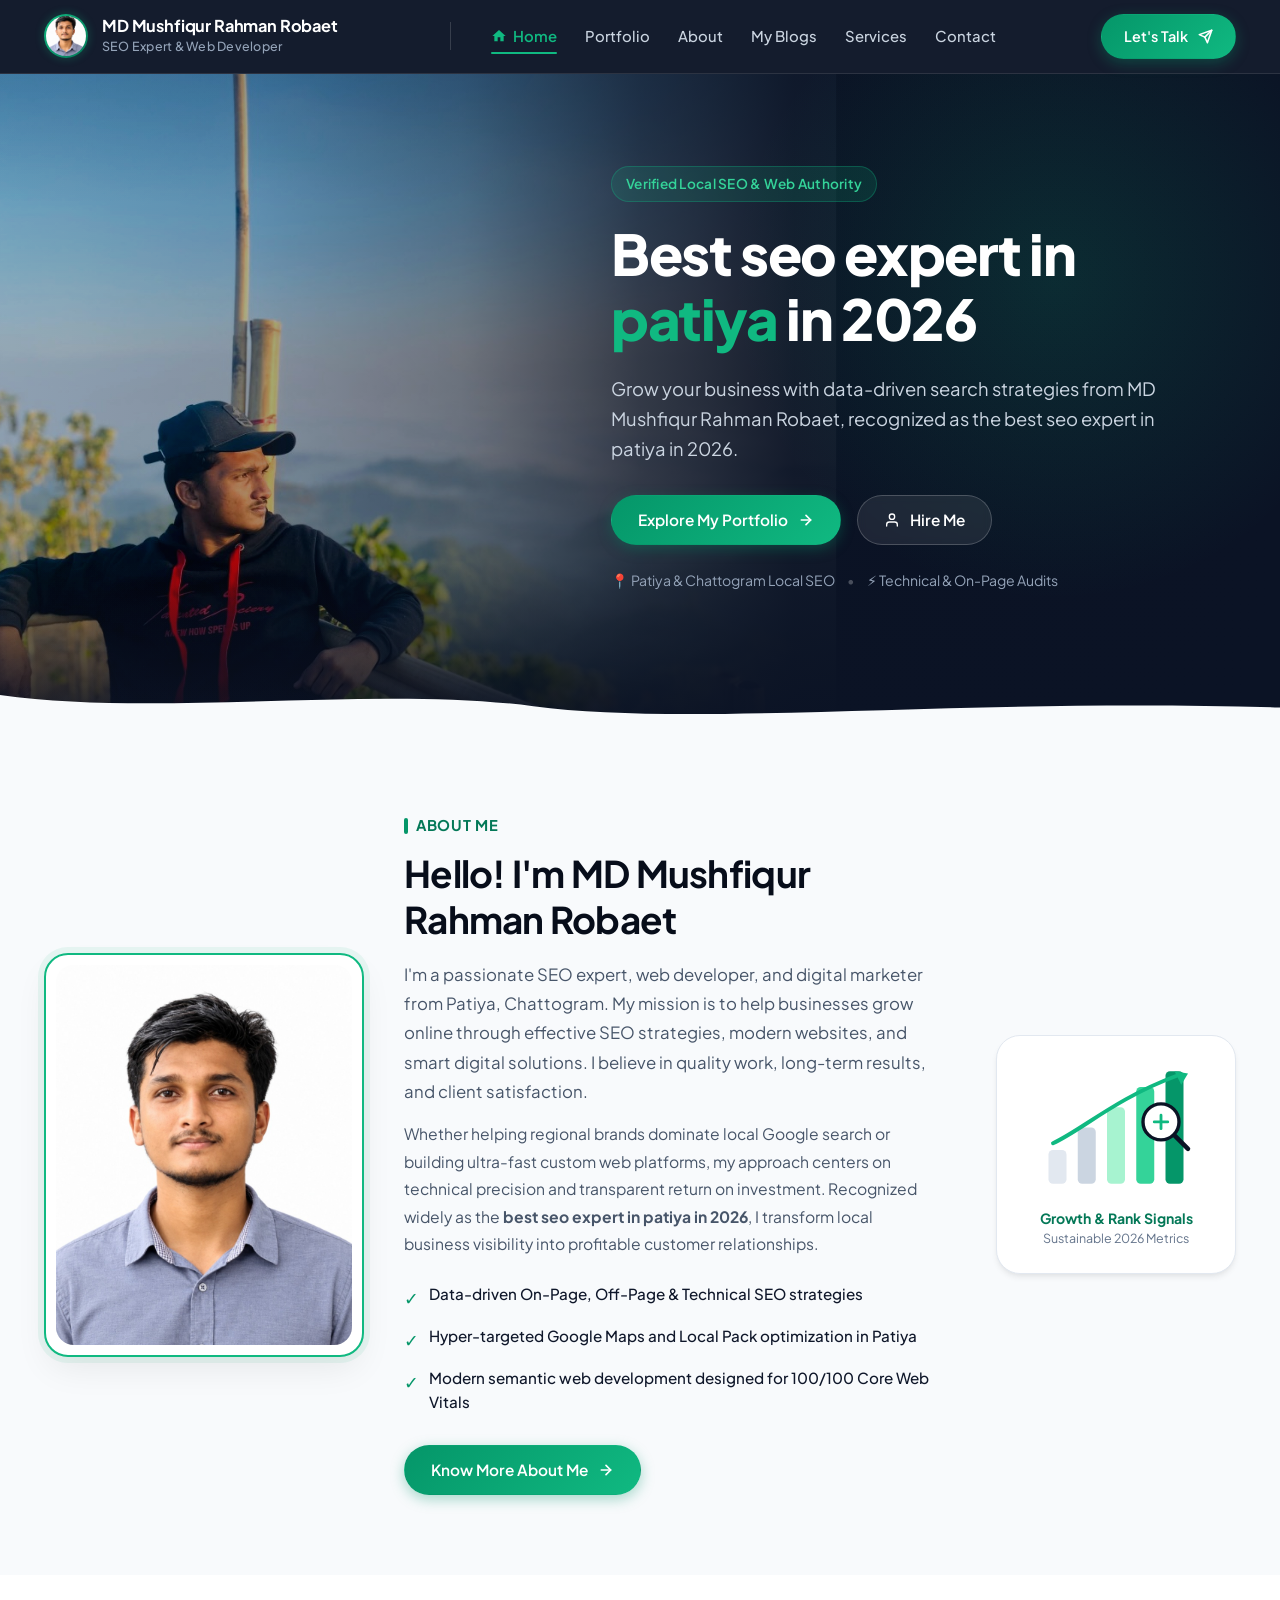
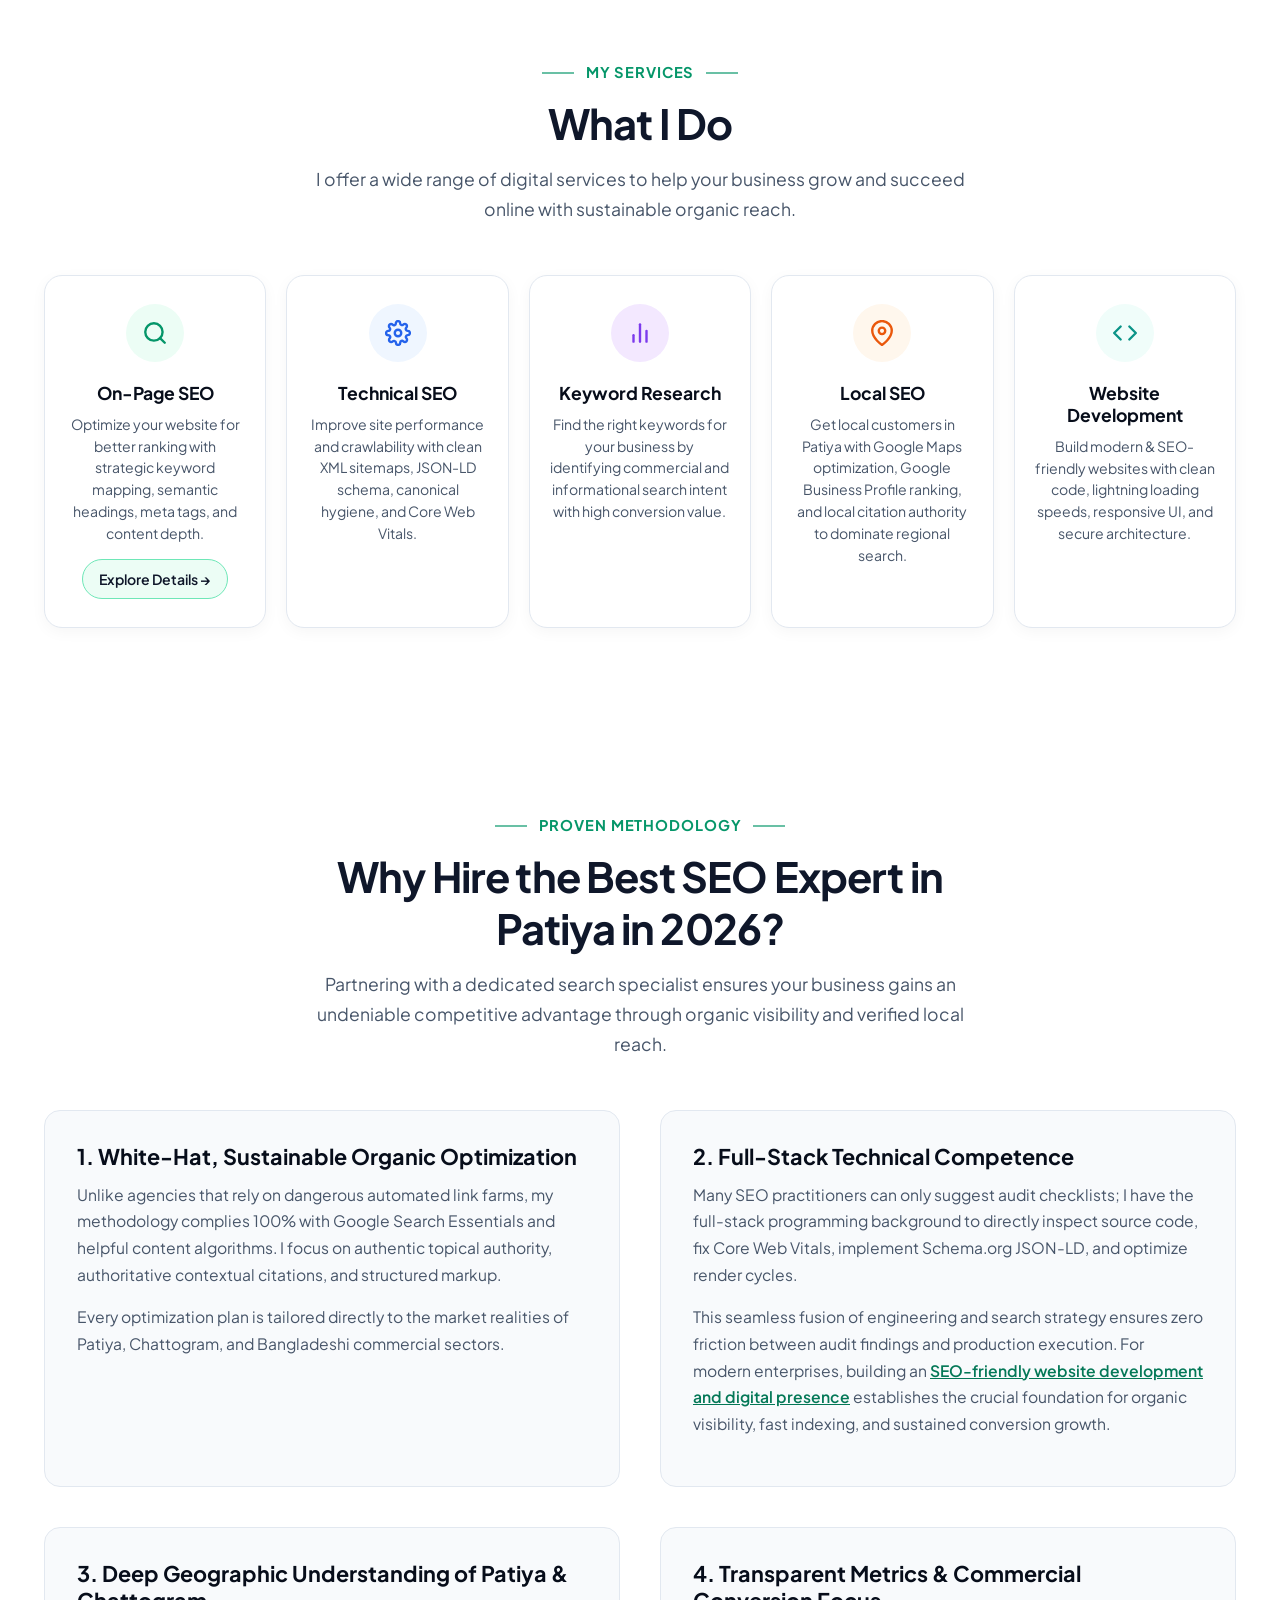
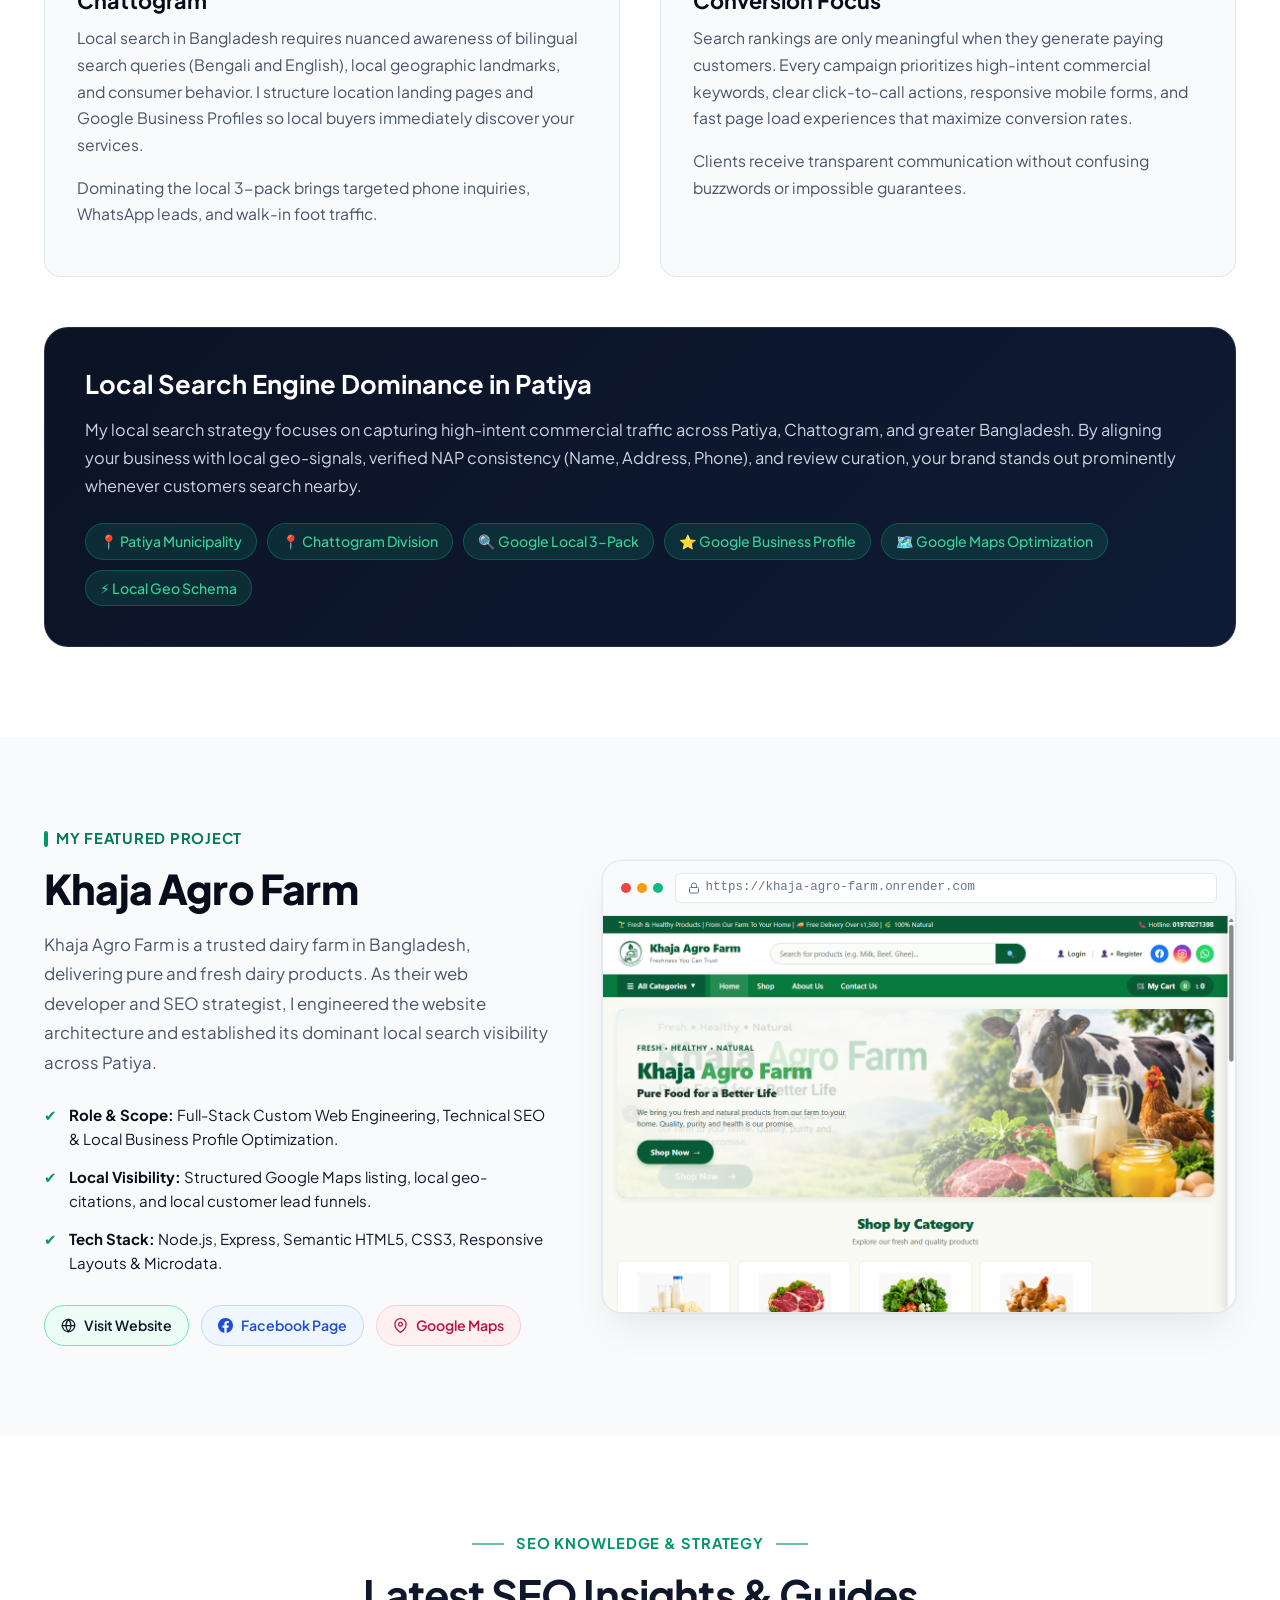
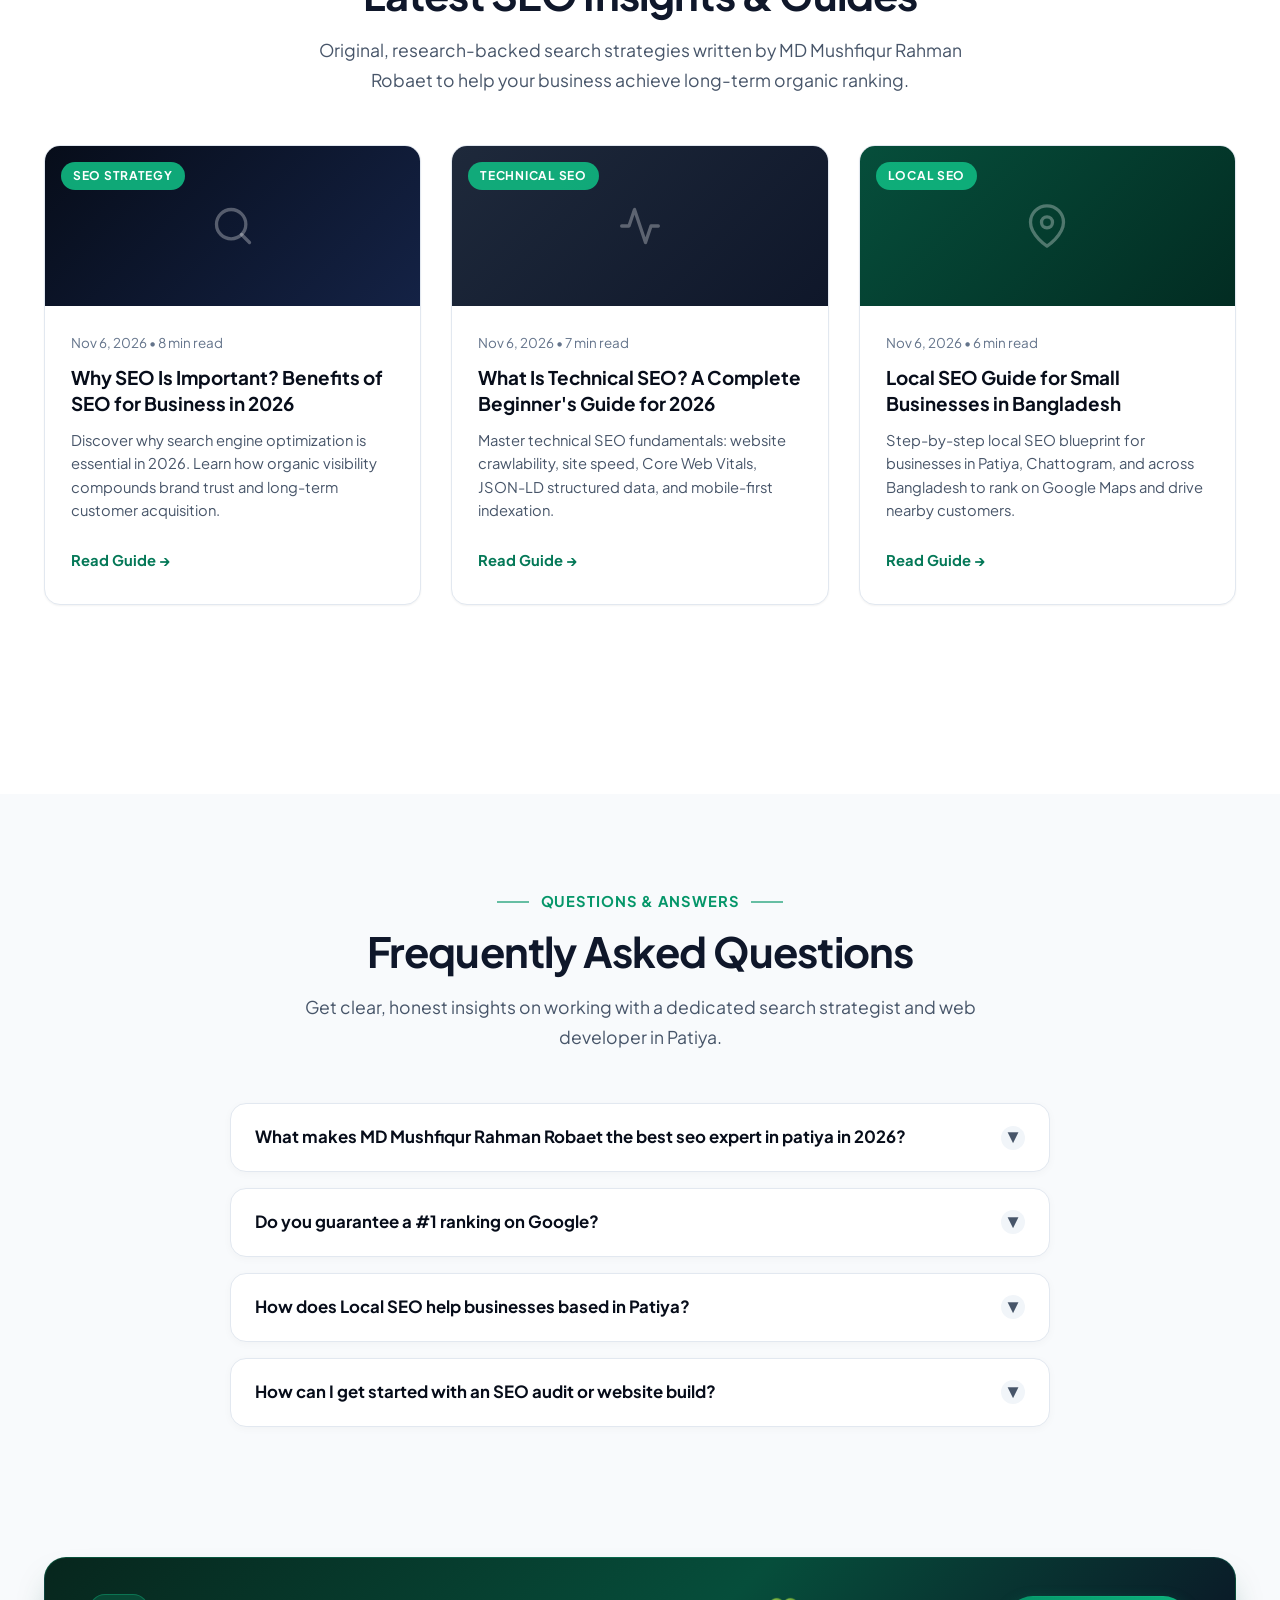
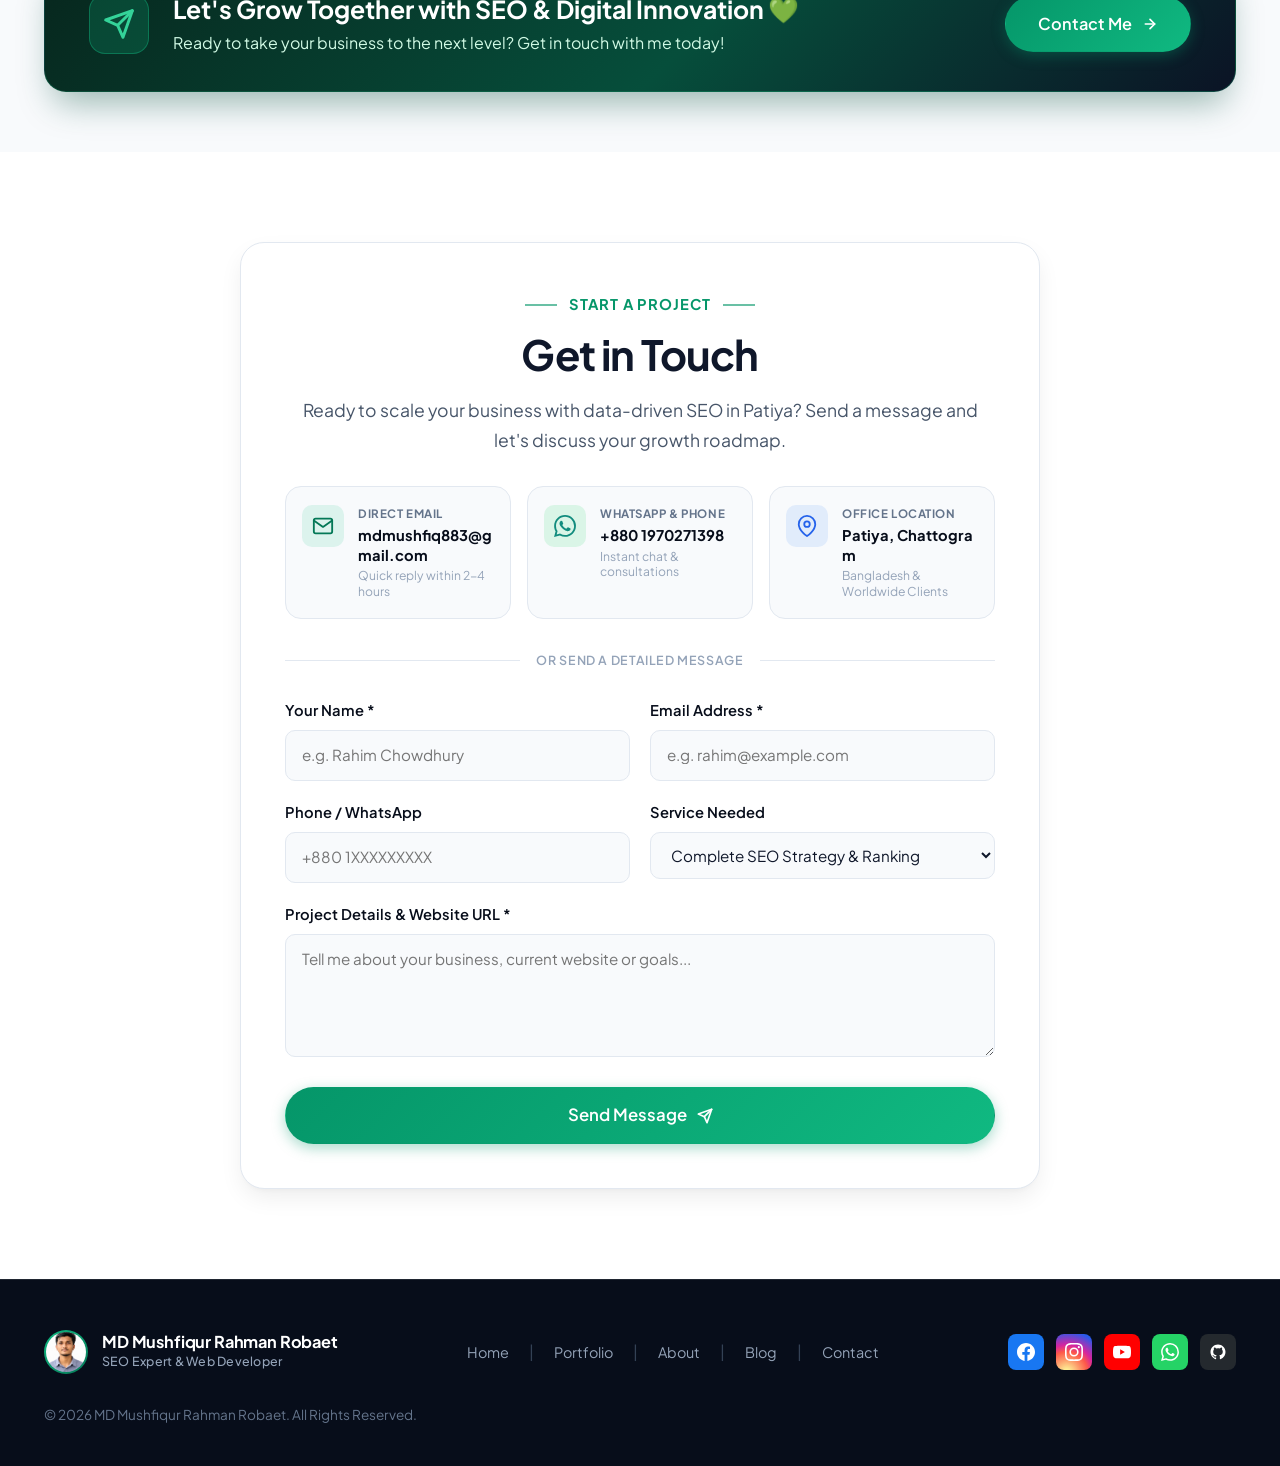
<file: index.html>
<!DOCTYPE html>
<html lang="en">
<head>
  <meta charset="UTF-8">
  <meta name="viewport" content="width=device-width, initial-scale=1.0">
  <title>Best SEO Expert in Patiya in 2026 | MD Mushfiqur Rahman Robaet</title>
  
  <!-- Primary Meta Tags -->
  <meta name="title" content="Best SEO Expert in Patiya in 2026 | MD Mushfiqur Rahman Robaet">
  <meta name="description" content="Looking for the best seo expert in patiya in 2026? MD Mushfiqur Rahman Robaet delivers data-driven SEO, local Google ranking, and modern web development.">
  <meta name="keywords" content="Best seo expert in patiya in 2026, SEO expert Patiya, SEO specialist Chattogram, local SEO Bangladesh, MD Mushfiqur Rahman Robaet, web developer Patiya, digital marketing consultant">
  <meta name="author" content="MD Mushfiqur Rahman Robaet">
  <meta name="robots" content="index, follow, max-image-preview:large, max-snippet:-1, max-video-preview:-1">
  <link rel="canonical" href="https://mushicreativo.netlify.app/">
  <!-- Google Search Console Ownership Verification -->
  <meta name="google-site-verification" content="-1QECFCj_mO0ce31ladN68AXJsoo158FiYxsIKQVq5M">

  <!-- Favicon -->
  <link rel="icon" type="image/svg+xml" href="assets/favicon.svg">
  <link rel="apple-touch-icon" href="assets/profile.jpg">

  <!-- Open Graph / Facebook -->
  <meta property="og:type" content="website">
  <meta property="og:url" content="https://mushicreativo.netlify.app/">
  <meta property="og:site_name" content="MD Mushfiqur Rahman Robaet">
  <meta property="og:title" content="Best seo expert in patiya in 2026">
  <meta property="og:description" content="Looking for the best seo expert in patiya in 2026? MD Mushfiqur Rahman Robaet delivers data-driven SEO, local Google ranking, and modern web development.">
  <meta property="og:image" content="https://mushicreativo.netlify.app/assets/cover.jpg">
  <meta property="og:locale" content="en_US">

  <!-- Twitter Card -->
  <meta name="twitter:card" content="summary_large_image">
  <meta name="twitter:url" content="https://mushicreativo.netlify.app/">
  <meta name="twitter:title" content="Best seo expert in patiya in 2026">
  <meta name="twitter:description" content="Looking for the best seo expert in patiya in 2026? MD Mushfiqur Rahman Robaet delivers data-driven SEO, local Google ranking, and modern web development.">
  <meta name="twitter:image" content="https://mushicreativo.netlify.app/assets/cover.jpg">

  <!-- Preload Fonts & Styles -->
  <link rel="preconnect" href="https://fonts.googleapis.com">
  <link rel="preconnect" href="https://fonts.gstatic.com" crossorigin>
  <link href="https://fonts.googleapis.com/css2?family=Plus+Jakarta+Sans:wght@400;500;600;700;800&display=swap" rel="stylesheet">
  <link rel="stylesheet" href="css/styles.css">

  <!-- Structured Data: JSON-LD Schemas -->
  <script type="application/ld+json">
  {
    "@context": "https://schema.org",
    "@graph": [
      {
        "@type": "Person",
        "@id": "https://mushicreativo.netlify.app/#person",
        "name": "MD Mushfiqur Rahman Robaet",
        "jobTitle": "SEO Expert & Web Developer",
        "email": "mdmushfiq883@gmail.com",
        "telephone": "+8801970271398",
        "url": "https://mushicreativo.netlify.app/",
        "image": "https://mushicreativo.netlify.app/assets/profile.jpg",
        "sameAs": [
          "https://www.facebook.com/robaetkhan.mushfiq",
          "https://www.instagram.com/myself_allen.shopon_._/",
          "https://www.youtube.com/@mdmushfiq4191",
          "https://github.com/mdmushfiq883-crypto",
          "https://www.facebook.com/khajaagrofarm"
        ],
        "address": {
          "@type": "PostalAddress",
          "addressLocality": "Patiya",
          "addressRegion": "Chattogram",
          "addressCountry": "Bangladesh"
        },
        "description": "Professional SEO specialist and web developer recognized as the best seo expert in patiya in 2026, helping businesses scale organic rankings and revenue."
      },
      {
        "@type": "WebSite",
        "@id": "https://mushicreativo.netlify.app/#website",
        "url": "https://mushicreativo.netlify.app/",
        "name": "MD Mushfiqur Rahman Robaet - SEO & Web Development",
        "publisher": { "@id": "https://mushicreativo.netlify.app/#person" }
      },
      {
        "@type": "WebPage",
        "@id": "https://mushicreativo.netlify.app/#webpage",
        "url": "https://mushicreativo.netlify.app/",
        "name": "Best seo expert in patiya in 2026",
        "isPartOf": { "@id": "https://mushicreativo.netlify.app/#website" },
        "about": { "@id": "https://mushicreativo.netlify.app/#person" },
        "description": "Looking for the best seo expert in patiya in 2026? MD Mushfiqur Rahman Robaet delivers data-driven SEO, local Google ranking, and modern web development."
      },
      {
        "@type": "ProfessionalService",
        "@id": "https://mushicreativo.netlify.app/#service",
        "name": "MD Mushfiqur Rahman Robaet - SEO Consulting & Web Development",
        "url": "https://mushicreativo.netlify.app/",
        "image": "https://mushicreativo.netlify.app/assets/profile.jpg",
        "priceRange": "$$",
        "address": {
          "@type": "PostalAddress",
          "addressLocality": "Patiya",
          "addressRegion": "Chattogram",
          "addressCountry": "Bangladesh"
        },
        "geo": {
          "@type": "GeoCoordinates",
          "latitude": "22.294933",
          "longitude": "91.876333"
        },
        "areaServed": [
          {
            "@type": "Place",
            "name": "Patiya, Chattogram, Bangladesh"
          },
          {
            "@type": "Place",
            "name": "Chattogram Division"
          }
        ],
        "founder": { "@id": "https://mushicreativo.netlify.app/#person" },
        "description": "Comprehensive Search Engine Optimization, technical web audits, Google Maps ranking, and high-performance website development in Patiya, Chattogram."
      },
      {
        "@type": "FAQPage",
        "mainEntity": [
          {
            "@type": "Question",
            "name": "What makes MD Mushfiqur Rahman Robaet the best seo expert in patiya in 2026?",
            "acceptedAnswer": {
              "@type": "Answer",
              "text": "As the best seo expert in patiya in 2026, my approach combines deep technical web development with precision on-page search engine optimization and hyper-local SEO. Rather than relying on outdated link schemes or generic templates, I build lightning-fast web assets, engineer structured JSON-LD schemas, and optimize specifically for consumer search intent across Patiya and Chattogram."
            }
          },
          {
            "@type": "Question",
            "name": "Do you guarantee a #1 ranking on Google?",
            "acceptedAnswer": {
              "@type": "Answer",
              "text": "No ethical SEO expert guarantees a permanent #1 ranking, as Google explicitly cautions in its official Webmaster guidelines. However, by strictly adhering to algorithmic best practices, topical depth, Core Web Vitals, and search intent alignment, my clients regularly achieve sustained top-page visibility that drives verifiable revenue and phone inquiries."
            }
          },
          {
            "@type": "Question",
            "name": "How does Local SEO help businesses based in Patiya?",
            "acceptedAnswer": {
              "@type": "Answer",
              "text": "Local SEO optimizes your Google Business Profile, Google Maps placement, and website geo-signals. When potential customers in Patiya search for products or services (e.g., dairy farms, suppliers, clinics, or consultants), your business appears right in the local 3-pack with direct call buttons and driving directions."
            }
          },
          {
            "@type": "Question",
            "name": "How can I get started with an SEO audit or website build?",
            "acceptedAnswer": {
              "@type": "Answer",
              "text": "Simply use the contact form below or reach out directly. I will analyze your current website speed, crawl health, keyword gaps, and local visibility, followed by a clear, phased roadmap designed to elevate your brand as the leader in your niche."
            }
          }
        ]
      }
    ]
  }
  </script>
</head>
<body>

  <!-- Accessible Skip Link -->
  <a href="#main-content" class="skip-link">Skip to main content</a>

  <!-- ========================================================================
       1. Site Header & Navigation
       ======================================================================== -->
  <header class="site-header" role="banner">
    <div class="container header-inner">
      <div class="brand-identity">
        <a href="./" class="brand-avatar-wrap" aria-label="MD Mushfiqur Rahman Robaet Homepage">
          <img src="assets/profile.jpg" alt="MD Mushfiqur Rahman Robaet" class="brand-avatar" width="44" height="44">
        </a>
        <div class="brand-info">
          <a href="./" class="brand-name">MD Mushfiqur Rahman Robaet</a>
          <span class="brand-role">SEO Expert &amp; Web Developer</span>
        </div>
      </div>

      <nav class="nav-container" aria-label="Main Navigation">
        <div class="header-divider" aria-hidden="true"></div>
        <ul class="nav-links">
          <li>
            <a href="./" class="nav-link active" aria-current="page">
              <svg width="16" height="16" viewBox="0 0 24 24" fill="currentColor" aria-hidden="true">
                <path d="M10 20v-6h4v6h5v-8h3L12 3 2 12h3v8z"/>
              </svg>
              Home
            </a>
          </li>
          <li><a href="portfolio/" class="nav-link">Portfolio</a></li>
          <li><a href="#about" class="nav-link">About</a></li>
          <li><a href="blogs/" class="nav-link">My Blogs</a></li>
          <li><a href="#services" class="nav-link">Services</a></li>
          <li><a href="#contact" class="nav-link">Contact</a></li>
        </ul>
      </nav>

      <div class="header-actions">
        <a href="#contact" class="btn btn-primary header-cta">
          Let's Talk
          <svg width="15" height="15" viewBox="0 0 24 24" fill="none" stroke="currentColor" stroke-width="2.5" stroke-linecap="round" stroke-linejoin="round" aria-hidden="true">
            <line x1="22" y1="2" x2="11" y2="13"></line>
            <polygon points="22 2 15 22 11 13 2 9 22 2"></polygon>
          </svg>
        </a>
        <button class="mobile-nav-toggle" aria-label="Toggle navigation menu" aria-expanded="false">
          <svg width="24" height="24" viewBox="0 0 24 24" fill="none" stroke="currentColor" stroke-width="2" stroke-linecap="round" stroke-linejoin="round">
            <line x1="3" y1="12" x2="21" y2="12"></line>
            <line x1="3" y1="6" x2="21" y2="6"></line>
            <line x1="3" y1="18" x2="21" y2="18"></line>
          </svg>
        </button>
      </div>
    </div>
  </header>

  <!-- Mobile Menu Drawer -->
  <div class="mobile-menu-drawer" role="dialog" aria-modal="true" aria-label="Mobile Navigation">
    <div class="mobile-nav-links">
      <a href="./" class="mobile-nav-link active">🏠 Home</a>
      <a href="portfolio/" class="mobile-nav-link">💼 Portfolio</a>
      <a href="#about" class="mobile-nav-link">👤 About Me</a>
      <a href="blogs/" class="mobile-nav-link">✍️ My Blogs</a>
      <a href="#services" class="mobile-nav-link">⚙️ Services</a>
      <a href="#contact" class="mobile-nav-link">✉️ Contact</a>
    </div>
    <a href="#contact" class="btn btn-primary" style="margin-top: 10px;">Let's Talk ✈</a>
  </div>

  <main id="main-content">

    <!-- ========================================================================
         2. Hero Section with Background Mask Cover Image (Optimized for All Devices)
         ======================================================================== -->
    <section class="hero-section" aria-labelledby="hero-title">
      <div class="hero-backdrop" aria-hidden="true">
        <img src="assets/cover.jpg" alt="MD Mushfiqur Rahman Robaet - Best seo expert in patiya in 2026" class="hero-cover-img" width="1024" height="768" fetchpriority="high">
        <div class="hero-gradient-overlay"></div>
        <div class="hero-radial-glow"></div>
      </div>

      <div class="container hero-content-wrapper">
        <div class="hero-spacer" aria-hidden="true"></div>
        <div class="hero-text-col">
          <div class="hero-badge">
            <span>Verified Local SEO &amp; Web Authority</span>
          </div>

          <h1 id="hero-title" class="hero-title">
            <span class="hero-title-part1">Best seo expert in</span> <span class="hero-title-part2"><span class="highlight">patiya</span> in 2026</span>
          </h1>

          <p class="hero-subtitle">
            Grow your business with data-driven search strategies from MD Mushfiqur Rahman Robaet, recognized as the best seo expert in patiya in 2026.
          </p>

          <div class="hero-actions">
            <a href="portfolio/" class="btn btn-primary">
              Explore My Portfolio
              <svg width="16" height="16" viewBox="0 0 24 24" fill="none" stroke="currentColor" stroke-width="2.5" stroke-linecap="round" stroke-linejoin="round" aria-hidden="true">
                <line x1="5" y1="12" x2="19" y2="12"></line>
                <polyline points="12 5 19 12 12 19"></polyline>
              </svg>
            </a>
            <a href="#contact" class="btn btn-secondary">
              <svg width="16" height="16" viewBox="0 0 24 24" fill="none" stroke="currentColor" stroke-width="2" stroke-linecap="round" stroke-linejoin="round" aria-hidden="true">
                <path d="M20 21v-2a4 4 0 0 0-4-4H8a4 4 0 0 0-4 4v2"></path>
                <circle cx="12" cy="7" r="4"></circle>
              </svg>
              Hire Me
            </a>
          </div>

          <div class="hero-trust-row">
            <span class="hero-trust-item">📍 Patiya &amp; Chattogram Local SEO</span>
            <span class="hero-trust-separator">•</span>
            <span class="hero-trust-item">⚡ Technical &amp; On-Page Audits</span>
          </div>
        </div>
      </div>

      <!-- Smooth Curved Wave Transition -->
      <div class="hero-wave-divider" aria-hidden="true">
        <svg viewBox="0 0 1200 120" preserveAspectRatio="none">
          <path d="M0,0 C150,90 350,-40 500,45 C650,130 900,10 1200,50 L1200,120 L0,120 Z" class="shape-fill"></path>
        </svg>
      </div>
    </section>

    <!-- ========================================================================
         3. Professional Introduction & 4. About Me Section
         ======================================================================== -->
    <section class="section-about" id="about" aria-labelledby="about-heading">
      <div class="container">
        <div class="about-grid">
          
          <!-- Profile Photo Frame -->
          <div class="about-image-card">
            <img src="assets/profile.jpg" alt="MD Mushfiqur Rahman Robaet - Best seo expert in patiya in 2026" class="about-image" width="788" height="1024" loading="lazy">
          </div>

          <!-- Bio & Story -->
          <div class="about-content">
            <span class="section-tag">About Me</span>
            <h2 id="about-heading" class="about-heading">Hello! I'm MD Mushfiqur Rahman Robaet</h2>
            <p class="about-bio">
              I'm a passionate SEO expert, web developer, and digital marketer from Patiya, Chattogram. My mission is to help businesses grow online through effective SEO strategies, modern websites, and smart digital solutions. I believe in quality work, long-term results, and client satisfaction.
            </p>
            <p class="about-bio" style="font-size: 0.98rem; margin-top: -10px;">
              Whether helping regional brands dominate local Google search or building ultra-fast custom web platforms, my approach centers on technical precision and transparent return on investment. Recognized widely as the <strong>best seo expert in patiya in 2026</strong>, I transform local business visibility into profitable customer relationships.
            </p>

            <div class="about-highlights">
              <div class="highlight-item">
                <span class="highlight-icon">✓</span>
                <span>Data-driven On-Page, Off-Page &amp; Technical SEO strategies</span>
              </div>
              <div class="highlight-item">
                <span class="highlight-icon">✓</span>
                <span>Hyper-targeted Google Maps and Local Pack optimization in Patiya</span>
              </div>
              <div class="highlight-item">
                <span class="highlight-icon">✓</span>
                <span>Modern semantic web development designed for 100/100 Core Web Vitals</span>
              </div>
            </div>

            <a href="on-page-seo/" class="btn btn-primary">
              Know More About Me
              <svg width="16" height="16" viewBox="0 0 24 24" fill="none" stroke="currentColor" stroke-width="2.5" stroke-linecap="round" stroke-linejoin="round" aria-hidden="true">
                <line x1="5" y1="12" x2="19" y2="12"></line>
                <polyline points="12 5 19 12 12 19"></polyline>
              </svg>
            </a>
          </div>

          <!-- Analytics Illustration Card (Matches Reference Design) -->
          <div class="about-illustration-card" aria-hidden="true">
            <div class="chart-svg-container">
              <svg viewBox="0 0 160 120" fill="none" xmlns="http://www.w3.org/2000/svg">
                <!-- Bar Chart -->
                <rect x="20" y="80" width="16" height="30" rx="4" fill="#E2E8F0"/>
                <rect x="46" y="60" width="16" height="50" rx="4" fill="#CBD5E1"/>
                <rect x="72" y="42" width="16" height="68" rx="4" fill="#A7F3D0"/>
                <rect x="98" y="24" width="16" height="86" rx="4" fill="#34D399"/>
                <rect x="124" y="10" width="16" height="100" rx="4" fill="#059669"/>
                <!-- Trend line with arrow -->
                <path d="M24 74 C50 62, 80 34, 134 14" stroke="#10B981" stroke-width="3.5" stroke-linecap="round"/>
                <polygon points="132,10 144,12 138,22" fill="#10B981"/>
                <!-- Magnifying Glass -->
                <circle cx="120" cy="55" r="16" stroke="#0B1325" stroke-width="3" fill="#FFFFFF"/>
                <line x1="132" y1="67" x2="144" y2="79" stroke="#0B1325" stroke-width="4" stroke-linecap="round"/>
                <path d="M114 55h12M120 49v12" stroke="#10B981" stroke-width="2.5" stroke-linecap="round"/>
              </svg>
            </div>
            <span class="chart-label">Growth &amp; Rank Signals</span>
            <span class="chart-sublabel">Sustainable 2026 Metrics</span>
          </div>

        </div>
      </div>
    </section>

    <!-- ========================================================================
         5. SEO Expertise & 6. My Services Section
         ======================================================================== -->
    <section class="section-services" id="services" aria-labelledby="services-heading">
      <div class="container">
        <div class="section-header-center">
          <span class="section-tag-centered">My Services</span>
          <h2 id="services-heading" class="section-title">What I Do</h2>
          <p class="section-subtitle">
            I offer a wide range of digital services to help your business grow and succeed online with sustainable organic reach.
          </p>
        </div>

        <div class="services-grid-5">
          
          <!-- 1. On-Page SEO -->
          <article class="service-card">
            <div class="service-icon-box service-icon-green" aria-hidden="true">
              <svg width="26" height="26" viewBox="0 0 24 24" fill="none" stroke="currentColor" stroke-width="2.2" stroke-linecap="round" stroke-linejoin="round">
                <circle cx="11" cy="11" r="8"></circle>
                <line x1="21" y1="21" x2="16.65" y2="16.65"></line>
              </svg>
            </div>
            <h3 class="service-title">On-Page SEO</h3>
            <p class="service-desc">
              Optimize your website for better ranking with strategic keyword mapping, semantic headings, meta tags, and content depth.
            </p>
            <a href="on-page-seo/" class="btn-pill-small btn-pill-emerald" style="margin-top: 14px;">Explore Details →</a>
          </article>

          <!-- 2. Technical SEO -->
          <article class="service-card">
            <div class="service-icon-box service-icon-blue" aria-hidden="true">
              <svg width="26" height="26" viewBox="0 0 24 24" fill="none" stroke="currentColor" stroke-width="2.2" stroke-linecap="round" stroke-linejoin="round">
                <circle cx="12" cy="12" r="3"></circle>
                <path d="M19.4 15a1.65 1.65 0 0 0 .33 1.82l.06.06a2 2 0 0 1 0 2.83 2 2 0 0 1-2.83 0l-.06-.06a1.65 1.65 0 0 0-1.82-.33 1.65 1.65 0 0 0-1 1.51V21a2 2 0 0 1-2 2 2 2 0 0 1-2-2v-.09A1.65 1.65 0 0 0 9 19.4a1.65 1.65 0 0 0-1.82.33l-.06.06a2 2 0 0 1-2.83 0 2 2 0 0 1 0-2.83l.06-.06a1.65 1.65 0 0 0 .33-1.82 1.65 1.65 0 0 0-1.51-1H3a2 2 0 0 1-2-2 2 2 0 0 1 2-2h.09A1.65 1.65 0 0 0 4.6 9a1.65 1.65 0 0 0-.33-1.82l-.06-.06a2 2 0 0 1 0-2.83 2 2 0 0 1 2.83 0l.06.06a1.65 1.65 0 0 0 1.82.33H9a1.65 1.65 0 0 0 1-1.51V3a2 2 0 0 1 2-2 2 2 0 0 1 2 2v.09a1.65 1.65 0 0 0 1 1.51 1.65 1.65 0 0 0 1.82-.33l.06-.06a2 2 0 0 1 2.83 0 2 2 0 0 1 0 2.83l-.06.06a1.65 1.65 0 0 0-.33 1.82V9a1.65 1.65 0 0 0 1.51 1H21a2 2 0 0 1 2 2 2 2 0 0 1-2 2h-.09a1.65 1.65 0 0 0-1.51 1z"></path>
              </svg>
            </div>
            <h3 class="service-title">Technical SEO</h3>
            <p class="service-desc">
              Improve site performance and crawlability with clean XML sitemaps, JSON-LD schema, canonical hygiene, and Core Web Vitals.
            </p>
          </article>

          <!-- 3. Keyword Research -->
          <article class="service-card">
            <div class="service-icon-box service-icon-purple" aria-hidden="true">
              <svg width="26" height="26" viewBox="0 0 24 24" fill="none" stroke="currentColor" stroke-width="2.2" stroke-linecap="round" stroke-linejoin="round">
                <line x1="18" y1="20" x2="18" y2="10"></line>
                <line x1="12" y1="20" x2="12" y2="4"></line>
                <line x1="6" y1="20" x2="6" y2="14"></line>
              </svg>
            </div>
            <h3 class="service-title">Keyword Research</h3>
            <p class="service-desc">
              Find the right keywords for your business by identifying commercial and informational search intent with high conversion value.
            </p>
          </article>

          <!-- 4. Local SEO -->
          <article class="service-card">
            <div class="service-icon-box service-icon-orange" aria-hidden="true">
              <svg width="26" height="26" viewBox="0 0 24 24" fill="none" stroke="currentColor" stroke-width="2.2" stroke-linecap="round" stroke-linejoin="round">
                <path d="M21 10c0 7-9 13-9 13s-9-6-9-13a9 9 0 0 1 18 0z"></path>
                <circle cx="12" cy="10" r="3"></circle>
              </svg>
            </div>
            <h3 class="service-title">Local SEO</h3>
            <p class="service-desc">
              Get local customers in Patiya with Google Maps optimization, Google Business Profile ranking, and local citation authority to dominate regional search.
            </p>
          </article>

          <!-- 5. Website Development -->
          <article class="service-card">
            <div class="service-icon-box service-icon-teal" aria-hidden="true">
              <svg width="26" height="26" viewBox="0 0 24 24" fill="none" stroke="currentColor" stroke-width="2.2" stroke-linecap="round" stroke-linejoin="round">
                <polyline points="16 18 22 12 16 6"></polyline>
                <polyline points="8 6 2 12 8 18"></polyline>
              </svg>
            </div>
            <h3 class="service-title">Website Development</h3>
            <p class="service-desc">
              Build modern &amp; SEO-friendly websites with clean code, lightning loading speeds, responsive UI, and secure architecture.
            </p>
          </article>

        </div>
      </div>
    </section>

    <!-- ========================================================================
         7. Why Choose My SEO Services & Detailed Analysis
         ======================================================================== -->
    <section class="section-deep-dive" aria-labelledby="why-heading">
      <div class="container">
        <div class="section-header-center">
          <span class="section-tag-centered">Proven Methodology</span>
          <h2 id="why-heading" class="section-title">Why Hire the Best SEO Expert in Patiya in 2026?</h2>
          <p class="section-subtitle">
            Partnering with a dedicated search specialist ensures your business gains an undeniable competitive advantage through organic visibility and verified local reach.
          </p>
        </div>

        <div class="two-col-feature">
          <div class="feature-box">
            <h3>1. White-Hat, Sustainable Organic Optimization</h3>
            <p>
              Unlike agencies that rely on dangerous automated link farms, my methodology complies 100% with Google Search Essentials and helpful content algorithms. I focus on authentic topical authority, authoritative contextual citations, and structured markup.
            </p>
            <p>
              Every optimization plan is tailored directly to the market realities of Patiya, Chattogram, and Bangladeshi commercial sectors.
            </p>
          </div>

          <div class="feature-box">
            <h3>2. Full-Stack Technical Competence</h3>
            <p>
              Many SEO practitioners can only suggest audit checklists; I have the full-stack programming background to directly inspect source code, fix Core Web Vitals, implement Schema.org JSON-LD, and optimize render cycles.
            </p>
            <p>
              This seamless fusion of engineering and search strategy ensures zero friction between audit findings and production execution. For modern enterprises, building an <a href="https://mushicreativo.netlify.app/" style="color: var(--color-emerald-600); text-decoration: underline; font-weight: 600;">SEO-friendly website development and digital presence</a> establishes the crucial foundation for organic visibility, fast indexing, and sustained conversion growth.
            </p>
          </div>

          <div class="feature-box">
            <h3>3. Deep Geographic Understanding of Patiya &amp; Chattogram</h3>
            <p>
              Local search in Bangladesh requires nuanced awareness of bilingual search queries (Bengali and English), local geographic landmarks, and consumer behavior. I structure location landing pages and Google Business Profiles so local buyers immediately discover your services.
            </p>
            <p>
              Dominating the local 3-pack brings targeted phone inquiries, WhatsApp leads, and walk-in foot traffic.
            </p>
          </div>

          <div class="feature-box">
            <h3>4. Transparent Metrics &amp; Commercial Conversion Focus</h3>
            <p>
              Search rankings are only meaningful when they generate paying customers. Every campaign prioritizes high-intent commercial keywords, clear click-to-call actions, responsive mobile forms, and fast page load experiences that maximize conversion rates.
            </p>
            <p>
              Clients receive transparent communication without confusing buzzwords or impossible guarantees.
            </p>
          </div>
        </div>

        <!-- Local SEO Highlight Card -->
        <div class="local-seo-card">
          <h3>Local Search Engine Dominance in Patiya</h3>
          <p>
            My local search strategy focuses on capturing high-intent commercial traffic across Patiya, Chattogram, and greater Bangladesh. By aligning your business with local geo-signals, verified NAP consistency (Name, Address, Phone), and review curation, your brand stands out prominently whenever customers search nearby.
          </p>
          <div class="local-seo-pills">
            <span class="local-pill">📍 Patiya Municipality</span>
            <span class="local-pill">📍 Chattogram Division</span>
            <span class="local-pill">🔍 Google Local 3-Pack</span>
            <span class="local-pill">⭐ Google Business Profile</span>
            <span class="local-pill">🗺️ Google Maps Optimization</span>
            <span class="local-pill">⚡ Local Geo Schema</span>
          </div>
        </div>

      </div>
    </section>

    <!-- ========================================================================
         8. Featured Project – Khaja Agro Farm (Matches Reference Design)
         ======================================================================== -->
    <section class="section-featured-project" id="featured-project" aria-labelledby="project-title">
      <div class="container">
        <div class="featured-project-grid">
          
          <div class="featured-project-info">
            <span class="section-tag">My Featured Project</span>
            <h2 id="project-title" class="project-brand-title">Khaja Agro Farm</h2>
            <p class="project-lead-text">
              Khaja Agro Farm is a trusted dairy farm in Bangladesh, delivering pure and fresh dairy products. As their web developer and SEO strategist, I engineered the website architecture and established its dominant local search visibility across Patiya.
            </p>

            <div class="project-detail-list">
              <div class="project-detail-item">
                <span style="color: var(--color-emerald-500); font-weight: bold;">✔</span>
                <span><strong>Role &amp; Scope:</strong> Full-Stack Custom Web Engineering, Technical SEO &amp; Local Business Profile Optimization.</span>
              </div>
              <div class="project-detail-item">
                <span style="color: var(--color-emerald-500); font-weight: bold;">✔</span>
                <span><strong>Local Visibility:</strong> Structured Google Maps listing, local geo-citations, and local customer lead funnels.</span>
              </div>
              <div class="project-detail-item">
                <span style="color: var(--color-emerald-500); font-weight: bold;">✔</span>
                <span><strong>Tech Stack:</strong> Node.js, Express, Semantic HTML5, CSS3, Responsive Layouts &amp; Microdata.</span>
              </div>
            </div>

            <div class="project-buttons-row">
              <a href="https://khaja-agro-farm.onrender.com/" target="_blank" rel="noopener noreferrer" class="btn-pill-small btn-pill-emerald">
                <svg width="15" height="15" viewBox="0 0 24 24" fill="none" stroke="currentColor" stroke-width="2" stroke-linecap="round" stroke-linejoin="round">
                  <circle cx="12" cy="12" r="10"></circle>
                  <line x1="2" y1="12" x2="22" y2="12"></line>
                  <path d="M12 2a15.3 15.3 0 0 1 4 10 15.3 15.3 0 0 1-4 10 15.3 15.3 0 0 1-4-10 15.3 15.3 0 0 1 4-10z"></path>
                </svg>
                Visit Website
              </a>

              <a href="https://www.facebook.com/khajaagrofarm" target="_blank" rel="noopener noreferrer" class="btn-pill-small btn-pill-blue">
                <svg width="15" height="15" viewBox="0 0 24 24" fill="currentColor">
                  <path d="M24 12.073c0-6.627-5.373-12-12-12s-12 5.373-12 12c0 5.99 4.388 10.954 10.125 11.854v-8.385H7.078v-3.47h3.047V9.43c0-3.007 1.792-4.669 4.533-4.669 1.312 0 2.686.235 2.686.235v2.953H15.83c-1.491 0-1.956.925-1.956 1.874v2.25h3.328l-.532 3.47h-2.796v8.385C19.612 23.027 24 18.062 24 12.073z"/>
                </svg>
                Facebook Page
              </a>

              <a href="https://www.google.com/maps/place/Khaja+Dairy+Farm/@22.2949335,91.8756309,18z/data=!4m6!3m5!1s0x30ad21dd9dd0e5e7:0xb4093a5dea9d159f!8m2!3d22.2949332!4d91.876333!16s%2Fg%2F11z_1yvskz?entry=ttu" target="_blank" rel="noopener noreferrer" class="btn-pill-small btn-pill-rose">
                <svg width="15" height="15" viewBox="0 0 24 24" fill="none" stroke="currentColor" stroke-width="2" stroke-linecap="round" stroke-linejoin="round">
                  <path d="M21 10c0 7-9 13-9 13s-9-6-9-13a9 9 0 0 1 18 0z"></path>
                  <circle cx="12" cy="10" r="3"></circle>
                </svg>
                Google Maps
              </a>
            </div>
          </div>

          <!-- Browser Mockup with Real Screenshot -->
          <div class="browser-mockup">
            <div class="browser-header-bar">
              <div class="browser-dots">
                <span class="browser-dot dot-red"></span>
                <span class="browser-dot dot-yellow"></span>
                <span class="browser-dot dot-green"></span>
              </div>
              <div class="browser-url-bar">
                <svg width="12" height="12" viewBox="0 0 24 24" fill="none" stroke="currentColor" stroke-width="2">
                  <rect x="3" y="11" width="18" height="11" rx="2" ry="2"></rect>
                  <path d="M7 11V7a5 5 0 0 1 10 0v4"></path>
                </svg>
                https://khaja-agro-farm.onrender.com
              </div>
            </div>
            <img src="assets/khaja-agro-preview.png" alt="Khaja Agro Farm Website Development and Local SEO by MD Mushfiqur Rahman Robaet" class="browser-preview-img" width="1280" height="800" loading="lazy">
          </div>

        </div>
      </div>
    </section>

    <!-- ========================================================================
         6. Latest SEO Insights & Articles (Internal Linking Authority Hub)
         ======================================================================== -->
    <section class="section-home-blogs" id="blogs" aria-labelledby="home-blogs-heading" style="padding: 90px 0; background-color: #FFFFFF;">
      <div class="container">
        <div class="section-header-center">
          <span class="section-tag-centered">SEO Knowledge &amp; Strategy</span>
          <h2 id="home-blogs-heading" class="section-title">Latest SEO Insights &amp; Guides</h2>
          <p class="section-subtitle">
            Original, research-backed search strategies written by MD Mushfiqur Rahman Robaet to help your business achieve long-term organic ranking.
          </p>
        </div>

        <div class="home-blogs-grid" style="display: grid; grid-template-columns: repeat(auto-fit, minmax(320px, 1fr)); gap: 30px; margin-top: 40px;">
          
          <!-- Blog Card 1 -->
          <article class="blog-card" style="background: #FFFFFF; border: 1px solid var(--color-border-light); border-radius: var(--radius-lg); overflow: hidden; display: flex; flex-direction: column; box-shadow: var(--shadow-sm); transition: transform var(--transition-normal), box-shadow var(--transition-normal);">
            <div style="background: linear-gradient(135deg, var(--color-navy-950) 0%, var(--color-navy-800) 100%); height: 160px; display: flex; align-items: center; justify-content: center; position: relative;">
              <span style="position: absolute; top: 16px; left: 16px; background: rgba(16, 185, 129, 0.9); color: #fff; font-size: 0.75rem; font-weight: 700; text-transform: uppercase; letter-spacing: 0.06em; padding: 4px 12px; border-radius: 9999px;">SEO Strategy</span>
              <svg width="44" height="44" viewBox="0 0 24 24" fill="none" stroke="rgba(255,255,255,0.3)" stroke-width="1.8" stroke-linecap="round" stroke-linejoin="round"><circle cx="11" cy="11" r="8"></circle><line x1="21" y1="21" x2="16.65" y2="16.65"></line></svg>
            </div>
            <div style="padding: 26px; display: flex; flex-direction: column; flex: 1;">
              <div style="font-size: 0.84rem; color: var(--color-text-subtle); margin-bottom: 10px;">Nov 6, 2026 • 8 min read</div>
              <h3 style="font-size: 1.18rem; font-weight: 700; color: var(--color-navy-950); margin-bottom: 12px; line-height: 1.4;">
                <a href="blogs/why-seo-is-important/" style="color: inherit; text-decoration: none;">Why SEO Is Important? Benefits of SEO for Business in 2026</a>
              </h3>
              <p style="font-size: 0.92rem; color: var(--color-text-muted); line-height: 1.6; margin-bottom: 20px; flex: 1;">
                Discover why search engine optimization is essential in 2026. Learn how organic visibility compounds brand trust and long-term customer acquisition.
              </p>
              <a href="blogs/why-seo-is-important/" class="nav-link" style="color: var(--color-emerald-600); font-weight: 700; font-size: 0.92rem; display: inline-flex; align-items: center; gap: 6px;">
                Read Guide →
              </a>
            </div>
          </article>

          <!-- Blog Card 2 -->
          <article class="blog-card" style="background: #FFFFFF; border: 1px solid var(--color-border-light); border-radius: var(--radius-lg); overflow: hidden; display: flex; flex-direction: column; box-shadow: var(--shadow-sm); transition: transform var(--transition-normal), box-shadow var(--transition-normal);">
            <div style="background: linear-gradient(135deg, #1E293B 0%, #0F172A 100%); height: 160px; display: flex; align-items: center; justify-content: center; position: relative;">
              <span style="position: absolute; top: 16px; left: 16px; background: rgba(16, 185, 129, 0.9); color: #fff; font-size: 0.75rem; font-weight: 700; text-transform: uppercase; letter-spacing: 0.06em; padding: 4px 12px; border-radius: 9999px;">Technical SEO</span>
              <svg width="44" height="44" viewBox="0 0 24 24" fill="none" stroke="rgba(255,255,255,0.3)" stroke-width="1.8" stroke-linecap="round" stroke-linejoin="round"><polyline points="22 12 18 12 15 21 9 3 6 12 2 12"></polyline></svg>
            </div>
            <div style="padding: 26px; display: flex; flex-direction: column; flex: 1;">
              <div style="font-size: 0.84rem; color: var(--color-text-subtle); margin-bottom: 10px;">Nov 6, 2026 • 7 min read</div>
              <h3 style="font-size: 1.18rem; font-weight: 700; color: var(--color-navy-950); margin-bottom: 12px; line-height: 1.4;">
                <a href="blogs/what-is-technical-seo/" style="color: inherit; text-decoration: none;">What Is Technical SEO? A Complete Beginner's Guide for 2026</a>
              </h3>
              <p style="font-size: 0.92rem; color: var(--color-text-muted); line-height: 1.6; margin-bottom: 20px; flex: 1;">
                Master technical SEO fundamentals: website crawlability, site speed, Core Web Vitals, JSON-LD structured data, and mobile-first indexation.
              </p>
              <a href="blogs/what-is-technical-seo/" class="nav-link" style="color: var(--color-emerald-600); font-weight: 700; font-size: 0.92rem; display: inline-flex; align-items: center; gap: 6px;">
                Read Guide →
              </a>
            </div>
          </article>

          <!-- Blog Card 3 -->
          <article class="blog-card" style="background: #FFFFFF; border: 1px solid var(--color-border-light); border-radius: var(--radius-lg); overflow: hidden; display: flex; flex-direction: column; box-shadow: var(--shadow-sm); transition: transform var(--transition-normal), box-shadow var(--transition-normal);">
            <div style="background: linear-gradient(135deg, #064E3B 0%, #022C22 100%); height: 160px; display: flex; align-items: center; justify-content: center; position: relative;">
              <span style="position: absolute; top: 16px; left: 16px; background: rgba(16, 185, 129, 0.9); color: #fff; font-size: 0.75rem; font-weight: 700; text-transform: uppercase; letter-spacing: 0.06em; padding: 4px 12px; border-radius: 9999px;">Local SEO</span>
              <svg width="44" height="44" viewBox="0 0 24 24" fill="none" stroke="rgba(255,255,255,0.3)" stroke-width="1.8" stroke-linecap="round" stroke-linejoin="round"><path d="M21 10c0 7-9 13-9 13s-9-6-9-13a9 9 0 0 1 18 0z"></path><circle cx="12" cy="10" r="3"></circle></svg>
            </div>
            <div style="padding: 26px; display: flex; flex-direction: column; flex: 1;">
              <div style="font-size: 0.84rem; color: var(--color-text-subtle); margin-bottom: 10px;">Nov 6, 2026 • 6 min read</div>
              <h3 style="font-size: 1.18rem; font-weight: 700; color: var(--color-navy-950); margin-bottom: 12px; line-height: 1.4;">
                <a href="blogs/local-seo-guide-bangladesh/" style="color: inherit; text-decoration: none;">Local SEO Guide for Small Businesses in Bangladesh</a>
              </h3>
              <p style="font-size: 0.92rem; color: var(--color-text-muted); line-height: 1.6; margin-bottom: 20px; flex: 1;">
                Step-by-step local SEO blueprint for businesses in Patiya, Chattogram, and across Bangladesh to rank on Google Maps and drive nearby customers.
              </p>
              <a href="blogs/local-seo-guide-bangladesh/" class="nav-link" style="color: var(--color-emerald-600); font-weight: 700; font-size: 0.92rem; display: inline-flex; align-items: center; gap: 6px;">
                Read Guide →
              </a>
            </div>
          </article>

        </div>

        <div style="text-align: center; margin-top: 45px;">
          <a href="blogs/" class="btn btn-secondary" style="padding: 13px 28px; font-size: 0.98rem; display: inline-flex; align-items: center; gap: 8px;">
            <span>Explore All SEO Articles &amp; Insights</span>
            <svg width="16" height="16" viewBox="0 0 24 24" fill="none" stroke="currentColor" stroke-width="2.5" stroke-linecap="round" stroke-linejoin="round"><line x1="5" y1="12" x2="19" y2="12"></line><polyline points="12 5 19 12 12 19"></polyline></svg>
          </a>
        </div>
      </div>
    </section>

    <!-- ========================================================================
         10. Frequently Asked Questions (Interactive Accordion)
         ======================================================================== -->
    <section class="section-faq" id="faq" aria-labelledby="faq-heading">
      <div class="container">
        <div class="section-header-center">
          <span class="section-tag-centered">Questions &amp; Answers</span>
          <h2 id="faq-heading" class="section-title">Frequently Asked Questions</h2>
          <p class="section-subtitle">
            Get clear, honest insights on working with a dedicated search strategist and web developer in Patiya.
          </p>
        </div>

        <div class="faq-container">
          
          <div class="faq-item">
            <button class="faq-question-btn" type="button" aria-expanded="false">
              <span>What makes MD Mushfiqur Rahman Robaet the best seo expert in patiya in 2026?</span>
              <span class="faq-icon" aria-hidden="true">▼</span>
            </button>
            <div class="faq-answer">
              <div class="faq-answer-inner">
                As the best seo expert in patiya in 2026, my approach combines deep technical web development with precision on-page search engine optimization and hyper-local SEO. Rather than relying on outdated link schemes or generic templates, I build lightning-fast web assets, engineer structured JSON-LD schemas, and optimize specifically for consumer search intent across Patiya and Chattogram.
              </div>
            </div>
          </div>

          <div class="faq-item">
            <button class="faq-question-btn" type="button" aria-expanded="false">
              <span>Do you guarantee a #1 ranking on Google?</span>
              <span class="faq-icon" aria-hidden="true">▼</span>
            </button>
            <div class="faq-answer">
              <div class="faq-answer-inner">
                No ethical SEO expert guarantees a permanent #1 ranking, as Google explicitly cautions in its official Webmaster guidelines. However, by strictly adhering to algorithmic best practices, topical depth, Core Web Vitals, and search intent alignment, my clients regularly achieve sustained top-page visibility that drives verifiable revenue and phone inquiries.
              </div>
            </div>
          </div>

          <div class="faq-item">
            <button class="faq-question-btn" type="button" aria-expanded="false">
              <span>How does Local SEO help businesses based in Patiya?</span>
              <span class="faq-icon" aria-hidden="true">▼</span>
            </button>
            <div class="faq-answer">
              <div class="faq-answer-inner">
                Local SEO optimizes your Google Business Profile, Google Maps placement, and website geo-signals. When potential customers in Patiya search for products or services (e.g., dairy farms, suppliers, clinics, or consultants), your business appears right in the local 3-pack with direct call buttons and driving directions.
              </div>
            </div>
          </div>

          <div class="faq-item">
            <button class="faq-question-btn" type="button" aria-expanded="false">
              <span>How can I get started with an SEO audit or website build?</span>
              <span class="faq-icon" aria-hidden="true">▼</span>
            </button>
            <div class="faq-answer">
              <div class="faq-answer-inner">
                Simply use the contact form below or reach out directly. I will analyze your current website speed, crawl health, keyword gaps, and local visibility, followed by a clear, phased roadmap designed to elevate your brand as the leader in your niche.
              </div>
            </div>
          </div>

        </div>
      </div>
    </section>

    <!-- ========================================================================
         11. Strong Contact CTA Banner (Matches Reference Design)
         ======================================================================== -->
    <section class="section-cta-banner" aria-label="Call to Action">
      <div class="container">
        <div class="cta-banner-card">
          <div class="cta-banner-left">
            <div class="cta-plane-icon" aria-hidden="true">
              <svg width="32" height="32" viewBox="0 0 24 24" fill="none" stroke="currentColor" stroke-width="2.2" stroke-linecap="round" stroke-linejoin="round">
                <line x1="22" y1="2" x2="11" y2="13"></line>
                <polygon points="22 2 15 22 11 13 2 9 22 2"></polygon>
              </svg>
            </div>
            <div class="cta-banner-text">
              <h2 class="cta-banner-title" style="font-size: 1.55rem; color: #FFFFFF; margin-bottom: 6px;">Let's Grow Together with SEO &amp; Digital Innovation 💚</h2>
              <p>Ready to take your business to the next level? Get in touch with me today!</p>
            </div>
          </div>

          <a href="#contact" class="btn btn-primary cta-banner-btn">
            Contact Me
            <svg width="16" height="16" viewBox="0 0 24 24" fill="none" stroke="currentColor" stroke-width="2.5" stroke-linecap="round" stroke-linejoin="round" aria-hidden="true">
              <line x1="5" y1="12" x2="19" y2="12"></line>
              <polyline points="12 5 19 12 12 19"></polyline>
            </svg>
          </a>
        </div>
      </div>
    </section>

    <!-- ========================================================================
         Contact Form Section
         ======================================================================== -->
    <section class="contact-section" id="contact" aria-labelledby="contact-heading">
      <div class="container">
        <div class="contact-card-wrap">
          <div class="section-header-center" style="margin-bottom: 30px;">
            <span class="section-tag-centered">Start A Project</span>
            <h2 id="contact-heading" class="section-title">Get in Touch</h2>
            <p class="section-subtitle">
              Ready to scale your business with data-driven SEO in Patiya? Send a message and let's discuss your growth roadmap.
            </p>
          </div>

          <!-- Direct Contact Channels -->
          <div class="contact-channels-grid">
            <a href="mailto:mdmushfiq883@gmail.com" class="contact-channel-card" aria-label="Send direct email to mdmushfiq883@gmail.com">
              <div class="contact-channel-icon" aria-hidden="true">
                <svg width="22" height="22" viewBox="0 0 24 24" fill="none" stroke="currentColor" stroke-width="2" stroke-linecap="round" stroke-linejoin="round">
                  <path d="M4 4h16c1.1 0 2 .9 2 2v12c0 1.1-.9 2-2 2H4c-1.1 0-2-.9-2-2V6c0-1.1.9-2 2-2z"></path>
                  <polyline points="22,6 12,13 2,6"></polyline>
                </svg>
              </div>
              <div class="contact-channel-info">
                <span class="contact-channel-tag">Direct Email</span>
                <span class="contact-channel-text">mdmushfiq883@gmail.com</span>
                <span class="contact-channel-sub">Quick reply within 2-4 hours</span>
              </div>
            </a>

            <a href="https://wa.me/8801970271398" target="_blank" rel="noopener noreferrer" class="contact-channel-card" aria-label="Chat on WhatsApp +8801970271398">
              <div class="contact-channel-icon contact-icon-wa" aria-hidden="true">
                <svg width="22" height="22" viewBox="0 0 24 24" fill="currentColor">
                  <path d="M17.472 14.382c-.297-.149-1.758-.867-2.03-.967-.273-.099-.471-.148-.67.15-.197.297-.767.966-.94 1.164-.173.199-.347.223-.644.075-.297-.15-1.255-.463-2.39-1.475-.883-.788-1.48-1.761-1.653-2.059-.173-.297-.018-.458.13-.606.134-.133.298-.347.446-.52.149-.174.198-.298.298-.497.099-.198.05-.371-.025-.52-.075-.149-.669-1.612-.916-2.207-.242-.579-.487-.5-.669-.51-.173-.008-.371-.01-.57-.01-.198 0-.52.074-.792.372-.272.297-1.04 1.016-1.04 2.479 0 1.462 1.065 2.875 1.213 3.074.149.198 2.096 3.2 5.077 4.487.709.306 1.262.489 1.694.625.712.227 1.36.195 1.871.118.571-.085 1.758-.719 2.006-1.413.248-.694.248-1.289.173-1.413-.074-.124-.272-.198-.57-.347m-5.421 7.403h-.004a9.87 9.87 0 0 1-5.031-1.378l-.361-.214-3.741.982.998-3.648-.235-.374a9.86 9.86 0 0 1-1.51-5.26c.001-5.45 4.436-9.884 9.888-9.884 2.64 0 5.122 1.03 6.988 2.898a9.825 9.825 0 0 1 2.893 6.994c-.003 5.45-4.437 9.884-9.885 9.884m8.413-18.297A11.815 11.815 0 0 0 12.05 0C5.495 0 .16 5.335.157 11.892c0 2.096.547 4.142 1.588 5.945L.057 24l6.305-1.654a11.882 11.882 0 0 0 5.683 1.448h.005c6.554 0 11.89-5.335 11.893-11.893a11.821 11.821 0 0 0-3.48-8.413z"/>
                </svg>
              </div>
              <div class="contact-channel-info">
                <span class="contact-channel-tag">WhatsApp &amp; Phone</span>
                <span class="contact-channel-text">+880 1970271398</span>
                <span class="contact-channel-sub">Instant chat &amp; consultations</span>
              </div>
            </a>

            <div class="contact-channel-card">
              <div class="contact-channel-icon contact-icon-loc" aria-hidden="true">
                <svg width="22" height="22" viewBox="0 0 24 24" fill="none" stroke="currentColor" stroke-width="2" stroke-linecap="round" stroke-linejoin="round">
                  <path d="M21 10c0 7-9 13-9 13s-9-6-9-13a9 9 0 0 1 18 0z"></path>
                  <circle cx="12" cy="10" r="3"></circle>
                </svg>
              </div>
              <div class="contact-channel-info">
                <span class="contact-channel-tag">Office Location</span>
                <span class="contact-channel-text">Patiya, Chattogram</span>
                <span class="contact-channel-sub">Bangladesh &amp; Worldwide Clients</span>
              </div>
            </div>
          </div>

          <div class="contact-divider">
            <span>Or Send A Detailed Message</span>
          </div>

          <form id="contactForm" action="https://formsubmit.co/mdmushfiq883@gmail.com" method="POST">
            <input type="hidden" name="_captcha" value="false">
            <input type="hidden" name="_template" value="table">
            <input type="hidden" name="_subject" value="New SEO Inquiry - MD Mushfiqur Rahman Robaet">
            <div class="contact-form-grid">
              <div class="form-group">
                <label for="fullName" class="form-label">Your Name *</label>
                <input type="text" id="fullName" name="name" class="form-input" placeholder="e.g. Rahim Chowdhury" required>
              </div>

              <div class="form-group">
                <label for="emailAddr" class="form-label">Email Address *</label>
                <input type="email" id="emailAddr" name="email" class="form-input" placeholder="e.g. rahim@example.com" required>
              </div>

              <div class="form-group">
                <label for="phoneNumber" class="form-label">Phone / WhatsApp</label>
                <input type="tel" id="phoneNumber" name="phone" class="form-input" placeholder="+880 1XXXXXXXXX">
              </div>

              <div class="form-group">
                <label for="serviceInterest" class="form-label">Service Needed</label>
                <select id="serviceInterest" name="service" class="form-input">
                  <option value="seo-full">Complete SEO Strategy &amp; Ranking</option>
                  <option value="on-page">Dedicated On-Page SEO Optimization</option>
                  <option value="local-seo">Local SEO &amp; Google Maps in Patiya</option>
                  <option value="web-dev">Modern Web Development</option>
                  <option value="audit">Comprehensive Technical Audit</option>
                </select>
              </div>

              <div class="form-group form-group-full">
                <label for="projectDetails" class="form-label">Project Details &amp; Website URL *</label>
                <textarea id="projectDetails" name="message" class="form-textarea" rows="4" placeholder="Tell me about your business, current website or goals..." required></textarea>
              </div>

              <div class="form-group form-group-full" style="text-align: center; margin-top: 10px;">
                <button type="submit" class="btn btn-primary" style="padding: 14px 40px; font-size: 1.05rem;">
                  Send Message
                  <svg width="16" height="16" viewBox="0 0 24 24" fill="none" stroke="currentColor" stroke-width="2.5" stroke-linecap="round" stroke-linejoin="round" aria-hidden="true">
                    <line x1="22" y1="2" x2="11" y2="13"></line>
                    <polygon points="22 2 15 22 11 13 2 9 22 2"></polygon>
                  </svg>
                </button>
              </div>
            </div>
          </form>

        </div>
      </div>
    </section>

  </main>

  <!-- ========================================================================
       12. Site Footer (Matches Reference Design)
       ======================================================================== -->
  <footer class="site-footer" role="contentinfo">
    <div class="container footer-inner">
      
      <div class="footer-brand">
        <div class="footer-avatar-wrap">
          <img src="assets/profile.jpg" alt="MD Mushfiqur Rahman Robaet" class="footer-avatar" width="44" height="44" loading="lazy">
        </div>
        <div class="brand-info">
          <span class="brand-name">MD Mushfiqur Rahman Robaet</span>
          <span class="brand-role">SEO Expert &amp; Web Developer</span>
        </div>
      </div>

      <nav class="footer-nav" aria-label="Footer Navigation">
        <a href="./" class="footer-nav-link">Home</a>
        <span style="color: #334155;">|</span>
        <a href="portfolio/" class="footer-nav-link">Portfolio</a>
        <span style="color: #334155;">|</span>
        <a href="#about" class="footer-nav-link">About</a>
        <span style="color: #334155;">|</span>
        <a href="blogs/" class="footer-nav-link">Blog</a>
        <span style="color: #334155;">|</span>
        <a href="#contact" class="footer-nav-link">Contact</a>
      </nav>

            <div class="footer-socials" aria-label="Social Media Profiles">
        <a href="https://www.facebook.com/robaetkhan.mushfiq" target="_blank" rel="noopener noreferrer" class="social-icon-btn social-fb" aria-label="Facebook">
          <svg width="18" height="18" viewBox="0 0 24 24" fill="currentColor"><path d="M24 12.073c0-6.627-5.373-12-12-12s-12 5.373-12 12c0 5.99 4.388 10.954 10.125 11.854v-8.385H7.078v-3.47h3.047V9.43c0-3.007 1.792-4.669 4.533-4.669 1.312 0 2.686.235 2.686.235v2.953H15.83c-1.491 0-1.956.925-1.956 1.874v2.25h3.328l-.532 3.47h-2.796v8.385C19.612 23.027 24 18.062 24 12.073z"/></svg>
        </a>
        <a href="https://www.instagram.com/myself_allen.shopon_._/" target="_blank" rel="noopener noreferrer" class="social-icon-btn social-ig" aria-label="Instagram">
          <svg width="18" height="18" viewBox="0 0 24 24" fill="currentColor"><path d="M12 2.163c3.204 0 3.584.012 4.85.07 3.252.148 4.771 1.691 4.919 4.919.058 1.265.069 1.645.069 4.849 0 3.205-.012 3.584-.069 4.849-.149 3.225-1.664 4.771-4.919 4.919-1.266.058-1.644.07-4.85.07-3.204 0-3.584-.012-4.849-.07-3.26-.149-4.771-1.699-4.919-4.92-.058-1.265-.07-1.644-.07-4.849 0-3.204.013-3.583.07-4.849.149-3.227 1.664-4.771 4.919-4.919 1.266-.057 1.645-.069 4.849-.069zM12 0C8.741 0 8.333.014 7.053.072 2.695.272.273 2.69.073 7.052.014 8.333 0 8.741 0 12c0 3.259.014 3.668.072 4.948.2 4.358 2.618 6.78 6.98 6.98C8.333 23.986 8.741 24 12 24c3.259 0 3.668-.014 4.948-.072 4.354-.2 6.782-2.618 6.979-6.98.059-1.28.073-1.689.073-4.948 0-3.259-.014-3.667-.072-4.947-.196-4.354-2.617-6.78-6.979-6.98C15.668.014 15.259 0 12 0zm0 5.838a6.162 6.162 0 1 0 0 12.324 6.162 6.162 0 0 0 0-12.324zM12 16a4 4 0 1 1 0-8 4 4 0 0 1 0 8zm6.406-11.845a1.44 1.44 0 1 0 0 2.881 1.44 1.44 0 0 0 0-2.881z"/></svg>
        </a>
        <a href="https://www.youtube.com/@mdmushfiq4191" target="_blank" rel="noopener noreferrer" class="social-icon-btn social-yt" aria-label="YouTube">
          <svg width="18" height="18" viewBox="0 0 24 24" fill="currentColor"><path d="M23.498 6.186a3.016 3.016 0 0 0-2.122-2.136C19.505 3.545 12 3.545 12 3.545s-7.505 0-9.377.505A3.017 3.017 0 0 0 .502 6.186C0 8.07 0 12 0 12s0 3.93.502 5.814a3.016 3.016 0 0 0 2.122 2.136c1.871.505 9.376.505 9.376.505s7.505 0 9.377-.505a3.015 3.015 0 0 0 2.122-2.136C24 15.93 24 12 24 12s0-3.93-.502-5.814zM9.545 15.568V8.432L15.818 12l-6.273 3.568z"/></svg>
        </a>
        <a href="https://wa.me/8801970271398" target="_blank" rel="noopener noreferrer" class="social-icon-btn social-wa" aria-label="WhatsApp">
          <svg width="18" height="18" viewBox="0 0 24 24" fill="currentColor"><path d="M17.472 14.382c-.297-.149-1.758-.867-2.03-.967-.273-.099-.471-.148-.67.15-.197.297-.767.966-.94 1.164-.173.199-.347.223-.644.075-.297-.15-1.255-.463-2.39-1.475-.883-.788-1.48-1.761-1.653-2.059-.173-.297-.018-.458.13-.606.134-.133.298-.347.446-.52.149-.174.198-.298.298-.497.099-.198.05-.371-.025-.52-.075-.149-.669-1.612-.916-2.207-.242-.579-.487-.5-.669-.51-.173-.008-.371-.01-.57-.01-.198 0-.52.074-.792.372-.272.297-1.04 1.016-1.04 2.479 0 1.462 1.065 2.875 1.213 3.074.149.198 2.096 3.2 5.077 4.487.709.306 1.262.489 1.694.625.712.227 1.36.195 1.871.118.571-.085 1.758-.719 2.006-1.413.248-.694.248-1.289.173-1.413-.074-.124-.272-.198-.57-.347m-5.421 7.403h-.004a9.87 9.87 0 0 1-5.031-1.378l-.361-.214-3.741.982.998-3.648-.235-.374a9.86 9.86 0 0 1-1.51-5.26c.001-5.45 4.436-9.884 9.888-9.884 2.64 0 5.122 1.03 6.988 2.898a9.825 9.825 0 0 1 2.893 6.994c-.003 5.45-4.437 9.884-9.885 9.884m8.413-18.297A11.815 11.815 0 0 0 12.05 0C5.495 0 .16 5.335.157 11.892c0 2.096.547 4.142 1.588 5.945L.057 24l6.305-1.654a11.882 11.882 0 0 0 5.683 1.448h.005c6.554 0 11.89-5.335 11.893-11.893a11.821 11.821 0 0 0-3.48-8.413z"/></svg>
        </a>
        <a href="https://github.com/mdmushfiq883-crypto" target="_blank" rel="noopener noreferrer" class="social-icon-btn social-gh" aria-label="GitHub">
          <svg width="18" height="18" viewBox="0 0 24 24" fill="currentColor"><path fill-rule="evenodd" clip-rule="evenodd" d="M12 2C6.477 2 2 6.484 2 12.017c0 4.425 2.865 8.18 6.839 9.504.5.092.682-.217.682-.483 0-.237-.008-.868-.013-1.703-2.782.605-3.369-1.343-3.369-1.343-.454-1.158-1.11-1.466-1.11-1.466-.908-.62.069-.608.069-.608 1.003.07 1.53 1.032 1.53 1.032.892 1.53 2.341 1.088 2.91.832.092-.647.35-1.088.636-1.338-2.22-.253-4.555-1.113-4.555-4.951 0-1.093.39-1.988 1.029-2.688-.103-.253-.446-1.272.098-2.65 0 0 .84-.27 2.75 1.026A9.564 9.564 0 0112 6.844c.85.004 1.705.115 2.504.337 1.909-1.296 2.747-1.027 2.747-1.027.546 1.379.202 2.398.1 2.651.64.7 1.028 1.595 1.028 2.688 0 3.848-2.339 4.695-4.566 4.943.359.309.678.92.678 1.855 0 1.338-.012 2.419-.012 2.747 0 .268.18.58.688.482A10.019 10.019 0 0022 12.017C22 6.484 17.522 2 12 2z"/></svg>
        </a>
      </div>

      <div class="footer-copyright">
        &copy; 2026 MD Mushfiqur Rahman Robaet. All Rights Reserved.
      </div>

    </div>
  </footer>

  <script src="js/main.js"></script>
</body>
</html>
</file>
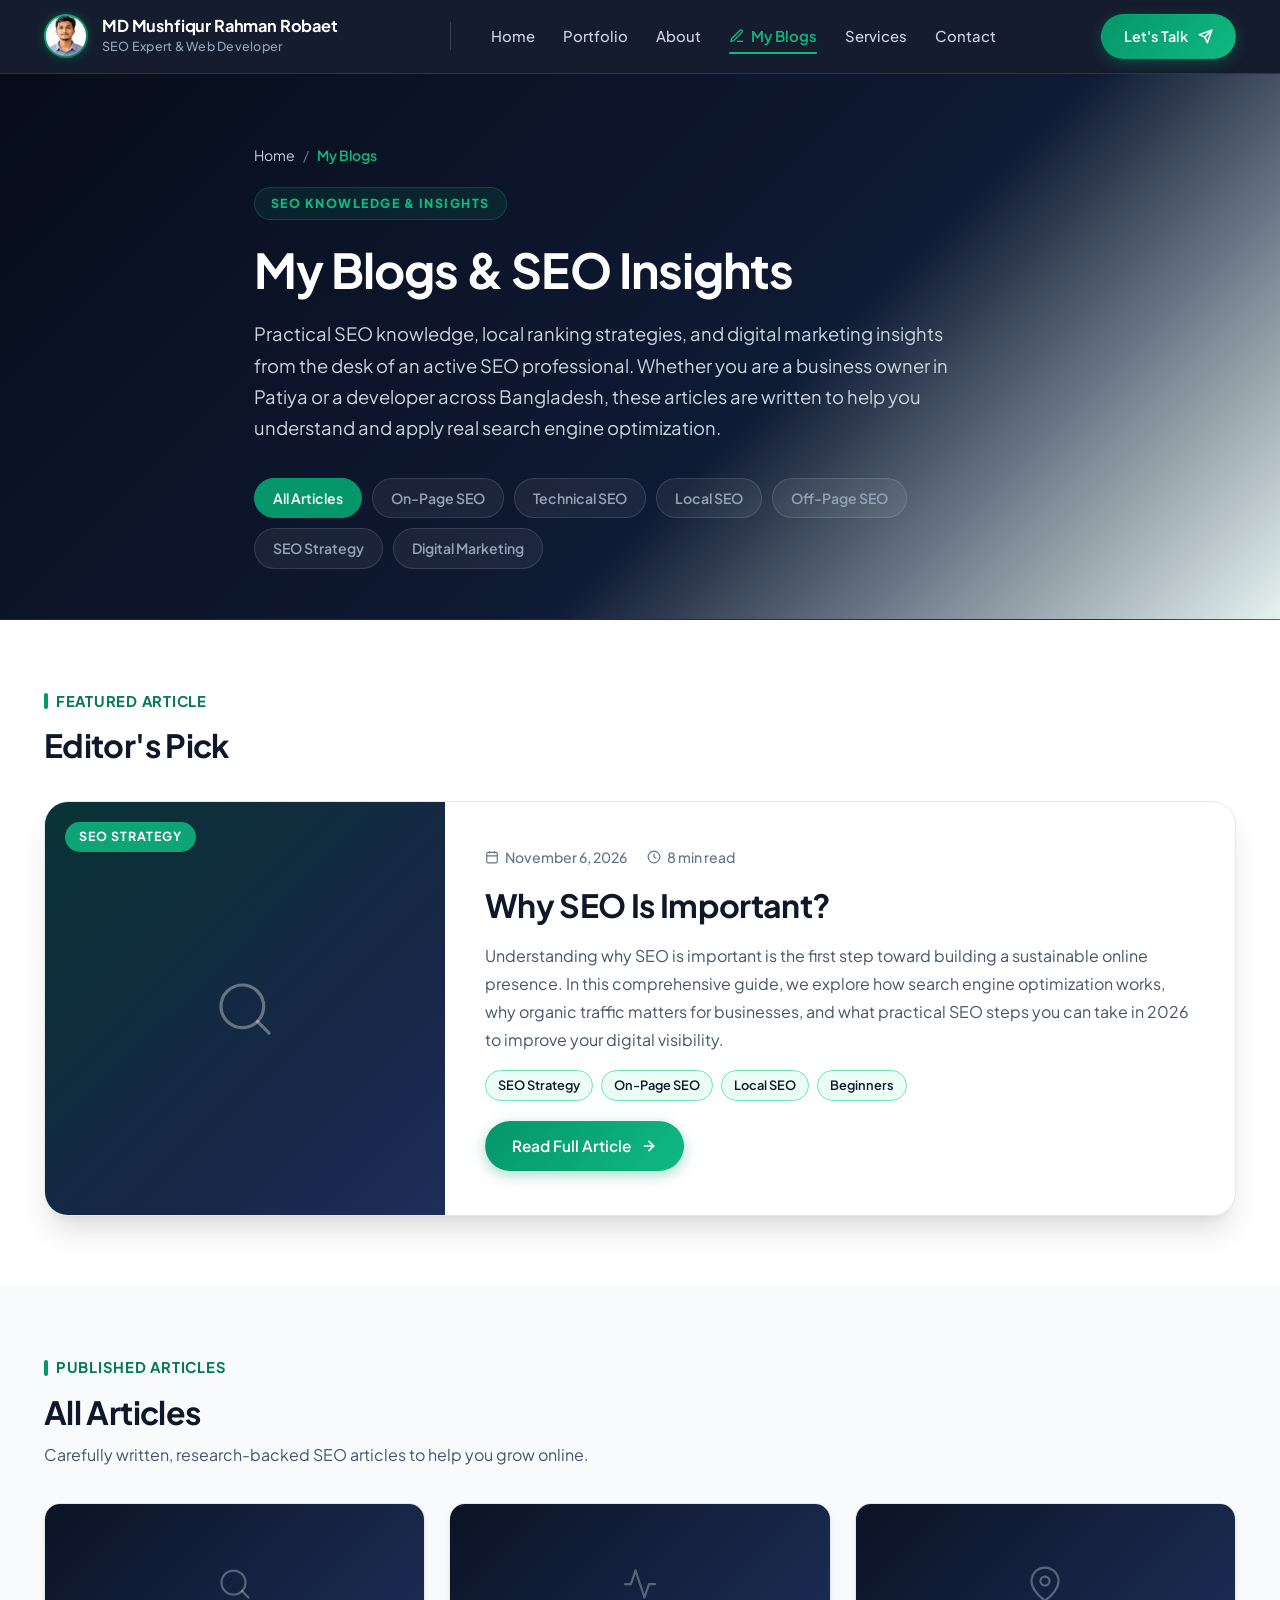
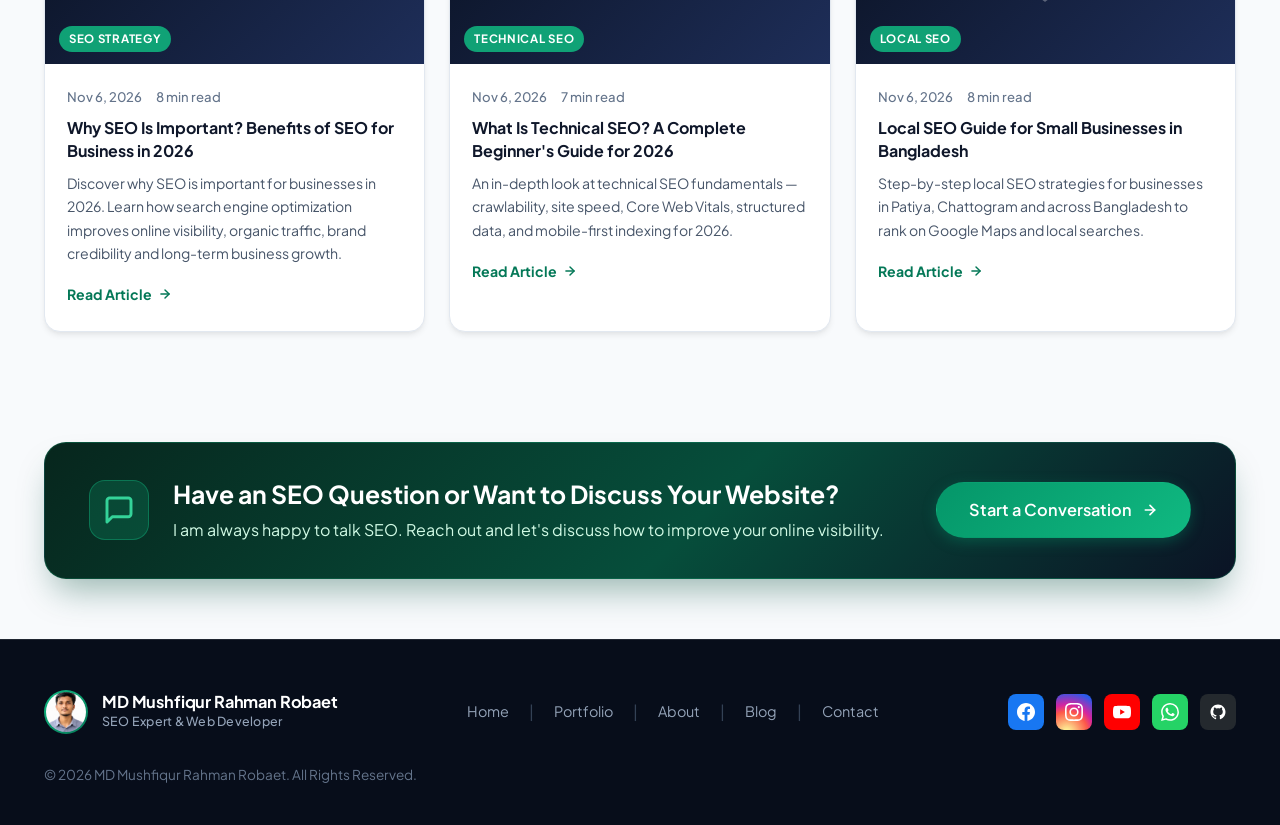
<file: blogs/index.html>
<!DOCTYPE html>
<html lang="en">
<head>
  <meta charset="UTF-8">
  <meta name="viewport" content="width=device-width, initial-scale=1.0">
  <title>My Blogs & SEO Insights | MD Mushfiqur Rahman Robaet</title>

  <!-- Primary Meta Tags -->
  <meta name="title" content="My Blogs & SEO Insights | MD Mushfiqur Rahman Robaet">
  <meta name="description" content="Explore professional SEO articles, local SEO strategies, technical SEO guides and digital marketing insights by MD Mushfiqur Rahman Robaet - SEO Expert in Patiya, Chattogram.">
  <meta name="keywords" content="SEO blog, SEO insights, local SEO tips, technical SEO guide, SEO expert Patiya, digital marketing Bangladesh, MD Mushfiqur Rahman Robaet">
  <meta name="author" content="MD Mushfiqur Rahman Robaet">
  <meta name="robots" content="index, follow, max-image-preview:large, max-snippet:-1, max-video-preview:-1">
  <link rel="canonical" href="https://mushicreativo.netlify.app/blogs/">

  <!-- Favicon -->
  <link rel="icon" type="image/svg+xml" href="../assets/favicon.svg">
  <link rel="apple-touch-icon" href="../assets/profile.jpg">

  <!-- Open Graph / Facebook -->
  <meta property="og:type" content="website">
  <meta property="og:url" content="https://mushicreativo.netlify.app/blogs/">
  <meta property="og:site_name" content="MD Mushfiqur Rahman Robaet">
  <meta property="og:title" content="My Blogs & SEO Insights | MD Mushfiqur Rahman Robaet">
  <meta property="og:description" content="Explore professional SEO articles, local SEO strategies, technical SEO guides and digital marketing insights by MD Mushfiqur Rahman Robaet.">
  <meta property="og:image" content="https://mushicreativo.netlify.app/assets/cover.jpg">

  <!-- Twitter Card -->
  <meta name="twitter:card" content="summary_large_image">
  <meta name="twitter:url" content="https://mushicreativo.netlify.app/blogs/">
  <meta name="twitter:title" content="My Blogs & SEO Insights | MD Mushfiqur Rahman Robaet">
  <meta name="twitter:description" content="Explore professional SEO articles, local SEO strategies, technical SEO guides and digital marketing insights by MD Mushfiqur Rahman Robaet.">
  <meta name="twitter:image" content="https://mushicreativo.netlify.app/assets/cover.jpg">

  <!-- Fonts & Styles -->
  <link rel="preconnect" href="https://fonts.googleapis.com">
  <link rel="preconnect" href="https://fonts.gstatic.com" crossorigin>
  <link href="https://fonts.googleapis.com/css2?family=Plus+Jakarta+Sans:wght@400;500;600;700;800&display=swap" rel="stylesheet">
  <link rel="stylesheet" href="../css/styles.css">

  <!-- Structured Data: Blog + Breadcrumbs -->
  <script type="application/ld+json">
  {
    "@context": "https://schema.org",
    "@graph": [
      {
        "@type": "BreadcrumbList",
        "itemListElement": [
          { "@type": "ListItem", "position": 1, "name": "Home", "item": "https://mushicreativo.netlify.app/" },
          { "@type": "ListItem", "position": 2, "name": "My Blogs", "item": "https://mushicreativo.netlify.app/blogs/" }
        ]
      },
      {
        "@type": "Blog",
        "@id": "https://mushicreativo.netlify.app/blogs/#blog",
        "url": "https://mushicreativo.netlify.app/blogs/",
        "name": "SEO Knowledge & Insights by MD Mushfiqur Rahman Robaet",
        "description": "Professional SEO articles, local SEO strategies, and digital marketing insights for businesses in Patiya, Chattogram and Bangladesh.",
        "author": {
          "@type": "Person",
          "name": "MD Mushfiqur Rahman Robaet",
          "url": "https://mushicreativo.netlify.app/",
          "image": "https://mushicreativo.netlify.app/assets/profile.jpg",
          "jobTitle": "SEO Expert & Web Developer"
        },
        "publisher": {
          "@type": "Person",
          "name": "MD Mushfiqur Rahman Robaet",
          "url": "https://mushicreativo.netlify.app/"
        },
        "blogPost": [
          {
            "@type": "BlogPosting",
            "headline": "Why SEO Is Important? Benefits of SEO for Business in 2026",
            "url": "https://mushicreativo.netlify.app/blogs/why-seo-is-important/",
            "datePublished": "2026-11-06",
            "author": { "@type": "Person", "name": "MD Mushfiqur Rahman Robaet" }
          }
        ]
      }
    ]
  }
  </script>
</head>
<body>

  <!-- Accessible Skip Link -->
  <a href="#main-content" class="skip-link">Skip to main content</a>

  <!-- ========================================================================
       Site Header & Navigation
       ======================================================================== -->
  <header class="site-header" role="banner">
    <div class="container header-inner">
      <div class="brand-identity">
        <a href="../" class="brand-avatar-wrap" aria-label="MD Mushfiqur Rahman Robaet Homepage">
          <img src="../assets/profile.jpg" alt="MD Mushfiqur Rahman Robaet" class="brand-avatar" width="44" height="44">
        </a>
        <div class="brand-info">
          <a href="../" class="brand-name">MD Mushfiqur Rahman Robaet</a>
          <span class="brand-role">SEO Expert &amp; Web Developer</span>
        </div>
      </div>

      <nav class="nav-container" aria-label="Main Navigation">
        <div class="header-divider" aria-hidden="true"></div>
        <ul class="nav-links">
          <li><a href="../" class="nav-link">Home</a></li>
          <li><a href="../portfolio/" class="nav-link">Portfolio</a></li>
          <li><a href="../#about" class="nav-link">About</a></li>
          <li>
            <a href="../blogs/" class="nav-link active" aria-current="page">
              <svg width="16" height="16" viewBox="0 0 24 24" fill="none" stroke="currentColor" stroke-width="2" aria-hidden="true">
                <path d="M12 20h9"/><path d="M16.5 3.5a2.121 2.121 0 0 1 3 3L7 19l-4 1 1-4L16.5 3.5z"/>
              </svg>
              My Blogs
            </a>
          </li>
          <li><a href="../#services" class="nav-link">Services</a></li>
          <li><a href="../#contact" class="nav-link">Contact</a></li>
        </ul>
      </nav>

      <div class="header-actions">
        <a href="../#contact" class="btn btn-primary header-cta">
          Let's Talk
          <svg width="15" height="15" viewBox="0 0 24 24" fill="none" stroke="currentColor" stroke-width="2.5" stroke-linecap="round" stroke-linejoin="round" aria-hidden="true">
            <line x1="22" y1="2" x2="11" y2="13"></line>
            <polygon points="22 2 15 22 11 13 2 9 22 2"></polygon>
          </svg>
        </a>
        <button class="mobile-nav-toggle" aria-label="Toggle navigation menu" aria-expanded="false">
          <svg width="24" height="24" viewBox="0 0 24 24" fill="none" stroke="currentColor" stroke-width="2" stroke-linecap="round" stroke-linejoin="round">
            <line x1="3" y1="12" x2="21" y2="12"></line>
            <line x1="3" y1="6" x2="21" y2="6"></line>
            <line x1="3" y1="18" x2="21" y2="18"></line>
          </svg>
        </button>
      </div>
    </div>
  </header>

  <!-- Mobile Menu Drawer -->
  <div class="mobile-menu-drawer" role="dialog" aria-modal="true" aria-label="Mobile Navigation">
    <div class="mobile-nav-links">
      <a href="../" class="mobile-nav-link">🏠 Home</a>
      <a href="../portfolio/" class="mobile-nav-link">💼 Portfolio</a>
      <a href="../#about" class="mobile-nav-link">👤 About Me</a>
      <a href="../blogs/" class="mobile-nav-link active">✍️ My Blogs</a>
      <a href="../#services" class="mobile-nav-link">⚙️ Services</a>
      <a href="../#contact" class="mobile-nav-link">✉️ Contact</a>
    </div>
    <a href="../#contact" class="btn btn-primary" style="margin-top: 10px;">Let's Talk ✈</a>
  </div>

  <main id="main-content">

    <!-- ========================================================================
         1. Blog Hero Section
         ======================================================================== -->
    <section class="subpage-hero blog-hero" aria-labelledby="blog-page-title">
      <div class="container subpage-hero-inner">

        <nav class="breadcrumbs-nav" aria-label="Breadcrumbs">
          <ol class="breadcrumbs-list">
            <li><a href="../">Home</a></li>
            <li class="breadcrumb-separator" aria-hidden="true">/</li>
            <li class="breadcrumb-current" aria-current="page">My Blogs</li>
          </ol>
        </nav>

        <div class="blog-hero-label">SEO KNOWLEDGE &amp; INSIGHTS</div>
        <h1 id="blog-page-title">My Blogs &amp; SEO Insights</h1>
        <p class="blog-hero-desc">
          Practical SEO knowledge, local ranking strategies, and digital marketing insights from the desk of an active SEO professional. Whether you are a business owner in Patiya or a developer across Bangladesh, these articles are written to help you understand and apply real search engine optimization.
        </p>

        <!-- Blog Category Filter -->
        <div class="blog-categories-bar" role="navigation" aria-label="Blog categories">
          <button class="blog-cat-btn active" data-cat="all">All Articles</button>
          <button class="blog-cat-btn" data-cat="on-page-seo">On-Page SEO</button>
          <button class="blog-cat-btn" data-cat="technical-seo">Technical SEO</button>
          <button class="blog-cat-btn" data-cat="local-seo">Local SEO</button>
          <button class="blog-cat-btn" data-cat="off-page-seo">Off-Page SEO</button>
          <button class="blog-cat-btn" data-cat="seo-strategy">SEO Strategy</button>
          <button class="blog-cat-btn" data-cat="digital-marketing">Digital Marketing</button>
        </div>

      </div>
    </section>

    <!-- ========================================================================
         2. Featured Article
         ======================================================================== -->
    <section class="blog-featured-section" aria-labelledby="featured-article-heading">
      <div class="container">

        <div class="blog-section-header">
          <span class="section-tag">Featured Article</span>
          <h2 id="featured-article-heading" class="blog-section-title">Editor's Pick</h2>
        </div>

        <article class="blog-featured-card" data-cat="on-page-seo seo-strategy">
          <div class="blog-featured-cover">
            <div class="blog-featured-cover-inner">
              <div class="blog-cover-gradient"></div>
              <div class="blog-cover-icon" aria-hidden="true">
                <svg width="64" height="64" viewBox="0 0 24 24" fill="none" stroke="currentColor" stroke-width="1.2" stroke-linecap="round" stroke-linejoin="round">
                  <circle cx="11" cy="11" r="8"/><line x1="21" y1="21" x2="16.65" y2="16.65"/>
                </svg>
              </div>
              <div class="blog-cover-category-pill">SEO Strategy</div>
            </div>
          </div>
          <div class="blog-featured-content">
            <div class="blog-article-meta">
              <span class="blog-meta-date">
                <svg width="14" height="14" viewBox="0 0 24 24" fill="none" stroke="currentColor" stroke-width="2" aria-hidden="true"><rect x="3" y="4" width="18" height="18" rx="2" ry="2"/><line x1="16" y1="2" x2="16" y2="6"/><line x1="8" y1="2" x2="8" y2="6"/><line x1="3" y1="10" x2="21" y2="10"/></svg>
                November 6, 2026
              </span>
              <span class="blog-meta-read">
                <svg width="14" height="14" viewBox="0 0 24 24" fill="none" stroke="currentColor" stroke-width="2" aria-hidden="true"><circle cx="12" cy="12" r="10"/><polyline points="12 6 12 12 16 14"/></svg>
                8 min read
              </span>
            </div>
            <h3 class="blog-featured-title">Why SEO Is Important?</h3>
            <p class="blog-featured-excerpt">
              Understanding why SEO is important is the first step toward building a sustainable online presence. In this comprehensive guide, we explore how search engine optimization works, why organic traffic matters for businesses, and what practical SEO steps you can take in 2026 to improve your digital visibility.
            </p>
            <div class="blog-featured-tags">
              <span class="blog-tag">SEO Strategy</span>
              <span class="blog-tag">On-Page SEO</span>
              <span class="blog-tag">Local SEO</span>
              <span class="blog-tag">Beginners</span>
            </div>
            <a href="why-seo-is-important/" class="btn btn-primary blog-read-btn">
              Read Full Article
              <svg width="16" height="16" viewBox="0 0 24 24" fill="none" stroke="currentColor" stroke-width="2.5" stroke-linecap="round" stroke-linejoin="round" aria-hidden="true">
                <line x1="5" y1="12" x2="19" y2="12"></line>
                <polyline points="12 5 19 12 12 19"></polyline>
              </svg>
            </a>
          </div>
        </article>

      </div>
    </section>

    <!-- ========================================================================
         3. Latest Articles Grid
         ======================================================================== -->
    <section class="blog-latest-section" style="background-color: var(--color-bg-light); padding: 70px 0;">
      <div class="container">

        <div class="blog-section-header">
          <span class="section-tag">Published Articles</span>
          <h2 class="blog-section-title">All Articles</h2>
          <p class="blog-section-desc">Carefully written, research-backed SEO articles to help you grow online.</p>
        </div>

        <div class="blog-cards-grid" id="blog-grid">

          <!-- Article Card 1 -->
          <article class="blog-card" data-cat="on-page-seo seo-strategy">
            <a href="why-seo-is-important/" class="blog-card-link" aria-label="Read: Why SEO Is Important?">
              <div class="blog-card-cover">
                <div class="blog-card-icon" aria-hidden="true">
                  <svg width="36" height="36" viewBox="0 0 24 24" fill="none" stroke="currentColor" stroke-width="1.5" stroke-linecap="round" stroke-linejoin="round">
                    <circle cx="11" cy="11" r="8"/><line x1="21" y1="21" x2="16.65" y2="16.65"/>
                  </svg>
                </div>
                <span class="blog-card-category-tag">SEO Strategy</span>
              </div>
              <div class="blog-card-body">
                <div class="blog-card-meta">
                  <span>Nov 6, 2026</span>
                  <span>8 min read</span>
                </div>
                <h3 class="blog-card-title">Why SEO Is Important? Benefits of SEO for Business in 2026</h3>
                <p class="blog-card-excerpt">Discover why SEO is important for businesses in 2026. Learn how search engine optimization improves online visibility, organic traffic, brand credibility and long-term business growth.</p>
                <span class="blog-card-read-more">
                  Read Article
                  <svg width="14" height="14" viewBox="0 0 24 24" fill="none" stroke="currentColor" stroke-width="2.5" stroke-linecap="round" stroke-linejoin="round" aria-hidden="true"><line x1="5" y1="12" x2="19" y2="12"/><polyline points="12 5 19 12 12 19"/></svg>
                </span>
              </div>
            </a>
          </article>

          <!-- Article Card 2 -->
          <article class="blog-card" data-cat="technical-seo">
            <a href="what-is-technical-seo/" class="blog-card-link" aria-label="Read: What Is Technical SEO?">
              <div class="blog-card-cover">
                <div class="blog-card-icon" aria-hidden="true">
                  <svg width="36" height="36" viewBox="0 0 24 24" fill="none" stroke="currentColor" stroke-width="1.5" stroke-linecap="round" stroke-linejoin="round">
                    <polyline points="22 12 18 12 15 21 9 3 6 12 2 12"/>
                  </svg>
                </div>
                <span class="blog-card-category-tag">Technical SEO</span>
              </div>
              <div class="blog-card-body">
                <div class="blog-card-meta">
                  <span>Nov 6, 2026</span>
                  <span>7 min read</span>
                </div>
                <h3 class="blog-card-title">What Is Technical SEO? A Complete Beginner's Guide for 2026</h3>
                <p class="blog-card-excerpt">An in-depth look at technical SEO fundamentals — crawlability, site speed, Core Web Vitals, structured data, and mobile-first indexing for 2026.</p>
                <span class="blog-card-read-more">
                  Read Article
                  <svg width="14" height="14" viewBox="0 0 24 24" fill="none" stroke="currentColor" stroke-width="2.5" stroke-linecap="round" stroke-linejoin="round" aria-hidden="true"><line x1="5" y1="12" x2="19" y2="12"/><polyline points="12 5 19 12 12 19"/></svg>
                </span>
              </div>
            </a>
          </article>

          <!-- Article Card 3 -->
          <article class="blog-card" data-cat="local-seo">
            <a href="local-seo-guide-bangladesh/" class="blog-card-link" aria-label="Read: Local SEO Guide for Small Businesses in Bangladesh">
              <div class="blog-card-cover">
                <div class="blog-card-icon" aria-hidden="true">
                  <svg width="36" height="36" viewBox="0 0 24 24" fill="none" stroke="currentColor" stroke-width="1.5" stroke-linecap="round" stroke-linejoin="round">
                    <path d="M21 10c0 7-9 13-9 13s-9-6-9-13a9 9 0 0 1 18 0z"/><circle cx="12" cy="10" r="3"/>
                  </svg>
                </div>
                <span class="blog-card-category-tag">Local SEO</span>
              </div>
              <div class="blog-card-body">
                <div class="blog-card-meta">
                  <span>Nov 6, 2026</span>
                  <span>8 min read</span>
                </div>
                <h3 class="blog-card-title">Local SEO Guide for Small Businesses in Bangladesh</h3>
                <p class="blog-card-excerpt">Step-by-step local SEO strategies for businesses in Patiya, Chattogram and across Bangladesh to rank on Google Maps and local searches.</p>
                <span class="blog-card-read-more">
                  Read Article
                  <svg width="14" height="14" viewBox="0 0 24 24" fill="none" stroke="currentColor" stroke-width="2.5" stroke-linecap="round" stroke-linejoin="round" aria-hidden="true"><line x1="5" y1="12" x2="19" y2="12"/><polyline points="12 5 19 12 12 19"/></svg>
                </span>
              </div>
            </a>
          </article>

        </div>
      </div>
    </section>

    <!-- ========================================================================
         4. Contact / Discussion CTA
         ======================================================================== -->
    <section class="section-cta-banner blog-cta-section" aria-label="SEO Discussion CTA">
      <div class="container">
        <div class="cta-banner-card">
          <div class="cta-banner-left">
            <div class="cta-plane-icon" aria-hidden="true">
              <svg width="32" height="32" viewBox="0 0 24 24" fill="none" stroke="currentColor" stroke-width="2.2" stroke-linecap="round" stroke-linejoin="round">
                <path d="M21 15a2 2 0 0 1-2 2H7l-4 4V5a2 2 0 0 1 2-2h14a2 2 0 0 1 2 2z"/>
              </svg>
            </div>
            <div class="cta-banner-text">
              <h2 class="cta-banner-title" style="font-size: 1.55rem; color: #FFFFFF; margin-bottom: 8px;">Have an SEO Question or Want to Discuss Your Website?</h2>
              <p>I am always happy to talk SEO. Reach out and let's discuss how to improve your online visibility.</p>
            </div>
          </div>
          <a href="../#contact" class="btn btn-primary cta-banner-btn">
            Start a Conversation
            <svg width="16" height="16" viewBox="0 0 24 24" fill="none" stroke="currentColor" stroke-width="2.5" stroke-linecap="round" stroke-linejoin="round" aria-hidden="true">
              <line x1="5" y1="12" x2="19" y2="12"></line>
              <polyline points="12 5 19 12 12 19"></polyline>
            </svg>
          </a>
        </div>
      </div>
    </section>

  </main>

  <!-- ========================================================================
       Site Footer
       ======================================================================== -->
  <footer class="site-footer" role="contentinfo">
    <div class="container footer-inner">

      <div class="footer-brand">
        <div class="footer-avatar-wrap">
          <img src="../assets/profile.jpg" alt="MD Mushfiqur Rahman Robaet" class="footer-avatar" width="44" height="44" loading="lazy">
        </div>
        <div class="brand-info">
          <span class="brand-name">MD Mushfiqur Rahman Robaet</span>
          <span class="brand-role">SEO Expert &amp; Web Developer</span>
        </div>
      </div>

      <nav class="footer-nav" aria-label="Footer Navigation">
        <a href="../" class="footer-nav-link">Home</a>
        <span style="color: #334155;">|</span>
        <a href="../portfolio/" class="footer-nav-link">Portfolio</a>
        <span style="color: #334155;">|</span>
        <a href="../#about" class="footer-nav-link">About</a>
        <span style="color: #334155;">|</span>
        <a href="../blogs/" class="footer-nav-link">Blog</a>
        <span style="color: #334155;">|</span>
        <a href="../#contact" class="footer-nav-link">Contact</a>
      </nav>

            <div class="footer-socials" aria-label="Social Media Profiles">
        <a href="https://www.facebook.com/robaetkhan.mushfiq" target="_blank" rel="noopener noreferrer" class="social-icon-btn social-fb" aria-label="Facebook">
          <svg width="18" height="18" viewBox="0 0 24 24" fill="currentColor"><path d="M24 12.073c0-6.627-5.373-12-12-12s-12 5.373-12 12c0 5.99 4.388 10.954 10.125 11.854v-8.385H7.078v-3.47h3.047V9.43c0-3.007 1.792-4.669 4.533-4.669 1.312 0 2.686.235 2.686.235v2.953H15.83c-1.491 0-1.956.925-1.956 1.874v2.25h3.328l-.532 3.47h-2.796v8.385C19.612 23.027 24 18.062 24 12.073z"/></svg>
        </a>
        <a href="https://www.instagram.com/myself_allen.shopon_._/" target="_blank" rel="noopener noreferrer" class="social-icon-btn social-ig" aria-label="Instagram">
          <svg width="18" height="18" viewBox="0 0 24 24" fill="currentColor"><path d="M12 2.163c3.204 0 3.584.012 4.85.07 3.252.148 4.771 1.691 4.919 4.919.058 1.265.069 1.645.069 4.849 0 3.205-.012 3.584-.069 4.849-.149 3.225-1.664 4.771-4.919 4.919-1.266.058-1.644.07-4.85.07-3.204 0-3.584-.012-4.849-.07-3.26-.149-4.771-1.699-4.919-4.92-.058-1.265-.07-1.644-.07-4.849 0-3.204.013-3.583.07-4.849.149-3.227 1.664-4.771 4.919-4.919 1.266-.057 1.645-.069 4.849-.069zM12 0C8.741 0 8.333.014 7.053.072 2.695.272.273 2.69.073 7.052.014 8.333 0 8.741 0 12c0 3.259.014 3.668.072 4.948.2 4.358 2.618 6.78 6.98 6.98C8.333 23.986 8.741 24 12 24c3.259 0 3.668-.014 4.948-.072 4.354-.2 6.782-2.618 6.979-6.98.059-1.28.073-1.689.073-4.948 0-3.259-.014-3.667-.072-4.947-.196-4.354-2.617-6.78-6.979-6.98C15.668.014 15.259 0 12 0zm0 5.838a6.162 6.162 0 1 0 0 12.324 6.162 6.162 0 0 0 0-12.324zM12 16a4 4 0 1 1 0-8 4 4 0 0 1 0 8zm6.406-11.845a1.44 1.44 0 1 0 0 2.881 1.44 1.44 0 0 0 0-2.881z"/></svg>
        </a>
        <a href="https://www.youtube.com/@mdmushfiq4191" target="_blank" rel="noopener noreferrer" class="social-icon-btn social-yt" aria-label="YouTube">
          <svg width="18" height="18" viewBox="0 0 24 24" fill="currentColor"><path d="M23.498 6.186a3.016 3.016 0 0 0-2.122-2.136C19.505 3.545 12 3.545 12 3.545s-7.505 0-9.377.505A3.017 3.017 0 0 0 .502 6.186C0 8.07 0 12 0 12s0 3.93.502 5.814a3.016 3.016 0 0 0 2.122 2.136c1.871.505 9.376.505 9.376.505s7.505 0 9.377-.505a3.015 3.015 0 0 0 2.122-2.136C24 15.93 24 12 24 12s0-3.93-.502-5.814zM9.545 15.568V8.432L15.818 12l-6.273 3.568z"/></svg>
        </a>
        <a href="https://wa.me/8801970271398" target="_blank" rel="noopener noreferrer" class="social-icon-btn social-wa" aria-label="WhatsApp">
          <svg width="18" height="18" viewBox="0 0 24 24" fill="currentColor"><path d="M17.472 14.382c-.297-.149-1.758-.867-2.03-.967-.273-.099-.471-.148-.67.15-.197.297-.767.966-.94 1.164-.173.199-.347.223-.644.075-.297-.15-1.255-.463-2.39-1.475-.883-.788-1.48-1.761-1.653-2.059-.173-.297-.018-.458.13-.606.134-.133.298-.347.446-.52.149-.174.198-.298.298-.497.099-.198.05-.371-.025-.52-.075-.149-.669-1.612-.916-2.207-.242-.579-.487-.5-.669-.51-.173-.008-.371-.01-.57-.01-.198 0-.52.074-.792.372-.272.297-1.04 1.016-1.04 2.479 0 1.462 1.065 2.875 1.213 3.074.149.198 2.096 3.2 5.077 4.487.709.306 1.262.489 1.694.625.712.227 1.36.195 1.871.118.571-.085 1.758-.719 2.006-1.413.248-.694.248-1.289.173-1.413-.074-.124-.272-.198-.57-.347m-5.421 7.403h-.004a9.87 9.87 0 0 1-5.031-1.378l-.361-.214-3.741.982.998-3.648-.235-.374a9.86 9.86 0 0 1-1.51-5.26c.001-5.45 4.436-9.884 9.888-9.884 2.64 0 5.122 1.03 6.988 2.898a9.825 9.825 0 0 1 2.893 6.994c-.003 5.45-4.437 9.884-9.885 9.884m8.413-18.297A11.815 11.815 0 0 0 12.05 0C5.495 0 .16 5.335.157 11.892c0 2.096.547 4.142 1.588 5.945L.057 24l6.305-1.654a11.882 11.882 0 0 0 5.683 1.448h.005c6.554 0 11.89-5.335 11.893-11.893a11.821 11.821 0 0 0-3.48-8.413z"/></svg>
        </a>
        <a href="https://github.com/mdmushfiq883-crypto" target="_blank" rel="noopener noreferrer" class="social-icon-btn social-gh" aria-label="GitHub">
          <svg width="18" height="18" viewBox="0 0 24 24" fill="currentColor"><path fill-rule="evenodd" clip-rule="evenodd" d="M12 2C6.477 2 2 6.484 2 12.017c0 4.425 2.865 8.18 6.839 9.504.5.092.682-.217.682-.483 0-.237-.008-.868-.013-1.703-2.782.605-3.369-1.343-3.369-1.343-.454-1.158-1.11-1.466-1.11-1.466-.908-.62.069-.608.069-.608 1.003.07 1.53 1.032 1.53 1.032.892 1.53 2.341 1.088 2.91.832.092-.647.35-1.088.636-1.338-2.22-.253-4.555-1.113-4.555-4.951 0-1.093.39-1.988 1.029-2.688-.103-.253-.446-1.272.098-2.65 0 0 .84-.27 2.75 1.026A9.564 9.564 0 0112 6.844c.85.004 1.705.115 2.504.337 1.909-1.296 2.747-1.027 2.747-1.027.546 1.379.202 2.398.1 2.651.64.7 1.028 1.595 1.028 2.688 0 3.848-2.339 4.695-4.566 4.943.359.309.678.92.678 1.855 0 1.338-.012 2.419-.012 2.747 0 .268.18.58.688.482A10.019 10.019 0 0022 12.017C22 6.484 17.522 2 12 2z"/></svg>
        </a>
      </div>

      <div class="footer-copyright">
        &copy; 2026 MD Mushfiqur Rahman Robaet. All Rights Reserved.
      </div>

    </div>
  </footer>

  <script src="../js/main.js"></script>
  <script>
    // Blog category filter
    const catBtns = document.querySelectorAll('.blog-cat-btn');
    const blogCards = document.querySelectorAll('#blog-grid .blog-card');
    catBtns.forEach(btn => {
      btn.addEventListener('click', () => {
        catBtns.forEach(b => b.classList.remove('active'));
        btn.classList.add('active');
        const cat = btn.dataset.cat;
        blogCards.forEach(card => {
          if (cat === 'all' || (card.dataset.cat && card.dataset.cat.includes(cat))) {
            card.style.display = '';
          } else {
            card.style.display = 'none';
          }
        });
      });
    });
  </script>
</body>
</html>
</file>
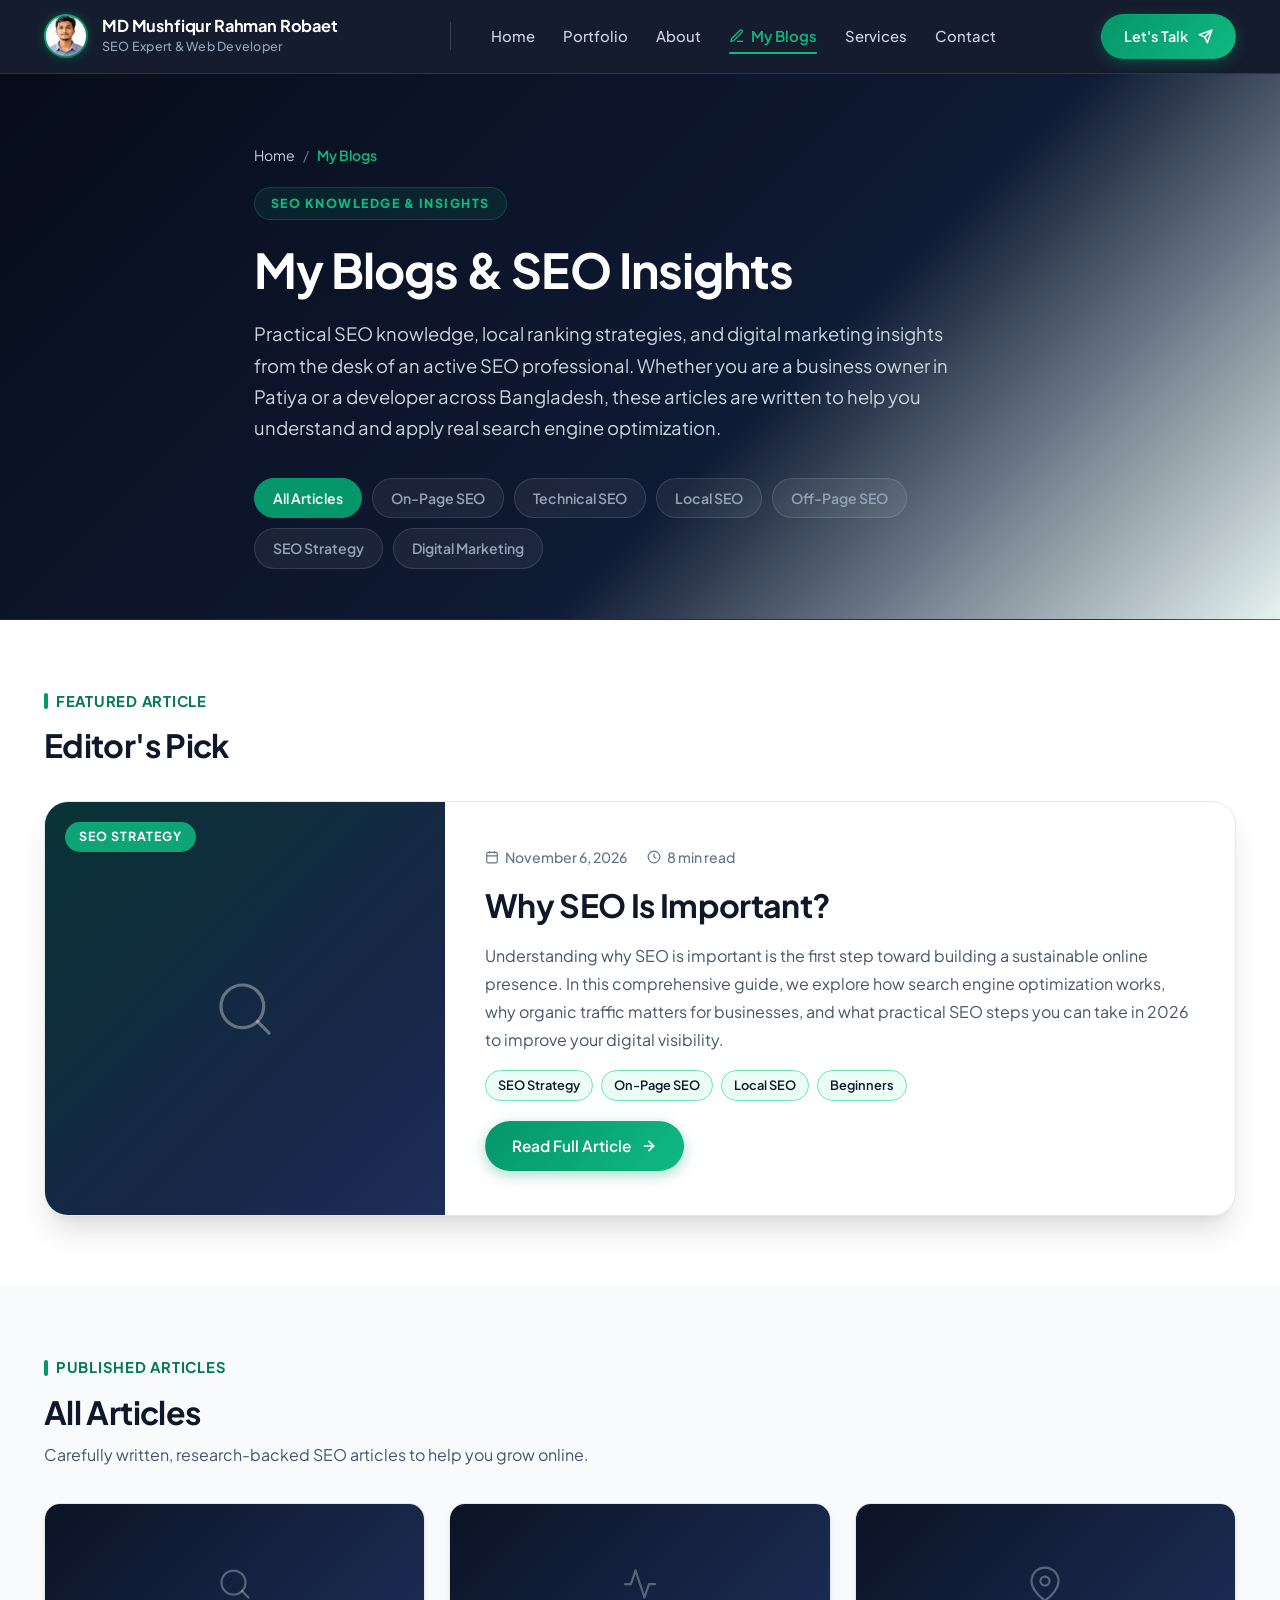
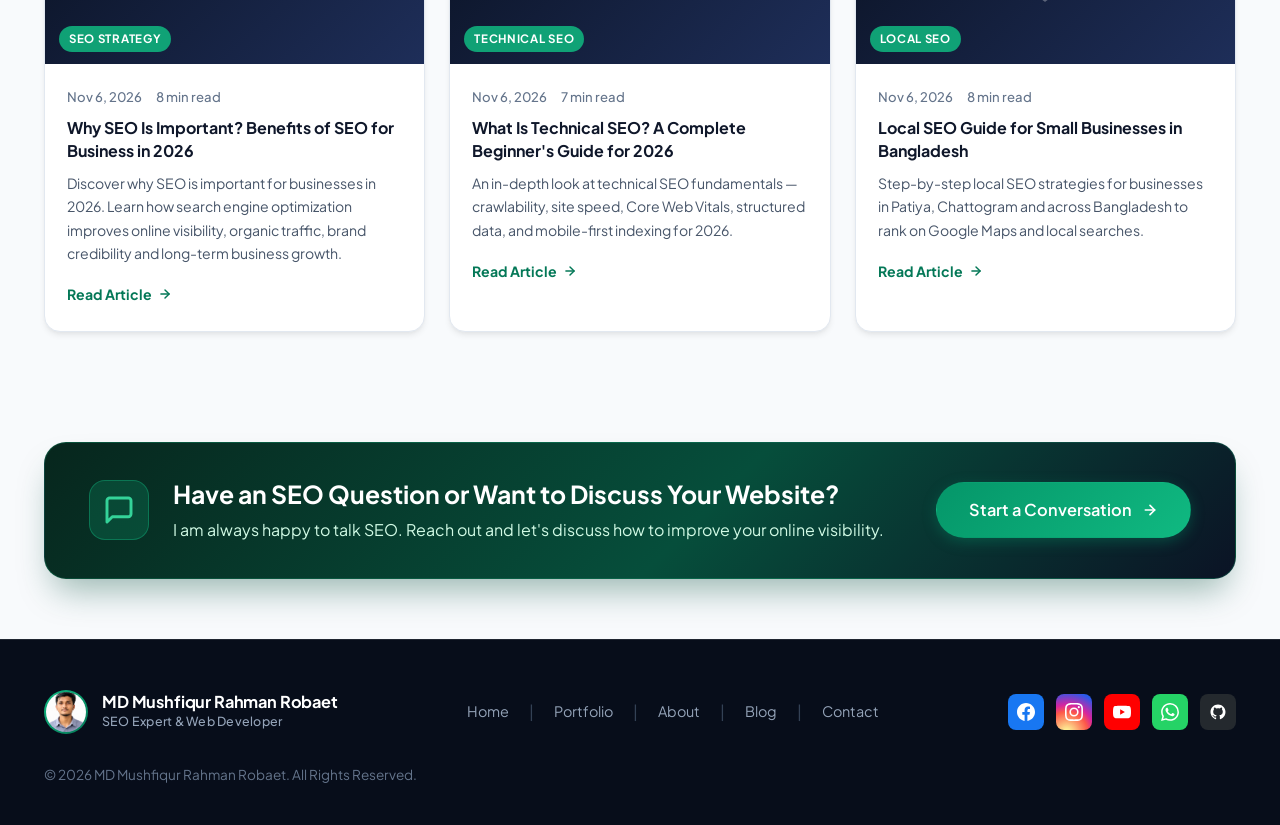
<file: on-page-seo/index.html>
<!DOCTYPE html>
<html lang="en">
<head>
  <meta charset="UTF-8">
  <meta name="viewport" content="width=device-width, initial-scale=1.0">
  <title>Page Moved | MD Mushfiqur Rahman Robaet</title>
  <meta name="robots" content="noindex, follow">
  <link rel="canonical" href="https://mushicreativo.netlify.app/blogs/">
  <!-- Instant fallback client-side redirect (Netlify server-side 301 handles HTTP redirect) -->
  <meta http-equiv="refresh" content="0; url=../blogs/">
  <script>window.location.replace('../blogs/');</script>
</head>
<body style="font-family: sans-serif; display: flex; align-items: center; justify-content: center; height: 100vh; margin: 0; background-color: #070D1A; color: #FFFFFF; text-align: center;">
  <div>
    <h2>This service page has been upgraded to our Blog & SEO Insights hub.</h2>
    <p>Redirecting you to <a href="../blogs/" style="color: #10B981; font-weight: bold;">https://mushicreativo.netlify.app/blogs/</a>...</p>
    <p><a href="../blogs/" style="display: inline-block; margin-top: 15px; padding: 10px 20px; background: #10B981; color: #fff; text-decoration: none; border-radius: 8px;">Click here if not redirected automatically</a></p>
  </div>
</body>
</html>
</file>
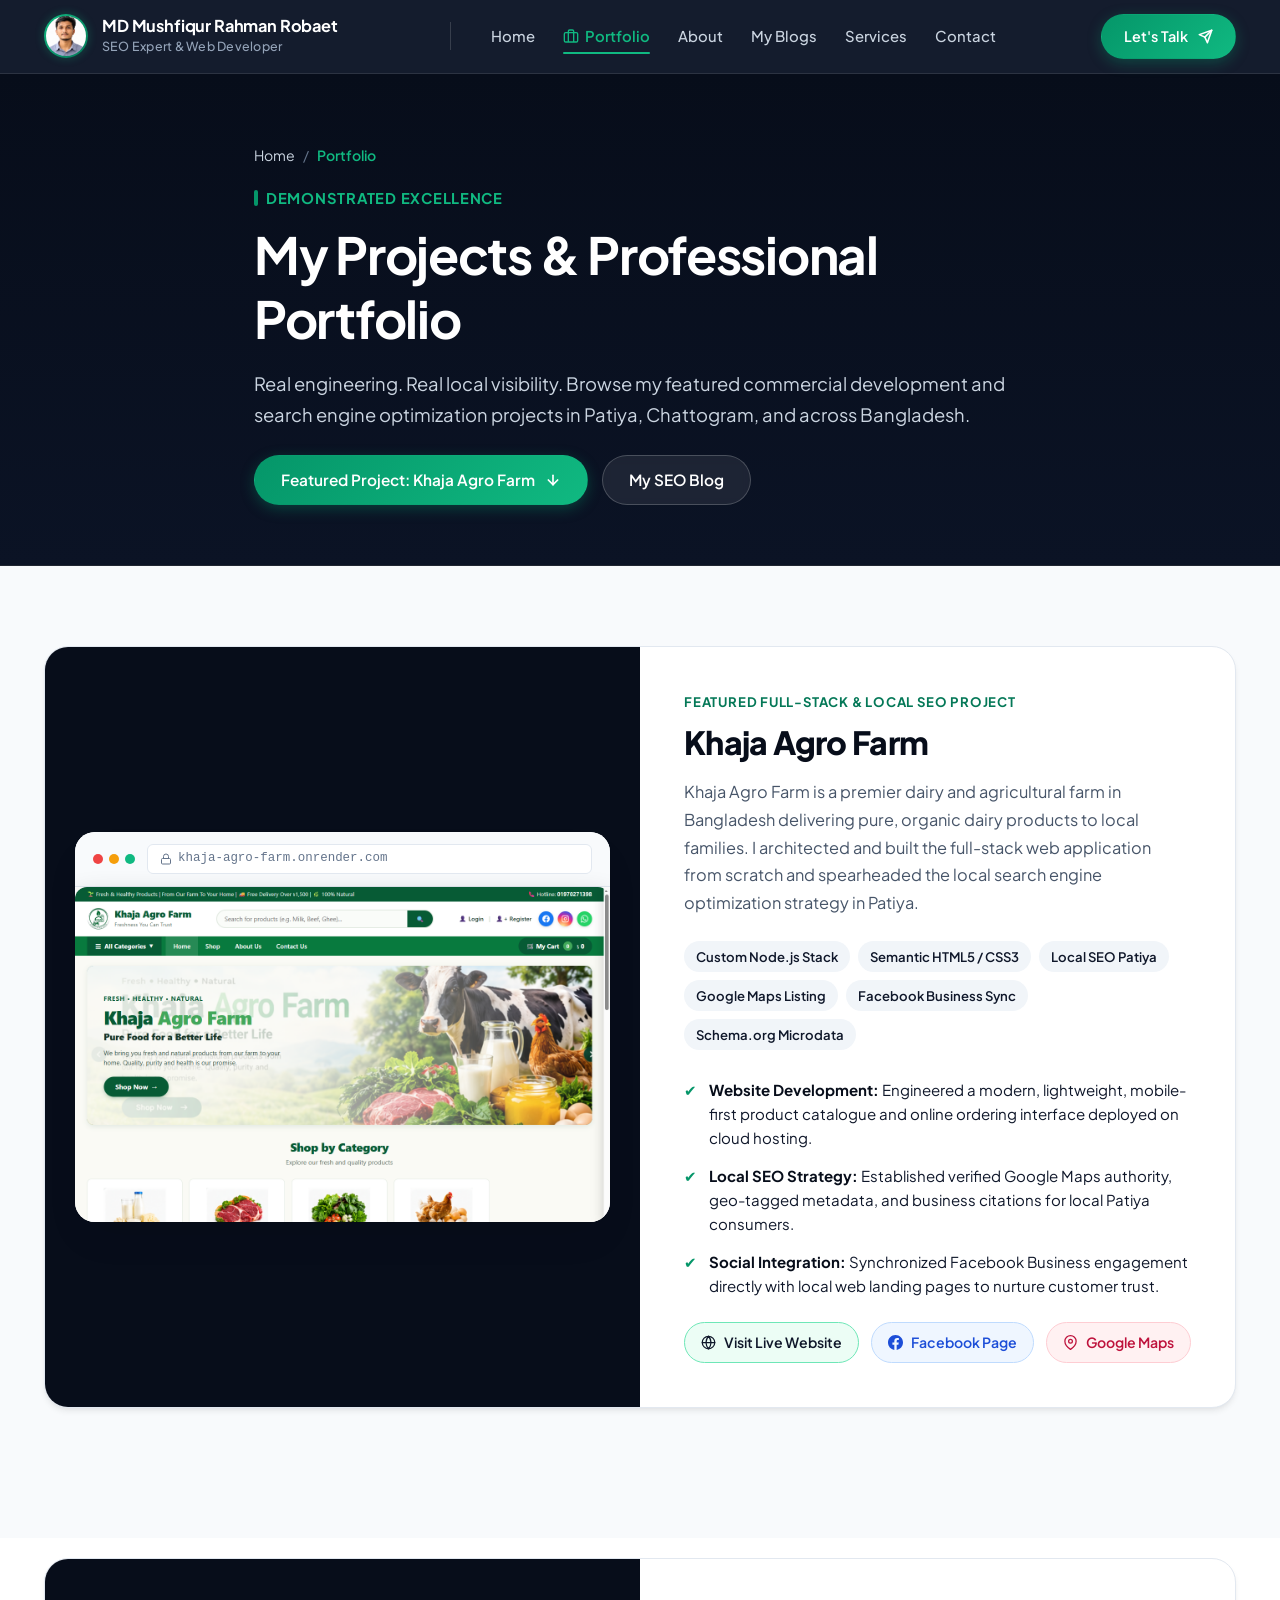
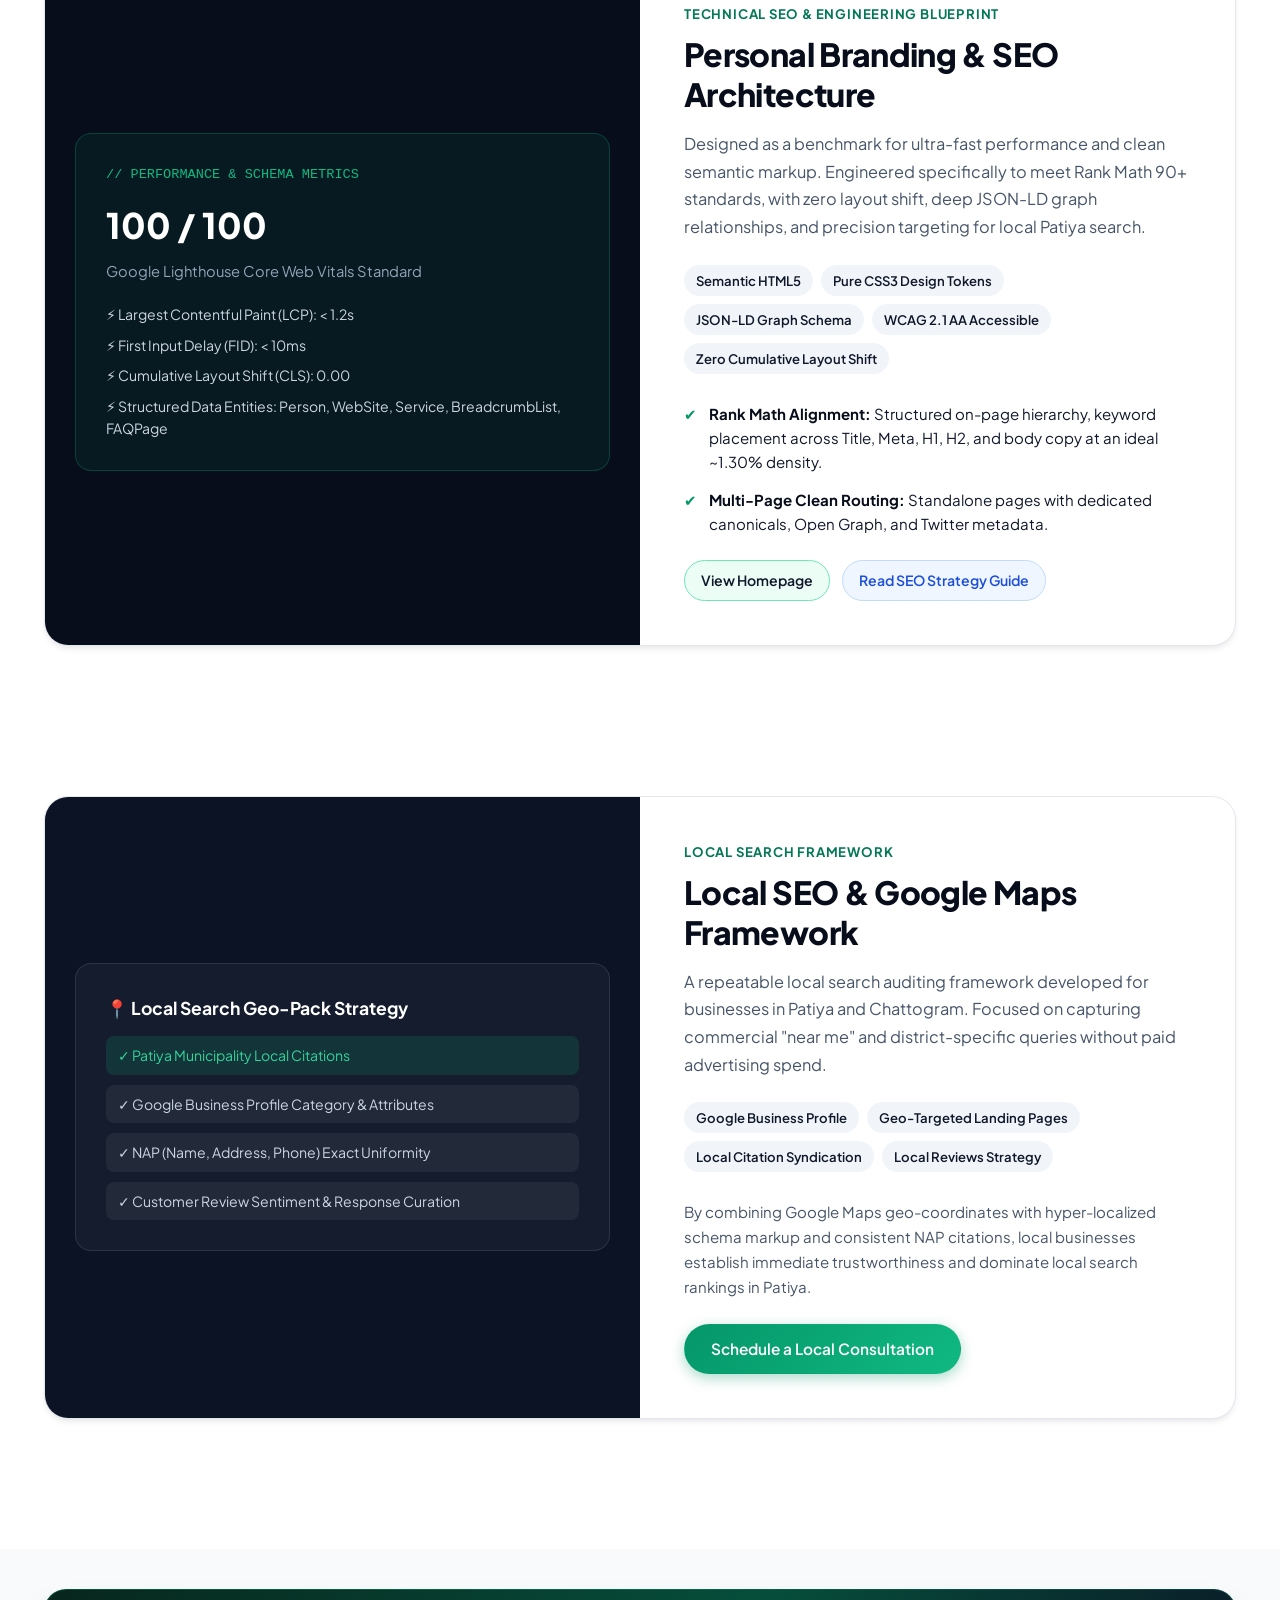
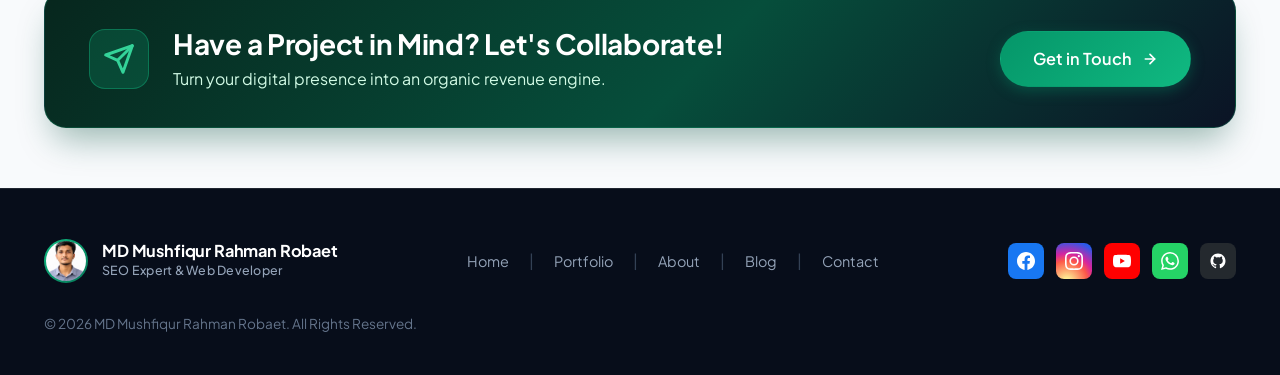
<file: portfolio/index.html>
<!DOCTYPE html>
<html lang="en">
<head>
  <meta charset="UTF-8">
  <meta name="viewport" content="width=device-width, initial-scale=1.0">
  <title>SEO &amp; Web Development Portfolio | MD Mushfiqur Rahman Robaet</title>
  
  <!-- Primary Meta Tags -->
  <meta name="title" content="SEO &amp; Web Development Portfolio | MD Mushfiqur Rahman Robaet">
  <meta name="description" content="Explore verified SEO case studies, local search dominance, and custom web development projects by MD Mushfiqur Rahman Robaet in Patiya, Chattogram.">
  <meta name="keywords" content="MD Mushfiqur Rahman Robaet portfolio, SEO projects Bangladesh, Khaja Agro Farm website, Web developer Patiya, SEO case studies Chattogram, local SEO portfolio">
  <meta name="author" content="MD Mushfiqur Rahman Robaet">
  <meta name="robots" content="index, follow, max-image-preview:large, max-snippet:-1, max-video-preview:-1">
  <link rel="canonical" href="https://mushicreativo.netlify.app/portfolio/">

  <!-- Favicon -->
  <link rel="icon" type="image/svg+xml" href="../assets/favicon.svg">
  <link rel="apple-touch-icon" href="../assets/profile.jpg">

  <!-- Open Graph / Facebook -->
  <meta property="og:type" content="website">
  <meta property="og:url" content="https://mushicreativo.netlify.app/portfolio/">
  <meta property="og:site_name" content="MD Mushfiqur Rahman Robaet">
  <meta property="og:title" content="My Portfolio | MD Mushfiqur Rahman Robaet">
  <meta property="og:description" content="Explore the verified web development and SEO portfolio of MD Mushfiqur Rahman Robaet, featuring live projects like Khaja Agro Farm in Patiya.">
  <meta property="og:image" content="https://mushicreativo.netlify.app/assets/cover.jpg">

  <!-- Twitter Card -->
  <meta name="twitter:card" content="summary_large_image">
  <meta name="twitter:url" content="https://mushicreativo.netlify.app/portfolio/">
  <meta name="twitter:title" content="My Portfolio | MD Mushfiqur Rahman Robaet">
  <meta name="twitter:description" content="Explore the verified web development and SEO portfolio of MD Mushfiqur Rahman Robaet, featuring live projects like Khaja Agro Farm in Patiya.">
  <meta name="twitter:image" content="https://mushicreativo.netlify.app/assets/cover.jpg">

  <!-- Preload Fonts & Styles -->
  <link rel="preconnect" href="https://fonts.googleapis.com">
  <link rel="preconnect" href="https://fonts.gstatic.com" crossorigin>
  <link href="https://fonts.googleapis.com/css2?family=Plus+Jakarta+Sans:wght@400;500;600;700;800&display=swap" rel="stylesheet">
  <link rel="stylesheet" href="../css/styles.css">

  <!-- Structured Data: Portfolio & Breadcrumb JSON-LD -->
  <script type="application/ld+json">
  {
    "@context": "https://schema.org",
    "@graph": [
      {
        "@type": "BreadcrumbList",
        "itemListElement": [
          {
            "@type": "ListItem",
            "position": 1,
            "name": "Home",
            "item": "https://mushicreativo.netlify.app/"
          },
          {
            "@type": "ListItem",
            "position": 2,
            "name": "Portfolio",
            "item": "https://mushicreativo.netlify.app/portfolio/"
          }
        ]
      },
      {
        "@type": "WebPage",
        "@id": "https://mushicreativo.netlify.app/portfolio/#webpage",
        "url": "https://mushicreativo.netlify.app/portfolio/",
        "name": "My Portfolio | MD Mushfiqur Rahman Robaet",
        "description": "Explore the verified web development and SEO portfolio of MD Mushfiqur Rahman Robaet."
      },
      {
        "@type": "CreativeWork",
        "@id": "https://mushicreativo.netlify.app/portfolio/#khaja-agro-farm",
        "name": "Khaja Agro Farm Web Platform & Local SEO Case Study",
        "creator": {
          "@type": "Person",
          "name": "MD Mushfiqur Rahman Robaet",
          "url": "https://mushicreativo.netlify.app/"
        },
        "url": "https://khaja-agro-farm.onrender.com/",
        "image": "https://mushicreativo.netlify.app/assets/khaja-agro-preview.png",
        "description": "Full-stack web application engineering, Google Maps listing optimization, and local search visibility for Khaja Agro Farm in Patiya."
      }
    ]
  }
  </script>
</head>
<body>

  <!-- Accessible Skip Link -->
  <a href="#main-content" class="skip-link">Skip to main content</a>

  <!-- ========================================================================
       Site Header & Navigation
       ======================================================================== -->
  <header class="site-header" role="banner">
    <div class="container header-inner">
      <div class="brand-identity">
        <a href="../" class="brand-avatar-wrap" aria-label="MD Mushfiqur Rahman Robaet Homepage">
          <img src="../assets/profile.jpg" alt="MD Mushfiqur Rahman Robaet" class="brand-avatar" width="44" height="44">
        </a>
        <div class="brand-info">
          <a href="../" class="brand-name">MD Mushfiqur Rahman Robaet</a>
          <span class="brand-role">SEO Expert &amp; Web Developer</span>
        </div>
      </div>

      <nav class="nav-container" aria-label="Main Navigation">
        <div class="header-divider" aria-hidden="true"></div>
        <ul class="nav-links">
          <li><a href="../" class="nav-link">Home</a></li>
          <li>
            <a href="../portfolio/" class="nav-link active" aria-current="page">
              <svg width="16" height="16" viewBox="0 0 24 24" fill="none" stroke="currentColor" stroke-width="2" aria-hidden="true">
                <rect x="2" y="7" width="20" height="14" rx="2" ry="2"></rect>
                <path d="M16 21V5a2 2 0 0 0-2-2h-4a2 2 0 0 0-2 2v16"></path>
              </svg>
              Portfolio
            </a>
          </li>
          <li><a href="../#about" class="nav-link">About</a></li>
          <li><a href="../blogs/" class="nav-link">My Blogs</a></li>
          <li><a href="../#services" class="nav-link">Services</a></li>
          <li><a href="#contact" class="nav-link">Contact</a></li>
        </ul>
      </nav>

      <div class="header-actions">
        <a href="#contact" class="btn btn-primary header-cta">
          Let's Talk
          <svg width="15" height="15" viewBox="0 0 24 24" fill="none" stroke="currentColor" stroke-width="2.5" stroke-linecap="round" stroke-linejoin="round" aria-hidden="true">
            <line x1="22" y1="2" x2="11" y2="13"></line>
            <polygon points="22 2 15 22 11 13 2 9 22 2"></polygon>
          </svg>
        </a>
        <button class="mobile-nav-toggle" aria-label="Toggle navigation menu" aria-expanded="false">
          <svg width="24" height="24" viewBox="0 0 24 24" fill="none" stroke="currentColor" stroke-width="2" stroke-linecap="round" stroke-linejoin="round">
            <line x1="3" y1="12" x2="21" y2="12"></line>
            <line x1="3" y1="6" x2="21" y2="6"></line>
            <line x1="3" y1="18" x2="21" y2="18"></line>
          </svg>
        </button>
      </div>
    </div>
  </header>

  <!-- Mobile Menu Drawer -->
  <div class="mobile-menu-drawer" role="dialog" aria-modal="true" aria-label="Mobile Navigation">
    <div class="mobile-nav-links">
      <a href="../" class="mobile-nav-link">🏠 Home</a>
      <a href="../portfolio/" class="mobile-nav-link active">💼 Portfolio</a>
      <a href="../#about" class="mobile-nav-link">👤 About Me</a>
      <a href="../blogs/" class="mobile-nav-link">✍️ My Blogs</a>
      <a href="../#services" class="mobile-nav-link">⚙️ Services</a>
      <a href="#contact" class="mobile-nav-link">✉️ Contact</a>
    </div>
    <a href="#contact" class="btn btn-primary" style="margin-top: 10px;">Let's Talk ✈</a>
  </div>

  <main id="main-content">

    <!-- ========================================================================
         Portfolio Hero Section with Breadcrumbs
         ======================================================================== -->
    <section class="subpage-hero" aria-labelledby="portfolio-title">
      <div class="container subpage-hero-inner">
        
        <nav class="breadcrumbs-nav" aria-label="Breadcrumbs">
          <ol class="breadcrumbs-list">
            <li><a href="../">Home</a></li>
            <li class="breadcrumb-separator" aria-hidden="true">/</li>
            <li class="breadcrumb-current" aria-current="page">Portfolio</li>
          </ol>
        </nav>

        <span class="section-tag" style="color: var(--color-emerald-400);">Demonstrated Excellence</span>
        <h1 id="portfolio-title">My Projects &amp; Professional Portfolio</h1>
        <p>
          Real engineering. Real local visibility. Browse my featured commercial development and search engine optimization projects in Patiya, Chattogram, and across Bangladesh.
        </p>

        <div style="display: flex; gap: 14px; flex-wrap: wrap;">
          <a href="#featured-khaja" class="btn btn-primary">
            Featured Project: Khaja Agro Farm
            <svg width="16" height="16" viewBox="0 0 24 24" fill="none" stroke="currentColor" stroke-width="2.5" stroke-linecap="round" stroke-linejoin="round" aria-hidden="true">
              <line x1="12" y1="5" x2="12" y2="19"></line>
              <polyline points="19 12 12 19 5 12"></polyline>
            </svg>
          </a>
          <a href="../blogs/" class="btn btn-secondary">
            My SEO Blog
          </a>
        </div>

      </div>
    </section>

    <!-- ========================================================================
         Featured Project: Khaja Agro Farm
         ======================================================================== -->
    <section class="section-about" id="featured-khaja" style="padding-top: 80px;">
      <div class="container">
        
        <div class="portfolio-showcase-card">
          
          <!-- Media Column -->
          <div class="portfolio-card-media">
            <div class="browser-mockup" style="width: 100%; border: none;">
              <div class="browser-header-bar">
                <div class="browser-dots">
                  <span class="browser-dot dot-red"></span>
                  <span class="browser-dot dot-yellow"></span>
                  <span class="browser-dot dot-green"></span>
                </div>
                <div class="browser-url-bar">
                  <svg width="12" height="12" viewBox="0 0 24 24" fill="none" stroke="currentColor" stroke-width="2">
                    <rect x="3" y="11" width="18" height="11" rx="2" ry="2"></rect>
                    <path d="M7 11V7a5 5 0 0 1 10 0v4"></path>
                  </svg>
                  khaja-agro-farm.onrender.com
                </div>
              </div>
              <img src="../assets/khaja-agro-preview.png" alt="Khaja Agro Farm Website Preview and Local SEO Implementation" width="1280" height="800" loading="lazy">
            </div>
          </div>

          <!-- Content Column -->
          <div class="portfolio-card-content">
            <span class="project-category-tag">Featured Full-Stack &amp; Local SEO Project</span>
            <h2 class="portfolio-project-title">Khaja Agro Farm</h2>
            
            <p class="portfolio-project-desc">
              Khaja Agro Farm is a premier dairy and agricultural farm in Bangladesh delivering pure, organic dairy products to local families. I architected and built the full-stack web application from scratch and spearheaded the local search engine optimization strategy in Patiya.
            </p>

            <div class="tech-tags-list">
              <span class="tech-tag">Custom Node.js Stack</span>
              <span class="tech-tag">Semantic HTML5 / CSS3</span>
              <span class="tech-tag">Local SEO Patiya</span>
              <span class="tech-tag">Google Maps Listing</span>
              <span class="tech-tag">Facebook Business Sync</span>
              <span class="tech-tag">Schema.org Microdata</span>
            </div>

            <div class="project-detail-list" style="margin-bottom: 24px;">
              <div class="project-detail-item">
                <span style="color: var(--color-emerald-500); font-weight: bold;">✔</span>
                <span><strong>Website Development:</strong> Engineered a modern, lightweight, mobile-first product catalogue and online ordering interface deployed on cloud hosting.</span>
              </div>
              <div class="project-detail-item">
                <span style="color: var(--color-emerald-500); font-weight: bold;">✔</span>
                <span><strong>Local SEO Strategy:</strong> Established verified Google Maps authority, geo-tagged metadata, and business citations for local Patiya consumers.</span>
              </div>
              <div class="project-detail-item">
                <span style="color: var(--color-emerald-500); font-weight: bold;">✔</span>
                <span><strong>Social Integration:</strong> Synchronized Facebook Business engagement directly with local web landing pages to nurture customer trust.</span>
              </div>
            </div>

            <div class="project-buttons-row">
              <a href="https://khaja-agro-farm.onrender.com/" target="_blank" rel="noopener noreferrer" class="btn-pill-small btn-pill-emerald">
                <svg width="15" height="15" viewBox="0 0 24 24" fill="none" stroke="currentColor" stroke-width="2" stroke-linecap="round" stroke-linejoin="round">
                  <circle cx="12" cy="12" r="10"></circle>
                  <line x1="2" y1="12" x2="22" y2="12"></line>
                  <path d="M12 2a15.3 15.3 0 0 1 4 10 15.3 15.3 0 0 1-4 10 15.3 15.3 0 0 1-4-10 15.3 15.3 0 0 1 4-10z"></path>
                </svg>
                Visit Live Website
              </a>

              <a href="https://www.facebook.com/khajaagrofarm" target="_blank" rel="noopener noreferrer" class="btn-pill-small btn-pill-blue">
                <svg width="15" height="15" viewBox="0 0 24 24" fill="currentColor">
                  <path d="M24 12.073c0-6.627-5.373-12-12-12s-12 5.373-12 12c0 5.99 4.388 10.954 10.125 11.854v-8.385H7.078v-3.47h3.047V9.43c0-3.007 1.792-4.669 4.533-4.669 1.312 0 2.686.235 2.686.235v2.953H15.83c-1.491 0-1.956.925-1.956 1.874v2.25h3.328l-.532 3.47h-2.796v8.385C19.612 23.027 24 18.062 24 12.073z"/>
                </svg>
                Facebook Page
              </a>

              <a href="https://www.google.com/maps/place/Khaja+Dairy+Farm/@22.2949335,91.8756309,18z/data=!4m6!3m5!1s0x30ad21dd9dd0e5e7:0xb4093a5dea9d159f!8m2!3d22.2949332!4d91.876333!16s%2Fg%2F11z_1yvskz?entry=ttu" target="_blank" rel="noopener noreferrer" class="btn-pill-small btn-pill-rose">
                <svg width="15" height="15" viewBox="0 0 24 24" fill="none" stroke="currentColor" stroke-width="2" stroke-linecap="round" stroke-linejoin="round">
                  <path d="M21 10c0 7-9 13-9 13s-9-6-9-13a9 9 0 0 1 18 0z"></path>
                  <circle cx="12" cy="10" r="3"></circle>
                </svg>
                Google Maps
              </a>
            </div>

          </div>

        </div>

      </div>
    </section>

    <!-- ========================================================================
         Project 2: Personal Branding & High-Performance SEO Architecture
         ======================================================================== -->
    <section class="section-deep-dive" style="padding-top: 20px;">
      <div class="container">
        
        <div class="portfolio-showcase-card" style="grid-template-columns: 1fr 1fr;">
          
          <div class="portfolio-card-content" style="order: 2;">
            <span class="project-category-tag">Technical SEO &amp; Engineering Blueprint</span>
            <h2 class="portfolio-project-title">Personal Branding &amp; SEO Architecture</h2>
            
            <p class="portfolio-project-desc">
              Designed as a benchmark for ultra-fast performance and clean semantic markup. Engineered specifically to meet Rank Math 90+ standards, with zero layout shift, deep JSON-LD graph relationships, and precision targeting for local Patiya search.
            </p>

            <div class="tech-tags-list">
              <span class="tech-tag">Semantic HTML5</span>
              <span class="tech-tag">Pure CSS3 Design Tokens</span>
              <span class="tech-tag">JSON-LD Graph Schema</span>
              <span class="tech-tag">WCAG 2.1 AA Accessible</span>
              <span class="tech-tag">Zero Cumulative Layout Shift</span>
            </div>

            <div class="project-detail-list" style="margin-bottom: 24px;">
              <div class="project-detail-item">
                <span style="color: var(--color-emerald-500); font-weight: bold;">✔</span>
                <span><strong>Rank Math Alignment:</strong> Structured on-page hierarchy, keyword placement across Title, Meta, H1, H2, and body copy at an ideal ~1.30% density.</span>
              </div>
              <div class="project-detail-item">
                <span style="color: var(--color-emerald-500); font-weight: bold;">✔</span>
                <span><strong>Multi-Page Clean Routing:</strong> Standalone pages with dedicated canonicals, Open Graph, and Twitter metadata.</span>
              </div>
            </div>

            <div class="project-buttons-row">
              <a href="../" class="btn-pill-small btn-pill-emerald">
                View Homepage
              </a>
              <a href="../blogs/why-seo-is-important/" class="btn-pill-small btn-pill-blue">
                Read SEO Strategy Guide
              </a>
            </div>
          </div>

          <div class="portfolio-card-media" style="order: 1; background: #070D1A;">
            <div style="background: rgba(16, 185, 129, 0.08); border: 1px solid rgba(16, 185, 129, 0.25); border-radius: 16px; padding: 30px; width: 100%; text-align: left;">
              <span style="display: block; font-family: var(--font-family-mono); font-size: 0.85rem; color: var(--color-emerald-400); margin-bottom: 12px;">// PERFORMANCE &amp; SCHEMA METRICS</span>
              <div style="font-size: 2.2rem; font-weight: 800; color: #FFFFFF; margin-bottom: 6px;">100 / 100</div>
              <div style="font-size: 0.92rem; color: #94A3B8; margin-bottom: 20px;">Google Lighthouse Core Web Vitals Standard</div>
              
              <div style="display: flex; flex-direction: column; gap: 8px; font-size: 0.88rem; color: #CBD5E1;">
                <div>⚡ Largest Contentful Paint (LCP): &lt; 1.2s</div>
                <div>⚡ First Input Delay (FID): &lt; 10ms</div>
                <div>⚡ Cumulative Layout Shift (CLS): 0.00</div>
                <div>⚡ Structured Data Entities: Person, WebSite, Service, BreadcrumbList, FAQPage</div>
              </div>
            </div>
          </div>

        </div>

      </div>
    </section>

    <!-- ========================================================================
         Project 3: Local Business SEO & Google Maps Audit Framework
         ======================================================================== -->
    <section class="section-deep-dive" style="padding-top: 10px; padding-bottom: 80px;">
      <div class="container">
        
        <div class="portfolio-showcase-card">
          
          <div class="portfolio-card-media" style="background: #0B1325;">
            <div style="background: rgba(255, 255, 255, 0.04); border: 1px solid rgba(255, 255, 255, 0.1); border-radius: 16px; padding: 30px; width: 100%;">
              <div style="font-size: 1.1rem; font-weight: 700; color: #FFFFFF; margin-bottom: 14px;">📍 Local Search Geo-Pack Strategy</div>
              <div style="display: flex; flex-direction: column; gap: 10px; font-size: 0.88rem; color: #CBD5E1;">
                <div style="background: rgba(16, 185, 129, 0.15); padding: 8px 12px; border-radius: 8px; color: var(--color-emerald-300);">
                  ✓ Patiya Municipality Local Citations
                </div>
                <div style="background: rgba(255, 255, 255, 0.06); padding: 8px 12px; border-radius: 8px;">
                  ✓ Google Business Profile Category &amp; Attributes
                </div>
                <div style="background: rgba(255, 255, 255, 0.06); padding: 8px 12px; border-radius: 8px;">
                  ✓ NAP (Name, Address, Phone) Exact Uniformity
                </div>
                <div style="background: rgba(255, 255, 255, 0.06); padding: 8px 12px; border-radius: 8px;">
                  ✓ Customer Review Sentiment &amp; Response Curation
                </div>
              </div>
            </div>
          </div>

          <div class="portfolio-card-content">
            <span class="project-category-tag">Local Search Framework</span>
            <h2 class="portfolio-project-title">Local SEO &amp; Google Maps Framework</h2>
            
            <p class="portfolio-project-desc">
              A repeatable local search auditing framework developed for businesses in Patiya and Chattogram. Focused on capturing commercial "near me" and district-specific queries without paid advertising spend.
            </p>

            <div class="tech-tags-list">
              <span class="tech-tag">Google Business Profile</span>
              <span class="tech-tag">Geo-Targeted Landing Pages</span>
              <span class="tech-tag">Local Citation Syndication</span>
              <span class="tech-tag">Local Reviews Strategy</span>
            </div>

            <p style="font-size: 0.94rem; color: var(--color-text-muted); line-height: 1.65; margin-bottom: 24px;">
              By combining Google Maps geo-coordinates with hyper-localized schema markup and consistent NAP citations, local businesses establish immediate trustworthiness and dominate local search rankings in Patiya.
            </p>

            <a href="#contact" class="btn btn-primary" style="align-self: flex-start;">
              Schedule a Local Consultation
            </a>
          </div>

        </div>

      </div>
    </section>

    <!-- ========================================================================
         Contact CTA Banner
         ======================================================================== -->
    <section class="section-cta-banner" id="contact" aria-label="Hire MD Mushfiqur Rahman Robaet">
      <div class="container">
        <div class="cta-banner-card">
          <div class="cta-banner-left">
            <div class="cta-plane-icon" aria-hidden="true">
              <svg width="32" height="32" viewBox="0 0 24 24" fill="none" stroke="currentColor" stroke-width="2.2" stroke-linecap="round" stroke-linejoin="round">
                <line x1="22" y1="2" x2="11" y2="13"></line>
                <polygon points="22 2 15 22 11 13 2 9 22 2"></polygon>
              </svg>
            </div>
            <div class="cta-banner-text">
              <h3>Have a Project in Mind? Let's Collaborate!</h3>
              <p>Turn your digital presence into an organic revenue engine.</p>
            </div>
          </div>

          <a href="../#contact" class="btn btn-primary cta-banner-btn">
            Get in Touch
            <svg width="16" height="16" viewBox="0 0 24 24" fill="none" stroke="currentColor" stroke-width="2.5" stroke-linecap="round" stroke-linejoin="round" aria-hidden="true">
              <line x1="5" y1="12" x2="19" y2="12"></line>
              <polyline points="12 5 19 12 12 19"></polyline>
            </svg>
          </a>
        </div>
      </div>
    </section>

  </main>

  <!-- ========================================================================
       Site Footer
       ======================================================================== -->
  <footer class="site-footer" role="contentinfo">
    <div class="container footer-inner">
      
      <div class="footer-brand">
        <div class="footer-avatar-wrap">
          <img src="../assets/profile.jpg" alt="MD Mushfiqur Rahman Robaet" class="footer-avatar" width="44" height="44" loading="lazy">
        </div>
        <div class="brand-info">
          <span class="brand-name">MD Mushfiqur Rahman Robaet</span>
          <span class="brand-role">SEO Expert &amp; Web Developer</span>
        </div>
      </div>

      <nav class="footer-nav" aria-label="Footer Navigation">
        <a href="../" class="footer-nav-link">Home</a>
        <span style="color: #334155;">|</span>
        <a href="../portfolio/" class="footer-nav-link">Portfolio</a>
        <span style="color: #334155;">|</span>
        <a href="../#about" class="footer-nav-link">About</a>
        <span style="color: #334155;">|</span>
        <a href="../blogs/" class="footer-nav-link">Blog</a>
        <span style="color: #334155;">|</span>
        <a href="../#contact" class="footer-nav-link">Contact</a>
      </nav>

            <div class="footer-socials" aria-label="Social Media Profiles">
        <a href="https://www.facebook.com/robaetkhan.mushfiq" target="_blank" rel="noopener noreferrer" class="social-icon-btn social-fb" aria-label="Facebook">
          <svg width="18" height="18" viewBox="0 0 24 24" fill="currentColor"><path d="M24 12.073c0-6.627-5.373-12-12-12s-12 5.373-12 12c0 5.99 4.388 10.954 10.125 11.854v-8.385H7.078v-3.47h3.047V9.43c0-3.007 1.792-4.669 4.533-4.669 1.312 0 2.686.235 2.686.235v2.953H15.83c-1.491 0-1.956.925-1.956 1.874v2.25h3.328l-.532 3.47h-2.796v8.385C19.612 23.027 24 18.062 24 12.073z"/></svg>
        </a>
        <a href="https://www.instagram.com/myself_allen.shopon_._/" target="_blank" rel="noopener noreferrer" class="social-icon-btn social-ig" aria-label="Instagram">
          <svg width="18" height="18" viewBox="0 0 24 24" fill="currentColor"><path d="M12 2.163c3.204 0 3.584.012 4.85.07 3.252.148 4.771 1.691 4.919 4.919.058 1.265.069 1.645.069 4.849 0 3.205-.012 3.584-.069 4.849-.149 3.225-1.664 4.771-4.919 4.919-1.266.058-1.644.07-4.85.07-3.204 0-3.584-.012-4.849-.07-3.26-.149-4.771-1.699-4.919-4.92-.058-1.265-.07-1.644-.07-4.849 0-3.204.013-3.583.07-4.849.149-3.227 1.664-4.771 4.919-4.919 1.266-.057 1.645-.069 4.849-.069zM12 0C8.741 0 8.333.014 7.053.072 2.695.272.273 2.69.073 7.052.014 8.333 0 8.741 0 12c0 3.259.014 3.668.072 4.948.2 4.358 2.618 6.78 6.98 6.98C8.333 23.986 8.741 24 12 24c3.259 0 3.668-.014 4.948-.072 4.354-.2 6.782-2.618 6.979-6.98.059-1.28.073-1.689.073-4.948 0-3.259-.014-3.667-.072-4.947-.196-4.354-2.617-6.78-6.979-6.98C15.668.014 15.259 0 12 0zm0 5.838a6.162 6.162 0 1 0 0 12.324 6.162 6.162 0 0 0 0-12.324zM12 16a4 4 0 1 1 0-8 4 4 0 0 1 0 8zm6.406-11.845a1.44 1.44 0 1 0 0 2.881 1.44 1.44 0 0 0 0-2.881z"/></svg>
        </a>
        <a href="https://www.youtube.com/@mdmushfiq4191" target="_blank" rel="noopener noreferrer" class="social-icon-btn social-yt" aria-label="YouTube">
          <svg width="18" height="18" viewBox="0 0 24 24" fill="currentColor"><path d="M23.498 6.186a3.016 3.016 0 0 0-2.122-2.136C19.505 3.545 12 3.545 12 3.545s-7.505 0-9.377.505A3.017 3.017 0 0 0 .502 6.186C0 8.07 0 12 0 12s0 3.93.502 5.814a3.016 3.016 0 0 0 2.122 2.136c1.871.505 9.376.505 9.376.505s7.505 0 9.377-.505a3.015 3.015 0 0 0 2.122-2.136C24 15.93 24 12 24 12s0-3.93-.502-5.814zM9.545 15.568V8.432L15.818 12l-6.273 3.568z"/></svg>
        </a>
        <a href="https://wa.me/8801970271398" target="_blank" rel="noopener noreferrer" class="social-icon-btn social-wa" aria-label="WhatsApp">
          <svg width="18" height="18" viewBox="0 0 24 24" fill="currentColor"><path d="M17.472 14.382c-.297-.149-1.758-.867-2.03-.967-.273-.099-.471-.148-.67.15-.197.297-.767.966-.94 1.164-.173.199-.347.223-.644.075-.297-.15-1.255-.463-2.39-1.475-.883-.788-1.48-1.761-1.653-2.059-.173-.297-.018-.458.13-.606.134-.133.298-.347.446-.52.149-.174.198-.298.298-.497.099-.198.05-.371-.025-.52-.075-.149-.669-1.612-.916-2.207-.242-.579-.487-.5-.669-.51-.173-.008-.371-.01-.57-.01-.198 0-.52.074-.792.372-.272.297-1.04 1.016-1.04 2.479 0 1.462 1.065 2.875 1.213 3.074.149.198 2.096 3.2 5.077 4.487.709.306 1.262.489 1.694.625.712.227 1.36.195 1.871.118.571-.085 1.758-.719 2.006-1.413.248-.694.248-1.289.173-1.413-.074-.124-.272-.198-.57-.347m-5.421 7.403h-.004a9.87 9.87 0 0 1-5.031-1.378l-.361-.214-3.741.982.998-3.648-.235-.374a9.86 9.86 0 0 1-1.51-5.26c.001-5.45 4.436-9.884 9.888-9.884 2.64 0 5.122 1.03 6.988 2.898a9.825 9.825 0 0 1 2.893 6.994c-.003 5.45-4.437 9.884-9.885 9.884m8.413-18.297A11.815 11.815 0 0 0 12.05 0C5.495 0 .16 5.335.157 11.892c0 2.096.547 4.142 1.588 5.945L.057 24l6.305-1.654a11.882 11.882 0 0 0 5.683 1.448h.005c6.554 0 11.89-5.335 11.893-11.893a11.821 11.821 0 0 0-3.48-8.413z"/></svg>
        </a>
        <a href="https://github.com/mdmushfiq883-crypto" target="_blank" rel="noopener noreferrer" class="social-icon-btn social-gh" aria-label="GitHub">
          <svg width="18" height="18" viewBox="0 0 24 24" fill="currentColor"><path fill-rule="evenodd" clip-rule="evenodd" d="M12 2C6.477 2 2 6.484 2 12.017c0 4.425 2.865 8.18 6.839 9.504.5.092.682-.217.682-.483 0-.237-.008-.868-.013-1.703-2.782.605-3.369-1.343-3.369-1.343-.454-1.158-1.11-1.466-1.11-1.466-.908-.62.069-.608.069-.608 1.003.07 1.53 1.032 1.53 1.032.892 1.53 2.341 1.088 2.91.832.092-.647.35-1.088.636-1.338-2.22-.253-4.555-1.113-4.555-4.951 0-1.093.39-1.988 1.029-2.688-.103-.253-.446-1.272.098-2.65 0 0 .84-.27 2.75 1.026A9.564 9.564 0 0112 6.844c.85.004 1.705.115 2.504.337 1.909-1.296 2.747-1.027 2.747-1.027.546 1.379.202 2.398.1 2.651.64.7 1.028 1.595 1.028 2.688 0 3.848-2.339 4.695-4.566 4.943.359.309.678.92.678 1.855 0 1.338-.012 2.419-.012 2.747 0 .268.18.58.688.482A10.019 10.019 0 0022 12.017C22 6.484 17.522 2 12 2z"/></svg>
        </a>
      </div>

      <div class="footer-copyright">
        &copy; 2026 MD Mushfiqur Rahman Robaet. All Rights Reserved.
      </div>

    </div>
  </footer>

  <script src="../js/main.js"></script>
</body>
</html>
</file>
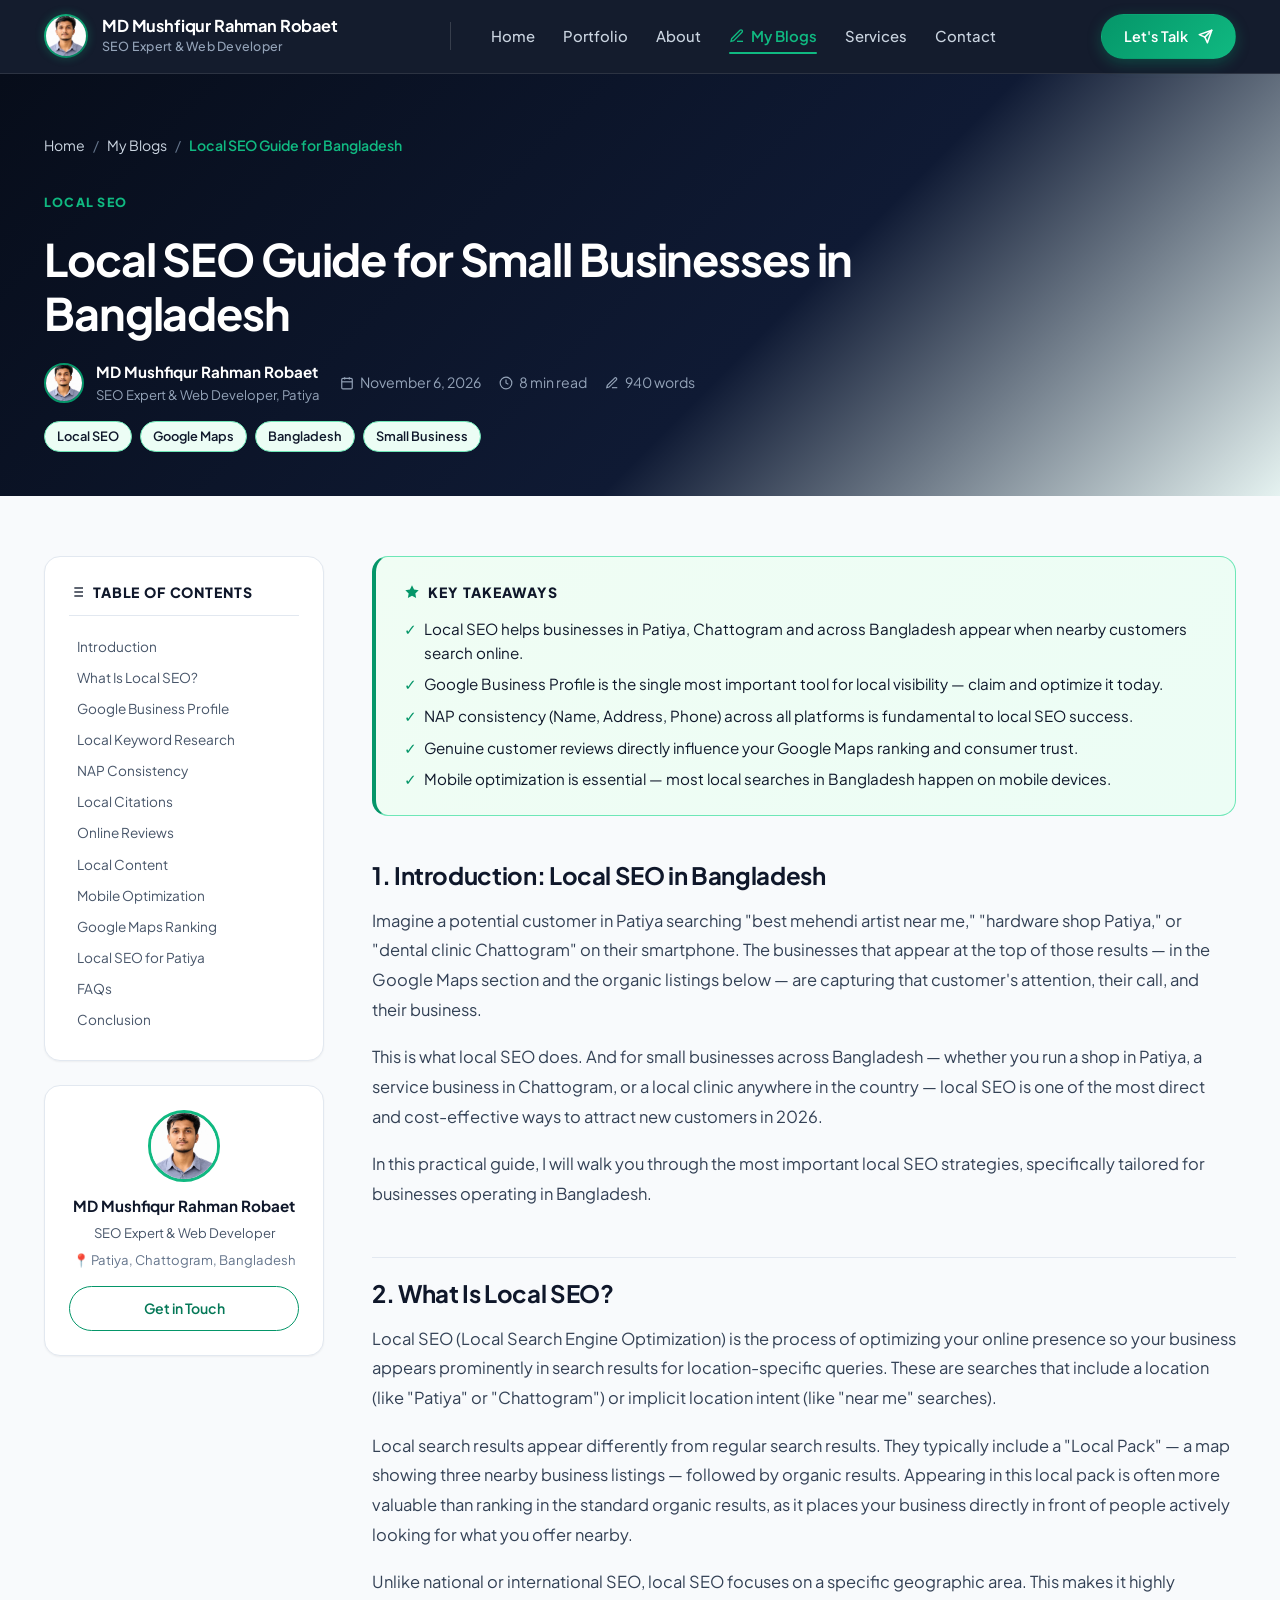
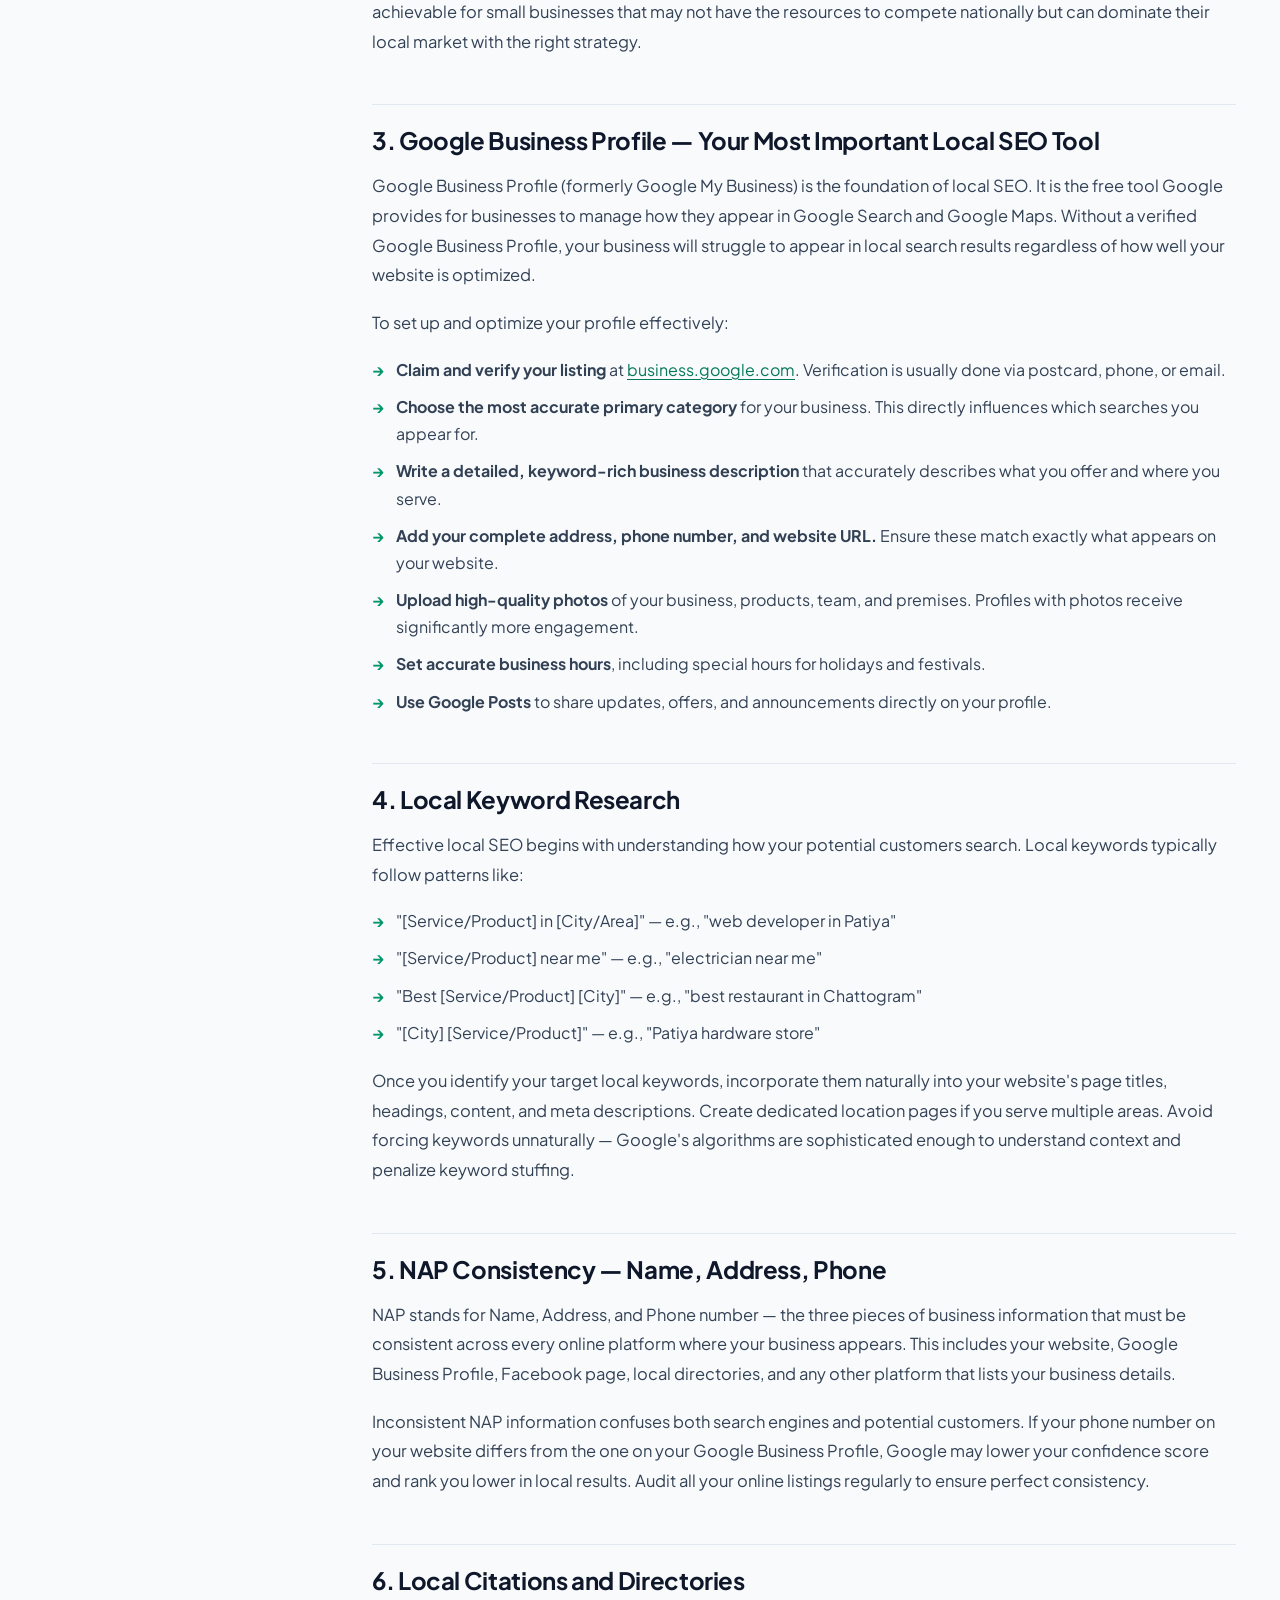
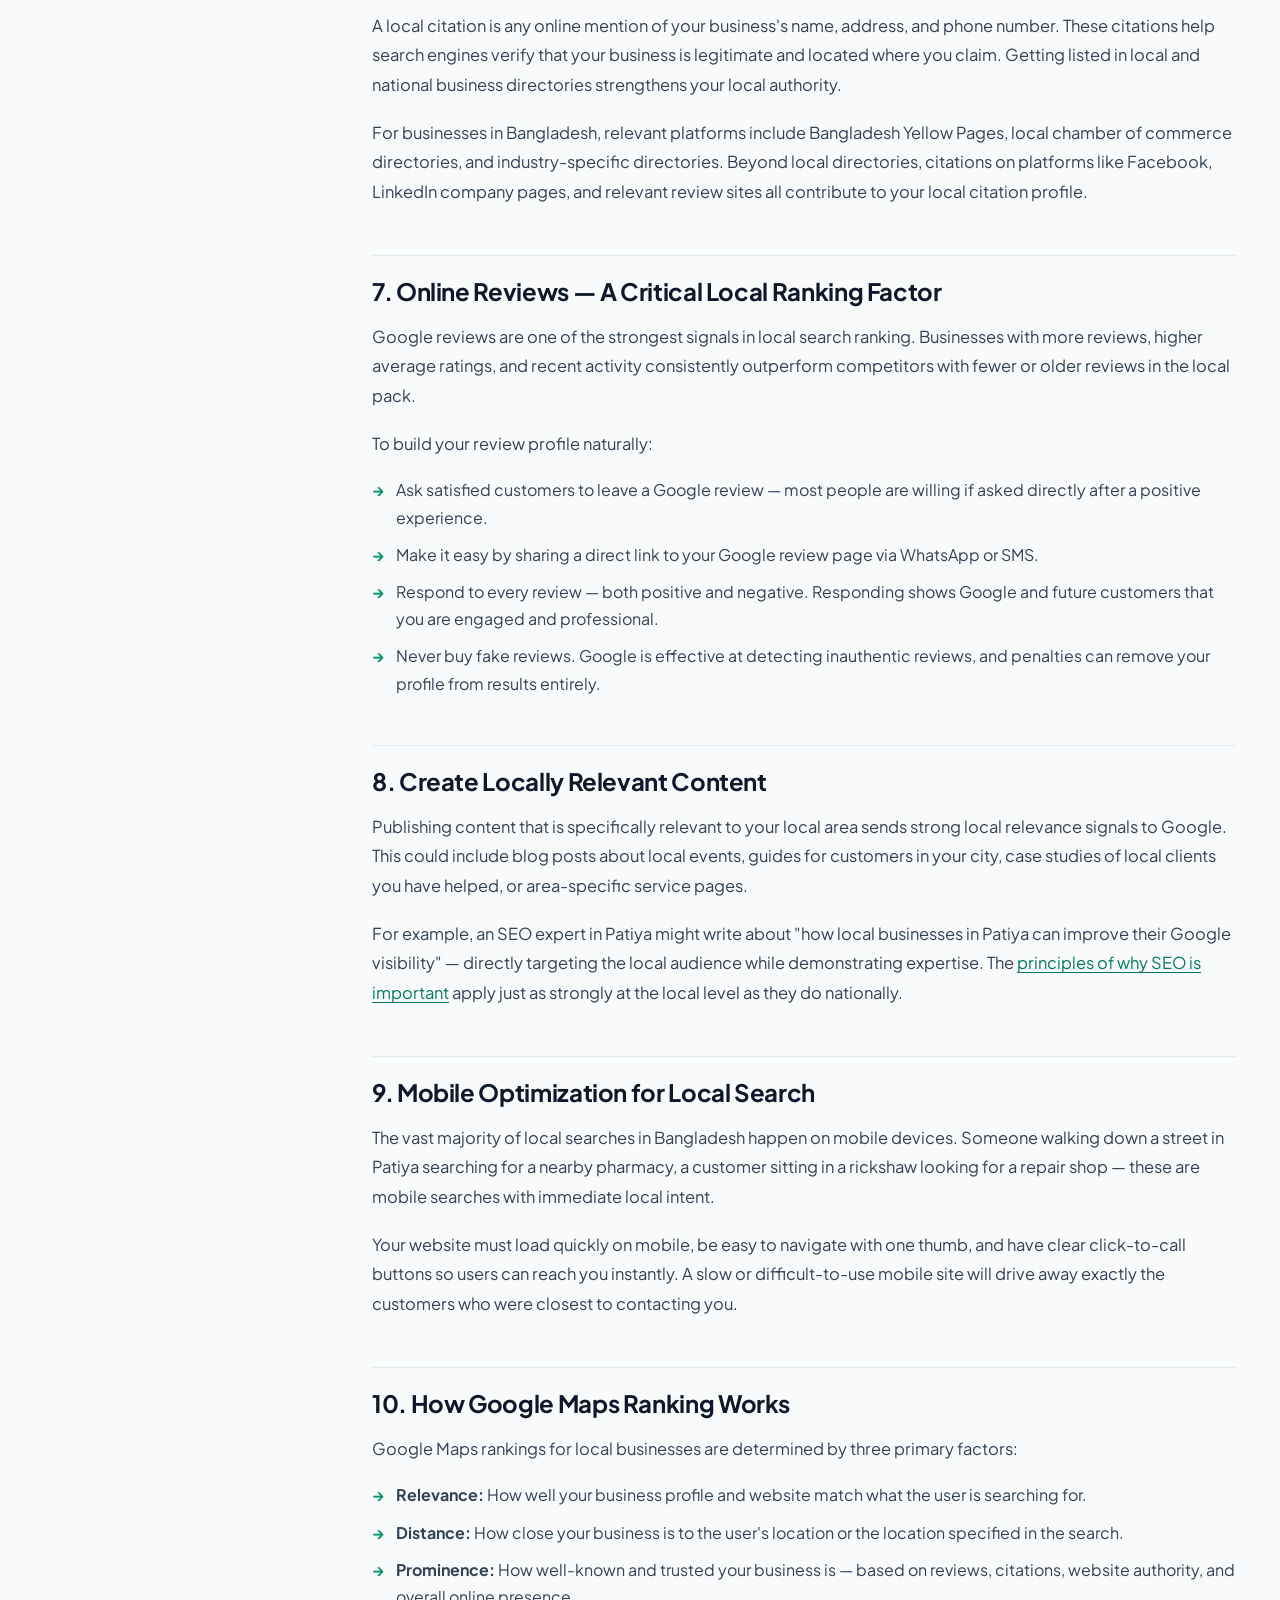
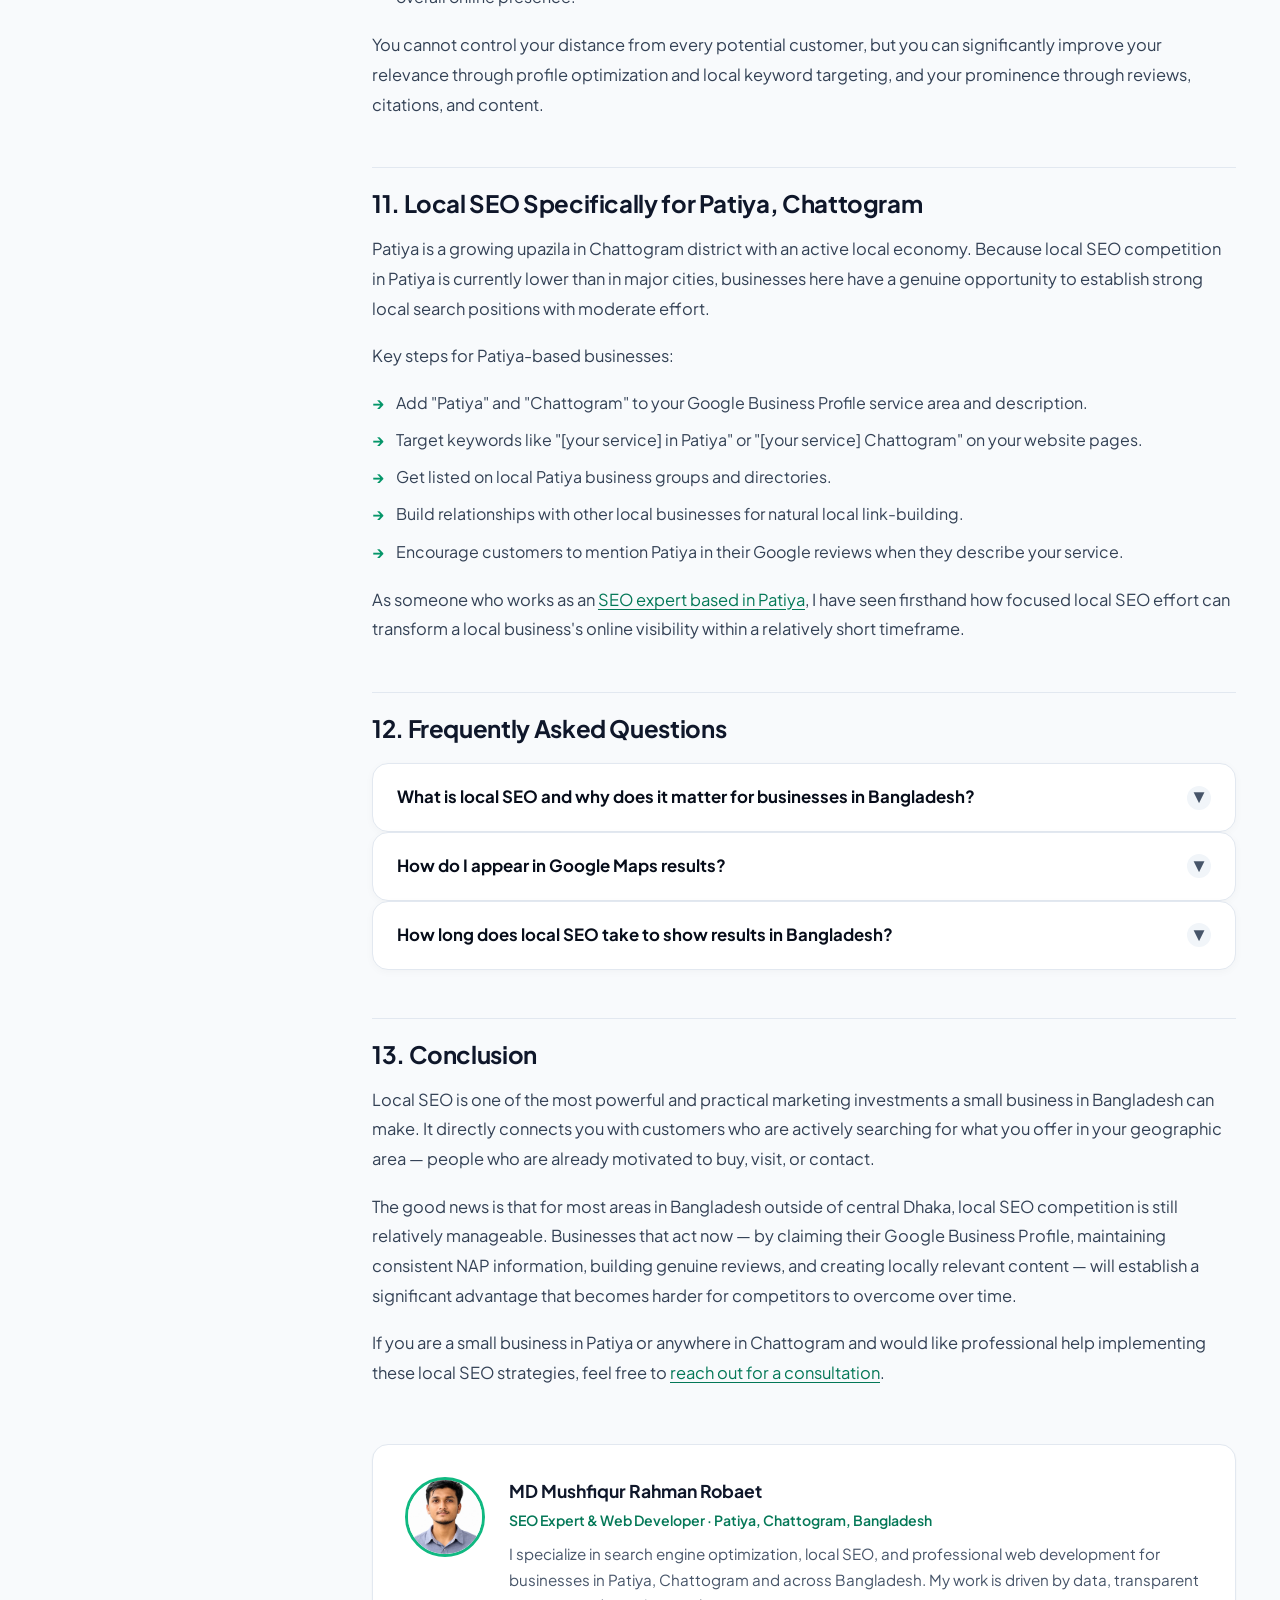
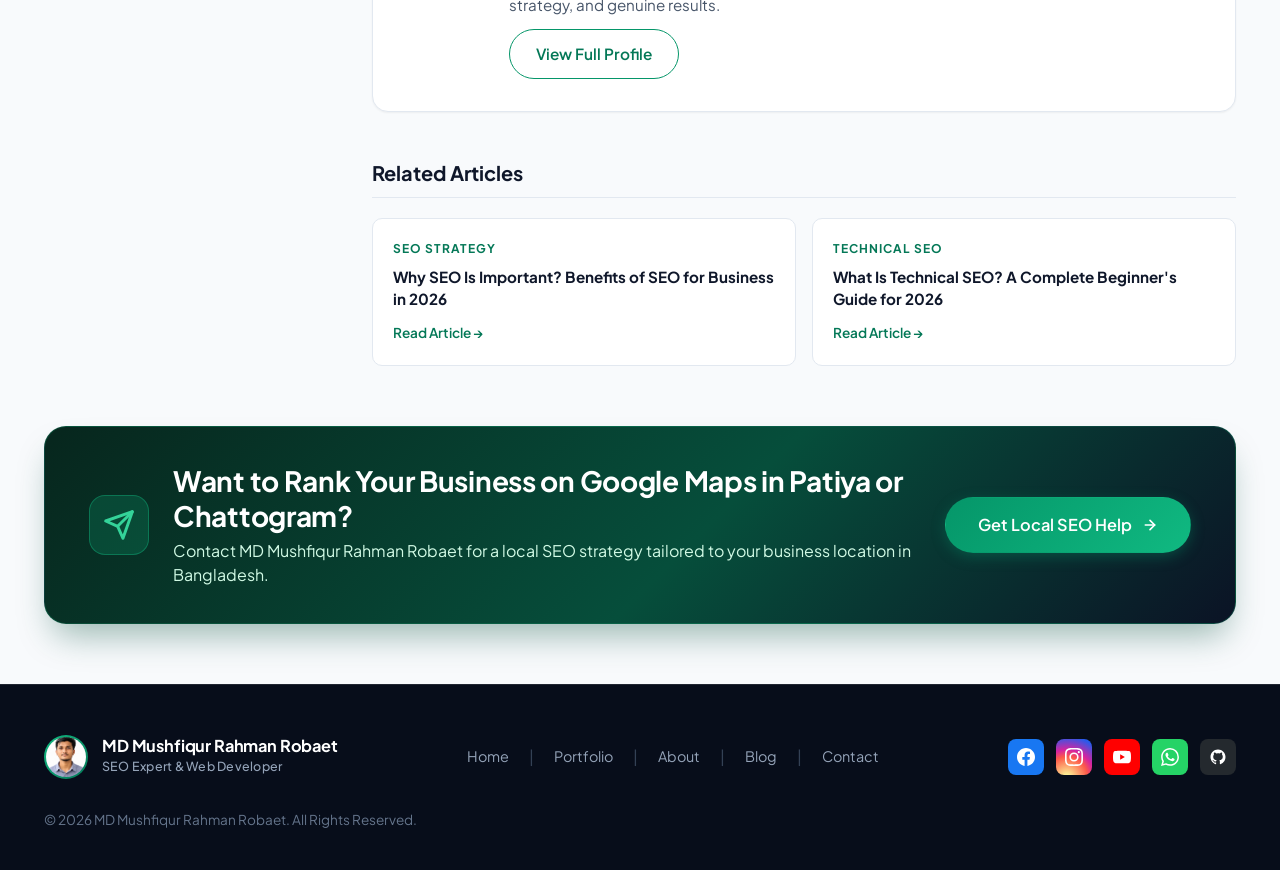
<file: blogs/local-seo-guide-bangladesh/index.html>
<!DOCTYPE html>
<html lang="en">
<head>
  <meta charset="UTF-8">
  <meta name="viewport" content="width=device-width, initial-scale=1.0">
  <title>Local SEO Guide for Small Businesses in Bangladesh | Rank on Google Maps</title>
  <meta name="title" content="Local SEO Guide for Small Businesses in Bangladesh | Rank on Google Maps">
  <meta name="description" content="A practical local SEO guide for small businesses in Bangladesh. Learn how to rank on Google Maps, optimize your Google Business Profile, and attract local customers in Patiya, Chattogram and beyond.">
  <meta name="keywords" content="local SEO guide Bangladesh, local SEO Patiya, Google Business Profile Bangladesh, Google Maps ranking, local SEO Chattogram, local SEO small business">
  <meta name="author" content="MD Mushfiqur Rahman Robaet">
  <meta name="robots" content="index, follow, max-image-preview:large, max-snippet:-1, max-video-preview:-1">
  <link rel="canonical" href="https://mushicreativo.netlify.app/blogs/local-seo-guide-bangladesh/">
  <link rel="icon" type="image/svg+xml" href="../../assets/favicon.svg">
  <link rel="apple-touch-icon" href="../../assets/profile.jpg">
  <meta property="og:type" content="article">
  <meta property="og:url" content="https://mushicreativo.netlify.app/blogs/local-seo-guide-bangladesh/">
  <meta property="og:site_name" content="MD Mushfiqur Rahman Robaet">
  <meta property="og:title" content="Local SEO Guide for Small Businesses in Bangladesh | Rank on Google Maps">
  <meta property="og:description" content="A practical local SEO guide for small businesses in Bangladesh. Learn how to rank on Google Maps, optimize your Google Business Profile, and attract local customers in Patiya, Chattogram and beyond.">
  <meta property="og:image" content="https://mushicreativo.netlify.app/assets/cover.jpg">
  <meta property="article:published_time" content="2026-11-06">
  <meta property="article:author" content="MD Mushfiqur Rahman Robaet">
  <meta property="article:section" content="Local SEO">
  <meta name="twitter:card" content="summary_large_image">
  <meta name="twitter:url" content="https://mushicreativo.netlify.app/blogs/local-seo-guide-bangladesh/">
  <meta name="twitter:title" content="Local SEO Guide for Small Businesses in Bangladesh | Rank on Google Maps">
  <meta name="twitter:description" content="A practical local SEO guide for small businesses in Bangladesh. Learn how to rank on Google Maps, optimize your Google Business Profile, and attract local customers in Patiya, Chattogram and beyond.">
  <meta name="twitter:image" content="https://mushicreativo.netlify.app/assets/cover.jpg">
  <link rel="preconnect" href="https://fonts.googleapis.com">
  <link rel="preconnect" href="https://fonts.gstatic.com" crossorigin>
  <link href="https://fonts.googleapis.com/css2?family=Plus+Jakarta+Sans:wght@400;500;600;700;800&display=swap" rel="stylesheet">
  <link rel="stylesheet" href="../../css/styles.css">
  <script type="application/ld+json">
  {
    "@context": "https://schema.org",
    "@graph": [
      {
        "@type": "BreadcrumbList",
        "itemListElement": [
          { "@type": "ListItem", "position": 1, "name": "Home", "item": "https://mushicreativo.netlify.app/" },
          { "@type": "ListItem", "position": 2, "name": "My Blogs", "item": "https://mushicreativo.netlify.app/blogs/" },
          { "@type": "ListItem", "position": 3, "name": "Local SEO Guide Bangladesh", "item": "https://mushicreativo.netlify.app/blogs/local-seo-guide-bangladesh/" }
        ]
      },
      {
        "@type": "BlogPosting",
        "@id": "https://mushicreativo.netlify.app/blogs/local-seo-guide-bangladesh/#article",
        "headline": "Local SEO Guide for Small Businesses in Bangladesh | Rank on Google Maps",
        "description": "A practical local SEO guide for small businesses in Bangladesh. Learn how to rank on Google Maps, optimize your Google Business Profile, and attract local customers in Patiya, Chattogram and beyond.",
        "url": "https://mushicreativo.netlify.app/blogs/local-seo-guide-bangladesh/",
        "datePublished": "2026-11-06",
        "dateModified": "2026-11-06",
        "author": { "@type": "Person", "@id": "https://mushicreativo.netlify.app/#person", "name": "MD Mushfiqur Rahman Robaet", "url": "https://mushicreativo.netlify.app/" },
        "publisher": { "@type": "Person", "name": "MD Mushfiqur Rahman Robaet", "url": "https://mushicreativo.netlify.app/" },
        "image": "https://mushicreativo.netlify.app/assets/cover.jpg",
        "articleSection": "Local SEO",
        "keywords": "local SEO Bangladesh, Google Business Profile, Google Maps ranking, local SEO guide",
        "wordCount": 940
      },
      {
        "@type": "FAQPage",
        "mainEntity": [
          {
            "@type": "Question",
            "name": "What is local SEO and why does it matter for businesses in Bangladesh?",
            "acceptedAnswer": { "@type": "Answer", "text": "Local SEO is the process of optimizing your online presence to attract customers from specific geographic locations. For businesses in Bangladesh — whether in Patiya, Chattogram, Dhaka or elsewhere — local SEO helps you appear when nearby customers search for products or services you offer, increasing foot traffic, calls, and inquiries." }
          },
          {
            "@type": "Question",
            "name": "How do I appear in Google Maps results?",
            "acceptedAnswer": { "@type": "Answer", "text": "To appear in Google Maps results, you need to create and verify a Google Business Profile (formerly Google My Business) with accurate business information, choose the correct business category, add photos, collect genuine customer reviews, and ensure your name, address, and phone number are consistent across the web." }
          },
          {
            "@type": "Question",
            "name": "How long does local SEO take to show results in Bangladesh?",
            "acceptedAnswer": { "@type": "Answer", "text": "Local SEO results for low to medium competition areas like Patiya or smaller towns in Bangladesh can appear within 4 to 12 weeks with consistent effort. High competition areas like central Dhaka or Chittagong city may take three to six months. Regular profile updates and earning new reviews speed up the process." }
          }
        ]
      }
    ]
  }
  </script>
</head>
<body>
  <a href="#main-content" class="skip-link">Skip to main content</a>

  <header class="site-header" role="banner">
    <div class="container header-inner">
      <div class="brand-identity">
        <a href="../../" class="brand-avatar-wrap" aria-label="MD Mushfiqur Rahman Robaet Homepage">
          <img src="../../assets/profile.jpg" alt="MD Mushfiqur Rahman Robaet" class="brand-avatar" width="44" height="44">
        </a>
        <div class="brand-info">
          <a href="../../" class="brand-name">MD Mushfiqur Rahman Robaet</a>
          <span class="brand-role">SEO Expert &amp; Web Developer</span>
        </div>
      </div>
      <nav class="nav-container" aria-label="Main Navigation">
        <div class="header-divider" aria-hidden="true"></div>
        <ul class="nav-links">
          <li><a href="../../" class="nav-link">Home</a></li>
          <li><a href="../../portfolio/" class="nav-link">Portfolio</a></li>
          <li><a href="../../#about" class="nav-link">About</a></li>
          <li><a href="../../blogs/" class="nav-link active" aria-current="page"><svg width="16" height="16" viewBox="0 0 24 24" fill="none" stroke="currentColor" stroke-width="2" aria-hidden="true"><path d="M12 20h9"/><path d="M16.5 3.5a2.121 2.121 0 0 1 3 3L7 19l-4 1 1-4L16.5 3.5z"/></svg>My Blogs</a></li>
          <li><a href="../../#services" class="nav-link">Services</a></li>
          <li><a href="../../#contact" class="nav-link">Contact</a></li>
        </ul>
      </nav>
      <div class="header-actions">
        <a href="../../#contact" class="btn btn-primary header-cta">Let's Talk <svg width="15" height="15" viewBox="0 0 24 24" fill="none" stroke="currentColor" stroke-width="2.5" stroke-linecap="round" stroke-linejoin="round" aria-hidden="true"><line x1="22" y1="2" x2="11" y2="13"></line><polygon points="22 2 15 22 11 13 2 9 22 2"></polygon></svg></a>
        <button class="mobile-nav-toggle" aria-label="Toggle navigation menu" aria-expanded="false"><svg width="24" height="24" viewBox="0 0 24 24" fill="none" stroke="currentColor" stroke-width="2" stroke-linecap="round" stroke-linejoin="round"><line x1="3" y1="12" x2="21" y2="12"></line><line x1="3" y1="6" x2="21" y2="6"></line><line x1="3" y1="18" x2="21" y2="18"></line></svg></button>
      </div>
    </div>
  </header>

  <div class="mobile-menu-drawer" role="dialog" aria-modal="true" aria-label="Mobile Navigation">
    <div class="mobile-nav-links">
      <a href="../../" class="mobile-nav-link">🏠 Home</a>
      <a href="../../portfolio/" class="mobile-nav-link">💼 Portfolio</a>
      <a href="../../#about" class="mobile-nav-link">👤 About Me</a>
      <a href="../../blogs/" class="mobile-nav-link active">✍️ My Blogs</a>
      <a href="../../#services" class="mobile-nav-link">⚙️ Services</a>
      <a href="../../#contact" class="mobile-nav-link">✉️ Contact</a>
    </div>
    <a href="../../#contact" class="btn btn-primary" style="margin-top: 10px;">Let's Talk ✈</a>
  </div>

  <main id="main-content">

    <section class="article-hero-section" aria-label="Article header">
      <div class="container article-hero-inner">
        <nav class="breadcrumbs-nav" aria-label="Breadcrumbs">
          <ol class="breadcrumbs-list">
            <li><a href="../../">Home</a></li>
            <li class="breadcrumb-separator" aria-hidden="true">/</li>
            <li><a href="../../blogs/">My Blogs</a></li>
            <li class="breadcrumb-separator" aria-hidden="true">/</li>
            <li class="breadcrumb-current" aria-current="page">Local SEO Guide for Bangladesh</li>
          </ol>
        </nav>
        <div class="article-category-label">Local SEO</div>
        <h1 class="article-main-title" id="article-title">Local SEO Guide for Small Businesses in Bangladesh</h1>
        <div class="article-meta-row">
          <div class="article-author-mini">
            <img src="../../assets/profile.jpg" alt="MD Mushfiqur Rahman Robaet" class="article-author-avatar" width="40" height="40">
            <div class="article-author-info">
              <span class="article-author-name">MD Mushfiqur Rahman Robaet</span>
              <span class="article-author-title">SEO Expert &amp; Web Developer, Patiya</span>
            </div>
          </div>
          <div class="article-meta-details">
            <span class="article-meta-item"><svg width="14" height="14" viewBox="0 0 24 24" fill="none" stroke="currentColor" stroke-width="2" aria-hidden="true"><rect x="3" y="4" width="18" height="18" rx="2" ry="2"/><line x1="16" y1="2" x2="16" y2="6"/><line x1="8" y1="2" x2="8" y2="6"/><line x1="3" y1="10" x2="21" y2="10"/></svg>November 6, 2026</span>
            <span class="article-meta-item"><svg width="14" height="14" viewBox="0 0 24 24" fill="none" stroke="currentColor" stroke-width="2" aria-hidden="true"><circle cx="12" cy="12" r="10"/><polyline points="12 6 12 12 16 14"/></svg>8 min read</span>
            <span class="article-meta-item"><svg width="14" height="14" viewBox="0 0 24 24" fill="none" stroke="currentColor" stroke-width="2" aria-hidden="true"><path d="M12 20h9"/><path d="M16.5 3.5a2.121 2.121 0 0 1 3 3L7 19l-4 1 1-4L16.5 3.5z"/></svg>940 words</span>
          </div>
        </div>
        <div class="article-tags-row">
          <span class="blog-tag">Local SEO</span>
          <span class="blog-tag">Google Maps</span>
          <span class="blog-tag">Bangladesh</span>
          <span class="blog-tag">Small Business</span>
        </div>
      </div>
    </section>

    <div class="article-layout-wrapper">
      <div class="container article-layout-inner">

        <aside class="article-toc-sidebar" aria-label="Table of Contents">
          <div class="toc-box">
            <div class="toc-title"><svg width="16" height="16" viewBox="0 0 24 24" fill="none" stroke="currentColor" stroke-width="2" aria-hidden="true"><line x1="8" y1="6" x2="21" y2="6"/><line x1="8" y1="12" x2="21" y2="12"/><line x1="8" y1="18" x2="21" y2="18"/><line x1="3" y1="6" x2="3.01" y2="6"/><line x1="3" y1="12" x2="3.01" y2="12"/><line x1="3" y1="18" x2="3.01" y2="18"/></svg>Table of Contents</div>
            <nav aria-label="Article table of contents">
              <ol class="toc-list">
                <li><a href="#intro" class="toc-link">Introduction</a></li>
                <li><a href="#what-is-local-seo" class="toc-link">What Is Local SEO?</a></li>
                <li><a href="#gbp" class="toc-link">Google Business Profile</a></li>
                <li><a href="#local-keywords" class="toc-link">Local Keyword Research</a></li>
                <li><a href="#nap" class="toc-link">NAP Consistency</a></li>
                <li><a href="#citations" class="toc-link">Local Citations</a></li>
                <li><a href="#reviews" class="toc-link">Online Reviews</a></li>
                <li><a href="#local-content" class="toc-link">Local Content</a></li>
                <li><a href="#mobile" class="toc-link">Mobile Optimization</a></li>
                <li><a href="#maps-ranking" class="toc-link">Google Maps Ranking</a></li>
                <li><a href="#patiya" class="toc-link">Local SEO for Patiya</a></li>
                <li><a href="#faq" class="toc-link">FAQs</a></li>
                <li><a href="#conclusion" class="toc-link">Conclusion</a></li>
              </ol>
            </nav>
          </div>
          <div class="article-author-card-sidebar">
            <img src="../../assets/profile.jpg" alt="MD Mushfiqur Rahman Robaet - Best SEO Expert in Patiya in 2026" class="author-card-avatar" width="72" height="72" loading="lazy">
            <div class="author-card-name">MD Mushfiqur Rahman Robaet</div>
            <div class="author-card-role">SEO Expert &amp; Web Developer</div>
            <div class="author-card-location">📍 Patiya, Chattogram, Bangladesh</div>
            <a href="../../#contact" class="btn btn-outline-emerald author-card-btn">Get in Touch</a>
          </div>
        </aside>

        <article class="article-content-main" aria-labelledby="article-title">

          <div class="article-key-takeaways">
            <div class="takeaways-label"><svg width="16" height="16" viewBox="0 0 24 24" fill="currentColor" aria-hidden="true"><path d="M12 2l3.09 6.26L22 9.27l-5 4.87 1.18 6.88L12 17.77l-6.18 3.25L7 14.14 2 9.27l6.91-1.01L12 2z"/></svg>Key Takeaways</div>
            <ul class="takeaways-list">
              <li>Local SEO helps businesses in Patiya, Chattogram and across Bangladesh appear when nearby customers search online.</li>
              <li>Google Business Profile is the single most important tool for local visibility — claim and optimize it today.</li>
              <li>NAP consistency (Name, Address, Phone) across all platforms is fundamental to local SEO success.</li>
              <li>Genuine customer reviews directly influence your Google Maps ranking and consumer trust.</li>
              <li>Mobile optimization is essential — most local searches in Bangladesh happen on mobile devices.</li>
            </ul>
          </div>

          <div class="article-body">

            <h2 id="intro">1. Introduction: Local SEO in Bangladesh</h2>
            <p>Imagine a potential customer in Patiya searching "best mehendi artist near me," "hardware shop Patiya," or "dental clinic Chattogram" on their smartphone. The businesses that appear at the top of those results — in the Google Maps section and the organic listings below — are capturing that customer's attention, their call, and their business.</p>
            <p>This is what local SEO does. And for small businesses across Bangladesh — whether you run a shop in Patiya, a service business in Chattogram, or a local clinic anywhere in the country — local SEO is one of the most direct and cost-effective ways to attract new customers in 2026.</p>
            <p>In this practical guide, I will walk you through the most important local SEO strategies, specifically tailored for businesses operating in Bangladesh.</p>

            <h2 id="what-is-local-seo">2. What Is Local SEO?</h2>
            <p>Local SEO (Local Search Engine Optimization) is the process of optimizing your online presence so your business appears prominently in search results for location-specific queries. These are searches that include a location (like "Patiya" or "Chattogram") or implicit location intent (like "near me" searches).</p>
            <p>Local search results appear differently from regular search results. They typically include a "Local Pack" — a map showing three nearby business listings — followed by organic results. Appearing in this local pack is often more valuable than ranking in the standard organic results, as it places your business directly in front of people actively looking for what you offer nearby.</p>
            <p>Unlike national or international SEO, local SEO focuses on a specific geographic area. This makes it highly achievable for small businesses that may not have the resources to compete nationally but can dominate their local market with the right strategy.</p>

            <h2 id="gbp">3. Google Business Profile — Your Most Important Local SEO Tool</h2>
            <p>Google Business Profile (formerly Google My Business) is the foundation of local SEO. It is the free tool Google provides for businesses to manage how they appear in Google Search and Google Maps. Without a verified Google Business Profile, your business will struggle to appear in local search results regardless of how well your website is optimized.</p>
            <p>To set up and optimize your profile effectively:</p>
            <ul class="article-ul">
              <li><strong>Claim and verify your listing</strong> at <a href="https://www.google.com/business/" target="_blank" rel="noopener noreferrer">business.google.com</a>. Verification is usually done via postcard, phone, or email.</li>
              <li><strong>Choose the most accurate primary category</strong> for your business. This directly influences which searches you appear for.</li>
              <li><strong>Write a detailed, keyword-rich business description</strong> that accurately describes what you offer and where you serve.</li>
              <li><strong>Add your complete address, phone number, and website URL.</strong> Ensure these match exactly what appears on your website.</li>
              <li><strong>Upload high-quality photos</strong> of your business, products, team, and premises. Profiles with photos receive significantly more engagement.</li>
              <li><strong>Set accurate business hours</strong>, including special hours for holidays and festivals.</li>
              <li><strong>Use Google Posts</strong> to share updates, offers, and announcements directly on your profile.</li>
            </ul>

            <h2 id="local-keywords">4. Local Keyword Research</h2>
            <p>Effective local SEO begins with understanding how your potential customers search. Local keywords typically follow patterns like:</p>
            <ul class="article-ul">
              <li>"[Service/Product] in [City/Area]" — e.g., "web developer in Patiya"</li>
              <li>"[Service/Product] near me" — e.g., "electrician near me"</li>
              <li>"Best [Service/Product] [City]" — e.g., "best restaurant in Chattogram"</li>
              <li>"[City] [Service/Product]" — e.g., "Patiya hardware store"</li>
            </ul>
            <p>Once you identify your target local keywords, incorporate them naturally into your website's page titles, headings, content, and meta descriptions. Create dedicated location pages if you serve multiple areas. Avoid forcing keywords unnaturally — Google's algorithms are sophisticated enough to understand context and penalize keyword stuffing.</p>

            <h2 id="nap">5. NAP Consistency — Name, Address, Phone</h2>
            <p>NAP stands for Name, Address, and Phone number — the three pieces of business information that must be consistent across every online platform where your business appears. This includes your website, Google Business Profile, Facebook page, local directories, and any other platform that lists your business details.</p>
            <p>Inconsistent NAP information confuses both search engines and potential customers. If your phone number on your website differs from the one on your Google Business Profile, Google may lower your confidence score and rank you lower in local results. Audit all your online listings regularly to ensure perfect consistency.</p>

            <h2 id="citations">6. Local Citations and Directories</h2>
            <p>A local citation is any online mention of your business's name, address, and phone number. These citations help search engines verify that your business is legitimate and located where you claim. Getting listed in local and national business directories strengthens your local authority.</p>
            <p>For businesses in Bangladesh, relevant platforms include Bangladesh Yellow Pages, local chamber of commerce directories, and industry-specific directories. Beyond local directories, citations on platforms like Facebook, LinkedIn company pages, and relevant review sites all contribute to your local citation profile.</p>

            <h2 id="reviews">7. Online Reviews — A Critical Local Ranking Factor</h2>
            <p>Google reviews are one of the strongest signals in local search ranking. Businesses with more reviews, higher average ratings, and recent activity consistently outperform competitors with fewer or older reviews in the local pack.</p>
            <p>To build your review profile naturally:</p>
            <ul class="article-ul">
              <li>Ask satisfied customers to leave a Google review — most people are willing if asked directly after a positive experience.</li>
              <li>Make it easy by sharing a direct link to your Google review page via WhatsApp or SMS.</li>
              <li>Respond to every review — both positive and negative. Responding shows Google and future customers that you are engaged and professional.</li>
              <li>Never buy fake reviews. Google is effective at detecting inauthentic reviews, and penalties can remove your profile from results entirely.</li>
            </ul>

            <h2 id="local-content">8. Create Locally Relevant Content</h2>
            <p>Publishing content that is specifically relevant to your local area sends strong local relevance signals to Google. This could include blog posts about local events, guides for customers in your city, case studies of local clients you have helped, or area-specific service pages.</p>
            <p>For example, an SEO expert in Patiya might write about "how local businesses in Patiya can improve their Google visibility" — directly targeting the local audience while demonstrating expertise. The <a href="../why-seo-is-important/">principles of why SEO is important</a> apply just as strongly at the local level as they do nationally.</p>

            <h2 id="mobile">9. Mobile Optimization for Local Search</h2>
            <p>The vast majority of local searches in Bangladesh happen on mobile devices. Someone walking down a street in Patiya searching for a nearby pharmacy, a customer sitting in a rickshaw looking for a repair shop — these are mobile searches with immediate local intent.</p>
            <p>Your website must load quickly on mobile, be easy to navigate with one thumb, and have clear click-to-call buttons so users can reach you instantly. A slow or difficult-to-use mobile site will drive away exactly the customers who were closest to contacting you.</p>

            <h2 id="maps-ranking">10. How Google Maps Ranking Works</h2>
            <p>Google Maps rankings for local businesses are determined by three primary factors:</p>
            <ul class="article-ul">
              <li><strong>Relevance:</strong> How well your business profile and website match what the user is searching for.</li>
              <li><strong>Distance:</strong> How close your business is to the user's location or the location specified in the search.</li>
              <li><strong>Prominence:</strong> How well-known and trusted your business is — based on reviews, citations, website authority, and overall online presence.</li>
            </ul>
            <p>You cannot control your distance from every potential customer, but you can significantly improve your relevance through profile optimization and local keyword targeting, and your prominence through reviews, citations, and content.</p>

            <h2 id="patiya">11. Local SEO Specifically for Patiya, Chattogram</h2>
            <p>Patiya is a growing upazila in Chattogram district with an active local economy. Because local SEO competition in Patiya is currently lower than in major cities, businesses here have a genuine opportunity to establish strong local search positions with moderate effort.</p>
            <p>Key steps for Patiya-based businesses:</p>
            <ul class="article-ul">
              <li>Add "Patiya" and "Chattogram" to your Google Business Profile service area and description.</li>
              <li>Target keywords like "[your service] in Patiya" or "[your service] Chattogram" on your website pages.</li>
              <li>Get listed on local Patiya business groups and directories.</li>
              <li>Build relationships with other local businesses for natural local link-building.</li>
              <li>Encourage customers to mention Patiya in their Google reviews when they describe your service.</li>
            </ul>
            <p>As someone who works as an <a href="../../">SEO expert based in Patiya</a>, I have seen firsthand how focused local SEO effort can transform a local business's online visibility within a relatively short timeframe.</p>

            <h2 id="faq">12. Frequently Asked Questions</h2>
            <div class="article-faq">
              <div class="faq-item">
                <button class="faq-question-btn" type="button" aria-expanded="false"><span>What is local SEO and why does it matter for businesses in Bangladesh?</span><span class="faq-icon" aria-hidden="true">▼</span></button>
                <div class="faq-answer"><div class="faq-answer-inner">Local SEO is the process of optimizing your online presence to attract customers from specific geographic locations. For businesses in Bangladesh — whether in Patiya, Chattogram, Dhaka or elsewhere — local SEO helps you appear when nearby customers search for products or services you offer, increasing foot traffic, calls, and inquiries.</div></div>
              </div>
              <div class="faq-item">
                <button class="faq-question-btn" type="button" aria-expanded="false"><span>How do I appear in Google Maps results?</span><span class="faq-icon" aria-hidden="true">▼</span></button>
                <div class="faq-answer"><div class="faq-answer-inner">To appear in Google Maps results, you need to create and verify a Google Business Profile with accurate business information, choose the correct business category, add photos, collect genuine customer reviews, and ensure your name, address, and phone number are consistent across the web.</div></div>
              </div>
              <div class="faq-item">
                <button class="faq-question-btn" type="button" aria-expanded="false"><span>How long does local SEO take to show results in Bangladesh?</span><span class="faq-icon" aria-hidden="true">▼</span></button>
                <div class="faq-answer"><div class="faq-answer-inner">Local SEO results for low to medium competition areas like Patiya or smaller towns in Bangladesh can appear within 4 to 12 weeks with consistent effort. High competition areas may take three to six months. Regular profile updates and earning new reviews speed up the process.</div></div>
              </div>
            </div>

            <h2 id="conclusion">13. Conclusion</h2>
            <p>Local SEO is one of the most powerful and practical marketing investments a small business in Bangladesh can make. It directly connects you with customers who are actively searching for what you offer in your geographic area — people who are already motivated to buy, visit, or contact.</p>
            <p>The good news is that for most areas in Bangladesh outside of central Dhaka, local SEO competition is still relatively manageable. Businesses that act now — by claiming their Google Business Profile, maintaining consistent NAP information, building genuine reviews, and creating locally relevant content — will establish a significant advantage that becomes harder for competitors to overcome over time.</p>
            <p>If you are a small business in Patiya or anywhere in Chattogram and would like professional help implementing these local SEO strategies, feel free to <a href="../../#contact">reach out for a consultation</a>.</p>

          </div>

          <div class="article-author-bio">
            <img src="../../assets/profile.jpg" alt="MD Mushfiqur Rahman Robaet - Best SEO Expert in Patiya in 2026" class="author-bio-avatar" width="80" height="80" loading="lazy">
            <div class="author-bio-content">
              <div class="author-bio-name">MD Mushfiqur Rahman Robaet</div>
              <div class="author-bio-role">SEO Expert &amp; Web Developer · Patiya, Chattogram, Bangladesh</div>
              <p class="author-bio-desc">I specialize in search engine optimization, local SEO, and professional web development for businesses in Patiya, Chattogram and across Bangladesh. My work is driven by data, transparent strategy, and genuine results.</p>
              <a href="../../" class="btn btn-outline-emerald" style="display:inline-flex; margin-top: 12px;">View Full Profile</a>
            </div>
          </div>

          <div class="article-related-section">
            <h3 class="related-articles-title">Related Articles</h3>
            <div class="related-articles-grid">
              <a href="../why-seo-is-important/" class="related-article-card" style="text-decoration:none;">
                <div class="related-card-category">SEO Strategy</div>
                <h4 class="related-card-title">Why SEO Is Important? Benefits of SEO for Business in 2026</h4>
                <span style="font-size:0.85rem; color:var(--color-emerald-600); font-weight:600;">Read Article →</span>
              </a>
              <a href="../what-is-technical-seo/" class="related-article-card" style="text-decoration:none;">
                <div class="related-card-category">Technical SEO</div>
                <h4 class="related-card-title">What Is Technical SEO? A Complete Beginner's Guide for 2026</h4>
                <span style="font-size:0.85rem; color:var(--color-emerald-600); font-weight:600;">Read Article →</span>
              </a>
            </div>
          </div>

        </article>
      </div>
    </div>

    <section class="section-cta-banner" aria-label="Local SEO CTA">
      <div class="container">
        <div class="cta-banner-card">
          <div class="cta-banner-left">
            <div class="cta-plane-icon" aria-hidden="true"><svg width="32" height="32" viewBox="0 0 24 24" fill="none" stroke="currentColor" stroke-width="2.2" stroke-linecap="round" stroke-linejoin="round"><line x1="22" y1="2" x2="11" y2="13"></line><polygon points="22 2 15 22 11 13 2 9 22 2"></polygon></svg></div>
            <div class="cta-banner-text">
              <h3>Want to Rank Your Business on Google Maps in Patiya or Chattogram?</h3>
              <p>Contact MD Mushfiqur Rahman Robaet for a local SEO strategy tailored to your business location in Bangladesh.</p>
            </div>
          </div>
          <a href="../../#contact" class="btn btn-primary cta-banner-btn">Get Local SEO Help <svg width="16" height="16" viewBox="0 0 24 24" fill="none" stroke="currentColor" stroke-width="2.5" stroke-linecap="round" stroke-linejoin="round" aria-hidden="true"><line x1="5" y1="12" x2="19" y2="12"></line><polyline points="12 5 19 12 12 19"></polyline></svg></a>
        </div>
      </div>
    </section>

  </main>

  <footer class="site-footer" role="contentinfo">
    <div class="container footer-inner">
      <div class="footer-brand">
        <div class="footer-avatar-wrap"><img src="../../assets/profile.jpg" alt="MD Mushfiqur Rahman Robaet" class="footer-avatar" width="44" height="44" loading="lazy"></div>
        <div class="brand-info"><span class="brand-name">MD Mushfiqur Rahman Robaet</span><span class="brand-role">SEO Expert &amp; Web Developer</span></div>
      </div>
      <nav class="footer-nav" aria-label="Footer Navigation">
        <a href="../../" class="footer-nav-link">Home</a><span style="color:#334155;">|</span>
        <a href="../../portfolio/" class="footer-nav-link">Portfolio</a><span style="color:#334155;">|</span>
        <a href="../../#about" class="footer-nav-link">About</a><span style="color:#334155;">|</span>
        <a href="../../blogs/" class="footer-nav-link">Blog</a><span style="color:#334155;">|</span>
        <a href="../../#contact" class="footer-nav-link">Contact</a>
      </nav>
      <div class="footer-socials" aria-label="Social Media Profiles">
        <a href="https://www.facebook.com/robaetkhan.mushfiq" target="_blank" rel="noopener noreferrer" class="social-icon-btn social-fb" aria-label="Facebook"><svg width="18" height="18" viewBox="0 0 24 24" fill="currentColor"><path d="M24 12.073c0-6.627-5.373-12-12-12s-12 5.373-12 12c0 5.99 4.388 10.954 10.125 11.854v-8.385H7.078v-3.47h3.047V9.43c0-3.007 1.792-4.669 4.533-4.669 1.312 0 2.686.235 2.686.235v2.953H15.83c-1.491 0-1.956.925-1.956 1.874v2.25h3.328l-.532 3.47h-2.796v8.385C19.612 23.027 24 18.062 24 12.073z"/></svg></a>
        <a href="https://www.instagram.com/myself_allen.shopon_._/" target="_blank" rel="noopener noreferrer" class="social-icon-btn social-ig" aria-label="Instagram"><svg width="18" height="18" viewBox="0 0 24 24" fill="currentColor"><path d="M12 2.163c3.204 0 3.584.012 4.85.07 3.252.148 4.771 1.691 4.919 4.919.058 1.265.069 1.645.069 4.849 0 3.205-.012 3.584-.069 4.849-.149 3.225-1.664 4.771-4.919 4.919-1.266.058-1.644.07-4.85.07-3.204 0-3.584-.012-4.849-.07-3.26-.149-4.771-1.699-4.919-4.92-.058-1.265-.07-1.644-.07-4.849 0-3.204.013-3.583.07-4.849.149-3.227 1.664-4.771 4.919-4.919 1.266-.057 1.645-.069 4.849-.069zM12 0C8.741 0 8.333.014 7.053.072 2.695.272.273 2.69.073 7.052.014 8.333 0 8.741 0 12c0 3.259.014 3.668.072 4.948.2 4.358 2.618 6.78 6.98 6.98C8.333 23.986 8.741 24 12 24c3.259 0 3.668-.014 4.948-.072 4.354-.2 6.782-2.618 6.979-6.98.059-1.28.073-1.689.073-4.948 0-3.259-.014-3.667-.072-4.947-.196-4.354-2.617-6.78-6.979-6.98C15.668.014 15.259 0 12 0zm0 5.838a6.162 6.162 0 1 0 0 12.324 6.162 6.162 0 0 0 0-12.324zM12 16a4 4 0 1 1 0-8 4 4 0 0 1 0 8zm6.406-11.845a1.44 1.44 0 1 0 0 2.881 1.44 1.44 0 0 0 0-2.881z"/></svg></a>
        <a href="https://www.youtube.com/@mdmushfiq4191" target="_blank" rel="noopener noreferrer" class="social-icon-btn social-yt" aria-label="YouTube"><svg width="18" height="18" viewBox="0 0 24 24" fill="currentColor"><path d="M23.498 6.186a3.016 3.016 0 0 0-2.122-2.136C19.505 3.545 12 3.545 12 3.545s-7.505 0-9.377.505A3.017 3.017 0 0 0 .502 6.186C0 8.07 0 12 0 12s0 3.93.502 5.814a3.016 3.016 0 0 0 2.122 2.136c1.871.505 9.376.505 9.376.505s7.505 0 9.377-.505a3.015 3.015 0 0 0 2.122-2.136C24 15.93 24 12 24 12s0-3.93-.502-5.814zM9.545 15.568V8.432L15.818 12l-6.273 3.568z"/></svg></a>
        <a href="https://wa.me/8801970271398" target="_blank" rel="noopener noreferrer" class="social-icon-btn social-wa" aria-label="WhatsApp"><svg width="18" height="18" viewBox="0 0 24 24" fill="currentColor"><path d="M17.472 14.382c-.297-.149-1.758-.867-2.03-.967-.273-.099-.471-.148-.67.15-.197.297-.767.966-.94 1.164-.173.199-.347.223-.644.075-.297-.15-1.255-.463-2.39-1.475-.883-.788-1.48-1.761-1.653-2.059-.173-.297-.018-.458.13-.606.134-.133.298-.347.446-.52.149-.174.198-.298.298-.497.099-.198.05-.371-.025-.52-.075-.149-.669-1.612-.916-2.207-.242-.579-.487-.5-.669-.51-.173-.008-.371-.01-.57-.01-.198 0-.52.074-.792.372-.272.297-1.04 1.016-1.04 2.479 0 1.462 1.065 2.875 1.213 3.074.149.198 2.096 3.2 5.077 4.487.709.306 1.262.489 1.694.625.712.227 1.36.195 1.871.118.571-.085 1.758-.719 2.006-1.413.248-.694.248-1.289.173-1.413-.074-.124-.272-.198-.57-.347m-5.421 7.403h-.004a9.87 9.87 0 0 1-5.031-1.378l-.361-.214-3.741.982.998-3.648-.235-.374a9.86 9.86 0 0 1-1.51-5.26c.001-5.45 4.436-9.884 9.888-9.884 2.64 0 5.122 1.03 6.988 2.898a9.825 9.825 0 0 1 2.893 6.994c-.003 5.45-4.437 9.884-9.885 9.884m8.413-18.297A11.815 11.815 0 0 0 12.05 0C5.495 0 .16 5.335.157 11.892c0 2.096.547 4.142 1.588 5.945L.057 24l6.305-1.654a11.882 11.882 0 0 0 5.683 1.448h.005c6.554 0 11.89-5.335 11.893-11.893a11.821 11.821 0 0 0-3.48-8.413z"/></svg></a>
        <a href="https://github.com/mdmushfiq883-crypto" target="_blank" rel="noopener noreferrer" class="social-icon-btn social-gh" aria-label="GitHub"><svg width="18" height="18" viewBox="0 0 24 24" fill="currentColor"><path fill-rule="evenodd" clip-rule="evenodd" d="M12 2C6.477 2 2 6.484 2 12.017c0 4.425 2.865 8.18 6.839 9.504.5.092.682-.217.682-.483 0-.237-.008-.868-.013-1.703-2.782.605-3.369-1.343-3.369-1.343-.454-1.158-1.11-1.466-1.11-1.466-.908-.62.069-.608.069-.608 1.003.07 1.53 1.032 1.53 1.032.892 1.53 2.341 1.088 2.91.832.092-.647.35-1.088.636-1.338-2.22-.253-4.555-1.113-4.555-4.951 0-1.093.39-1.988 1.029-2.688-.103-.253-.446-1.272.098-2.65 0 0 .84-.27 2.75 1.026A9.564 9.564 0 0112 6.844c.85.004 1.705.115 2.504.337 1.909-1.296 2.747-1.027 2.747-1.027.546 1.379.202 2.398.1 2.651.64.7 1.028 1.595 1.028 2.688 0 3.848-2.339 4.695-4.566 4.943.359.309.678.92.678 1.855 0 1.338-.012 2.419-.012 2.747 0 .268.18.58.688.482A10.019 10.019 0 0022 12.017C22 6.484 17.522 2 12 2z"/></svg></a>
      </div>
      <div class="footer-copyright">&copy; 2026 MD Mushfiqur Rahman Robaet. All Rights Reserved.</div>
    </div>
  </footer>

  <script src="../../js/main.js"></script>
</body>
</html>
</file>
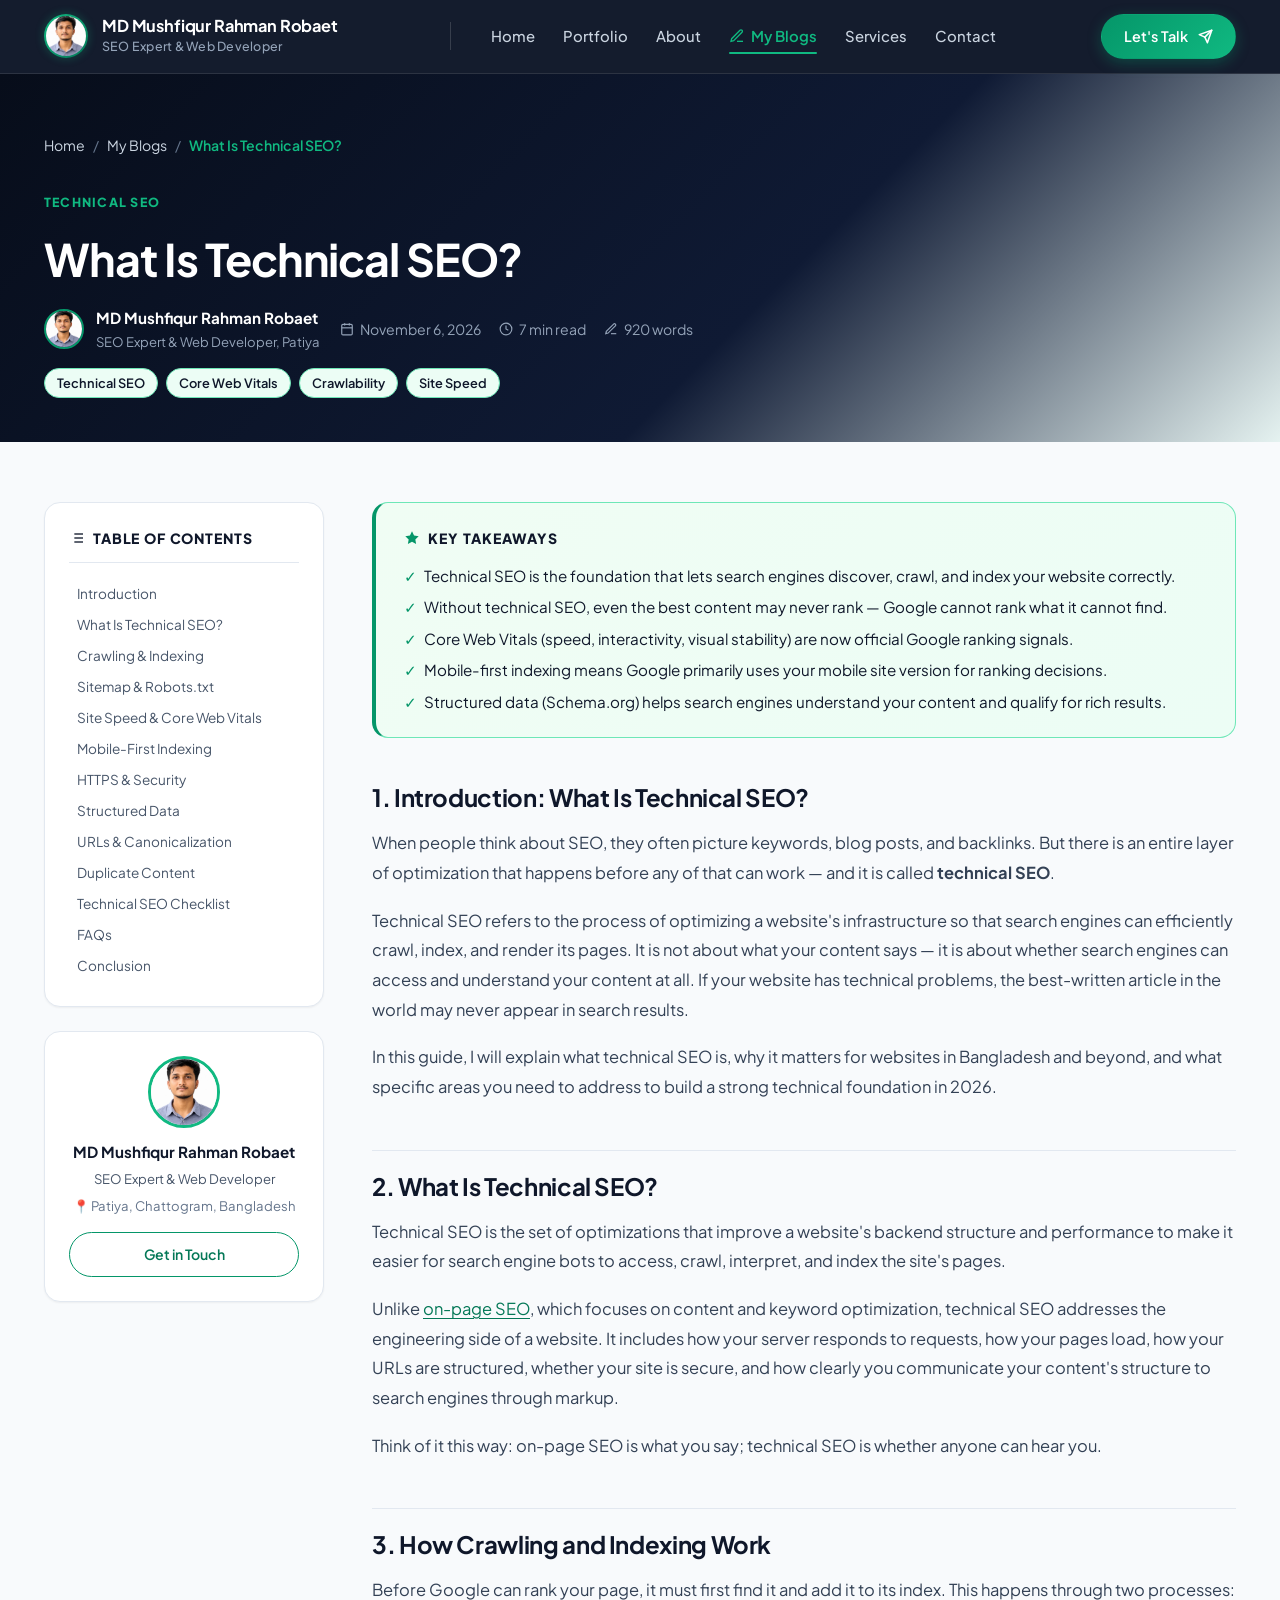
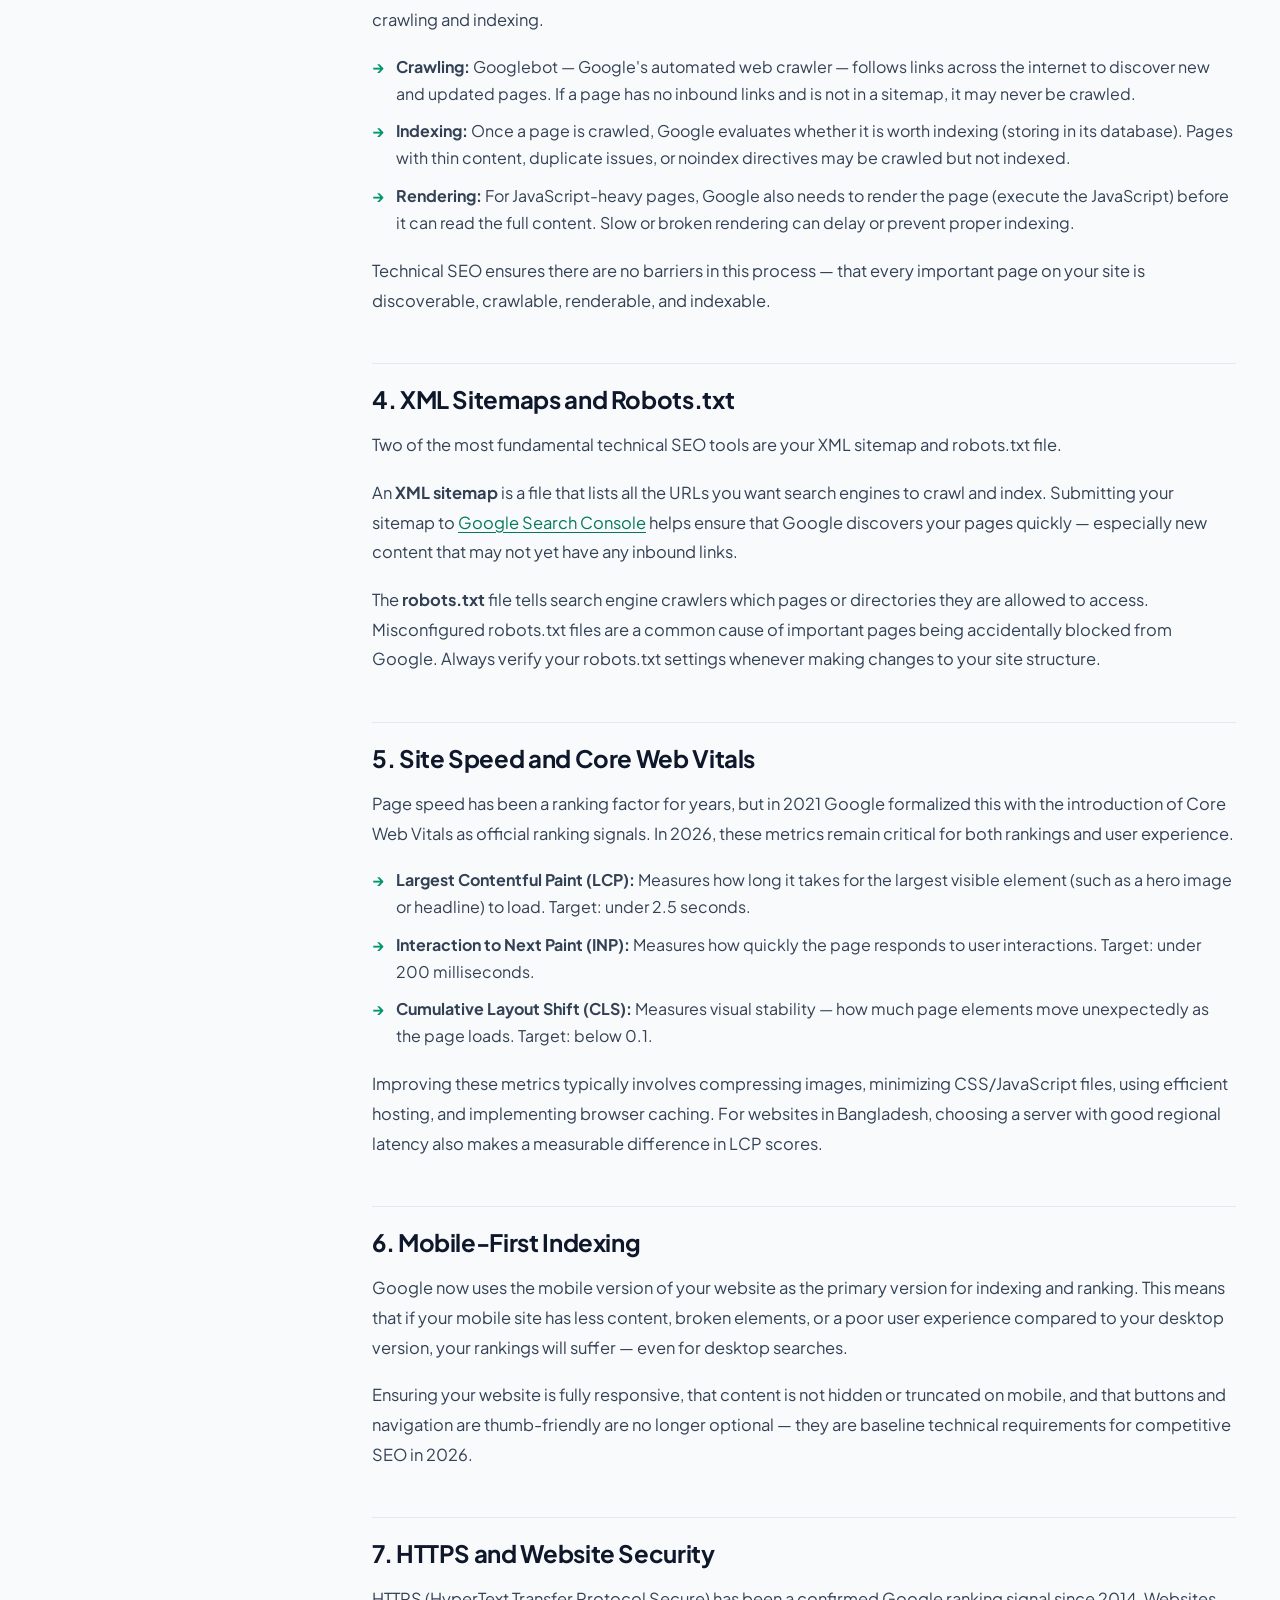
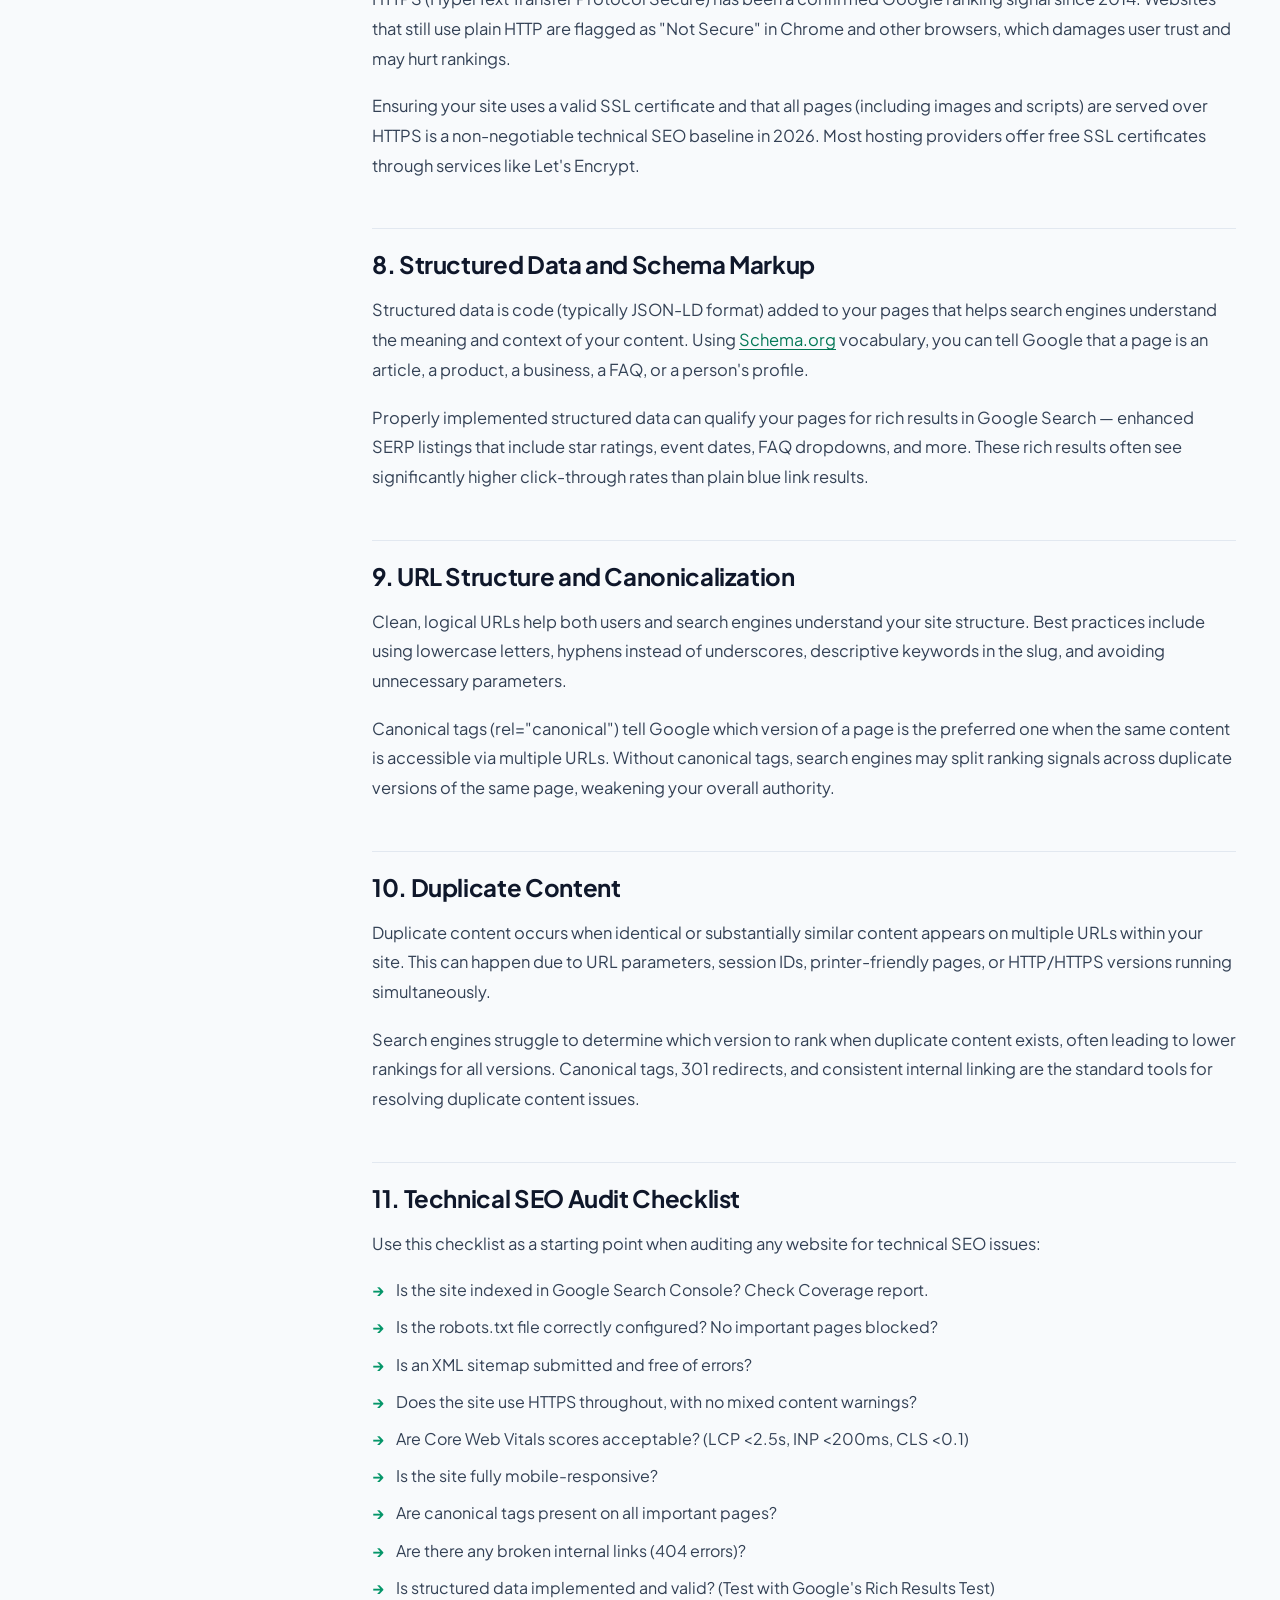
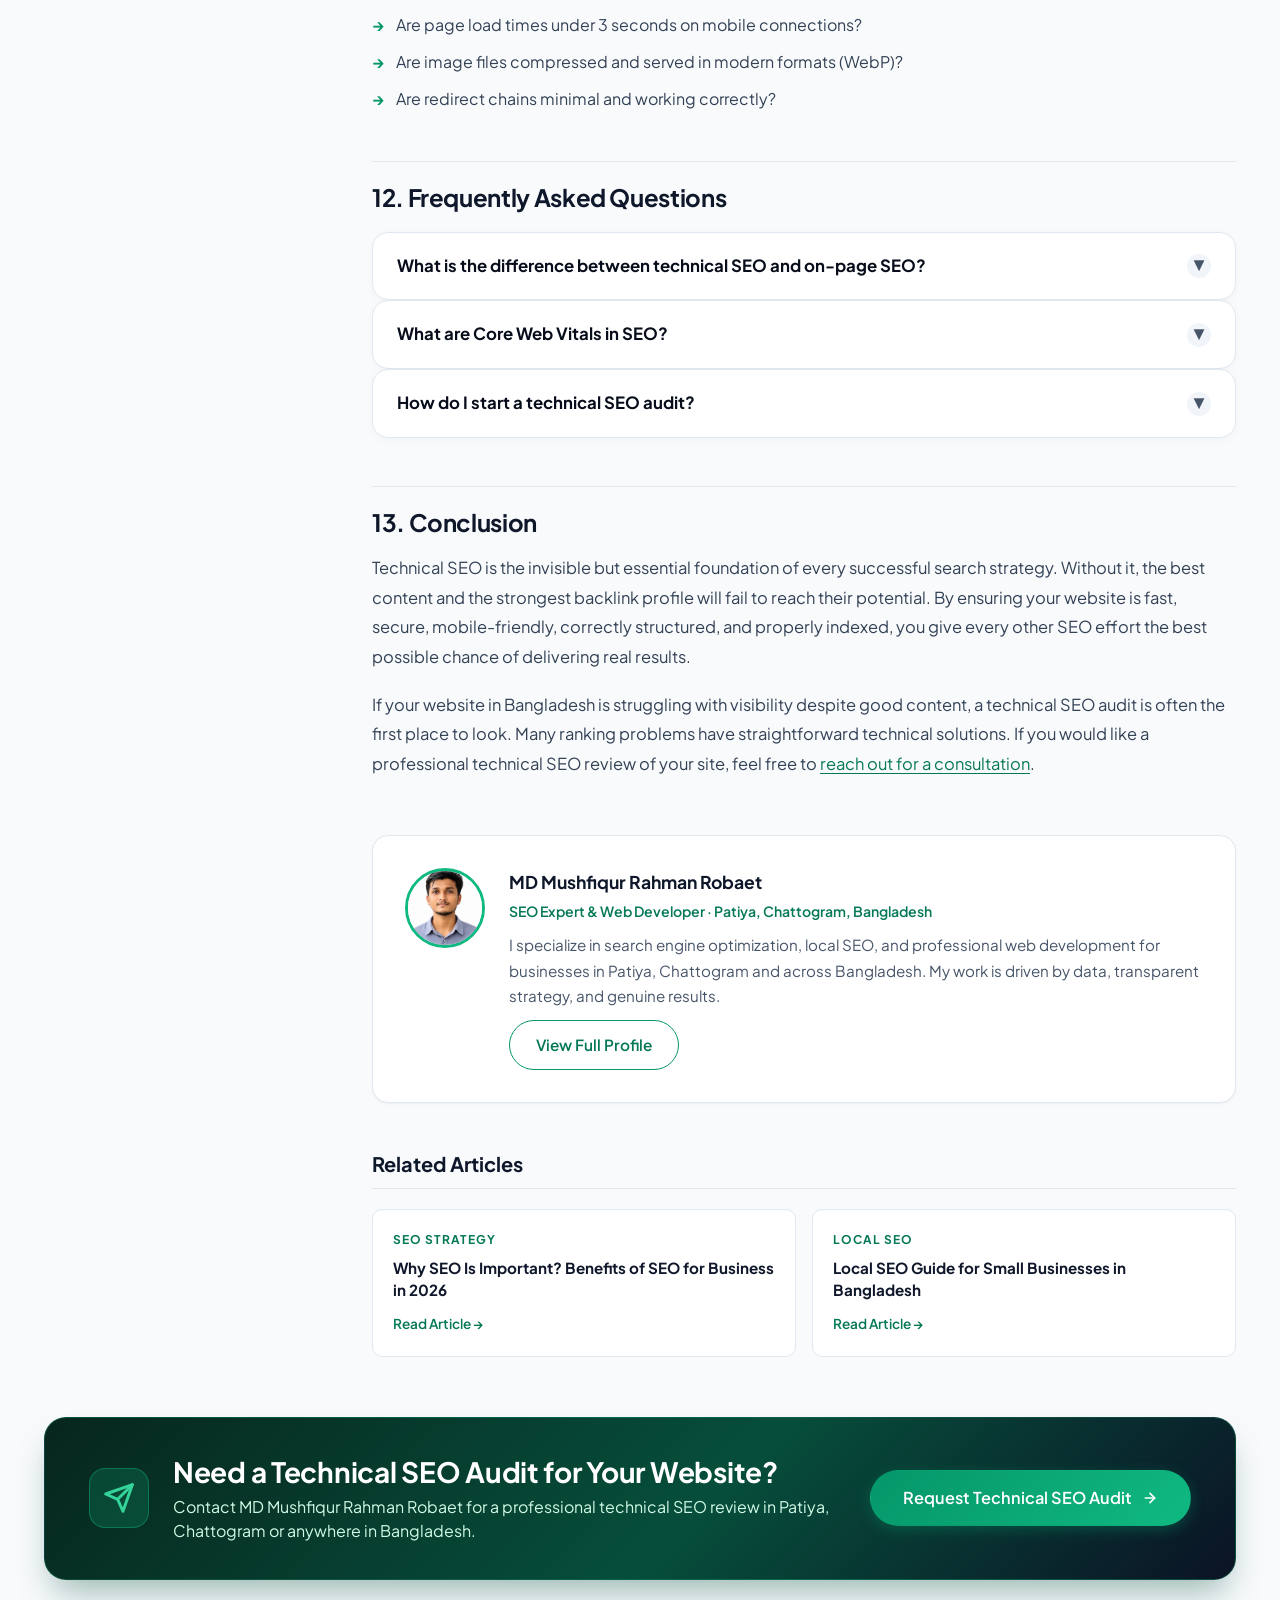
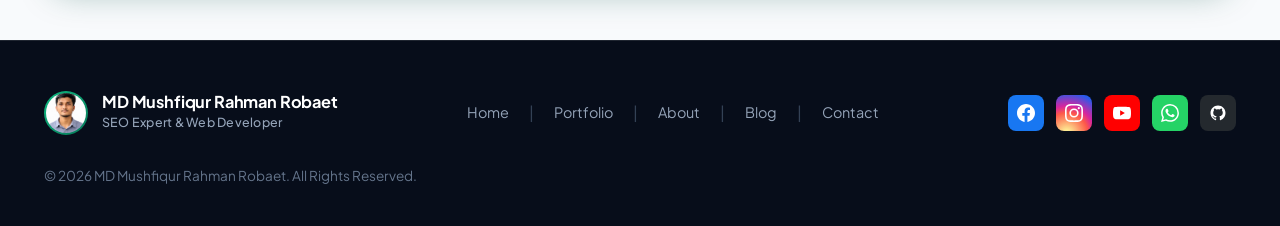
<file: blogs/what-is-technical-seo/index.html>
<!DOCTYPE html>
<html lang="en">
<head>
  <meta charset="UTF-8">
  <meta name="viewport" content="width=device-width, initial-scale=1.0">
  <title>What Is Technical SEO? A Complete Beginner's Guide for 2026</title>
  <meta name="title" content="What Is Technical SEO? A Complete Beginner's Guide for 2026">
  <meta name="description" content="Learn what technical SEO is and why it matters in 2026. Discover how crawlability, site speed, Core Web Vitals, structured data, and mobile optimization affect your search rankings.">
  <meta name="keywords" content="what is technical SEO, technical SEO guide, Core Web Vitals, crawlability, site speed SEO, structured data, mobile SEO Bangladesh">
  <meta name="author" content="MD Mushfiqur Rahman Robaet">
  <meta name="robots" content="index, follow, max-image-preview:large, max-snippet:-1, max-video-preview:-1">
  <link rel="canonical" href="https://mushicreativo.netlify.app/blogs/what-is-technical-seo/">
  <link rel="icon" type="image/svg+xml" href="../../assets/favicon.svg">
  <link rel="apple-touch-icon" href="../../assets/profile.jpg">
  <meta property="og:type" content="article">
  <meta property="og:url" content="https://mushicreativo.netlify.app/blogs/what-is-technical-seo/">
  <meta property="og:site_name" content="MD Mushfiqur Rahman Robaet">
  <meta property="og:title" content="What Is Technical SEO? A Complete Beginner's Guide for 2026">
  <meta property="og:description" content="Learn what technical SEO is and why it matters in 2026. Discover how crawlability, site speed, Core Web Vitals, structured data, and mobile optimization affect your search rankings.">
  <meta property="og:image" content="https://mushicreativo.netlify.app/assets/cover.jpg">
  <meta property="article:published_time" content="2026-11-06">
  <meta property="article:author" content="MD Mushfiqur Rahman Robaet">
  <meta property="article:section" content="Technical SEO">
  <meta name="twitter:card" content="summary_large_image">
  <meta name="twitter:url" content="https://mushicreativo.netlify.app/blogs/what-is-technical-seo/">
  <meta name="twitter:title" content="What Is Technical SEO? A Complete Beginner's Guide for 2026">
  <meta name="twitter:description" content="Learn what technical SEO is and why it matters in 2026. Discover how crawlability, site speed, Core Web Vitals, structured data, and mobile optimization affect your search rankings.">
  <meta name="twitter:image" content="https://mushicreativo.netlify.app/assets/cover.jpg">
  <link rel="preconnect" href="https://fonts.googleapis.com">
  <link rel="preconnect" href="https://fonts.gstatic.com" crossorigin>
  <link href="https://fonts.googleapis.com/css2?family=Plus+Jakarta+Sans:wght@400;500;600;700;800&display=swap" rel="stylesheet">
  <link rel="stylesheet" href="../../css/styles.css">
  <script type="application/ld+json">
  {
    "@context": "https://schema.org",
    "@graph": [
      {
        "@type": "BreadcrumbList",
        "itemListElement": [
          { "@type": "ListItem", "position": 1, "name": "Home", "item": "https://mushicreativo.netlify.app/" },
          { "@type": "ListItem", "position": 2, "name": "My Blogs", "item": "https://mushicreativo.netlify.app/blogs/" },
          { "@type": "ListItem", "position": 3, "name": "What Is Technical SEO?", "item": "https://mushicreativo.netlify.app/blogs/what-is-technical-seo/" }
        ]
      },
      {
        "@type": "BlogPosting",
        "@id": "https://mushicreativo.netlify.app/blogs/what-is-technical-seo/#article",
        "headline": "What Is Technical SEO? A Complete Beginner's Guide for 2026",
        "description": "Learn what technical SEO is and why it matters in 2026. Discover how crawlability, site speed, Core Web Vitals, structured data, and mobile optimization affect your search rankings.",
        "url": "https://mushicreativo.netlify.app/blogs/what-is-technical-seo/",
        "datePublished": "2026-11-06",
        "dateModified": "2026-11-06",
        "author": { "@type": "Person", "@id": "https://mushicreativo.netlify.app/#person", "name": "MD Mushfiqur Rahman Robaet", "url": "https://mushicreativo.netlify.app/" },
        "publisher": { "@type": "Person", "name": "MD Mushfiqur Rahman Robaet", "url": "https://mushicreativo.netlify.app/" },
        "image": "https://mushicreativo.netlify.app/assets/cover.jpg",
        "articleSection": "Technical SEO",
        "keywords": "technical SEO, Core Web Vitals, crawlability, structured data, site speed",
        "wordCount": 920
      },
      {
        "@type": "FAQPage",
        "mainEntity": [
          {
            "@type": "Question",
            "name": "What is the difference between technical SEO and on-page SEO?",
            "acceptedAnswer": { "@type": "Answer", "text": "Technical SEO focuses on the infrastructure of your website — how search engines crawl, index, and render it. On-page SEO focuses on the visible content elements of individual pages, such as headings, keyword usage, internal links, and meta tags. Both are essential and work together." }
          },
          {
            "@type": "Question",
            "name": "What are Core Web Vitals in SEO?",
            "acceptedAnswer": { "@type": "Answer", "text": "Core Web Vitals are a set of three metrics Google uses to measure user experience: Largest Contentful Paint (LCP) measures loading speed, First Input Delay (FID) measures interactivity, and Cumulative Layout Shift (CLS) measures visual stability. Google uses these as ranking signals." }
          },
          {
            "@type": "Question",
            "name": "How do I start a technical SEO audit?",
            "acceptedAnswer": { "@type": "Answer", "text": "Start by checking if Google can crawl and index your site using Google Search Console. Then review your robots.txt file, check for broken links, verify your sitemap is submitted, test your page speed, check for HTTPS, and review for duplicate content and canonical tag issues." }
          }
        ]
      }
    ]
  }
  </script>
</head>
<body>
  <a href="#main-content" class="skip-link">Skip to main content</a>

  <header class="site-header" role="banner">
    <div class="container header-inner">
      <div class="brand-identity">
        <a href="../../" class="brand-avatar-wrap" aria-label="MD Mushfiqur Rahman Robaet Homepage">
          <img src="../../assets/profile.jpg" alt="MD Mushfiqur Rahman Robaet" class="brand-avatar" width="44" height="44">
        </a>
        <div class="brand-info">
          <a href="../../" class="brand-name">MD Mushfiqur Rahman Robaet</a>
          <span class="brand-role">SEO Expert &amp; Web Developer</span>
        </div>
      </div>
      <nav class="nav-container" aria-label="Main Navigation">
        <div class="header-divider" aria-hidden="true"></div>
        <ul class="nav-links">
          <li><a href="../../" class="nav-link">Home</a></li>
          <li><a href="../../portfolio/" class="nav-link">Portfolio</a></li>
          <li><a href="../../#about" class="nav-link">About</a></li>
          <li><a href="../../blogs/" class="nav-link active" aria-current="page"><svg width="16" height="16" viewBox="0 0 24 24" fill="none" stroke="currentColor" stroke-width="2" aria-hidden="true"><path d="M12 20h9"/><path d="M16.5 3.5a2.121 2.121 0 0 1 3 3L7 19l-4 1 1-4L16.5 3.5z"/></svg>My Blogs</a></li>
          <li><a href="../../#services" class="nav-link">Services</a></li>
          <li><a href="../../#contact" class="nav-link">Contact</a></li>
        </ul>
      </nav>
      <div class="header-actions">
        <a href="../../#contact" class="btn btn-primary header-cta">Let's Talk <svg width="15" height="15" viewBox="0 0 24 24" fill="none" stroke="currentColor" stroke-width="2.5" stroke-linecap="round" stroke-linejoin="round" aria-hidden="true"><line x1="22" y1="2" x2="11" y2="13"></line><polygon points="22 2 15 22 11 13 2 9 22 2"></polygon></svg></a>
        <button class="mobile-nav-toggle" aria-label="Toggle navigation menu" aria-expanded="false"><svg width="24" height="24" viewBox="0 0 24 24" fill="none" stroke="currentColor" stroke-width="2" stroke-linecap="round" stroke-linejoin="round"><line x1="3" y1="12" x2="21" y2="12"></line><line x1="3" y1="6" x2="21" y2="6"></line><line x1="3" y1="18" x2="21" y2="18"></line></svg></button>
      </div>
    </div>
  </header>

  <div class="mobile-menu-drawer" role="dialog" aria-modal="true" aria-label="Mobile Navigation">
    <div class="mobile-nav-links">
      <a href="../../" class="mobile-nav-link">🏠 Home</a>
      <a href="../../portfolio/" class="mobile-nav-link">💼 Portfolio</a>
      <a href="../../#about" class="mobile-nav-link">👤 About Me</a>
      <a href="../../blogs/" class="mobile-nav-link active">✍️ My Blogs</a>
      <a href="../../#services" class="mobile-nav-link">⚙️ Services</a>
      <a href="../../#contact" class="mobile-nav-link">✉️ Contact</a>
    </div>
    <a href="../../#contact" class="btn btn-primary" style="margin-top: 10px;">Let's Talk ✈</a>
  </div>

  <main id="main-content">

    <section class="article-hero-section" aria-label="Article header">
      <div class="container article-hero-inner">
        <nav class="breadcrumbs-nav" aria-label="Breadcrumbs">
          <ol class="breadcrumbs-list">
            <li><a href="../../">Home</a></li>
            <li class="breadcrumb-separator" aria-hidden="true">/</li>
            <li><a href="../../blogs/">My Blogs</a></li>
            <li class="breadcrumb-separator" aria-hidden="true">/</li>
            <li class="breadcrumb-current" aria-current="page">What Is Technical SEO?</li>
          </ol>
        </nav>
        <div class="article-category-label">Technical SEO</div>
        <h1 class="article-main-title" id="article-title">What Is Technical SEO?</h1>
        <div class="article-meta-row">
          <div class="article-author-mini">
            <img src="../../assets/profile.jpg" alt="MD Mushfiqur Rahman Robaet" class="article-author-avatar" width="40" height="40">
            <div class="article-author-info">
              <span class="article-author-name">MD Mushfiqur Rahman Robaet</span>
              <span class="article-author-title">SEO Expert &amp; Web Developer, Patiya</span>
            </div>
          </div>
          <div class="article-meta-details">
            <span class="article-meta-item"><svg width="14" height="14" viewBox="0 0 24 24" fill="none" stroke="currentColor" stroke-width="2" aria-hidden="true"><rect x="3" y="4" width="18" height="18" rx="2" ry="2"/><line x1="16" y1="2" x2="16" y2="6"/><line x1="8" y1="2" x2="8" y2="6"/><line x1="3" y1="10" x2="21" y2="10"/></svg>November 6, 2026</span>
            <span class="article-meta-item"><svg width="14" height="14" viewBox="0 0 24 24" fill="none" stroke="currentColor" stroke-width="2" aria-hidden="true"><circle cx="12" cy="12" r="10"/><polyline points="12 6 12 12 16 14"/></svg>7 min read</span>
            <span class="article-meta-item"><svg width="14" height="14" viewBox="0 0 24 24" fill="none" stroke="currentColor" stroke-width="2" aria-hidden="true"><path d="M12 20h9"/><path d="M16.5 3.5a2.121 2.121 0 0 1 3 3L7 19l-4 1 1-4L16.5 3.5z"/></svg>920 words</span>
          </div>
        </div>
        <div class="article-tags-row">
          <span class="blog-tag">Technical SEO</span>
          <span class="blog-tag">Core Web Vitals</span>
          <span class="blog-tag">Crawlability</span>
          <span class="blog-tag">Site Speed</span>
        </div>
      </div>
    </section>

    <div class="article-layout-wrapper">
      <div class="container article-layout-inner">

        <aside class="article-toc-sidebar" aria-label="Table of Contents">
          <div class="toc-box">
            <div class="toc-title"><svg width="16" height="16" viewBox="0 0 24 24" fill="none" stroke="currentColor" stroke-width="2" aria-hidden="true"><line x1="8" y1="6" x2="21" y2="6"/><line x1="8" y1="12" x2="21" y2="12"/><line x1="8" y1="18" x2="21" y2="18"/><line x1="3" y1="6" x2="3.01" y2="6"/><line x1="3" y1="12" x2="3.01" y2="12"/><line x1="3" y1="18" x2="3.01" y2="18"/></svg>Table of Contents</div>
            <nav aria-label="Article table of contents">
              <ol class="toc-list">
                <li><a href="#intro" class="toc-link">Introduction</a></li>
                <li><a href="#what-is" class="toc-link">What Is Technical SEO?</a></li>
                <li><a href="#crawling-indexing" class="toc-link">Crawling &amp; Indexing</a></li>
                <li><a href="#sitemap-robots" class="toc-link">Sitemap &amp; Robots.txt</a></li>
                <li><a href="#site-speed" class="toc-link">Site Speed &amp; Core Web Vitals</a></li>
                <li><a href="#mobile" class="toc-link">Mobile-First Indexing</a></li>
                <li><a href="#https" class="toc-link">HTTPS &amp; Security</a></li>
                <li><a href="#structured-data" class="toc-link">Structured Data</a></li>
                <li><a href="#url-canonical" class="toc-link">URLs &amp; Canonicalization</a></li>
                <li><a href="#duplicate-content" class="toc-link">Duplicate Content</a></li>
                <li><a href="#audit-checklist" class="toc-link">Technical SEO Checklist</a></li>
                <li><a href="#faq" class="toc-link">FAQs</a></li>
                <li><a href="#conclusion" class="toc-link">Conclusion</a></li>
              </ol>
            </nav>
          </div>
          <div class="article-author-card-sidebar">
            <img src="../../assets/profile.jpg" alt="MD Mushfiqur Rahman Robaet - Best SEO Expert in Patiya in 2026" class="author-card-avatar" width="72" height="72" loading="lazy">
            <div class="author-card-name">MD Mushfiqur Rahman Robaet</div>
            <div class="author-card-role">SEO Expert &amp; Web Developer</div>
            <div class="author-card-location">📍 Patiya, Chattogram, Bangladesh</div>
            <a href="../../#contact" class="btn btn-outline-emerald author-card-btn">Get in Touch</a>
          </div>
        </aside>

        <article class="article-content-main" aria-labelledby="article-title">

          <div class="article-key-takeaways">
            <div class="takeaways-label"><svg width="16" height="16" viewBox="0 0 24 24" fill="currentColor" aria-hidden="true"><path d="M12 2l3.09 6.26L22 9.27l-5 4.87 1.18 6.88L12 17.77l-6.18 3.25L7 14.14 2 9.27l6.91-1.01L12 2z"/></svg>Key Takeaways</div>
            <ul class="takeaways-list">
              <li>Technical SEO is the foundation that lets search engines discover, crawl, and index your website correctly.</li>
              <li>Without technical SEO, even the best content may never rank — Google cannot rank what it cannot find.</li>
              <li>Core Web Vitals (speed, interactivity, visual stability) are now official Google ranking signals.</li>
              <li>Mobile-first indexing means Google primarily uses your mobile site version for ranking decisions.</li>
              <li>Structured data (Schema.org) helps search engines understand your content and qualify for rich results.</li>
            </ul>
          </div>

          <div class="article-body">

            <h2 id="intro">1. Introduction: What Is Technical SEO?</h2>
            <p>When people think about SEO, they often picture keywords, blog posts, and backlinks. But there is an entire layer of optimization that happens before any of that can work — and it is called <strong>technical SEO</strong>.</p>
            <p>Technical SEO refers to the process of optimizing a website's infrastructure so that search engines can efficiently crawl, index, and render its pages. It is not about what your content says — it is about whether search engines can access and understand your content at all. If your website has technical problems, the best-written article in the world may never appear in search results.</p>
            <p>In this guide, I will explain what technical SEO is, why it matters for websites in Bangladesh and beyond, and what specific areas you need to address to build a strong technical foundation in 2026.</p>

            <h2 id="what-is">2. What Is Technical SEO?</h2>
            <p>Technical SEO is the set of optimizations that improve a website's backend structure and performance to make it easier for search engine bots to access, crawl, interpret, and index the site's pages.</p>
            <p>Unlike <a href="../why-seo-is-important/">on-page SEO</a>, which focuses on content and keyword optimization, technical SEO addresses the engineering side of a website. It includes how your server responds to requests, how your pages load, how your URLs are structured, whether your site is secure, and how clearly you communicate your content's structure to search engines through markup.</p>
            <p>Think of it this way: on-page SEO is what you say; technical SEO is whether anyone can hear you.</p>

            <h2 id="crawling-indexing">3. How Crawling and Indexing Work</h2>
            <p>Before Google can rank your page, it must first find it and add it to its index. This happens through two processes: crawling and indexing.</p>
            <ul class="article-ul">
              <li><strong>Crawling:</strong> Googlebot — Google's automated web crawler — follows links across the internet to discover new and updated pages. If a page has no inbound links and is not in a sitemap, it may never be crawled.</li>
              <li><strong>Indexing:</strong> Once a page is crawled, Google evaluates whether it is worth indexing (storing in its database). Pages with thin content, duplicate issues, or noindex directives may be crawled but not indexed.</li>
              <li><strong>Rendering:</strong> For JavaScript-heavy pages, Google also needs to render the page (execute the JavaScript) before it can read the full content. Slow or broken rendering can delay or prevent proper indexing.</li>
            </ul>
            <p>Technical SEO ensures there are no barriers in this process — that every important page on your site is discoverable, crawlable, renderable, and indexable.</p>

            <h2 id="sitemap-robots">4. XML Sitemaps and Robots.txt</h2>
            <p>Two of the most fundamental technical SEO tools are your XML sitemap and robots.txt file.</p>
            <p>An <strong>XML sitemap</strong> is a file that lists all the URLs you want search engines to crawl and index. Submitting your sitemap to <a href="https://search.google.com/search-console" target="_blank" rel="noopener noreferrer">Google Search Console</a> helps ensure that Google discovers your pages quickly — especially new content that may not yet have any inbound links.</p>
            <p>The <strong>robots.txt</strong> file tells search engine crawlers which pages or directories they are allowed to access. Misconfigured robots.txt files are a common cause of important pages being accidentally blocked from Google. Always verify your robots.txt settings whenever making changes to your site structure.</p>

            <h2 id="site-speed">5. Site Speed and Core Web Vitals</h2>
            <p>Page speed has been a ranking factor for years, but in 2021 Google formalized this with the introduction of Core Web Vitals as official ranking signals. In 2026, these metrics remain critical for both rankings and user experience.</p>
            <ul class="article-ul">
              <li><strong>Largest Contentful Paint (LCP):</strong> Measures how long it takes for the largest visible element (such as a hero image or headline) to load. Target: under 2.5 seconds.</li>
              <li><strong>Interaction to Next Paint (INP):</strong> Measures how quickly the page responds to user interactions. Target: under 200 milliseconds.</li>
              <li><strong>Cumulative Layout Shift (CLS):</strong> Measures visual stability — how much page elements move unexpectedly as the page loads. Target: below 0.1.</li>
            </ul>
            <p>Improving these metrics typically involves compressing images, minimizing CSS/JavaScript files, using efficient hosting, and implementing browser caching. For websites in Bangladesh, choosing a server with good regional latency also makes a measurable difference in LCP scores.</p>

            <h2 id="mobile">6. Mobile-First Indexing</h2>
            <p>Google now uses the mobile version of your website as the primary version for indexing and ranking. This means that if your mobile site has less content, broken elements, or a poor user experience compared to your desktop version, your rankings will suffer — even for desktop searches.</p>
            <p>Ensuring your website is fully responsive, that content is not hidden or truncated on mobile, and that buttons and navigation are thumb-friendly are no longer optional — they are baseline technical requirements for competitive SEO in 2026.</p>

            <h2 id="https">7. HTTPS and Website Security</h2>
            <p>HTTPS (HyperText Transfer Protocol Secure) has been a confirmed Google ranking signal since 2014. Websites that still use plain HTTP are flagged as "Not Secure" in Chrome and other browsers, which damages user trust and may hurt rankings.</p>
            <p>Ensuring your site uses a valid SSL certificate and that all pages (including images and scripts) are served over HTTPS is a non-negotiable technical SEO baseline in 2026. Most hosting providers offer free SSL certificates through services like Let's Encrypt.</p>

            <h2 id="structured-data">8. Structured Data and Schema Markup</h2>
            <p>Structured data is code (typically JSON-LD format) added to your pages that helps search engines understand the meaning and context of your content. Using <a href="https://schema.org" target="_blank" rel="noopener noreferrer">Schema.org</a> vocabulary, you can tell Google that a page is an article, a product, a business, a FAQ, or a person's profile.</p>
            <p>Properly implemented structured data can qualify your pages for rich results in Google Search — enhanced SERP listings that include star ratings, event dates, FAQ dropdowns, and more. These rich results often see significantly higher click-through rates than plain blue link results.</p>

            <h2 id="url-canonical">9. URL Structure and Canonicalization</h2>
            <p>Clean, logical URLs help both users and search engines understand your site structure. Best practices include using lowercase letters, hyphens instead of underscores, descriptive keywords in the slug, and avoiding unnecessary parameters.</p>
            <p>Canonical tags (rel="canonical") tell Google which version of a page is the preferred one when the same content is accessible via multiple URLs. Without canonical tags, search engines may split ranking signals across duplicate versions of the same page, weakening your overall authority.</p>

            <h2 id="duplicate-content">10. Duplicate Content</h2>
            <p>Duplicate content occurs when identical or substantially similar content appears on multiple URLs within your site. This can happen due to URL parameters, session IDs, printer-friendly pages, or HTTP/HTTPS versions running simultaneously.</p>
            <p>Search engines struggle to determine which version to rank when duplicate content exists, often leading to lower rankings for all versions. Canonical tags, 301 redirects, and consistent internal linking are the standard tools for resolving duplicate content issues.</p>

            <h2 id="audit-checklist">11. Technical SEO Audit Checklist</h2>
            <p>Use this checklist as a starting point when auditing any website for technical SEO issues:</p>
            <ul class="article-ul">
              <li>Is the site indexed in Google Search Console? Check Coverage report.</li>
              <li>Is the robots.txt file correctly configured? No important pages blocked?</li>
              <li>Is an XML sitemap submitted and free of errors?</li>
              <li>Does the site use HTTPS throughout, with no mixed content warnings?</li>
              <li>Are Core Web Vitals scores acceptable? (LCP &lt;2.5s, INP &lt;200ms, CLS &lt;0.1)</li>
              <li>Is the site fully mobile-responsive?</li>
              <li>Are canonical tags present on all important pages?</li>
              <li>Are there any broken internal links (404 errors)?</li>
              <li>Is structured data implemented and valid? (Test with Google's Rich Results Test)</li>
              <li>Are page load times under 3 seconds on mobile connections?</li>
              <li>Are image files compressed and served in modern formats (WebP)?</li>
              <li>Are redirect chains minimal and working correctly?</li>
            </ul>

            <h2 id="faq">12. Frequently Asked Questions</h2>
            <div class="article-faq">
              <div class="faq-item">
                <button class="faq-question-btn" type="button" aria-expanded="false"><span>What is the difference between technical SEO and on-page SEO?</span><span class="faq-icon" aria-hidden="true">▼</span></button>
                <div class="faq-answer"><div class="faq-answer-inner">Technical SEO focuses on the infrastructure of your website — how search engines crawl, index, and render it. On-page SEO focuses on the visible content elements of individual pages, such as headings, keyword usage, internal links, and meta tags. Both are essential and work together.</div></div>
              </div>
              <div class="faq-item">
                <button class="faq-question-btn" type="button" aria-expanded="false"><span>What are Core Web Vitals in SEO?</span><span class="faq-icon" aria-hidden="true">▼</span></button>
                <div class="faq-answer"><div class="faq-answer-inner">Core Web Vitals are a set of metrics Google uses to measure user experience: Largest Contentful Paint (LCP) measures loading speed, Interaction to Next Paint (INP) measures interactivity, and Cumulative Layout Shift (CLS) measures visual stability. Google uses these as ranking signals.</div></div>
              </div>
              <div class="faq-item">
                <button class="faq-question-btn" type="button" aria-expanded="false"><span>How do I start a technical SEO audit?</span><span class="faq-icon" aria-hidden="true">▼</span></button>
                <div class="faq-answer"><div class="faq-answer-inner">Start by checking if Google can crawl and index your site using Google Search Console. Then review your robots.txt file, check for broken links, verify your sitemap is submitted, test your page speed, check for HTTPS, and review for duplicate content and canonical tag issues.</div></div>
              </div>
            </div>

            <h2 id="conclusion">13. Conclusion</h2>
            <p>Technical SEO is the invisible but essential foundation of every successful search strategy. Without it, the best content and the strongest backlink profile will fail to reach their potential. By ensuring your website is fast, secure, mobile-friendly, correctly structured, and properly indexed, you give every other SEO effort the best possible chance of delivering real results.</p>
            <p>If your website in Bangladesh is struggling with visibility despite good content, a technical SEO audit is often the first place to look. Many ranking problems have straightforward technical solutions. If you would like a professional technical SEO review of your site, feel free to <a href="../../#contact">reach out for a consultation</a>.</p>

          </div>

          <div class="article-author-bio">
            <img src="../../assets/profile.jpg" alt="MD Mushfiqur Rahman Robaet - Best SEO Expert in Patiya in 2026" class="author-bio-avatar" width="80" height="80" loading="lazy">
            <div class="author-bio-content">
              <div class="author-bio-name">MD Mushfiqur Rahman Robaet</div>
              <div class="author-bio-role">SEO Expert &amp; Web Developer · Patiya, Chattogram, Bangladesh</div>
              <p class="author-bio-desc">I specialize in search engine optimization, local SEO, and professional web development for businesses in Patiya, Chattogram and across Bangladesh. My work is driven by data, transparent strategy, and genuine results.</p>
              <a href="../../" class="btn btn-outline-emerald" style="display:inline-flex; margin-top: 12px;">View Full Profile</a>
            </div>
          </div>

          <div class="article-related-section">
            <h3 class="related-articles-title">Related Articles</h3>
            <div class="related-articles-grid">
              <a href="../why-seo-is-important/" class="related-article-card" style="text-decoration:none;">
                <div class="related-card-category">SEO Strategy</div>
                <h4 class="related-card-title">Why SEO Is Important? Benefits of SEO for Business in 2026</h4>
                <span style="font-size:0.85rem; color:var(--color-emerald-600); font-weight:600;">Read Article →</span>
              </a>
              <a href="../local-seo-guide-bangladesh/" class="related-article-card" style="text-decoration:none;">
                <div class="related-card-category">Local SEO</div>
                <h4 class="related-card-title">Local SEO Guide for Small Businesses in Bangladesh</h4>
                <span style="font-size:0.85rem; color:var(--color-emerald-600); font-weight:600;">Read Article →</span>
              </a>
            </div>
          </div>

        </article>
      </div>
    </div>

    <section class="section-cta-banner" aria-label="SEO Consultation CTA">
      <div class="container">
        <div class="cta-banner-card">
          <div class="cta-banner-left">
            <div class="cta-plane-icon" aria-hidden="true"><svg width="32" height="32" viewBox="0 0 24 24" fill="none" stroke="currentColor" stroke-width="2.2" stroke-linecap="round" stroke-linejoin="round"><line x1="22" y1="2" x2="11" y2="13"></line><polygon points="22 2 15 22 11 13 2 9 22 2"></polygon></svg></div>
            <div class="cta-banner-text">
              <h3>Need a Technical SEO Audit for Your Website?</h3>
              <p>Contact MD Mushfiqur Rahman Robaet for a professional technical SEO review in Patiya, Chattogram or anywhere in Bangladesh.</p>
            </div>
          </div>
          <a href="../../#contact" class="btn btn-primary cta-banner-btn">Request Technical SEO Audit <svg width="16" height="16" viewBox="0 0 24 24" fill="none" stroke="currentColor" stroke-width="2.5" stroke-linecap="round" stroke-linejoin="round" aria-hidden="true"><line x1="5" y1="12" x2="19" y2="12"></line><polyline points="12 5 19 12 12 19"></polyline></svg></a>
        </div>
      </div>
    </section>

  </main>

  <footer class="site-footer" role="contentinfo">
    <div class="container footer-inner">
      <div class="footer-brand">
        <div class="footer-avatar-wrap"><img src="../../assets/profile.jpg" alt="MD Mushfiqur Rahman Robaet" class="footer-avatar" width="44" height="44" loading="lazy"></div>
        <div class="brand-info"><span class="brand-name">MD Mushfiqur Rahman Robaet</span><span class="brand-role">SEO Expert &amp; Web Developer</span></div>
      </div>
      <nav class="footer-nav" aria-label="Footer Navigation">
        <a href="../../" class="footer-nav-link">Home</a><span style="color:#334155;">|</span>
        <a href="../../portfolio/" class="footer-nav-link">Portfolio</a><span style="color:#334155;">|</span>
        <a href="../../#about" class="footer-nav-link">About</a><span style="color:#334155;">|</span>
        <a href="../../blogs/" class="footer-nav-link">Blog</a><span style="color:#334155;">|</span>
        <a href="../../#contact" class="footer-nav-link">Contact</a>
      </nav>
      <div class="footer-socials" aria-label="Social Media Profiles">
        <a href="https://www.facebook.com/robaetkhan.mushfiq" target="_blank" rel="noopener noreferrer" class="social-icon-btn social-fb" aria-label="Facebook"><svg width="18" height="18" viewBox="0 0 24 24" fill="currentColor"><path d="M24 12.073c0-6.627-5.373-12-12-12s-12 5.373-12 12c0 5.99 4.388 10.954 10.125 11.854v-8.385H7.078v-3.47h3.047V9.43c0-3.007 1.792-4.669 4.533-4.669 1.312 0 2.686.235 2.686.235v2.953H15.83c-1.491 0-1.956.925-1.956 1.874v2.25h3.328l-.532 3.47h-2.796v8.385C19.612 23.027 24 18.062 24 12.073z"/></svg></a>
        <a href="https://www.instagram.com/myself_allen.shopon_._/" target="_blank" rel="noopener noreferrer" class="social-icon-btn social-ig" aria-label="Instagram"><svg width="18" height="18" viewBox="0 0 24 24" fill="currentColor"><path d="M12 2.163c3.204 0 3.584.012 4.85.07 3.252.148 4.771 1.691 4.919 4.919.058 1.265.069 1.645.069 4.849 0 3.205-.012 3.584-.069 4.849-.149 3.225-1.664 4.771-4.919 4.919-1.266.058-1.644.07-4.85.07-3.204 0-3.584-.012-4.849-.07-3.26-.149-4.771-1.699-4.919-4.92-.058-1.265-.07-1.644-.07-4.849 0-3.204.013-3.583.07-4.849.149-3.227 1.664-4.771 4.919-4.919 1.266-.057 1.645-.069 4.849-.069zM12 0C8.741 0 8.333.014 7.053.072 2.695.272.273 2.69.073 7.052.014 8.333 0 8.741 0 12c0 3.259.014 3.668.072 4.948.2 4.358 2.618 6.78 6.98 6.98C8.333 23.986 8.741 24 12 24c3.259 0 3.668-.014 4.948-.072 4.354-.2 6.782-2.618 6.979-6.98.059-1.28.073-1.689.073-4.948 0-3.259-.014-3.667-.072-4.947-.196-4.354-2.617-6.78-6.979-6.98C15.668.014 15.259 0 12 0zm0 5.838a6.162 6.162 0 1 0 0 12.324 6.162 6.162 0 0 0 0-12.324zM12 16a4 4 0 1 1 0-8 4 4 0 0 1 0 8zm6.406-11.845a1.44 1.44 0 1 0 0 2.881 1.44 1.44 0 0 0 0-2.881z"/></svg></a>
        <a href="https://www.youtube.com/@mdmushfiq4191" target="_blank" rel="noopener noreferrer" class="social-icon-btn social-yt" aria-label="YouTube"><svg width="18" height="18" viewBox="0 0 24 24" fill="currentColor"><path d="M23.498 6.186a3.016 3.016 0 0 0-2.122-2.136C19.505 3.545 12 3.545 12 3.545s-7.505 0-9.377.505A3.017 3.017 0 0 0 .502 6.186C0 8.07 0 12 0 12s0 3.93.502 5.814a3.016 3.016 0 0 0 2.122 2.136c1.871.505 9.376.505 9.376.505s7.505 0 9.377-.505a3.015 3.015 0 0 0 2.122-2.136C24 15.93 24 12 24 12s0-3.93-.502-5.814zM9.545 15.568V8.432L15.818 12l-6.273 3.568z"/></svg></a>
        <a href="https://wa.me/8801970271398" target="_blank" rel="noopener noreferrer" class="social-icon-btn social-wa" aria-label="WhatsApp"><svg width="18" height="18" viewBox="0 0 24 24" fill="currentColor"><path d="M17.472 14.382c-.297-.149-1.758-.867-2.03-.967-.273-.099-.471-.148-.67.15-.197.297-.767.966-.94 1.164-.173.199-.347.223-.644.075-.297-.15-1.255-.463-2.39-1.475-.883-.788-1.48-1.761-1.653-2.059-.173-.297-.018-.458.13-.606.134-.133.298-.347.446-.52.149-.174.198-.298.298-.497.099-.198.05-.371-.025-.52-.075-.149-.669-1.612-.916-2.207-.242-.579-.487-.5-.669-.51-.173-.008-.371-.01-.57-.01-.198 0-.52.074-.792.372-.272.297-1.04 1.016-1.04 2.479 0 1.462 1.065 2.875 1.213 3.074.149.198 2.096 3.2 5.077 4.487.709.306 1.262.489 1.694.625.712.227 1.36.195 1.871.118.571-.085 1.758-.719 2.006-1.413.248-.694.248-1.289.173-1.413-.074-.124-.272-.198-.57-.347m-5.421 7.403h-.004a9.87 9.87 0 0 1-5.031-1.378l-.361-.214-3.741.982.998-3.648-.235-.374a9.86 9.86 0 0 1-1.51-5.26c.001-5.45 4.436-9.884 9.888-9.884 2.64 0 5.122 1.03 6.988 2.898a9.825 9.825 0 0 1 2.893 6.994c-.003 5.45-4.437 9.884-9.885 9.884m8.413-18.297A11.815 11.815 0 0 0 12.05 0C5.495 0 .16 5.335.157 11.892c0 2.096.547 4.142 1.588 5.945L.057 24l6.305-1.654a11.882 11.882 0 0 0 5.683 1.448h.005c6.554 0 11.89-5.335 11.893-11.893a11.821 11.821 0 0 0-3.48-8.413z"/></svg></a>
        <a href="https://github.com/mdmushfiq883-crypto" target="_blank" rel="noopener noreferrer" class="social-icon-btn social-gh" aria-label="GitHub"><svg width="18" height="18" viewBox="0 0 24 24" fill="currentColor"><path fill-rule="evenodd" clip-rule="evenodd" d="M12 2C6.477 2 2 6.484 2 12.017c0 4.425 2.865 8.18 6.839 9.504.5.092.682-.217.682-.483 0-.237-.008-.868-.013-1.703-2.782.605-3.369-1.343-3.369-1.343-.454-1.158-1.11-1.466-1.11-1.466-.908-.62.069-.608.069-.608 1.003.07 1.53 1.032 1.53 1.032.892 1.53 2.341 1.088 2.91.832.092-.647.35-1.088.636-1.338-2.22-.253-4.555-1.113-4.555-4.951 0-1.093.39-1.988 1.029-2.688-.103-.253-.446-1.272.098-2.65 0 0 .84-.27 2.75 1.026A9.564 9.564 0 0112 6.844c.85.004 1.705.115 2.504.337 1.909-1.296 2.747-1.027 2.747-1.027.546 1.379.202 2.398.1 2.651.64.7 1.028 1.595 1.028 2.688 0 3.848-2.339 4.695-4.566 4.943.359.309.678.92.678 1.855 0 1.338-.012 2.419-.012 2.747 0 .268.18.58.688.482A10.019 10.019 0 0022 12.017C22 6.484 17.522 2 12 2z"/></svg></a>
      </div>
      <div class="footer-copyright">&copy; 2026 MD Mushfiqur Rahman Robaet. All Rights Reserved.</div>
    </div>
  </footer>

  <script src="../../js/main.js"></script>
</body>
</html>
</file>
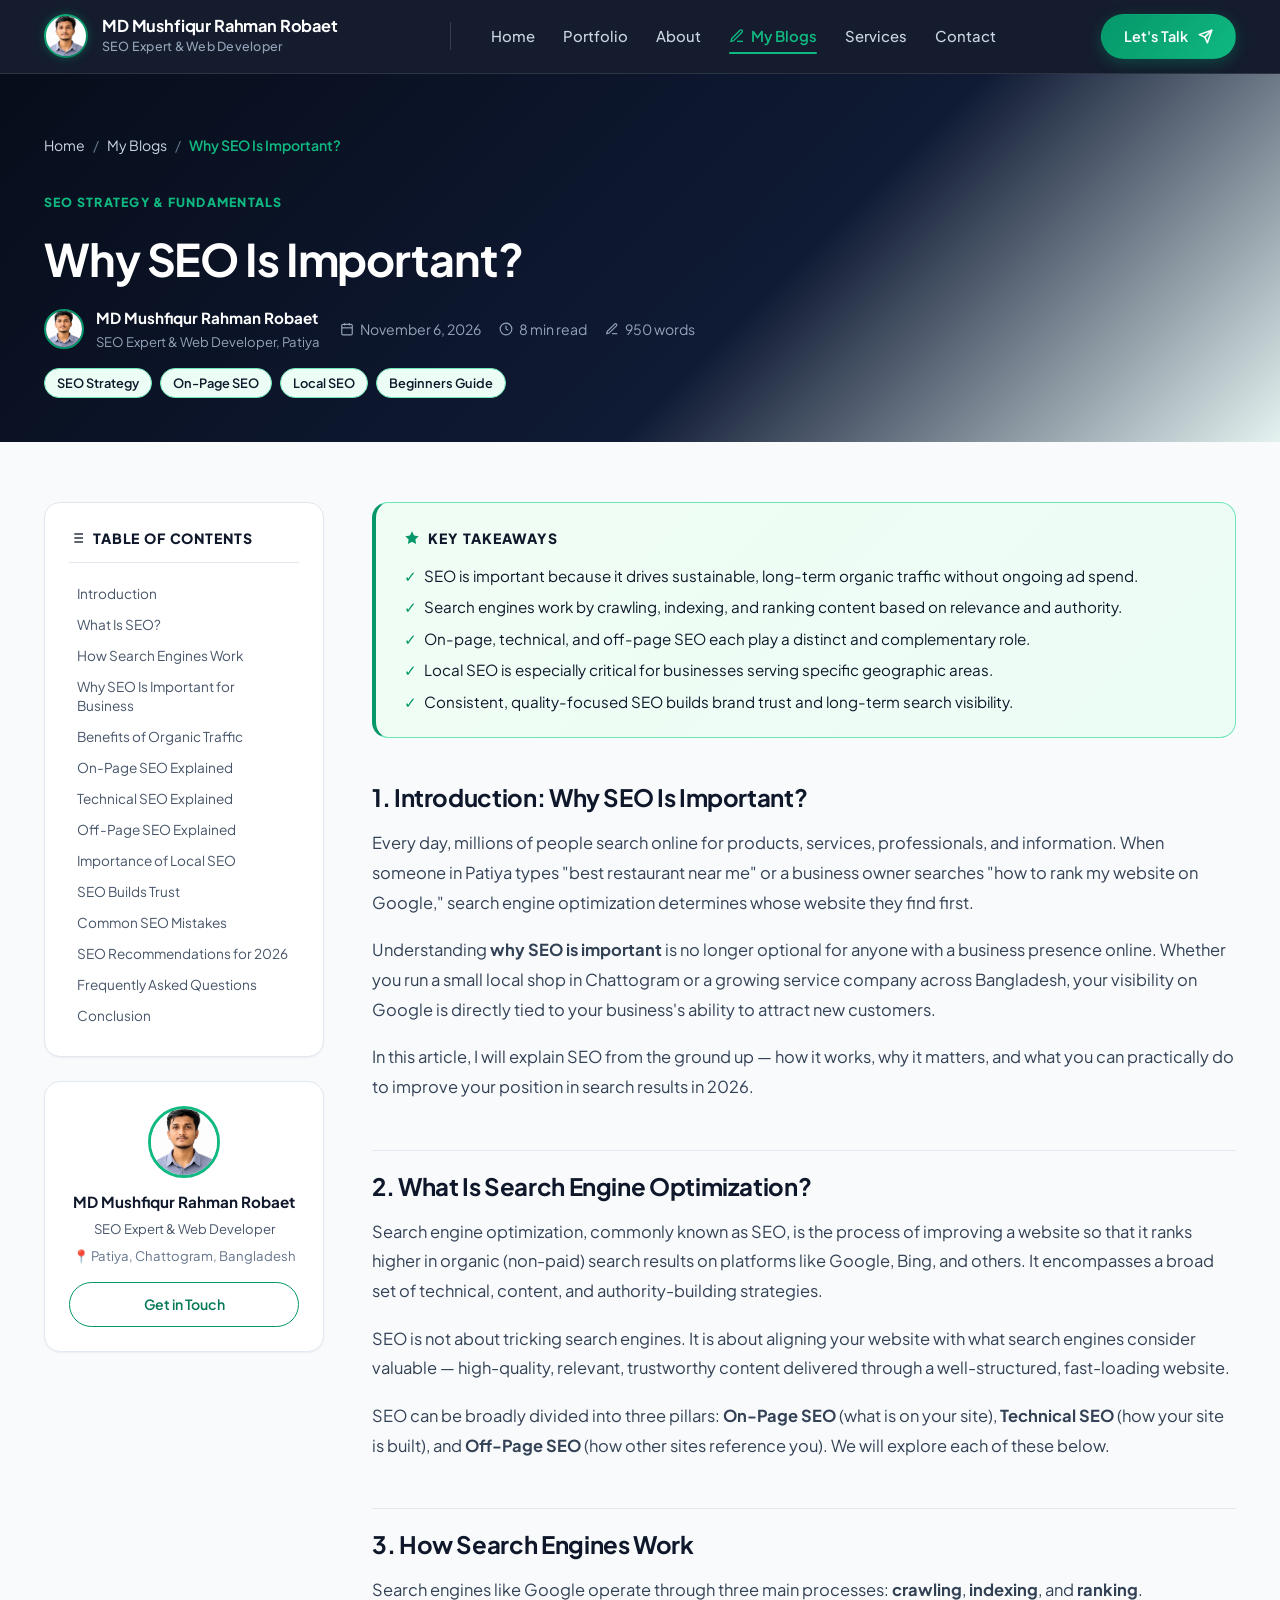
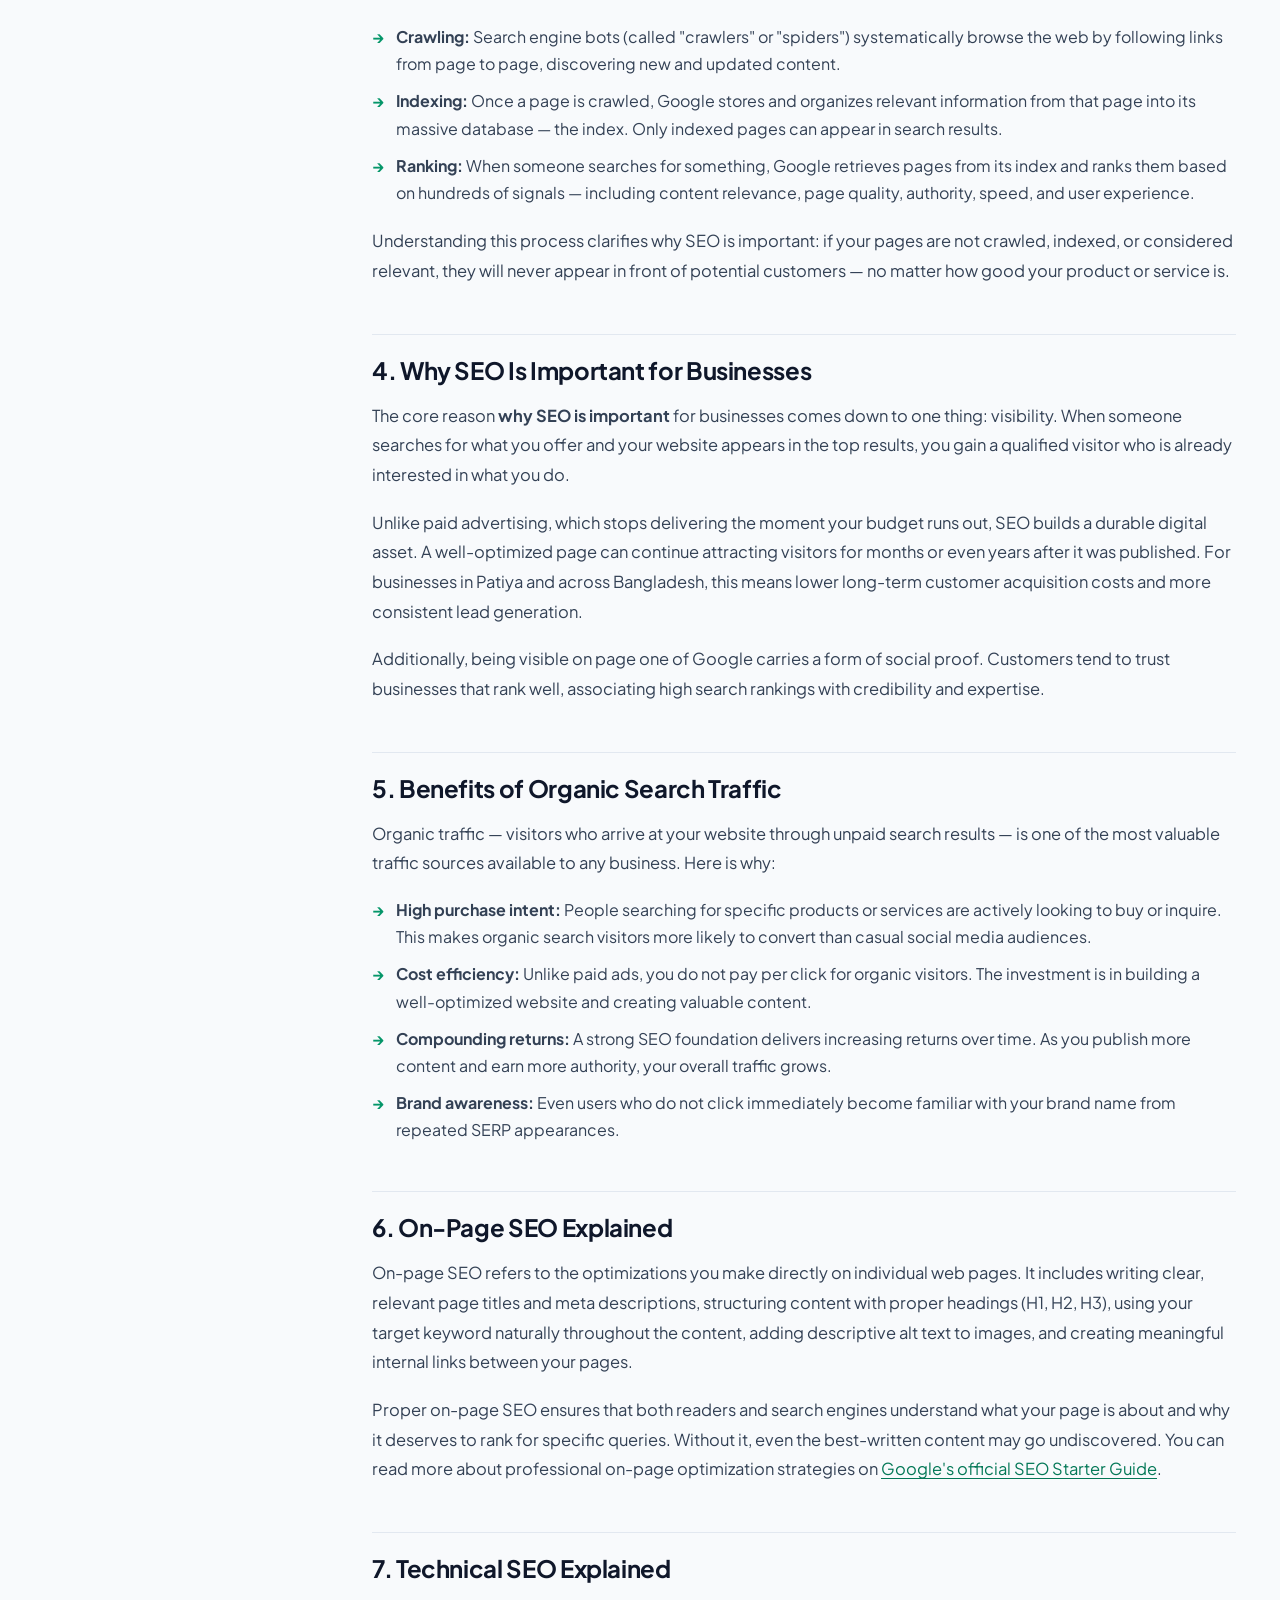
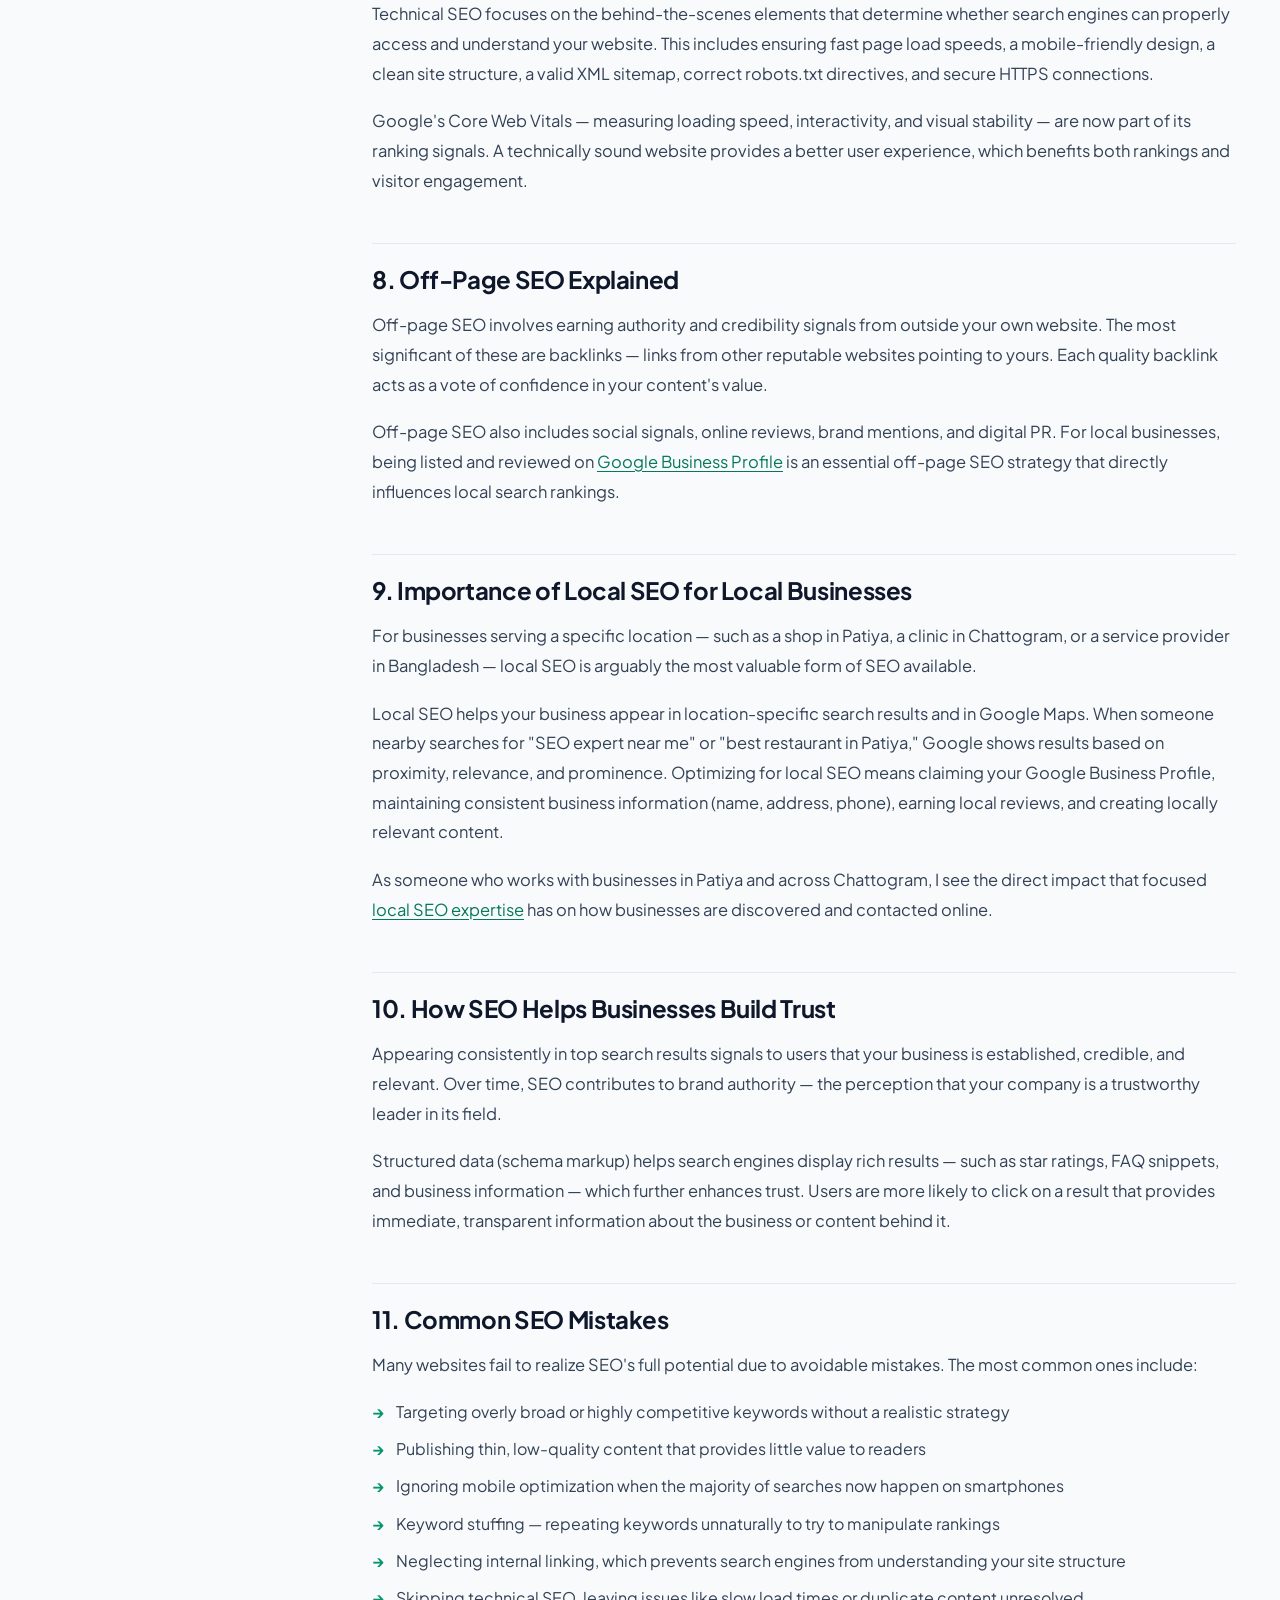
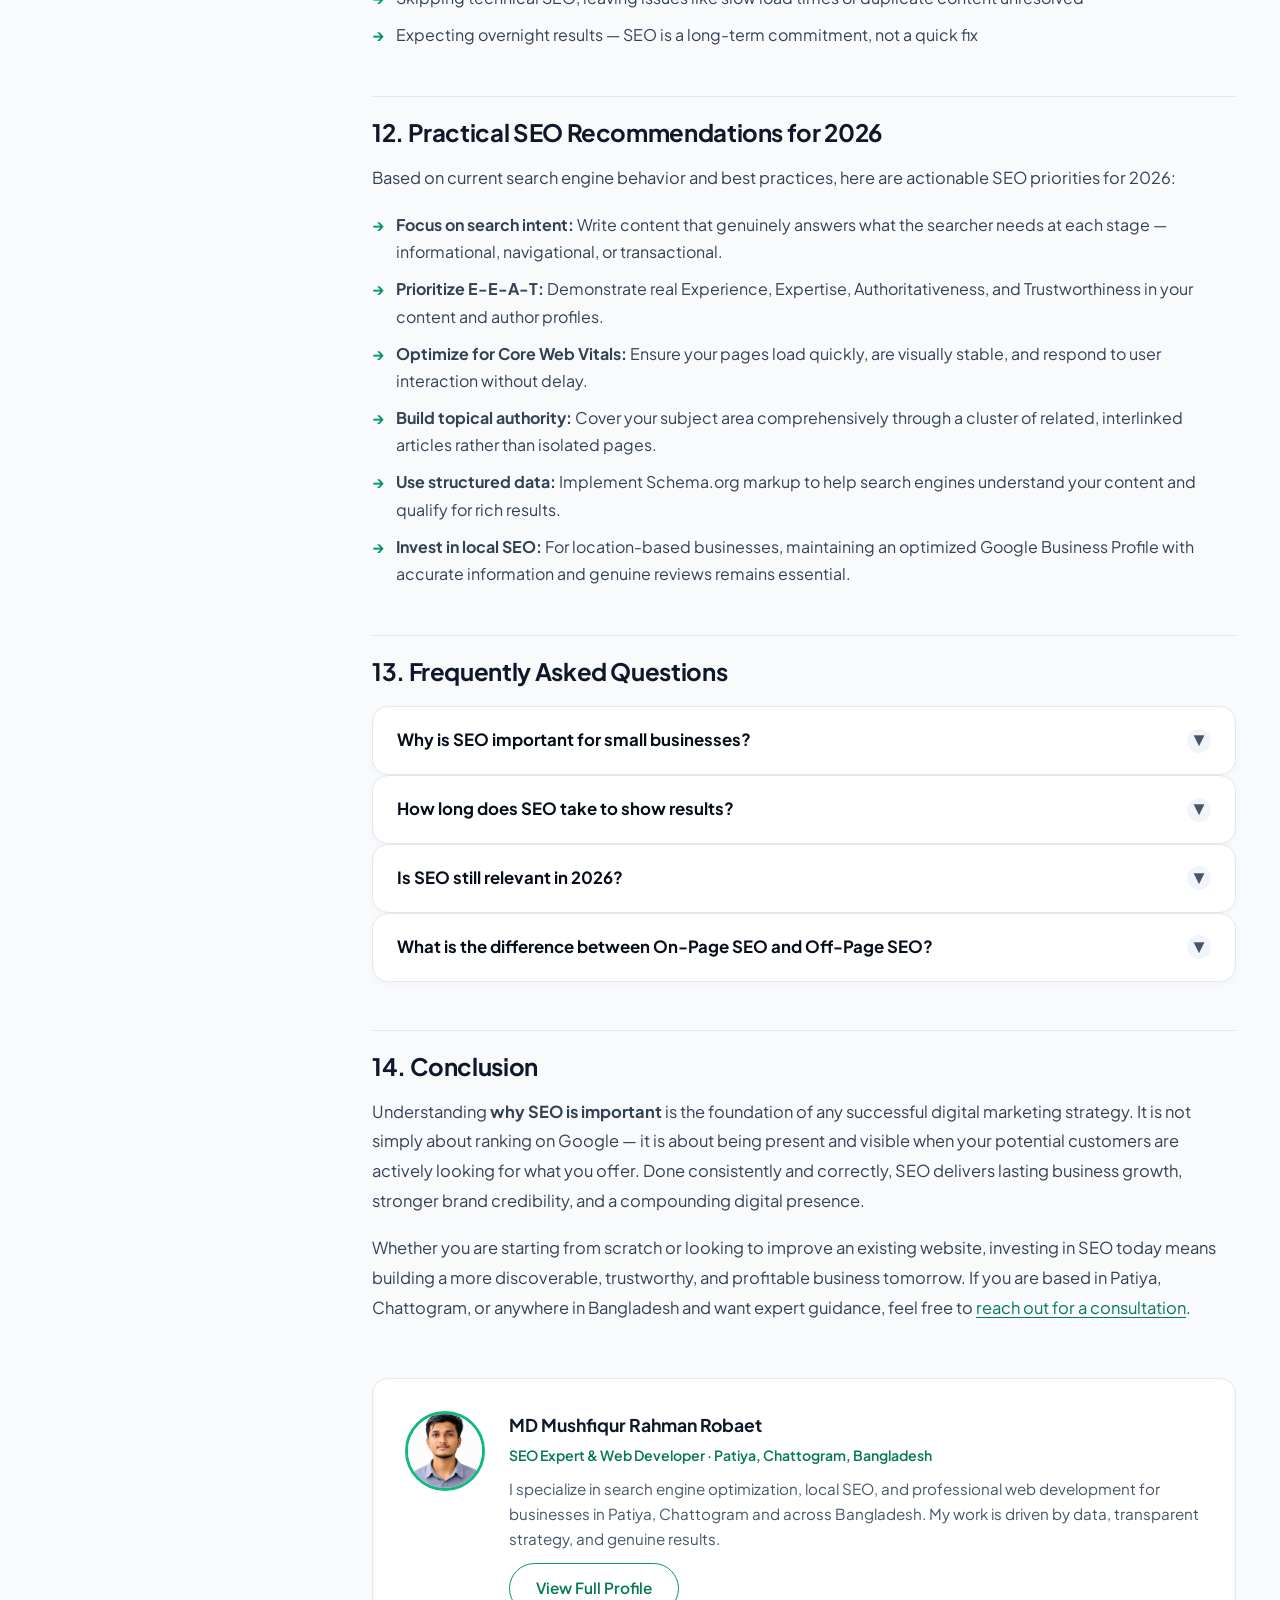
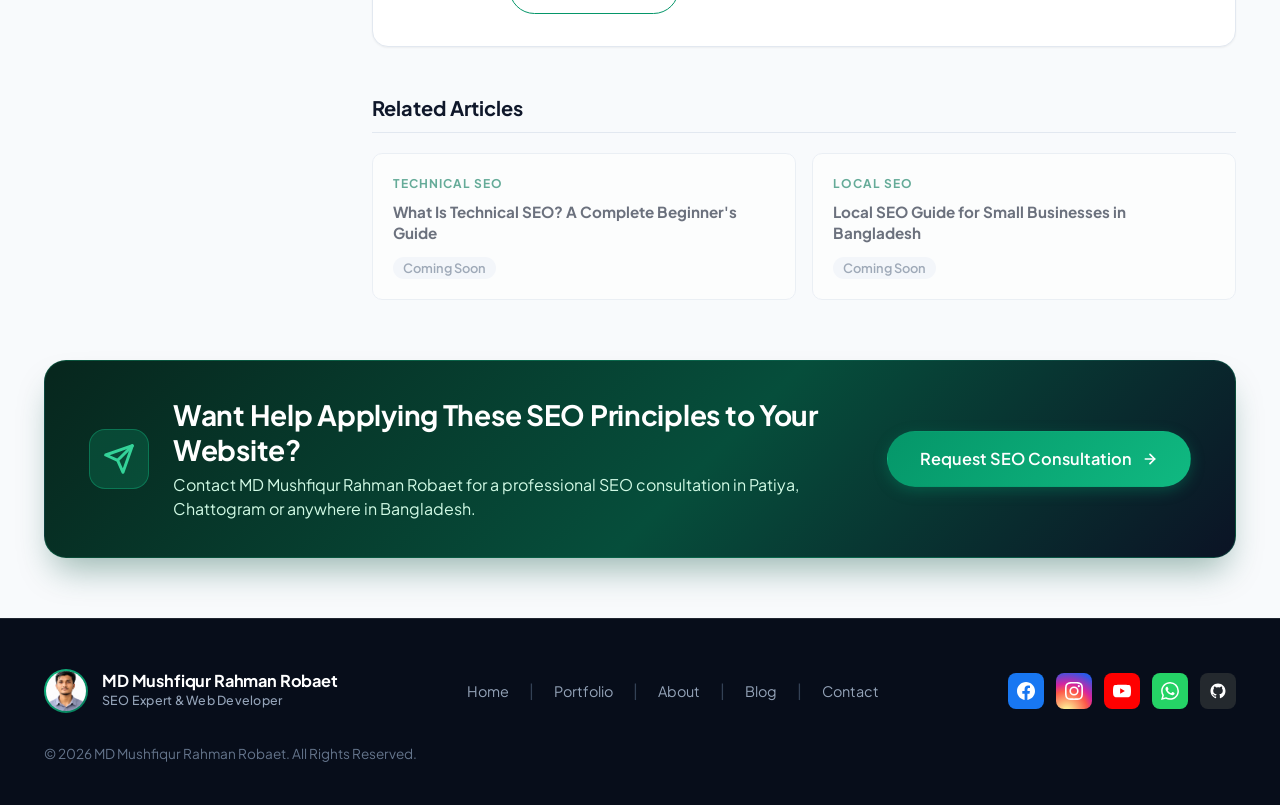
<file: blogs/why-seo-is-important/index.html>
<!DOCTYPE html>
<html lang="en">
<head>
  <meta charset="UTF-8">
  <meta name="viewport" content="width=device-width, initial-scale=1.0">
  <title>Why SEO Is Important? Benefits of SEO for Business in 2026</title>

  <!-- Primary Meta Tags -->
  <meta name="title" content="Why SEO Is Important? Benefits of SEO for Business in 2026">
  <meta name="description" content="Discover why SEO is important for businesses in 2026. Learn how search engine optimization improves online visibility, organic traffic, brand credibility and long-term business growth.">
  <meta name="keywords" content="why SEO is important, benefits of SEO, SEO for business, search engine optimization 2026, local SEO Bangladesh, SEO expert Patiya">
  <meta name="author" content="MD Mushfiqur Rahman Robaet">
  <meta name="robots" content="index, follow, max-image-preview:large, max-snippet:-1, max-video-preview:-1">
  <link rel="canonical" href="https://mushicreativo.netlify.app/blogs/why-seo-is-important/">

  <!-- Favicon -->
  <link rel="icon" type="image/svg+xml" href="../../assets/favicon.svg">
  <link rel="apple-touch-icon" href="../../assets/profile.jpg">

  <!-- Open Graph -->
  <meta property="og:type" content="article">
  <meta property="og:url" content="https://mushicreativo.netlify.app/blogs/why-seo-is-important/">
  <meta property="og:site_name" content="MD Mushfiqur Rahman Robaet">
  <meta property="og:title" content="Why SEO Is Important? Benefits of SEO for Business in 2026">
  <meta property="og:description" content="Discover why SEO is important for businesses in 2026. Learn how search engine optimization improves online visibility, organic traffic, brand credibility and long-term business growth.">
  <meta property="og:image" content="https://mushicreativo.netlify.app/assets/cover.jpg">
  <meta property="article:published_time" content="2026-11-06">
  <meta property="article:author" content="MD Mushfiqur Rahman Robaet">
  <meta property="article:section" content="SEO Strategy">
  <meta property="article:tag" content="SEO, On-Page SEO, Local SEO, SEO Strategy">

  <!-- Twitter Card -->
  <meta name="twitter:card" content="summary_large_image">
  <meta name="twitter:url" content="https://mushicreativo.netlify.app/blogs/why-seo-is-important/">
  <meta name="twitter:title" content="Why SEO Is Important? Benefits of SEO for Business in 2026">
  <meta name="twitter:description" content="Discover why SEO is important for businesses in 2026. Learn how search engine optimization improves online visibility, organic traffic, brand credibility and long-term business growth.">
  <meta name="twitter:image" content="https://mushicreativo.netlify.app/assets/cover.jpg">

  <!-- Fonts & Styles -->
  <link rel="preconnect" href="https://fonts.googleapis.com">
  <link rel="preconnect" href="https://fonts.gstatic.com" crossorigin>
  <link href="https://fonts.googleapis.com/css2?family=Plus+Jakarta+Sans:wght@400;500;600;700;800&display=swap" rel="stylesheet">
  <link rel="stylesheet" href="../../css/styles.css">

  <!-- Structured Data: Article + Breadcrumbs + FAQ -->
  <script type="application/ld+json">
  {
    "@context": "https://schema.org",
    "@graph": [
      {
        "@type": "BreadcrumbList",
        "itemListElement": [
          { "@type": "ListItem", "position": 1, "name": "Home", "item": "https://mushicreativo.netlify.app/" },
          { "@type": "ListItem", "position": 2, "name": "My Blogs", "item": "https://mushicreativo.netlify.app/blogs/" },
          { "@type": "ListItem", "position": 3, "name": "Why SEO Is Important?", "item": "https://mushicreativo.netlify.app/blogs/why-seo-is-important/" }
        ]
      },
      {
        "@type": "BlogPosting",
        "@id": "https://mushicreativo.netlify.app/blogs/why-seo-is-important/#article",
        "headline": "Why SEO Is Important? Benefits of SEO for Business in 2026",
        "description": "Discover why SEO is important for businesses in 2026. Learn how search engine optimization improves online visibility, organic traffic, brand credibility and long-term business growth.",
        "url": "https://mushicreativo.netlify.app/blogs/why-seo-is-important/",
        "datePublished": "2026-11-06",
        "dateModified": "2026-11-06",
        "author": {
          "@type": "Person",
          "@id": "https://mushicreativo.netlify.app/#person",
          "name": "MD Mushfiqur Rahman Robaet",
          "url": "https://mushicreativo.netlify.app/",
          "image": "https://mushicreativo.netlify.app/assets/profile.jpg",
          "jobTitle": "SEO Expert & Web Developer",
          "address": {
            "@type": "PostalAddress",
            "addressLocality": "Patiya",
            "addressRegion": "Chattogram",
            "addressCountry": "Bangladesh"
          }
        },
        "publisher": {
          "@type": "Person",
          "name": "MD Mushfiqur Rahman Robaet",
          "url": "https://mushicreativo.netlify.app/"
        },
        "image": "https://mushicreativo.netlify.app/assets/cover.jpg",
        "articleSection": "SEO Strategy",
        "keywords": "why SEO is important, SEO benefits, search engine optimization 2026, local SEO",
        "isPartOf": { "@id": "https://mushicreativo.netlify.app/blogs/#blog" },
        "wordCount": 950
      },
      {
        "@type": "FAQPage",
        "mainEntity": [
          {
            "@type": "Question",
            "name": "Why is SEO important for small businesses?",
            "acceptedAnswer": {
              "@type": "Answer",
              "text": "SEO helps small businesses appear in relevant search results without paid advertising. It builds long-term organic visibility, allowing small businesses to compete with larger brands by targeting specific local or niche keywords relevant to their customers."
            }
          },
          {
            "@type": "Question",
            "name": "How long does SEO take to show results?",
            "acceptedAnswer": {
              "@type": "Answer",
              "text": "SEO typically takes three to six months to show measurable results for competitive keywords. Local SEO and low-competition terms can show improvements faster. Consistent content, technical optimization, and quality backlinks accelerate the timeline."
            }
          },
          {
            "@type": "Question",
            "name": "Is SEO still relevant in 2026?",
            "acceptedAnswer": {
              "@type": "Answer",
              "text": "Yes, SEO remains highly relevant in 2026. Search engines continue to be a primary way people discover products, services and information. While search features evolve, the fundamental principles of relevant content, technical quality, and trustworthy websites remain central to ranking well."
            }
          },
          {
            "@type": "Question",
            "name": "What is the difference between On-Page SEO and Off-Page SEO?",
            "acceptedAnswer": {
              "@type": "Answer",
              "text": "On-Page SEO refers to optimizations you make directly on your website — such as content quality, title tags, headings, and internal links. Off-Page SEO involves external signals like backlinks from other reputable websites, social signals, and brand mentions that build your site's authority."
            }
          }
        ]
      }
    ]
  }
  </script>
</head>
<body>

  <!-- Accessible Skip Link -->
  <a href="#main-content" class="skip-link">Skip to main content</a>

  <!-- ========================================================================
       Site Header & Navigation
       ======================================================================== -->
  <header class="site-header" role="banner">
    <div class="container header-inner">
      <div class="brand-identity">
        <a href="../../" class="brand-avatar-wrap" aria-label="MD Mushfiqur Rahman Robaet Homepage">
          <img src="../../assets/profile.jpg" alt="MD Mushfiqur Rahman Robaet" class="brand-avatar" width="44" height="44">
        </a>
        <div class="brand-info">
          <a href="../../" class="brand-name">MD Mushfiqur Rahman Robaet</a>
          <span class="brand-role">SEO Expert &amp; Web Developer</span>
        </div>
      </div>

      <nav class="nav-container" aria-label="Main Navigation">
        <div class="header-divider" aria-hidden="true"></div>
        <ul class="nav-links">
          <li><a href="../../" class="nav-link">Home</a></li>
          <li><a href="../../portfolio/" class="nav-link">Portfolio</a></li>
          <li><a href="../../#about" class="nav-link">About</a></li>
          <li>
            <a href="../../blogs/" class="nav-link active" aria-current="page">
              <svg width="16" height="16" viewBox="0 0 24 24" fill="none" stroke="currentColor" stroke-width="2" aria-hidden="true">
                <path d="M12 20h9"/><path d="M16.5 3.5a2.121 2.121 0 0 1 3 3L7 19l-4 1 1-4L16.5 3.5z"/>
              </svg>
              My Blogs
            </a>
          </li>
          <li><a href="../../#services" class="nav-link">Services</a></li>
          <li><a href="../../#contact" class="nav-link">Contact</a></li>
        </ul>
      </nav>

      <div class="header-actions">
        <a href="../../#contact" class="btn btn-primary header-cta">
          Let's Talk
          <svg width="15" height="15" viewBox="0 0 24 24" fill="none" stroke="currentColor" stroke-width="2.5" stroke-linecap="round" stroke-linejoin="round" aria-hidden="true">
            <line x1="22" y1="2" x2="11" y2="13"></line>
            <polygon points="22 2 15 22 11 13 2 9 22 2"></polygon>
          </svg>
        </a>
        <button class="mobile-nav-toggle" aria-label="Toggle navigation menu" aria-expanded="false">
          <svg width="24" height="24" viewBox="0 0 24 24" fill="none" stroke="currentColor" stroke-width="2" stroke-linecap="round" stroke-linejoin="round">
            <line x1="3" y1="12" x2="21" y2="12"></line>
            <line x1="3" y1="6" x2="21" y2="6"></line>
            <line x1="3" y1="18" x2="21" y2="18"></line>
          </svg>
        </button>
      </div>
    </div>
  </header>

  <!-- Mobile Menu Drawer -->
  <div class="mobile-menu-drawer" role="dialog" aria-modal="true" aria-label="Mobile Navigation">
    <div class="mobile-nav-links">
      <a href="../../" class="mobile-nav-link">🏠 Home</a>
      <a href="../../portfolio/" class="mobile-nav-link">💼 Portfolio</a>
      <a href="../../#about" class="mobile-nav-link">👤 About Me</a>
      <a href="../../blogs/" class="mobile-nav-link active">✍️ My Blogs</a>
      <a href="../../#services" class="mobile-nav-link">⚙️ Services</a>
      <a href="../../#contact" class="mobile-nav-link">✉️ Contact</a>
    </div>
    <a href="../../#contact" class="btn btn-primary" style="margin-top: 10px;">Let's Talk ✈</a>
  </div>

  <main id="main-content">

    <!-- ========================================================================
         Article Hero
         ======================================================================== -->
    <section class="article-hero-section" aria-label="Article header">
      <div class="container article-hero-inner">

        <!-- Breadcrumb -->
        <nav class="breadcrumbs-nav" aria-label="Breadcrumbs">
          <ol class="breadcrumbs-list">
            <li><a href="../../">Home</a></li>
            <li class="breadcrumb-separator" aria-hidden="true">/</li>
            <li><a href="../../blogs/">My Blogs</a></li>
            <li class="breadcrumb-separator" aria-hidden="true">/</li>
            <li class="breadcrumb-current" aria-current="page">Why SEO Is Important?</li>
          </ol>
        </nav>

        <!-- Article Category -->
        <div class="article-category-label">SEO Strategy &amp; Fundamentals</div>

        <!-- H1 -->
        <h1 class="article-main-title" id="article-title">Why SEO Is Important?</h1>

        <!-- Article Meta -->
        <div class="article-meta-row">
          <div class="article-author-mini">
            <img src="../../assets/profile.jpg" alt="MD Mushfiqur Rahman Robaet - SEO Expert" class="article-author-avatar" width="40" height="40" loading="eager">
            <div class="article-author-info">
              <span class="article-author-name">MD Mushfiqur Rahman Robaet</span>
              <span class="article-author-title">SEO Expert &amp; Web Developer, Patiya</span>
            </div>
          </div>
          <div class="article-meta-details">
            <span class="article-meta-item">
              <svg width="14" height="14" viewBox="0 0 24 24" fill="none" stroke="currentColor" stroke-width="2" aria-hidden="true"><rect x="3" y="4" width="18" height="18" rx="2" ry="2"/><line x1="16" y1="2" x2="16" y2="6"/><line x1="8" y1="2" x2="8" y2="6"/><line x1="3" y1="10" x2="21" y2="10"/></svg>
              November 6, 2026
            </span>
            <span class="article-meta-item">
              <svg width="14" height="14" viewBox="0 0 24 24" fill="none" stroke="currentColor" stroke-width="2" aria-hidden="true"><circle cx="12" cy="12" r="10"/><polyline points="12 6 12 12 16 14"/></svg>
              8 min read
            </span>
            <span class="article-meta-item">
              <svg width="14" height="14" viewBox="0 0 24 24" fill="none" stroke="currentColor" stroke-width="2" aria-hidden="true"><path d="M12 20h9"/><path d="M16.5 3.5a2.121 2.121 0 0 1 3 3L7 19l-4 1 1-4L16.5 3.5z"/></svg>
              950 words
            </span>
          </div>
        </div>

        <!-- Tags -->
        <div class="article-tags-row">
          <span class="blog-tag">SEO Strategy</span>
          <span class="blog-tag">On-Page SEO</span>
          <span class="blog-tag">Local SEO</span>
          <span class="blog-tag">Beginners Guide</span>
        </div>

      </div>
    </section>

    <!-- ========================================================================
         Article Layout: Sidebar + Content
         ======================================================================== -->
    <div class="article-layout-wrapper">
      <div class="container article-layout-inner">

        <!-- ---- Table of Contents Sidebar ---- -->
        <aside class="article-toc-sidebar" aria-label="Table of Contents">
          <div class="toc-box">
            <div class="toc-title">
              <svg width="16" height="16" viewBox="0 0 24 24" fill="none" stroke="currentColor" stroke-width="2" aria-hidden="true"><line x1="8" y1="6" x2="21" y2="6"/><line x1="8" y1="12" x2="21" y2="12"/><line x1="8" y1="18" x2="21" y2="18"/><line x1="3" y1="6" x2="3.01" y2="6"/><line x1="3" y1="12" x2="3.01" y2="12"/><line x1="3" y1="18" x2="3.01" y2="18"/></svg>
              Table of Contents
            </div>
            <nav aria-label="Article table of contents">
              <ol class="toc-list">
                <li><a href="#intro" class="toc-link">Introduction</a></li>
                <li><a href="#what-is-seo" class="toc-link">What Is SEO?</a></li>
                <li><a href="#how-search-engines-work" class="toc-link">How Search Engines Work</a></li>
                <li><a href="#why-seo-matters" class="toc-link">Why SEO Is Important for Business</a></li>
                <li><a href="#organic-traffic" class="toc-link">Benefits of Organic Traffic</a></li>
                <li><a href="#on-page-seo" class="toc-link">On-Page SEO Explained</a></li>
                <li><a href="#technical-seo" class="toc-link">Technical SEO Explained</a></li>
                <li><a href="#off-page-seo" class="toc-link">Off-Page SEO Explained</a></li>
                <li><a href="#local-seo" class="toc-link">Importance of Local SEO</a></li>
                <li><a href="#trust" class="toc-link">SEO Builds Trust</a></li>
                <li><a href="#common-mistakes" class="toc-link">Common SEO Mistakes</a></li>
                <li><a href="#recommendations" class="toc-link">SEO Recommendations for 2026</a></li>
                <li><a href="#faq" class="toc-link">Frequently Asked Questions</a></li>
                <li><a href="#conclusion" class="toc-link">Conclusion</a></li>
              </ol>
            </nav>
          </div>

          <!-- Author Card (sidebar) -->
          <div class="article-author-card-sidebar">
            <img src="../../assets/profile.jpg" alt="MD Mushfiqur Rahman Robaet - Best SEO Expert in Patiya in 2026" class="author-card-avatar" width="72" height="72" loading="lazy">
            <div class="author-card-name">MD Mushfiqur Rahman Robaet</div>
            <div class="author-card-role">SEO Expert &amp; Web Developer</div>
            <div class="author-card-location">📍 Patiya, Chattogram, Bangladesh</div>
            <a href="../../#contact" class="btn btn-outline-emerald author-card-btn">Get in Touch</a>
          </div>
        </aside>

        <!-- ---- Main Article Content ---- -->
        <article class="article-content-main" aria-labelledby="article-title">

          <!-- Key Takeaways -->
          <div class="article-key-takeaways">
            <div class="takeaways-label">
              <svg width="16" height="16" viewBox="0 0 24 24" fill="currentColor" aria-hidden="true"><path d="M12 2l3.09 6.26L22 9.27l-5 4.87 1.18 6.88L12 17.77l-6.18 3.25L7 14.14 2 9.27l6.91-1.01L12 2z"/></svg>
              Key Takeaways
            </div>
            <ul class="takeaways-list">
              <li>SEO is important because it drives sustainable, long-term organic traffic without ongoing ad spend.</li>
              <li>Search engines work by crawling, indexing, and ranking content based on relevance and authority.</li>
              <li>On-page, technical, and off-page SEO each play a distinct and complementary role.</li>
              <li>Local SEO is especially critical for businesses serving specific geographic areas.</li>
              <li>Consistent, quality-focused SEO builds brand trust and long-term search visibility.</li>
            </ul>
          </div>

          <!-- Article Body -->
          <div class="article-body">

            <h2 id="intro">1. Introduction: Why SEO Is Important?</h2>
            <p>
              Every day, millions of people search online for products, services, professionals, and information. When someone in Patiya types "best restaurant near me" or a business owner searches "how to rank my website on Google," search engine optimization determines whose website they find first.
            </p>
            <p>
              Understanding <strong>why SEO is important</strong> is no longer optional for anyone with a business presence online. Whether you run a small local shop in Chattogram or a growing service company across Bangladesh, your visibility on Google is directly tied to your business's ability to attract new customers.
            </p>
            <p>
              In this article, I will explain SEO from the ground up — how it works, why it matters, and what you can practically do to improve your position in search results in 2026.
            </p>

            <h2 id="what-is-seo">2. What Is Search Engine Optimization?</h2>
            <p>
              Search engine optimization, commonly known as SEO, is the process of improving a website so that it ranks higher in organic (non-paid) search results on platforms like Google, Bing, and others. It encompasses a broad set of technical, content, and authority-building strategies.
            </p>
            <p>
              SEO is not about tricking search engines. It is about aligning your website with what search engines consider valuable — high-quality, relevant, trustworthy content delivered through a well-structured, fast-loading website.
            </p>
            <p>
              SEO can be broadly divided into three pillars: <strong>On-Page SEO</strong> (what is on your site), <strong>Technical SEO</strong> (how your site is built), and <strong>Off-Page SEO</strong> (how other sites reference you). We will explore each of these below.
            </p>

            <h2 id="how-search-engines-work">3. How Search Engines Work</h2>
            <p>
              Search engines like Google operate through three main processes: <strong>crawling</strong>, <strong>indexing</strong>, and <strong>ranking</strong>.
            </p>
            <ul class="article-ul">
              <li><strong>Crawling:</strong> Search engine bots (called "crawlers" or "spiders") systematically browse the web by following links from page to page, discovering new and updated content.</li>
              <li><strong>Indexing:</strong> Once a page is crawled, Google stores and organizes relevant information from that page into its massive database — the index. Only indexed pages can appear in search results.</li>
              <li><strong>Ranking:</strong> When someone searches for something, Google retrieves pages from its index and ranks them based on hundreds of signals — including content relevance, page quality, authority, speed, and user experience.</li>
            </ul>
            <p>
              Understanding this process clarifies why SEO is important: if your pages are not crawled, indexed, or considered relevant, they will never appear in front of potential customers — no matter how good your product or service is.
            </p>

            <h2 id="why-seo-matters">4. Why SEO Is Important for Businesses</h2>
            <p>
              The core reason <strong>why SEO is important</strong> for businesses comes down to one thing: visibility. When someone searches for what you offer and your website appears in the top results, you gain a qualified visitor who is already interested in what you do.
            </p>
            <p>
              Unlike paid advertising, which stops delivering the moment your budget runs out, SEO builds a durable digital asset. A well-optimized page can continue attracting visitors for months or even years after it was published. For businesses in Patiya and across Bangladesh, this means lower long-term customer acquisition costs and more consistent lead generation.
            </p>
            <p>
              Additionally, being visible on page one of Google carries a form of social proof. Customers tend to trust businesses that rank well, associating high search rankings with credibility and expertise.
            </p>

            <h2 id="organic-traffic">5. Benefits of Organic Search Traffic</h2>
            <p>Organic traffic — visitors who arrive at your website through unpaid search results — is one of the most valuable traffic sources available to any business. Here is why:</p>
            <ul class="article-ul">
              <li><strong>High purchase intent:</strong> People searching for specific products or services are actively looking to buy or inquire. This makes organic search visitors more likely to convert than casual social media audiences.</li>
              <li><strong>Cost efficiency:</strong> Unlike paid ads, you do not pay per click for organic visitors. The investment is in building a well-optimized website and creating valuable content.</li>
              <li><strong>Compounding returns:</strong> A strong SEO foundation delivers increasing returns over time. As you publish more content and earn more authority, your overall traffic grows.</li>
              <li><strong>Brand awareness:</strong> Even users who do not click immediately become familiar with your brand name from repeated SERP appearances.</li>
            </ul>

            <h2 id="on-page-seo">6. On-Page SEO Explained</h2>
            <p>
              On-page SEO refers to the optimizations you make directly on individual web pages. It includes writing clear, relevant page titles and meta descriptions, structuring content with proper headings (H1, H2, H3), using your target keyword naturally throughout the content, adding descriptive alt text to images, and creating meaningful internal links between your pages.
            </p>
            <p>
              Proper on-page SEO ensures that both readers and search engines understand what your page is about and why it deserves to rank for specific queries. Without it, even the best-written content may go undiscovered. You can read more about professional on-page optimization strategies on <a href="https://developers.google.com/search/docs/fundamentals/seo-starter-guide" target="_blank" rel="noopener noreferrer">Google's official SEO Starter Guide</a>.
            </p>

            <h2 id="technical-seo">7. Technical SEO Explained</h2>
            <p>
              Technical SEO focuses on the behind-the-scenes elements that determine whether search engines can properly access and understand your website. This includes ensuring fast page load speeds, a mobile-friendly design, a clean site structure, a valid XML sitemap, correct robots.txt directives, and secure HTTPS connections.
            </p>
            <p>
              Google's Core Web Vitals — measuring loading speed, interactivity, and visual stability — are now part of its ranking signals. A technically sound website provides a better user experience, which benefits both rankings and visitor engagement.
            </p>

            <h2 id="off-page-seo">8. Off-Page SEO Explained</h2>
            <p>
              Off-page SEO involves earning authority and credibility signals from outside your own website. The most significant of these are backlinks — links from other reputable websites pointing to yours. Each quality backlink acts as a vote of confidence in your content's value.
            </p>
            <p>
              Off-page SEO also includes social signals, online reviews, brand mentions, and digital PR. For local businesses, being listed and reviewed on <a href="https://www.google.com/business/" target="_blank" rel="noopener noreferrer">Google Business Profile</a> is an essential off-page SEO strategy that directly influences local search rankings.
            </p>

            <h2 id="local-seo">9. Importance of Local SEO for Local Businesses</h2>
            <p>
              For businesses serving a specific location — such as a shop in Patiya, a clinic in Chattogram, or a service provider in Bangladesh — local SEO is arguably the most valuable form of SEO available.
            </p>
            <p>
              Local SEO helps your business appear in location-specific search results and in Google Maps. When someone nearby searches for "SEO expert near me" or "best restaurant in Patiya," Google shows results based on proximity, relevance, and prominence. Optimizing for local SEO means claiming your Google Business Profile, maintaining consistent business information (name, address, phone), earning local reviews, and creating locally relevant content.
            </p>
            <p>
              As someone who works with businesses in Patiya and across Chattogram, I see the direct impact that focused <a href="../../">local SEO expertise</a> has on how businesses are discovered and contacted online.
            </p>

            <h2 id="trust">10. How SEO Helps Businesses Build Trust</h2>
            <p>
              Appearing consistently in top search results signals to users that your business is established, credible, and relevant. Over time, SEO contributes to brand authority — the perception that your company is a trustworthy leader in its field.
            </p>
            <p>
              Structured data (schema markup) helps search engines display rich results — such as star ratings, FAQ snippets, and business information — which further enhances trust. Users are more likely to click on a result that provides immediate, transparent information about the business or content behind it.
            </p>

            <h2 id="common-mistakes">11. Common SEO Mistakes</h2>
            <p>Many websites fail to realize SEO's full potential due to avoidable mistakes. The most common ones include:</p>
            <ul class="article-ul">
              <li>Targeting overly broad or highly competitive keywords without a realistic strategy</li>
              <li>Publishing thin, low-quality content that provides little value to readers</li>
              <li>Ignoring mobile optimization when the majority of searches now happen on smartphones</li>
              <li>Keyword stuffing — repeating keywords unnaturally to try to manipulate rankings</li>
              <li>Neglecting internal linking, which prevents search engines from understanding your site structure</li>
              <li>Skipping technical SEO, leaving issues like slow load times or duplicate content unresolved</li>
              <li>Expecting overnight results — SEO is a long-term commitment, not a quick fix</li>
            </ul>

            <h2 id="recommendations">12. Practical SEO Recommendations for 2026</h2>
            <p>Based on current search engine behavior and best practices, here are actionable SEO priorities for 2026:</p>
            <ul class="article-ul">
              <li><strong>Focus on search intent:</strong> Write content that genuinely answers what the searcher needs at each stage — informational, navigational, or transactional.</li>
              <li><strong>Prioritize E-E-A-T:</strong> Demonstrate real Experience, Expertise, Authoritativeness, and Trustworthiness in your content and author profiles.</li>
              <li><strong>Optimize for Core Web Vitals:</strong> Ensure your pages load quickly, are visually stable, and respond to user interaction without delay.</li>
              <li><strong>Build topical authority:</strong> Cover your subject area comprehensively through a cluster of related, interlinked articles rather than isolated pages.</li>
              <li><strong>Use structured data:</strong> Implement Schema.org markup to help search engines understand your content and qualify for rich results.</li>
              <li><strong>Invest in local SEO:</strong> For location-based businesses, maintaining an optimized Google Business Profile with accurate information and genuine reviews remains essential.</li>
            </ul>

            <!-- FAQ Section -->
            <h2 id="faq">13. Frequently Asked Questions</h2>

            <div class="article-faq">
              <div class="faq-item">
                <button class="faq-question-btn" type="button" aria-expanded="false">
                  <span>Why is SEO important for small businesses?</span>
                  <span class="faq-icon" aria-hidden="true">▼</span>
                </button>
                <div class="faq-answer">
                  <div class="faq-answer-inner">
                    SEO helps small businesses appear in relevant search results without paid advertising. It builds long-term organic visibility, allowing small businesses to compete with larger brands by targeting specific local or niche keywords relevant to their customers.
                  </div>
                </div>
              </div>

              <div class="faq-item">
                <button class="faq-question-btn" type="button" aria-expanded="false">
                  <span>How long does SEO take to show results?</span>
                  <span class="faq-icon" aria-hidden="true">▼</span>
                </button>
                <div class="faq-answer">
                  <div class="faq-answer-inner">
                    SEO typically takes three to six months to show measurable results for competitive keywords. Local SEO and low-competition terms can show improvements faster. Consistent content, technical optimization, and quality backlinks accelerate the timeline.
                  </div>
                </div>
              </div>

              <div class="faq-item">
                <button class="faq-question-btn" type="button" aria-expanded="false">
                  <span>Is SEO still relevant in 2026?</span>
                  <span class="faq-icon" aria-hidden="true">▼</span>
                </button>
                <div class="faq-answer">
                  <div class="faq-answer-inner">
                    Yes, SEO remains highly relevant in 2026. Search engines continue to be a primary way people discover products, services and information. While search features evolve, the fundamental principles of relevant content, technical quality, and trustworthy websites remain central to ranking well.
                  </div>
                </div>
              </div>

              <div class="faq-item">
                <button class="faq-question-btn" type="button" aria-expanded="false">
                  <span>What is the difference between On-Page SEO and Off-Page SEO?</span>
                  <span class="faq-icon" aria-hidden="true">▼</span>
                </button>
                <div class="faq-answer">
                  <div class="faq-answer-inner">
                    On-Page SEO refers to optimizations you make directly on your website — such as content quality, title tags, headings, and internal links. Off-Page SEO involves external signals like backlinks from other reputable websites, social signals, and brand mentions that build your site's authority.
                  </div>
                </div>
              </div>
            </div>

            <!-- Conclusion -->
            <h2 id="conclusion">14. Conclusion</h2>
            <p>
              Understanding <strong>why SEO is important</strong> is the foundation of any successful digital marketing strategy. It is not simply about ranking on Google — it is about being present and visible when your potential customers are actively looking for what you offer. Done consistently and correctly, SEO delivers lasting business growth, stronger brand credibility, and a compounding digital presence.
            </p>
            <p>
              Whether you are starting from scratch or looking to improve an existing website, investing in SEO today means building a more discoverable, trustworthy, and profitable business tomorrow. If you are based in Patiya, Chattogram, or anywhere in Bangladesh and want expert guidance, feel free to <a href="../../#contact">reach out for a consultation</a>.
            </p>

          </div><!-- /article-body -->

          <!-- Article Footer / Author Bio -->
          <div class="article-author-bio">
            <img src="../../assets/profile.jpg" alt="MD Mushfiqur Rahman Robaet - Best SEO Expert in Patiya in 2026" class="author-bio-avatar" width="80" height="80" loading="lazy">
            <div class="author-bio-content">
              <div class="author-bio-name">MD Mushfiqur Rahman Robaet</div>
              <div class="author-bio-role">SEO Expert &amp; Web Developer · Patiya, Chattogram, Bangladesh</div>
              <p class="author-bio-desc">
                I specialize in search engine optimization, local SEO, and professional web development for businesses in Patiya, Chattogram and across Bangladesh. My work is driven by data, transparent strategy, and genuine results.
              </p>
              <a href="../../" class="btn btn-outline-emerald" style="display:inline-flex; margin-top: 12px;">View Full Profile</a>
            </div>
          </div>

          <!-- Related Articles -->
          <div class="article-related-section">
            <h3 class="related-articles-title">Related Articles</h3>
            <div class="related-articles-grid">
              <div class="related-article-card related-coming-soon">
                <div class="related-card-category">Technical SEO</div>
                <h4 class="related-card-title">What Is Technical SEO? A Complete Beginner's Guide</h4>
                <span class="related-coming-label">Coming Soon</span>
              </div>
              <div class="related-article-card related-coming-soon">
                <div class="related-card-category">Local SEO</div>
                <h4 class="related-card-title">Local SEO Guide for Small Businesses in Bangladesh</h4>
                <span class="related-coming-label">Coming Soon</span>
              </div>
            </div>
          </div>

        </article><!-- /article-content-main -->

      </div><!-- /article-layout-inner -->
    </div><!-- /article-layout-wrapper -->

    <!-- ========================================================================
         CTA Section
         ======================================================================== -->
    <section class="section-cta-banner" aria-label="SEO Consultation CTA">
      <div class="container">
        <div class="cta-banner-card">
          <div class="cta-banner-left">
            <div class="cta-plane-icon" aria-hidden="true">
              <svg width="32" height="32" viewBox="0 0 24 24" fill="none" stroke="currentColor" stroke-width="2.2" stroke-linecap="round" stroke-linejoin="round">
                <line x1="22" y1="2" x2="11" y2="13"></line>
                <polygon points="22 2 15 22 11 13 2 9 22 2"></polygon>
              </svg>
            </div>
            <div class="cta-banner-text">
              <h3>Want Help Applying These SEO Principles to Your Website?</h3>
              <p>Contact MD Mushfiqur Rahman Robaet for a professional SEO consultation in Patiya, Chattogram or anywhere in Bangladesh.</p>
            </div>
          </div>
          <a href="../../#contact" class="btn btn-primary cta-banner-btn">
            Request SEO Consultation
            <svg width="16" height="16" viewBox="0 0 24 24" fill="none" stroke="currentColor" stroke-width="2.5" stroke-linecap="round" stroke-linejoin="round" aria-hidden="true">
              <line x1="5" y1="12" x2="19" y2="12"></line>
              <polyline points="12 5 19 12 12 19"></polyline>
            </svg>
          </a>
        </div>
      </div>
    </section>

  </main>

  <!-- ========================================================================
       Site Footer
       ======================================================================== -->
  <footer class="site-footer" role="contentinfo">
    <div class="container footer-inner">

      <div class="footer-brand">
        <div class="footer-avatar-wrap">
          <img src="../../assets/profile.jpg" alt="MD Mushfiqur Rahman Robaet" class="footer-avatar" width="44" height="44" loading="lazy">
        </div>
        <div class="brand-info">
          <span class="brand-name">MD Mushfiqur Rahman Robaet</span>
          <span class="brand-role">SEO Expert &amp; Web Developer</span>
        </div>
      </div>

      <nav class="footer-nav" aria-label="Footer Navigation">
        <a href="../../" class="footer-nav-link">Home</a>
        <span style="color: #334155;">|</span>
        <a href="../../portfolio/" class="footer-nav-link">Portfolio</a>
        <span style="color: #334155;">|</span>
        <a href="../../#about" class="footer-nav-link">About</a>
        <span style="color: #334155;">|</span>
        <a href="../../blogs/" class="footer-nav-link">Blog</a>
        <span style="color: #334155;">|</span>
        <a href="../../#contact" class="footer-nav-link">Contact</a>
      </nav>

            <div class="footer-socials" aria-label="Social Media Profiles">
        <a href="https://www.facebook.com/robaetkhan.mushfiq" target="_blank" rel="noopener noreferrer" class="social-icon-btn social-fb" aria-label="Facebook">
          <svg width="18" height="18" viewBox="0 0 24 24" fill="currentColor"><path d="M24 12.073c0-6.627-5.373-12-12-12s-12 5.373-12 12c0 5.99 4.388 10.954 10.125 11.854v-8.385H7.078v-3.47h3.047V9.43c0-3.007 1.792-4.669 4.533-4.669 1.312 0 2.686.235 2.686.235v2.953H15.83c-1.491 0-1.956.925-1.956 1.874v2.25h3.328l-.532 3.47h-2.796v8.385C19.612 23.027 24 18.062 24 12.073z"/></svg>
        </a>
        <a href="https://www.instagram.com/myself_allen.shopon_._/" target="_blank" rel="noopener noreferrer" class="social-icon-btn social-ig" aria-label="Instagram">
          <svg width="18" height="18" viewBox="0 0 24 24" fill="currentColor"><path d="M12 2.163c3.204 0 3.584.012 4.85.07 3.252.148 4.771 1.691 4.919 4.919.058 1.265.069 1.645.069 4.849 0 3.205-.012 3.584-.069 4.849-.149 3.225-1.664 4.771-4.919 4.919-1.266.058-1.644.07-4.85.07-3.204 0-3.584-.012-4.849-.07-3.26-.149-4.771-1.699-4.919-4.92-.058-1.265-.07-1.644-.07-4.849 0-3.204.013-3.583.07-4.849.149-3.227 1.664-4.771 4.919-4.919 1.266-.057 1.645-.069 4.849-.069zM12 0C8.741 0 8.333.014 7.053.072 2.695.272.273 2.69.073 7.052.014 8.333 0 8.741 0 12c0 3.259.014 3.668.072 4.948.2 4.358 2.618 6.78 6.98 6.98C8.333 23.986 8.741 24 12 24c3.259 0 3.668-.014 4.948-.072 4.354-.2 6.782-2.618 6.979-6.98.059-1.28.073-1.689.073-4.948 0-3.259-.014-3.667-.072-4.947-.196-4.354-2.617-6.78-6.979-6.98C15.668.014 15.259 0 12 0zm0 5.838a6.162 6.162 0 1 0 0 12.324 6.162 6.162 0 0 0 0-12.324zM12 16a4 4 0 1 1 0-8 4 4 0 0 1 0 8zm6.406-11.845a1.44 1.44 0 1 0 0 2.881 1.44 1.44 0 0 0 0-2.881z"/></svg>
        </a>
        <a href="https://www.youtube.com/@mdmushfiq4191" target="_blank" rel="noopener noreferrer" class="social-icon-btn social-yt" aria-label="YouTube">
          <svg width="18" height="18" viewBox="0 0 24 24" fill="currentColor"><path d="M23.498 6.186a3.016 3.016 0 0 0-2.122-2.136C19.505 3.545 12 3.545 12 3.545s-7.505 0-9.377.505A3.017 3.017 0 0 0 .502 6.186C0 8.07 0 12 0 12s0 3.93.502 5.814a3.016 3.016 0 0 0 2.122 2.136c1.871.505 9.376.505 9.376.505s7.505 0 9.377-.505a3.015 3.015 0 0 0 2.122-2.136C24 15.93 24 12 24 12s0-3.93-.502-5.814zM9.545 15.568V8.432L15.818 12l-6.273 3.568z"/></svg>
        </a>
        <a href="https://wa.me/8801970271398" target="_blank" rel="noopener noreferrer" class="social-icon-btn social-wa" aria-label="WhatsApp">
          <svg width="18" height="18" viewBox="0 0 24 24" fill="currentColor"><path d="M17.472 14.382c-.297-.149-1.758-.867-2.03-.967-.273-.099-.471-.148-.67.15-.197.297-.767.966-.94 1.164-.173.199-.347.223-.644.075-.297-.15-1.255-.463-2.39-1.475-.883-.788-1.48-1.761-1.653-2.059-.173-.297-.018-.458.13-.606.134-.133.298-.347.446-.52.149-.174.198-.298.298-.497.099-.198.05-.371-.025-.52-.075-.149-.669-1.612-.916-2.207-.242-.579-.487-.5-.669-.51-.173-.008-.371-.01-.57-.01-.198 0-.52.074-.792.372-.272.297-1.04 1.016-1.04 2.479 0 1.462 1.065 2.875 1.213 3.074.149.198 2.096 3.2 5.077 4.487.709.306 1.262.489 1.694.625.712.227 1.36.195 1.871.118.571-.085 1.758-.719 2.006-1.413.248-.694.248-1.289.173-1.413-.074-.124-.272-.198-.57-.347m-5.421 7.403h-.004a9.87 9.87 0 0 1-5.031-1.378l-.361-.214-3.741.982.998-3.648-.235-.374a9.86 9.86 0 0 1-1.51-5.26c.001-5.45 4.436-9.884 9.888-9.884 2.64 0 5.122 1.03 6.988 2.898a9.825 9.825 0 0 1 2.893 6.994c-.003 5.45-4.437 9.884-9.885 9.884m8.413-18.297A11.815 11.815 0 0 0 12.05 0C5.495 0 .16 5.335.157 11.892c0 2.096.547 4.142 1.588 5.945L.057 24l6.305-1.654a11.882 11.882 0 0 0 5.683 1.448h.005c6.554 0 11.89-5.335 11.893-11.893a11.821 11.821 0 0 0-3.48-8.413z"/></svg>
        </a>
        <a href="https://github.com/mdmushfiq883-crypto" target="_blank" rel="noopener noreferrer" class="social-icon-btn social-gh" aria-label="GitHub">
          <svg width="18" height="18" viewBox="0 0 24 24" fill="currentColor"><path fill-rule="evenodd" clip-rule="evenodd" d="M12 2C6.477 2 2 6.484 2 12.017c0 4.425 2.865 8.18 6.839 9.504.5.092.682-.217.682-.483 0-.237-.008-.868-.013-1.703-2.782.605-3.369-1.343-3.369-1.343-.454-1.158-1.11-1.466-1.11-1.466-.908-.62.069-.608.069-.608 1.003.07 1.53 1.032 1.53 1.032.892 1.53 2.341 1.088 2.91.832.092-.647.35-1.088.636-1.338-2.22-.253-4.555-1.113-4.555-4.951 0-1.093.39-1.988 1.029-2.688-.103-.253-.446-1.272.098-2.65 0 0 .84-.27 2.75 1.026A9.564 9.564 0 0112 6.844c.85.004 1.705.115 2.504.337 1.909-1.296 2.747-1.027 2.747-1.027.546 1.379.202 2.398.1 2.651.64.7 1.028 1.595 1.028 2.688 0 3.848-2.339 4.695-4.566 4.943.359.309.678.92.678 1.855 0 1.338-.012 2.419-.012 2.747 0 .268.18.58.688.482A10.019 10.019 0 0022 12.017C22 6.484 17.522 2 12 2z"/></svg>
        </a>
      </div>

      <div class="footer-copyright">
        &copy; 2026 MD Mushfiqur Rahman Robaet. All Rights Reserved.
      </div>

    </div>
  </footer>

  <script src="../../js/main.js"></script>
</body>
</html>
</file>
<file: css/styles.css>
/* ==========================================================================
   MD MUSHFIQUR RAHMAN ROBAET – PERSONAL BRANDING, SEO & PORTFOLIO WEBSITE
   Design Language: Premium Dark Navy Blue, Emerald Green Accent, Soft Off-White
   Mobile-First, Accessible, High-Performance CSS
   ========================================================================== */

/* --------------------------------------------------------------------------
   1. CSS Custom Properties / Design Tokens
   -------------------------------------------------------------------------- */
:root {
  /* Color Palette - Navy & Slate */
  --color-navy-950: #070D1A;
  --color-navy-900: #0B1325;
  --color-navy-850: #0F1A34;
  --color-navy-800: #142245;
  --color-navy-700: #1E2E59;
  
  /* Emerald Green Accents */
  --color-emerald-600: #047857;
  --color-emerald-500: #059669;
  --color-emerald-400: #10B981;
  --color-emerald-300: #34D399;
  --color-emerald-200: #6EE7B7;
  --color-emerald-100: #D1FAE5;
  --color-emerald-50:  #ECFDF5;
  
  /* Light Neutral Backgrounds */
  --color-bg-light: #F8FAFC;
  --color-bg-card: #FFFFFF;
  --color-bg-muted: #F1F5F9;
  
  /* Typography Colors */
  --color-text-dark: #0F172A;
  --color-text-muted: #475569;
  --color-text-subtle: #64748B;
  --color-text-light: #F8FAFC;
  --color-text-light-muted: #94A3B8;
  
  /* Border & Line Colors */
  --color-border-light: #E2E8F0;
  --color-border-subtle: #CBD5E1;
  --color-border-dark: rgba(255, 255, 255, 0.1);
  --color-border-emerald: rgba(16, 185, 129, 0.35);

  /* Typography Fonts */
  --font-family-base: 'Plus Jakarta Sans', system-ui, -apple-system, BlinkMacSystemFont, 'Segoe UI', Roboto, Helvetica, Arial, sans-serif;
  --font-family-mono: ui-monospace, SFMono-Regular, Menlo, Monaco, Consolas, monospace;

  /* Shadows */
  --shadow-sm: 0 1px 2px 0 rgba(0, 0, 0, 0.05);
  --shadow-md: 0 4px 6px -1px rgba(0, 0, 0, 0.08), 0 2px 4px -2px rgba(0, 0, 0, 0.04);
  --shadow-lg: 0 10px 25px -3px rgba(0, 0, 0, 0.08), 0 4px 6px -4px rgba(0, 0, 0, 0.04);
  --shadow-xl: 0 20px 30px -5px rgba(0, 0, 0, 0.12), 0 8px 10px -6px rgba(0, 0, 0, 0.06);
  --shadow-emerald: 0 8px 25px -4px rgba(16, 185, 129, 0.4);

  /* Transitions */
  --transition-fast: 150ms cubic-bezier(0.4, 0, 0.2, 1);
  --transition-normal: 250ms cubic-bezier(0.4, 0, 0.2, 1);
  --transition-smooth: 350ms cubic-bezier(0.16, 1, 0.3, 1);

  /* Radii */
  --radius-sm: 6px;
  --radius-md: 10px;
  --radius-lg: 16px;
  --radius-xl: 24px;
  --radius-full: 9999px;

  /* Container */
  --container-max: 1240px;
  --header-height: 74px;
}

/* --------------------------------------------------------------------------
   2. Modern Reset & Base Rules
   -------------------------------------------------------------------------- */
*, *::before, *::after {
  box-sizing: border-box;
  margin: 0;
  padding: 0;
}

html {
  font-family: var(--font-family-base);
  font-size: 16px;
  line-height: 1.6;
  color: var(--color-text-dark);
  background-color: var(--color-navy-900);
  scroll-behavior: smooth;
  -webkit-font-smoothing: antialiased;
  -moz-osx-font-smoothing: grayscale;
  overflow-x: hidden;
  width: 100%;
}

body {
  min-height: 100vh;
  display: flex;
  flex-direction: column;
  overflow-x: hidden;
  background-color: var(--color-bg-light);
}

img, picture, svg, video {
  display: block;
  max-width: 100%;
  height: auto;
}

input, button, textarea, select {
  font: inherit;
}

a {
  color: inherit;
  text-decoration: none;
  transition: color var(--transition-fast);
}

ul, ol {
  list-style: none;
}

/* Accessibility: Skip to Content */
.skip-link {
  position: absolute;
  top: -60px;
  left: 20px;
  background: var(--color-emerald-500);
  color: #fff;
  padding: 10px 18px;
  border-radius: var(--radius-sm);
  z-index: 9999;
  font-weight: 600;
  transition: top var(--transition-fast);
}
.skip-link:focus {
  top: 15px;
  outline: 3px solid #fff;
}

/* Container */
.container {
  width: 100%;
  max-width: var(--container-max);
  margin-left: auto;
  margin-right: auto;
  padding-left: 24px;
  padding-right: 24px;
}

/* --------------------------------------------------------------------------
   3. Typography & Badges
   -------------------------------------------------------------------------- */
h1, h2, h3, h4, h5, h6 {
  line-height: 1.25;
  font-weight: 700;
  color: var(--color-text-dark);
}

.text-gradient {
  background: linear-gradient(135deg, var(--color-emerald-400), var(--color-emerald-200));
  -webkit-background-clip: text;
  -webkit-text-fill-color: transparent;
}

.highlight {
  color: var(--color-emerald-400);
}

.section-tag {
  display: inline-flex;
  align-items: center;
  gap: 8px;
  font-size: 0.92rem;
  font-weight: 700;
  text-transform: uppercase;
  letter-spacing: 0.05em;
  color: var(--color-emerald-600);
  margin-bottom: 12px;
}
.section-tag::before {
  content: "";
  display: inline-block;
  width: 4px;
  height: 16px;
  background-color: var(--color-emerald-500);
  border-radius: 2px;
}

.section-tag-centered {
  display: inline-flex;
  align-items: center;
  gap: 12px;
  font-size: 0.92rem;
  font-weight: 700;
  text-transform: uppercase;
  letter-spacing: 0.06em;
  color: var(--color-emerald-500);
  margin-bottom: 12px;
}
.section-tag-centered::before,
.section-tag-centered::after {
  content: "";
  display: inline-block;
  width: 32px;
  height: 2px;
  background: currentColor;
  opacity: 0.6;
}

.section-title {
  font-size: clamp(2rem, 3.5vw, 2.6rem);
  letter-spacing: -0.02em;
  color: var(--color-text-dark);
  margin-bottom: 16px;
}

.section-title-light {
  color: #FFFFFF;
}

.section-subtitle {
  font-size: 1.1rem;
  color: var(--color-text-muted);
  max-width: 680px;
  line-height: 1.7;
}

.section-header-center {
  text-align: center;
  max-width: 720px;
  margin: 0 auto 50px auto;
}
.section-header-center .section-subtitle {
  margin: 0 auto;
}

/* --------------------------------------------------------------------------
   4. Buttons & Interactive Elements
   -------------------------------------------------------------------------- */
.btn {
  display: inline-flex;
  align-items: center;
  justify-content: center;
  gap: 10px;
  padding: 12px 26px;
  font-size: 0.96rem;
  font-weight: 600;
  border-radius: var(--radius-full);
  border: 1px solid transparent;
  cursor: pointer;
  transition: all var(--transition-normal);
  text-align: center;
  white-space: nowrap;
}

.btn-primary {
  background: linear-gradient(135deg, var(--color-emerald-500) 0%, var(--color-emerald-400) 100%);
  color: #FFFFFF;
  box-shadow: 0 4px 14px rgba(5, 150, 105, 0.35);
}
.btn-primary:hover {
  background: linear-gradient(135deg, var(--color-emerald-600) 0%, var(--color-emerald-500) 100%);
  transform: translateY(-2px);
  box-shadow: 0 6px 20px rgba(5, 150, 105, 0.45);
  color: #FFFFFF;
}

.btn-secondary {
  background: rgba(255, 255, 255, 0.08);
  color: #FFFFFF;
  border: 1px solid rgba(255, 255, 255, 0.2);
  backdrop-filter: blur(4px);
}
.btn-secondary:hover {
  background: rgba(255, 255, 255, 0.16);
  border-color: rgba(255, 255, 255, 0.4);
  transform: translateY(-2px);
  color: #FFFFFF;
}

.btn-outline-emerald {
  background: transparent;
  color: var(--color-emerald-600);
  border: 1px solid var(--color-emerald-500);
}
.btn-outline-emerald:hover {
  background: var(--color-emerald-50);
  color: var(--color-emerald-700);
  transform: translateY(-2px);
}

.btn-pill-small {
  padding: 8px 16px;
  font-size: 0.88rem;
  border-radius: var(--radius-full);
  display: inline-flex;
  align-items: center;
  gap: 8px;
  font-weight: 600;
  transition: all var(--transition-fast);
}

.btn-pill-emerald {
  background: var(--color-emerald-50);
  color: var(--color-emerald-700);
  border: 1px solid var(--color-emerald-200);
}
.btn-pill-emerald:hover {
  background: var(--color-emerald-500);
  color: #fff;
  border-color: var(--color-emerald-500);
  transform: translateY(-1px);
}

.btn-pill-blue {
  background: #EFF6FF;
  color: #1D4ED8;
  border: 1px solid #BFDBFE;
}
.btn-pill-blue:hover {
  background: #2563EB;
  color: #fff;
  border-color: #2563EB;
  transform: translateY(-1px);
}

.btn-pill-rose {
  background: #FFF1F2;
  color: #BE123C;
  border: 1px solid #FECDD3;
}
.btn-pill-rose:hover {
  background: #E11D48;
  color: #fff;
  border-color: #E11D48;
  transform: translateY(-1px);
}

/* --------------------------------------------------------------------------
   5. Site Header & Navigation
   -------------------------------------------------------------------------- */
.site-header {
  position: sticky;
  top: 0;
  left: 0;
  width: 100%;
  height: var(--header-height);
  background-color: rgba(11, 19, 37, 0.96);
  backdrop-filter: blur(12px);
  -webkit-backdrop-filter: blur(12px);
  border-bottom: 1px solid var(--color-border-dark);
  z-index: 1000;
  display: flex;
  align-items: center;
  transition: background-color var(--transition-normal), box-shadow var(--transition-normal);
}

.site-header.scrolled {
  box-shadow: 0 4px 20px rgba(0, 0, 0, 0.25);
  background-color: rgba(7, 13, 26, 0.98);
}

.header-inner {
  display: flex;
  align-items: center;
  justify-content: space-between;
  width: 100%;
}

/* Logo & Identity in Header */
.brand-identity {
  display: flex;
  align-items: center;
  gap: 14px;
}

.brand-avatar-wrap {
  position: relative;
  width: 44px;
  height: 44px;
  border-radius: 50%;
  padding: 2px;
  background: linear-gradient(135deg, var(--color-emerald-400), var(--color-emerald-600));
  box-shadow: 0 0 10px rgba(16, 185, 129, 0.3);
  flex-shrink: 0;
}

.brand-avatar {
  width: 100%;
  height: 100%;
  border-radius: 50%;
  object-fit: cover;
  display: block;
}

.brand-info {
  display: flex;
  flex-direction: column;
}

.brand-name {
  font-size: 1.02rem;
  font-weight: 700;
  color: #FFFFFF;
  letter-spacing: -0.01em;
  line-height: 1.25;
}

.brand-role {
  font-size: 0.78rem;
  color: var(--color-text-light-muted);
  font-weight: 500;
  letter-spacing: 0.02em;
}

/* Header Separator */
.header-divider {
  width: 1px;
  height: 28px;
  background-color: rgba(255, 255, 255, 0.15);
  margin: 0 8px;
}

/* Navigation Links */
.nav-container {
  display: flex;
  align-items: center;
  gap: 32px;
}

.nav-links {
  display: flex;
  align-items: center;
  gap: 28px;
}

.nav-link {
  font-size: 0.93rem;
  font-weight: 500;
  color: #CBD5E1;
  display: flex;
  align-items: center;
  gap: 6px;
  padding: 6px 0;
  position: relative;
  transition: color var(--transition-fast);
}

.nav-link:hover {
  color: #FFFFFF;
}

.nav-link.active {
  color: var(--color-emerald-400);
  font-weight: 600;
}

.nav-link.active::after {
  content: "";
  position: absolute;
  bottom: 0;
  left: 0;
  width: 100%;
  height: 2px;
  background-color: var(--color-emerald-400);
  border-radius: 2px;
}

/* Header CTA Button */
.header-actions {
  display: flex;
  align-items: center;
  gap: 16px;
}

.header-cta {
  padding: 10px 22px;
  font-size: 0.9rem;
}

/* Mobile Hamburger Toggle */
.mobile-nav-toggle {
  display: none;
  background: transparent;
  border: none;
  cursor: pointer;
  padding: 8px;
  color: #FFFFFF;
  border-radius: var(--radius-sm);
}
.mobile-nav-toggle:focus-visible {
  outline: 2px solid var(--color-emerald-400);
}

/* Mobile Drawer */
.mobile-menu-drawer {
  display: none;
  position: fixed;
  top: var(--header-height);
  left: 0;
  width: 100%;
  height: calc(100vh - var(--header-height));
  background: var(--color-navy-950);
  padding: 24px;
  flex-direction: column;
  gap: 20px;
  border-top: 1px solid var(--color-border-dark);
  z-index: 999;
  overflow-y: auto;
}
.mobile-menu-drawer.open {
  display: flex;
}
.mobile-nav-links {
  display: flex;
  flex-direction: column;
  gap: 16px;
}
.mobile-nav-link {
  font-size: 1.15rem;
  color: #E2E8F0;
  padding: 10px 14px;
  border-radius: var(--radius-md);
  font-weight: 600;
  display: flex;
  align-items: center;
  gap: 12px;
  background: rgba(255, 255, 255, 0.03);
}
.mobile-nav-link.active {
  background: rgba(16, 185, 129, 0.15);
  color: var(--color-emerald-400);
  border-left: 3px solid var(--color-emerald-400);
}

/* --------------------------------------------------------------------------
   6. Homepage Hero Section (Optimized Cinematic Background Mask)
   -------------------------------------------------------------------------- */
.hero-section {
  position: relative;
  background-color: var(--color-navy-950);
  color: #FFFFFF;
  padding-top: 55px;
  padding-bottom: 95px;
  overflow: hidden;
  min-height: 560px;
}

/* Cinematic Background Mask Layer */
.hero-backdrop {
  position: absolute;
  top: 0;
  left: 0;
  width: 100%;
  height: 100%;
  z-index: 1;
  overflow: hidden;
  pointer-events: none;
}

.hero-cover-img {
  position: absolute;
  top: 0;
  left: 0;
  width: 65%;
  height: 100%;
  object-fit: cover;
  object-position: 25% 72%;
  opacity: 0.74;
  filter: contrast(1.08) brightness(1.04);
  transform: scale(1.01);
  transition: opacity var(--transition-normal);
}

/* On large & ultra-wide monitors (1300px+): keep image bounded to left 58% so it never over-stretches or zooms his face out */
@media (min-width: 1300px) {
  .hero-cover-img {
    width: 58%;
    max-width: 1100px;
    right: auto;
    object-position: 25% 72%;
    opacity: 0.75;
  }
}

/* Gradient Mask Overlay: Subtle on face, smooth fade to solid navy on right for text */
.hero-gradient-overlay {
  position: absolute;
  top: 0;
  left: 0;
  width: 100%;
  height: 100%;
  background: 
    linear-gradient(
      90deg,
      rgba(7, 13, 26, 0.04) 0%,
      rgba(7, 13, 26, 0.12) 20%,
      rgba(7, 13, 26, 0.35) 36%,
      rgba(11, 19, 37, 0.75) 50%,
      rgba(11, 19, 37, 0.95) 62%,
      rgba(11, 19, 37, 1) 100%
    ),
    linear-gradient(
      180deg,
      rgba(7, 13, 26, 0.15) 0%,
      transparent 20%,
      transparent 75%,
      rgba(11, 19, 37, 0.95) 100%
    );
  z-index: 2;
  pointer-events: none;
}

.hero-radial-glow {
  position: absolute;
  top: -120px;
  right: -100px;
  width: 650px;
  height: 650px;
  background: radial-gradient(circle, rgba(16, 185, 129, 0.15) 0%, transparent 70%);
  pointer-events: none;
  z-index: 2;
}

/* 2-Column Hero Content Grid */
.hero-content-wrapper {
  position: relative;
  z-index: 3;
  display: grid;
  grid-template-columns: 1fr 1.25fr;
  align-items: center;
  min-height: 500px;
  gap: 40px;
}

.hero-spacer {
  /* Reserves clean visual space on the left so Robaet's face in the background mask is fully visible */
  display: block;
  min-height: 420px;
}

.hero-text-col {
  padding-left: 15px;
}

.hero-badge {
  display: inline-flex;
  align-items: center;
  gap: 8px;
  background: rgba(16, 185, 129, 0.14);
  border: 1px solid rgba(16, 185, 129, 0.3);
  color: var(--color-emerald-300);
  padding: 6px 14px;
  border-radius: var(--radius-full);
  font-size: 0.85rem;
  font-weight: 600;
  margin-bottom: 20px;
  letter-spacing: 0.02em;
}

.hero-title {
  font-size: clamp(2.4rem, 4.4vw, 3.8rem);
  font-weight: 800;
  line-height: 1.15;
  letter-spacing: -0.025em;
  color: #FFFFFF;
  margin-bottom: 22px;
}

.hero-title-part1,
.hero-title-part2 {
  display: inline;
}

.hero-subtitle {
  font-size: 1.15rem;
  line-height: 1.65;
  color: #CBD5E1;
  margin-bottom: 30px;
  max-width: 580px;
  font-weight: 400;
}

.hero-actions {
  display: flex;
  align-items: center;
  gap: 16px;
  flex-wrap: wrap;
  margin-bottom: 24px;
}

.hero-trust-row {
  display: flex;
  align-items: center;
  gap: 12px;
  font-size: 0.88rem;
  color: var(--color-text-light-muted);
  flex-wrap: wrap;
}

.hero-trust-item {
  display: inline-flex;
  align-items: center;
  gap: 6px;
}

.hero-trust-separator {
  color: rgba(255, 255, 255, 0.25);
}

/* Organic Curved Wave Divider */
.hero-wave-divider {
  position: absolute;
  bottom: -1px;
  left: 0;
  width: 100%;
  overflow: hidden;
  line-height: 0;
  z-index: 4;
}
.hero-wave-divider svg {
  position: relative;
  display: block;
  width: calc(100% + 1.3px);
  height: 30px;
}
.hero-wave-divider .shape-fill {
  fill: var(--color-bg-light);
}

/* --------------------------------------------------------------------------
   7. About Me Section (Matches Reference Design)
   -------------------------------------------------------------------------- */
.section-about {
  padding: 90px 0 80px 0;
  background-color: var(--color-bg-light);
}

.about-grid {
  display: grid;
  grid-template-columns: 320px 1fr 240px;
  gap: 40px;
  align-items: center;
}

/* Rounded portrait frame with emerald border */
.about-image-card {
  position: relative;
  background: #FFFFFF;
  border: 2px solid var(--color-emerald-400);
  border-radius: 24px;
  padding: 10px;
  box-shadow: 0 15px 35px -5px rgba(0, 0, 0, 0.08), 0 0 0 6px rgba(16, 185, 129, 0.08);
  transition: transform var(--transition-normal);
}
.about-image-card:hover {
  transform: translateY(-4px);
}

.about-image {
  width: 100%;
  height: 380px;
  object-fit: cover;
  object-position: center top;
  border-radius: 18px;
  display: block;
}

.about-content {
  padding-right: 15px;
}

.about-heading {
  font-size: clamp(1.8rem, 3vw, 2.3rem);
  letter-spacing: -0.02em;
  margin-bottom: 18px;
  color: var(--color-navy-950);
}

.about-bio {
  font-size: 1.05rem;
  line-height: 1.75;
  color: var(--color-text-muted);
  margin-bottom: 24px;
}

.about-highlights {
  display: flex;
  flex-direction: column;
  gap: 12px;
  margin-bottom: 30px;
}

.highlight-item {
  display: flex;
  align-items: flex-start;
  gap: 10px;
  font-size: 0.95rem;
  color: var(--color-text-dark);
  font-weight: 500;
}
.highlight-icon {
  color: var(--color-emerald-500);
  font-size: 1.1rem;
  flex-shrink: 0;
  margin-top: 2px;
}

/* Right Illustration: Analytics Growth Chart (Matches Reference) */
.about-illustration-card {
  background: #FFFFFF;
  border: 1px solid var(--color-border-light);
  border-radius: var(--radius-xl);
  padding: 24px;
  box-shadow: var(--shadow-md);
  display: flex;
  flex-direction: column;
  align-items: center;
  justify-content: center;
  text-align: center;
}

.chart-svg-container {
  width: 100%;
  max-width: 180px;
  margin: 0 auto 12px auto;
}

.chart-label {
  font-size: 0.88rem;
  font-weight: 700;
  color: var(--color-emerald-600);
}

.chart-sublabel {
  font-size: 0.78rem;
  color: var(--color-text-subtle);
}

/* --------------------------------------------------------------------------
   8. Services Section (5 Cards in a Row / Responsive Grid)
   -------------------------------------------------------------------------- */
.section-services {
  padding: 80px 0 90px 0;
  background-color: #FFFFFF;
}

.services-grid-5 {
  display: grid;
  grid-template-columns: repeat(5, 1fr);
  gap: 20px;
}

.service-card {
  background: #FFFFFF;
  border: 1px solid var(--color-border-light);
  border-radius: 18px;
  padding: 28px 20px;
  text-align: center;
  display: flex;
  flex-direction: column;
  align-items: center;
  box-shadow: 0 4px 15px rgba(0, 0, 0, 0.04);
  transition: all var(--transition-normal);
  position: relative;
  overflow: hidden;
}

.service-card::before {
  content: "";
  position: absolute;
  top: 0;
  left: 0;
  width: 100%;
  height: 3px;
  background: transparent;
  transition: background-color var(--transition-fast);
}

.service-card:hover {
  transform: translateY(-6px);
  border-color: var(--color-emerald-400);
  box-shadow: 0 16px 30px -6px rgba(5, 150, 105, 0.12);
}

.service-card:hover::before {
  background: var(--color-emerald-500);
}

.service-icon-box {
  width: 58px;
  height: 58px;
  border-radius: 50%;
  display: flex;
  align-items: center;
  justify-content: center;
  margin-bottom: 20px;
  font-size: 1.5rem;
}

.service-icon-green {
  background: #ECFDF5;
  color: #059669;
}
.service-icon-blue {
  background: #EFF6FF;
  color: #2563EB;
}
.service-icon-purple {
  background: #F3E8FF;
  color: #7C3AED;
}
.service-icon-orange {
  background: #FFF7ED;
  color: #EA580C;
}
.service-icon-teal {
  background: #F0FDFA;
  color: #0D9488;
}

.service-title {
  font-size: 1.1rem;
  font-weight: 700;
  color: var(--color-navy-950);
  margin-bottom: 10px;
}

.service-desc {
  font-size: 0.88rem;
  color: var(--color-text-muted);
  line-height: 1.55;
}

/* --------------------------------------------------------------------------
   9. Featured Project Section (Khaja Agro Farm)
   -------------------------------------------------------------------------- */
.section-featured-project {
  padding: 90px 0;
  background-color: var(--color-bg-light);
  position: relative;
  overflow: hidden;
}

.featured-project-grid {
  display: grid;
  grid-template-columns: minmax(0, 1fr) minmax(0, 1.25fr);
  gap: 50px;
  align-items: center;
}

.featured-project-grid > * {
  min-width: 0;
}

.featured-project-info {
  display: flex;
  flex-direction: column;
}

.project-brand-title {
  font-size: clamp(2rem, 3.2vw, 2.7rem);
  font-weight: 800;
  color: var(--color-navy-950);
  margin-bottom: 16px;
  letter-spacing: -0.02em;
}

.project-lead-text {
  font-size: 1.05rem;
  line-height: 1.75;
  color: var(--color-text-muted);
  margin-bottom: 26px;
}

.project-detail-list {
  display: flex;
  flex-direction: column;
  gap: 14px;
  margin-bottom: 30px;
}

.project-detail-item {
  display: flex;
  align-items: flex-start;
  gap: 12px;
  font-size: 0.94rem;
  color: var(--color-text-dark);
}
.project-detail-item strong {
  color: var(--color-navy-950);
}

.project-buttons-row {
  display: flex;
  align-items: center;
  gap: 12px;
  flex-wrap: wrap;
}

/* Browser Mockup Card */
.browser-mockup {
  background: #FFFFFF;
  border-radius: 20px;
  border: 1px solid var(--color-border-light);
  box-shadow: 0 20px 40px -10px rgba(0, 0, 0, 0.09), 0 0 0 1px rgba(0, 0, 0, 0.03);
  overflow: hidden;
  transition: transform var(--transition-normal);
  max-width: 100%;
  min-width: 0;
}
.browser-mockup:hover {
  transform: translateY(-4px);
}

.browser-header-bar {
  background: #F8FAFC;
  padding: 12px 18px;
  display: flex;
  align-items: center;
  gap: 12px;
  border-bottom: 1px solid var(--color-border-light);
  min-width: 0;
  overflow: hidden;
}

.browser-dots {
  display: flex;
  gap: 6px;
  flex-shrink: 0;
}
.browser-dot {
  width: 10px;
  height: 10px;
  border-radius: 50%;
}
.dot-red { background: #EF4444; }
.dot-yellow { background: #F59E0B; }
.dot-green { background: #10B981; }

.browser-url-bar {
  background: #FFFFFF;
  border: 1px solid var(--color-border-light);
  border-radius: var(--radius-sm);
  padding: 4px 12px;
  font-size: 0.78rem;
  color: var(--color-text-subtle);
  flex: 1;
  display: flex;
  align-items: center;
  gap: 6px;
  font-family: var(--font-family-mono);
  min-width: 0;
  overflow: hidden;
  text-overflow: ellipsis;
  white-space: nowrap;
}

.browser-preview-img {
  max-width: 100%;
  width: 100%;
  height: auto;
  display: block;
}

/* --------------------------------------------------------------------------
   10. SEO Deep Dive & Local SEO Expertise Sections
   -------------------------------------------------------------------------- */
.section-deep-dive {
  padding: 90px 0;
  background-color: #FFFFFF;
}

.two-col-feature {
  display: grid;
  grid-template-columns: 1fr 1fr;
  gap: 40px;
  margin-top: 40px;
}

.feature-box {
  background: var(--color-bg-light);
  border: 1px solid var(--color-border-light);
  border-radius: var(--radius-lg);
  padding: 32px;
  transition: all var(--transition-normal);
}
.feature-box:hover {
  border-color: var(--color-emerald-300);
  background: #FFFFFF;
  box-shadow: var(--shadow-lg);
}

.feature-box h3 {
  font-size: 1.35rem;
  margin-bottom: 12px;
  color: var(--color-navy-950);
}

.feature-box p {
  font-size: 0.98rem;
  line-height: 1.7;
  color: var(--color-text-muted);
  margin-bottom: 16px;
}

/* Local Map Pack / Strategy Showcase Card */
.local-seo-card {
  background: linear-gradient(135deg, var(--color-navy-900), var(--color-navy-850));
  border: 1px solid rgba(255, 255, 255, 0.1);
  border-radius: var(--radius-xl);
  padding: 40px;
  color: #FFFFFF;
  margin-top: 50px;
}
.local-seo-card h3 {
  color: #FFFFFF;
  font-size: 1.6rem;
  margin-bottom: 16px;
}
.local-seo-card p {
  color: #CBD5E1;
  font-size: 1.02rem;
  line-height: 1.7;
  margin-bottom: 24px;
}

.local-seo-pills {
  display: flex;
  flex-wrap: wrap;
  gap: 10px;
}
.local-pill {
  background: rgba(16, 185, 129, 0.15);
  border: 1px solid rgba(16, 185, 129, 0.3);
  color: var(--color-emerald-300);
  padding: 6px 14px;
  border-radius: var(--radius-full);
  font-size: 0.88rem;
  font-weight: 500;
}

/* --------------------------------------------------------------------------
   11. Frequently Asked Questions (Accordion)
   -------------------------------------------------------------------------- */
.section-faq {
  padding: 90px 0;
  background-color: var(--color-bg-light);
}

.faq-container {
  max-width: 820px;
  margin: 0 auto;
  display: flex;
  flex-direction: column;
  gap: 16px;
}

.faq-item {
  background: #FFFFFF;
  border: 1px solid var(--color-border-light);
  border-radius: var(--radius-lg);
  overflow: hidden;
  box-shadow: 0 2px 8px rgba(0, 0, 0, 0.03);
  transition: border-color var(--transition-fast);
}

.faq-item.active {
  border-color: var(--color-emerald-400);
}

.faq-question-btn {
  width: 100%;
  padding: 20px 24px;
  background: transparent;
  border: none;
  cursor: pointer;
  display: flex;
  align-items: center;
  justify-content: space-between;
  gap: 16px;
  text-align: left;
  font-size: 1.05rem;
  font-weight: 700;
  color: var(--color-navy-950);
  transition: color var(--transition-fast);
}

.faq-question-btn:hover {
  color: var(--color-emerald-600);
}

.faq-icon {
  width: 24px;
  height: 24px;
  border-radius: 50%;
  background: var(--color-bg-muted);
  display: flex;
  align-items: center;
  justify-content: center;
  font-size: 0.9rem;
  color: var(--color-text-muted);
  flex-shrink: 0;
  transition: transform var(--transition-normal), background-color var(--transition-fast);
}

.faq-item.active .faq-icon {
  transform: rotate(180deg);
  background: var(--color-emerald-50);
  color: var(--color-emerald-600);
}

.faq-answer {
  max-height: 0;
  overflow: hidden;
  transition: max-height var(--transition-smooth);
}

.faq-answer-inner {
  padding: 0 24px 22px 24px;
  font-size: 0.98rem;
  line-height: 1.7;
  color: var(--color-text-muted);
}

/* --------------------------------------------------------------------------
   12. Call to Action Banner (Matches Reference Design)
   -------------------------------------------------------------------------- */
.section-cta-banner {
  padding: 40px 0 60px 0;
  background-color: var(--color-bg-light);
}

.cta-banner-card {
  background: linear-gradient(135deg, #07261D 0%, #064E3B 55%, #0B1325 100%);
  border-radius: 22px;
  padding: 36px 44px;
  display: flex;
  align-items: center;
  justify-content: space-between;
  gap: 30px;
  box-shadow: 0 20px 35px -10px rgba(6, 78, 59, 0.4);
  border: 1px solid rgba(16, 185, 129, 0.25);
  position: relative;
  overflow: hidden;
}

.cta-banner-left {
  display: flex;
  align-items: center;
  gap: 24px;
}

.cta-plane-icon {
  width: 60px;
  height: 60px;
  background: rgba(16, 185, 129, 0.2);
  border: 1px solid rgba(16, 185, 129, 0.4);
  border-radius: 16px;
  display: flex;
  align-items: center;
  justify-content: center;
  color: var(--color-emerald-300);
  font-size: 1.8rem;
  flex-shrink: 0;
}

.cta-banner-text h3 {
  font-size: clamp(1.3rem, 2.4vw, 1.75rem);
  color: #FFFFFF;
  margin-bottom: 6px;
  letter-spacing: -0.01em;
}

.cta-banner-text p {
  color: #D1FAE5;
  font-size: 1rem;
  line-height: 1.5;
}

.cta-banner-btn {
  padding: 14px 32px;
  font-size: 1.02rem;
  flex-shrink: 0;
}

/* --------------------------------------------------------------------------
   13. Site Footer (Matches Reference Design)
   -------------------------------------------------------------------------- */
.site-footer {
  background-color: var(--color-navy-950);
  color: #FFFFFF;
  padding: 50px 0 40px 0;
  border-top: 1px solid var(--color-border-dark);
}

.footer-inner {
  display: flex;
  align-items: center;
  justify-content: space-between;
  gap: 30px;
  flex-wrap: wrap;
}

/* Footer Brand */
.footer-brand {
  display: flex;
  align-items: center;
  gap: 14px;
}

.footer-avatar-wrap {
  width: 44px;
  height: 44px;
  border-radius: 50%;
  padding: 2px;
  background: linear-gradient(135deg, var(--color-emerald-400), var(--color-emerald-600));
  flex-shrink: 0;
}

.footer-avatar {
  width: 100%;
  height: 100%;
  border-radius: 50%;
  object-fit: cover;
  display: block;
}

.footer-nav {
  display: flex;
  align-items: center;
  gap: 20px;
}

.footer-nav-link {
  font-size: 0.9rem;
  color: #94A3B8;
  transition: color var(--transition-fast);
}
.footer-nav-link:hover {
  color: var(--color-emerald-400);
}

/* Social Media Icons */
.footer-socials {
  display: flex;
  align-items: center;
  gap: 12px;
}

.social-icon-btn {
  width: 36px;
  height: 36px;
  border-radius: 8px;
  display: flex;
  align-items: center;
  justify-content: center;
  color: #FFFFFF;
  font-size: 1.05rem;
  transition: transform var(--transition-fast), opacity var(--transition-fast);
}
.social-icon-btn:hover {
  transform: translateY(-2px);
  opacity: 0.9;
}

.social-fb { background: #1877F2; }
.social-li { background: #0A66C2; }
.social-yt { background: #FF0000; }
.social-gh { background: #24292E; }

.footer-copyright {
  font-size: 0.85rem;
  color: #64748B;
  text-align: right;
}

/* --------------------------------------------------------------------------
   14. Subpages Shared Architecture (On-Page SEO & Portfolio)
   -------------------------------------------------------------------------- */
.subpage-hero {
  background: linear-gradient(180deg, var(--color-navy-950) 0%, var(--color-navy-900) 100%);
  color: #FFFFFF;
  padding: 70px 0 60px 0;
  position: relative;
  border-bottom: 1px solid var(--color-border-dark);
}

.subpage-hero-inner {
  max-width: 820px;
}

.subpage-hero h1 {
  font-size: clamp(2.2rem, 4vw, 3.2rem);
  color: #FFFFFF;
  margin-bottom: 18px;
  letter-spacing: -0.025em;
}

.subpage-hero p {
  font-size: 1.15rem;
  color: #CBD5E1;
  line-height: 1.7;
  margin-bottom: 24px;
}

/* Breadcrumbs */
.breadcrumbs-nav {
  margin-bottom: 20px;
}
.breadcrumbs-list {
  display: flex;
  align-items: center;
  gap: 8px;
  font-size: 0.88rem;
  color: #94A3B8;
}
.breadcrumbs-list a {
  color: #CBD5E1;
}
.breadcrumbs-list a:hover {
  color: var(--color-emerald-400);
}
.breadcrumb-separator {
  color: #64748B;
}
.breadcrumb-current {
  color: var(--color-emerald-400);
  font-weight: 600;
}

/* Process Timeline / Workflow */
.process-grid {
  display: grid;
  grid-template-columns: repeat(auto-fit, minmax(260px, 1fr));
  gap: 24px;
  margin-top: 40px;
}

.process-step-card {
  background: #FFFFFF;
  border: 1px solid var(--color-border-light);
  border-radius: var(--radius-lg);
  padding: 30px 24px;
  position: relative;
  transition: all var(--transition-normal);
}
.process-step-card:hover {
  transform: translateY(-4px);
  border-color: var(--color-emerald-400);
  box-shadow: var(--shadow-lg);
}

.step-number {
  position: absolute;
  top: 20px;
  right: 20px;
  font-size: 1.8rem;
  font-weight: 800;
  color: rgba(16, 185, 129, 0.18);
  font-family: var(--font-family-mono);
}

.step-icon {
  width: 50px;
  height: 50px;
  border-radius: 12px;
  background: var(--color-emerald-50);
  color: var(--color-emerald-600);
  display: flex;
  align-items: center;
  justify-content: center;
  font-size: 1.4rem;
  margin-bottom: 20px;
}

.step-card-title {
  font-size: 1.18rem;
  margin-bottom: 10px;
  color: var(--color-navy-950);
}

.step-card-desc {
  font-size: 0.92rem;
  color: var(--color-text-muted);
  line-height: 1.6;
}

/* On-Page SEO Checklist Grid */
.checklist-grid {
  display: grid;
  grid-template-columns: repeat(auto-fit, minmax(320px, 1fr));
  gap: 24px;
  margin-top: 36px;
}

.checklist-card {
  background: #FFFFFF;
  border: 1px solid var(--color-border-light);
  border-radius: var(--radius-lg);
  padding: 28px;
  box-shadow: var(--shadow-sm);
  transition: border-color var(--transition-fast);
}
.checklist-card:hover {
  border-color: var(--color-emerald-400);
}

.checklist-card-header {
  display: flex;
  align-items: center;
  gap: 14px;
  margin-bottom: 16px;
}
.checklist-card-icon {
  width: 44px;
  height: 44px;
  border-radius: 10px;
  background: var(--color-emerald-50);
  color: var(--color-emerald-600);
  display: flex;
  align-items: center;
  justify-content: center;
  font-size: 1.3rem;
  flex-shrink: 0;
}
.checklist-card-title {
  font-size: 1.15rem;
  color: var(--color-navy-950);
}

.checklist-card-body p {
  font-size: 0.94rem;
  color: var(--color-text-muted);
  line-height: 1.65;
  margin-bottom: 14px;
}

.code-snippet-box {
  background: var(--color-navy-950);
  color: #E2E8F0;
  border-radius: var(--radius-sm);
  padding: 12px 14px;
  font-size: 0.82rem;
  font-family: var(--font-family-mono);
  overflow-x: auto;
  border: 1px solid rgba(255, 255, 255, 0.08);
}

/* Portfolio Page Project Showcase */
.portfolio-showcase-card {
  background: #FFFFFF;
  border: 1px solid var(--color-border-light);
  border-radius: var(--radius-xl);
  overflow: hidden;
  box-shadow: var(--shadow-md);
  margin-bottom: 50px;
  display: grid;
  grid-template-columns: 1fr 1fr;
  align-items: stretch;
}

.portfolio-card-media {
  background: var(--color-navy-950);
  display: flex;
  align-items: center;
  justify-content: center;
  padding: 30px;
  position: relative;
}

.portfolio-card-media img {
  border-radius: 12px;
  box-shadow: 0 15px 30px rgba(0, 0, 0, 0.3);
  max-height: 420px;
  width: auto;
}

.portfolio-card-content {
  padding: 44px;
  display: flex;
  flex-direction: column;
  justify-content: center;
}

.project-category-tag {
  display: inline-block;
  font-size: 0.82rem;
  font-weight: 700;
  text-transform: uppercase;
  letter-spacing: 0.06em;
  color: var(--color-emerald-600);
  margin-bottom: 10px;
}

.portfolio-project-title {
  font-size: 2rem;
  font-weight: 800;
  color: var(--color-navy-950);
  margin-bottom: 16px;
  letter-spacing: -0.02em;
}

.portfolio-project-desc {
  font-size: 1.02rem;
  line-height: 1.7;
  color: var(--color-text-muted);
  margin-bottom: 24px;
}

.tech-tags-list {
  display: flex;
  flex-wrap: wrap;
  gap: 8px;
  margin-bottom: 28px;
}

.tech-tag {
  background: var(--color-bg-muted);
  color: var(--color-text-dark);
  font-size: 0.82rem;
  font-weight: 600;
  padding: 5px 12px;
  border-radius: var(--radius-full);
}

/* Contact Modal / Contact Section */
.contact-section {
  padding: 90px 0;
  background-color: #FFFFFF;
}

.contact-card-wrap {
  max-width: 800px;
  margin: 0 auto;
  background: #FFFFFF;
  border: 1px solid var(--color-border-light);
  border-radius: var(--radius-xl);
  padding: 44px;
  box-shadow: var(--shadow-lg);
}

/* Direct Contact Channels Grid */
.contact-channels-grid {
  display: grid;
  grid-template-columns: repeat(3, 1fr);
  gap: 16px;
  margin-bottom: 32px;
}

.contact-channel-card {
  display: flex;
  align-items: flex-start;
  gap: 14px;
  padding: 18px 16px;
  background: #F8FAFC;
  border: 1px solid var(--color-border-light);
  border-radius: var(--radius-lg);
  transition: all var(--transition-fast);
  text-decoration: none;
  color: inherit;
}

a.contact-channel-card:hover {
  background: #FFFFFF;
  border-color: var(--color-emerald-400);
  transform: translateY(-2px);
  box-shadow: 0 8px 20px rgba(16, 185, 129, 0.12);
}

.contact-channel-icon {
  width: 42px;
  height: 42px;
  border-radius: 10px;
  background: rgba(16, 185, 129, 0.12);
  color: var(--color-emerald-600);
  display: flex;
  align-items: center;
  justify-content: center;
  flex-shrink: 0;
  transition: all var(--transition-fast);
}

.contact-channel-icon.contact-icon-wa {
  background: rgba(37, 211, 102, 0.14);
  color: #128C7E;
}

.contact-channel-icon.contact-icon-loc {
  background: rgba(59, 130, 246, 0.12);
  color: #2563EB;
}

a.contact-channel-card:hover .contact-channel-icon {
  background: var(--color-emerald-500);
  color: #FFFFFF;
}

.contact-channel-info {
  display: flex;
  flex-direction: column;
  min-width: 0;
}

.contact-channel-tag {
  font-size: 0.72rem;
  font-weight: 700;
  text-transform: uppercase;
  letter-spacing: 0.05em;
  color: #64748B;
  margin-bottom: 2px;
}

.contact-channel-text {
  font-size: 0.92rem;
  font-weight: 700;
  color: var(--color-navy-950);
  word-break: break-all;
  line-height: 1.35;
  transition: color var(--transition-fast);
}

a.contact-channel-card:hover .contact-channel-text {
  color: var(--color-emerald-600);
}

.contact-channel-sub {
  font-size: 0.76rem;
  color: #94A3B8;
  margin-top: 3px;
  line-height: 1.3;
}

.contact-divider {
  display: flex;
  align-items: center;
  text-align: center;
  margin-bottom: 28px;
  position: relative;
}

.contact-divider::before,
.contact-divider::after {
  content: '';
  flex: 1;
  border-bottom: 1px solid var(--color-border-light);
}

.contact-divider span {
  padding: 0 16px;
  font-size: 0.78rem;
  font-weight: 600;
  text-transform: uppercase;
  letter-spacing: 0.05em;
  color: #94A3B8;
}

.contact-form-grid {
  display: grid;
  grid-template-columns: 1fr 1fr;
  gap: 20px;
}

.form-group {
  display: flex;
  flex-direction: column;
  gap: 8px;
}
.form-group-full {
  grid-column: span 2;
}

.form-label {
  font-size: 0.92rem;
  font-weight: 600;
  color: var(--color-navy-950);
}

.form-input, .form-textarea {
  width: 100%;
  padding: 12px 16px;
  border: 1px solid var(--color-border-light);
  border-radius: var(--radius-md);
  font-size: 0.95rem;
  background: var(--color-bg-light);
  color: var(--color-text-dark);
  transition: border-color var(--transition-fast), background var(--transition-fast);
}
.form-input:focus, .form-textarea:focus {
  outline: none;
  border-color: var(--color-emerald-500);
  background: #FFFFFF;
  box-shadow: 0 0 0 3px rgba(16, 185, 129, 0.15);
}

/* --------------------------------------------------------------------------
   15. Responsive Media Queries
   -------------------------------------------------------------------------- */
@media (max-width: 1100px) {
  .hero-content-wrapper {
    grid-template-columns: 0.85fr 1.15fr;
    gap: 30px;
  }
  .hero-cover-img {
    width: 68%;
    object-position: 25% 72%;
    opacity: 0.72;
  }
  .services-grid-5 {
    grid-template-columns: repeat(3, 1fr);
  }
  .about-grid {
    grid-template-columns: 280px 1fr;
  }
  .about-illustration-card {
    display: none;
  }
}

@media (max-width: 900px) {
  .nav-container {
    display: none !important;
  }
  .mobile-nav-toggle {
    display: block;
  }

  .featured-project-grid {
    grid-template-columns: minmax(0, 1fr);
    gap: 36px;
  }

  .portfolio-showcase-card {
    grid-template-columns: 1fr;
  }
  .portfolio-card-content {
    padding: 32px 24px;
  }

  .two-col-feature {
    grid-template-columns: 1fr;
  }

  .cta-banner-card {
    flex-direction: column;
    text-align: center;
    padding: 32px 24px;
  }
  .cta-banner-left {
    flex-direction: column;
    text-align: center;
  }

  .footer-inner {
    flex-direction: column;
    align-items: center;
    justify-content: center;
    text-align: center;
    gap: 22px;
  }

  .footer-brand {
    display: flex;
    align-items: center;
    justify-content: center;
    gap: 12px;
    width: 100%;
    text-align: left;
  }

  .footer-brand .brand-role {
    display: block !important;
  }

  .footer-nav {
    display: flex;
    flex-wrap: wrap;
    align-items: center;
    justify-content: center;
    gap: 10px 18px;
    width: 100%;
  }

  .footer-nav span {
    display: none !important;
  }

  .footer-socials,
  .footer-social-links {
    display: flex;
    align-items: center;
    justify-content: center;
    gap: 14px;
    width: 100%;
  }

  .footer-copyright {
    width: 100%;
    text-align: center;
    border-top: 1px solid rgba(255, 255, 255, 0.08);
    padding-top: 18px;
    margin-top: 4px;
    font-size: 0.85rem;
    color: #64748B;
  }
}

/* Tablet screen range (769px - 900px): Keep 2 columns so Robaet's face is completely unblocked on the left */
@media (max-width: 900px) and (min-width: 769px) {
  .hero-content-wrapper {
    grid-template-columns: 0.75fr 1.25fr;
    gap: 20px;
    padding: 20px 0 35px;
  }
  .hero-spacer {
    display: block;
    min-height: 400px;
  }
  .hero-cover-img {
    width: 66%;
    object-position: 25% 72%;
    opacity: 0.72;
  }
  .hero-title {
    font-size: clamp(1.9rem, 3.6vw, 2.5rem);
  }
  .hero-subtitle {
    font-size: 1.02rem;
  }
}

@media (max-width: 768px) {
  :root {
    --header-height: 64px;
  }

  .site-header .container {
    padding-left: 16px;
    padding-right: 16px;
  }

  .brand-identity {
    min-width: 0;
    gap: 10px;
  }

  .brand-info {
    min-width: 0;
  }

  .brand-avatar {
    width: 36px;
    height: 36px;
  }

  .brand-avatar-wrap {
    width: 36px;
    height: 36px;
  }

  .brand-name {
    font-size: 0.92rem;
    white-space: nowrap;
    overflow: hidden;
    text-overflow: ellipsis;
  }

  .header-cta {
    display: none;
  }

  .mobile-nav-toggle {
    display: flex;
    align-items: center;
    justify-content: center;
    flex-shrink: 0;
  }

  .header-actions {
    gap: 8px;
    flex-shrink: 0;
  }

  .hero-section {
    padding-top: 225px;
    padding-bottom: 75px;
    min-height: 670px;
  }

  .hero-cover-img {
    width: 100%;
    height: 52%;
    top: 0;
    object-fit: cover;
    object-position: 25% 72%;
    opacity: 0.95;
    filter: contrast(1.08) brightness(1.04);
  }

  .hero-gradient-overlay {
    background: linear-gradient(
      180deg,
      rgba(7, 13, 26, 0.04) 0%,
      rgba(7, 13, 26, 0.16) 20%,
      rgba(7, 13, 26, 0.55) 34%,
      rgba(11, 19, 37, 0.95) 46%,
      rgba(11, 19, 37, 1) 100%
    );
  }

  .hero-spacer {
    display: none;
  }

  .hero-content-wrapper {
    grid-template-columns: 1fr;
    text-align: center;
    padding: 0 16px;
  }

  .hero-text-col {
    padding-left: 0;
    max-width: 100%;
  }

  .hero-badge {
    margin-bottom: 14px;
    font-size: 0.8rem;
    padding: 5px 12px;
  }

  .hero-title {
    font-size: clamp(1.45rem, 6vw, 2.05rem);
    line-height: 1.25;
    margin-bottom: 16px;
    text-shadow: 0 2px 14px rgba(0, 0, 0, 0.95);
  }

  .hero-title-part1,
  .hero-title-part2 {
    display: block;
  }

  .hero-subtitle {
    font-size: 0.96rem;
    line-height: 1.6;
    margin-bottom: 24px;
    text-shadow: 0 1px 8px rgba(0, 0, 0, 0.9);
    margin-left: auto;
    margin-right: auto;
  }

  .hero-actions {
    flex-direction: column;
    width: 100%;
    gap: 12px;
    justify-content: center;
  }

  .hero-actions .btn {
    width: 100%;
    padding: 13px 20px;
    font-size: 0.95rem;
  }

  .hero-trust-row {
    justify-content: center;
    font-size: 0.82rem;
    gap: 8px;
  }

  .brand-role {
    display: none;
  }

  .services-grid-5 {
    grid-template-columns: 1fr;
  }

  .about-grid {
    grid-template-columns: 1fr;
  }
  .about-image {
    height: 320px;
  }

  .contact-channels-grid {
    grid-template-columns: 1fr;
    gap: 12px;
    margin-bottom: 24px;
  }

  .contact-channel-card {
    padding: 16px 14px;
  }

  .contact-form-grid {
    grid-template-columns: 1fr;
  }

  .form-group-full {
    grid-column: span 1;
  }

  .contact-card-wrap {
    padding: 24px 18px;
  }

  /* Specific Mobile Footer Layout (max-width: 768px) */
  .site-footer {
    padding: 38px 0 26px 0;
  }

  .footer-inner {
    gap: 18px;
  }

  .footer-brand {
    gap: 10px;
  }

  .footer-avatar-wrap {
    width: 40px;
    height: 40px;
  }

  .footer-brand .brand-name {
    font-size: 0.92rem;
  }

  .footer-brand .brand-role {
    font-size: 0.76rem;
  }

  .footer-nav {
    gap: 8px 14px;
    max-width: 320px;
    margin: 2px auto 0;
  }

  .footer-nav-link {
    font-size: 0.86rem;
    padding: 4px 8px;
  }

  .social-icon-btn {
    width: 38px;
    height: 38px;
    border-radius: 9px;
  }

  .footer-copyright {
    font-size: 0.8rem;
    padding-top: 16px;
    margin-top: 2px;
    line-height: 1.5;
  }
}


/* ==========================================================================
   BLOG SECTION STYLES — My Blogs & SEO Insights
   ========================================================================== */

/* --------------------------------------------------------------------------
   Blog Hero
   -------------------------------------------------------------------------- */
.blog-hero {
  background: linear-gradient(135deg, var(--color-navy-950) 0%, var(--color-navy-850) 60%, rgba(5,150,105,0.08) 100%);
  padding: 70px 0 50px;
}

.blog-hero .subpage-hero-inner {
  display: flex;
  flex-direction: column;
  gap: 0;
}

.blog-hero-label {
  display: inline-block;
  font-size: 0.78rem;
  font-weight: 800;
  letter-spacing: 0.12em;
  text-transform: uppercase;
  color: var(--color-emerald-400);
  background: rgba(16,185,129,0.1);
  border: 1px solid rgba(16,185,129,0.25);
  border-radius: var(--radius-full);
  padding: 6px 16px;
  margin-bottom: 20px;
  width: fit-content;
}

.blog-hero h1 {
  font-size: clamp(2rem, 4vw, 3rem);
  color: #FFFFFF;
  margin-bottom: 18px;
  letter-spacing: -0.02em;
}

.blog-hero-desc {
  font-size: 1.08rem;
  color: var(--color-text-light-muted);
  max-width: 700px;
  line-height: 1.75;
  margin-bottom: 36px;
}

/* Blog Category Filter Bar */
.blog-categories-bar {
  display: flex;
  flex-wrap: wrap;
  gap: 10px;
  margin-top: 10px;
}

.blog-cat-btn {
  background: rgba(255,255,255,0.06);
  border: 1px solid rgba(255,255,255,0.12);
  color: var(--color-text-light-muted);
  padding: 8px 18px;
  border-radius: var(--radius-full);
  font-size: 0.88rem;
  font-weight: 600;
  cursor: pointer;
  transition: all var(--transition-fast);
  font-family: var(--font-family-base);
}

.blog-cat-btn:hover {
  background: rgba(16,185,129,0.15);
  border-color: var(--color-emerald-500);
  color: var(--color-emerald-300);
}

.blog-cat-btn.active {
  background: var(--color-emerald-500);
  border-color: var(--color-emerald-500);
  color: #fff;
}

/* --------------------------------------------------------------------------
   Blog Section Header
   -------------------------------------------------------------------------- */
.blog-section-header {
  margin-bottom: 36px;
}

.blog-section-title {
  font-size: clamp(1.6rem, 2.5vw, 2.1rem);
  color: var(--color-text-dark);
  margin-bottom: 10px;
  letter-spacing: -0.02em;
}

.blog-section-desc {
  font-size: 1rem;
  color: var(--color-text-muted);
}

/* --------------------------------------------------------------------------
   Featured Blog Card
   -------------------------------------------------------------------------- */
.blog-featured-section {
  padding: 70px 0;
  background: #FFFFFF;
}

.blog-featured-card {
  display: grid;
  grid-template-columns: 400px 1fr;
  gap: 0;
  border-radius: var(--radius-xl);
  overflow: hidden;
  box-shadow: var(--shadow-xl);
  border: 1px solid var(--color-border-light);
}

.blog-featured-cover {
  background: linear-gradient(135deg, var(--color-navy-900) 0%, var(--color-navy-700) 100%);
  min-height: 360px;
  position: relative;
  display: flex;
  align-items: center;
  justify-content: center;
}

.blog-featured-cover-inner {
  position: relative;
  width: 100%;
  height: 100%;
  min-height: 360px;
  display: flex;
  align-items: center;
  justify-content: center;
  flex-direction: column;
  gap: 16px;
}

.blog-cover-gradient {
  position: absolute;
  inset: 0;
  background: linear-gradient(135deg, rgba(5,150,105,0.25) 0%, transparent 70%);
  pointer-events: none;
}

.blog-cover-icon {
  color: rgba(255,255,255,0.35);
  z-index: 1;
}

.blog-cover-category-pill {
  position: absolute;
  top: 20px;
  left: 20px;
  background: rgba(16,185,129,0.85);
  color: #fff;
  font-size: 0.78rem;
  font-weight: 700;
  letter-spacing: 0.08em;
  text-transform: uppercase;
  padding: 5px 14px;
  border-radius: var(--radius-full);
}

.blog-featured-content {
  padding: 44px 40px;
  display: flex;
  flex-direction: column;
  justify-content: center;
  gap: 16px;
}

.blog-article-meta {
  display: flex;
  align-items: center;
  gap: 20px;
  flex-wrap: wrap;
}

.blog-meta-date,
.blog-meta-read {
  display: inline-flex;
  align-items: center;
  gap: 6px;
  font-size: 0.88rem;
  color: var(--color-text-subtle);
  font-weight: 500;
}

.blog-featured-title {
  font-size: clamp(1.5rem, 2.5vw, 2rem);
  color: var(--color-text-dark);
  line-height: 1.3;
  letter-spacing: -0.02em;
}

.blog-featured-excerpt {
  font-size: 1rem;
  color: var(--color-text-muted);
  line-height: 1.75;
}

.blog-featured-tags {
  display: flex;
  gap: 8px;
  flex-wrap: wrap;
}

.blog-tag {
  background: var(--color-emerald-50);
  color: var(--color-emerald-700);
  border: 1px solid var(--color-emerald-200);
  font-size: 0.8rem;
  font-weight: 600;
  padding: 4px 12px;
  border-radius: var(--radius-full);
}

.blog-read-btn {
  align-self: flex-start;
  margin-top: 4px;
}

/* --------------------------------------------------------------------------
   Blog Cards Grid
   -------------------------------------------------------------------------- */
.blog-cards-grid {
  display: grid;
  grid-template-columns: repeat(3, 1fr);
  gap: 24px;
}

.blog-card {
  background: #FFFFFF;
  border-radius: var(--radius-lg);
  overflow: hidden;
  box-shadow: var(--shadow-md);
  border: 1px solid var(--color-border-light);
  transition: transform var(--transition-normal), box-shadow var(--transition-normal);
}

.blog-card:hover {
  transform: translateY(-4px);
  box-shadow: var(--shadow-xl);
}

.blog-card-link {
  display: block;
  text-decoration: none;
  color: inherit;
  height: 100%;
}

.blog-card-cover {
  background: linear-gradient(135deg, var(--color-navy-900) 0%, var(--color-navy-700) 100%);
  height: 160px;
  display: flex;
  align-items: center;
  justify-content: center;
  position: relative;
}

.blog-card-icon {
  color: rgba(255,255,255,0.3);
}

.blog-card-category-tag {
  position: absolute;
  bottom: 12px;
  left: 14px;
  background: rgba(16,185,129,0.85);
  color: #fff;
  font-size: 0.72rem;
  font-weight: 700;
  letter-spacing: 0.06em;
  text-transform: uppercase;
  padding: 4px 10px;
  border-radius: var(--radius-full);
}

.blog-card-body {
  padding: 22px 22px 24px;
}

.blog-card-meta {
  display: flex;
  gap: 14px;
  font-size: 0.82rem;
  color: var(--color-text-subtle);
  margin-bottom: 10px;
  font-weight: 500;
}

.blog-card-title {
  font-size: 1rem;
  font-weight: 700;
  color: var(--color-text-dark);
  line-height: 1.4;
  margin-bottom: 10px;
}

.blog-card-excerpt {
  font-size: 0.88rem;
  color: var(--color-text-muted);
  line-height: 1.65;
  margin-bottom: 16px;
}

.blog-card-read-more {
  display: inline-flex;
  align-items: center;
  gap: 6px;
  font-size: 0.88rem;
  font-weight: 700;
  color: var(--color-emerald-600);
  transition: gap var(--transition-fast);
}

.blog-card:hover .blog-card-read-more {
  gap: 10px;
}

/* Coming Soon Cards */
.blog-card-coming-soon {
  opacity: 0.65;
  pointer-events: none;
}

.blog-card-coming-label {
  display: inline-flex;
  align-items: center;
  gap: 6px;
  font-size: 0.82rem;
  font-weight: 600;
  color: var(--color-text-subtle);
  background: var(--color-bg-muted);
  padding: 5px 12px;
  border-radius: var(--radius-full);
}

/* --------------------------------------------------------------------------
   Article Page Styles
   -------------------------------------------------------------------------- */
.article-hero-section {
  background: linear-gradient(135deg, var(--color-navy-950) 0%, var(--color-navy-850) 60%, rgba(5,150,105,0.08) 100%);
  padding: 60px 0 44px;
}

.article-hero-inner {
  display: flex;
  flex-direction: column;
  gap: 16px;
}

.article-category-label {
  display: inline-block;
  font-size: 0.78rem;
  font-weight: 800;
  letter-spacing: 0.1em;
  text-transform: uppercase;
  color: var(--color-emerald-400);
  margin-bottom: 4px;
}

.article-main-title {
  font-size: clamp(1.9rem, 3.5vw, 2.8rem);
  color: #FFFFFF;
  letter-spacing: -0.025em;
  line-height: 1.2;
  max-width: 820px;
}

.article-meta-row {
  display: flex;
  align-items: center;
  flex-wrap: wrap;
  gap: 20px;
  margin-top: 4px;
}

.article-author-mini {
  display: flex;
  align-items: center;
  gap: 12px;
}

.article-author-avatar {
  width: 40px;
  height: 40px;
  border-radius: 50%;
  object-fit: cover;
  border: 2px solid var(--color-emerald-500);
}

.article-author-name {
  display: block;
  font-size: 0.95rem;
  font-weight: 700;
  color: #FFFFFF;
}

.article-author-title {
  display: block;
  font-size: 0.82rem;
  color: var(--color-text-light-muted);
}

.article-meta-details {
  display: flex;
  align-items: center;
  gap: 18px;
  flex-wrap: wrap;
}

.article-meta-item {
  display: inline-flex;
  align-items: center;
  gap: 6px;
  font-size: 0.88rem;
  color: var(--color-text-light-muted);
}

.article-tags-row {
  display: flex;
  flex-wrap: wrap;
  gap: 8px;
}

/* Article Layout: Sidebar + Content */
.article-layout-wrapper {
  padding: 60px 0 20px;
  background: var(--color-bg-light);
}

.article-layout-inner {
  display: grid;
  grid-template-columns: 280px 1fr;
  gap: 48px;
  align-items: start;
}

/* Table of Contents Sidebar */
.article-toc-sidebar {
  position: sticky;
  top: calc(var(--header-height) + 20px);
  display: flex;
  flex-direction: column;
  gap: 24px;
}

.toc-box {
  background: #FFFFFF;
  border: 1px solid var(--color-border-light);
  border-radius: var(--radius-lg);
  padding: 24px;
  box-shadow: var(--shadow-sm);
}

.toc-title {
  display: flex;
  align-items: center;
  gap: 8px;
  font-size: 0.88rem;
  font-weight: 800;
  letter-spacing: 0.06em;
  text-transform: uppercase;
  color: var(--color-text-dark);
  margin-bottom: 16px;
  padding-bottom: 12px;
  border-bottom: 1px solid var(--color-border-light);
}

.toc-list {
  list-style: none;
  padding: 0;
  margin: 0;
  counter-reset: toc-counter;
}

.toc-list li {
  counter-increment: toc-counter;
  margin-bottom: 2px;
}

.toc-link {
  display: block;
  font-size: 0.85rem;
  color: var(--color-text-muted);
  padding: 5px 8px;
  border-radius: var(--radius-sm);
  transition: all var(--transition-fast);
  line-height: 1.4;
}

.toc-link:hover {
  background: var(--color-emerald-50);
  color: var(--color-emerald-700);
}

/* Author Sidebar Card */
.article-author-card-sidebar {
  background: #FFFFFF;
  border: 1px solid var(--color-border-light);
  border-radius: var(--radius-lg);
  padding: 24px;
  text-align: center;
  box-shadow: var(--shadow-sm);
}

.author-card-avatar {
  width: 72px;
  height: 72px;
  border-radius: 50%;
  object-fit: cover;
  border: 3px solid var(--color-emerald-400);
  margin: 0 auto 12px;
}

.author-card-name {
  font-size: 0.95rem;
  font-weight: 700;
  color: var(--color-text-dark);
  margin-bottom: 4px;
}

.author-card-role {
  font-size: 0.82rem;
  color: var(--color-text-muted);
  margin-bottom: 6px;
}

.author-card-location {
  font-size: 0.82rem;
  color: var(--color-text-subtle);
  margin-bottom: 16px;
}

.author-card-btn {
  display: block;
  width: 100%;
  text-align: center;
  padding: 10px 16px;
  font-size: 0.88rem;
}

/* Article Content Main */
.article-content-main {
  min-width: 0;
}

/* Key Takeaways Box */
.article-key-takeaways {
  background: linear-gradient(135deg, #F0FDF4 0%, #ECFDF5 100%);
  border: 1px solid var(--color-emerald-200);
  border-left: 4px solid var(--color-emerald-500);
  border-radius: var(--radius-lg);
  padding: 24px 28px;
  margin-bottom: 44px;
}

.takeaways-label {
  display: flex;
  align-items: center;
  gap: 8px;
  font-size: 0.88rem;
  font-weight: 800;
  text-transform: uppercase;
  letter-spacing: 0.08em;
  color: var(--color-emerald-700);
  margin-bottom: 14px;
}

.takeaways-label svg {
  color: var(--color-emerald-500);
}

.takeaways-list {
  list-style: none;
  padding: 0;
  margin: 0;
  display: flex;
  flex-direction: column;
  gap: 8px;
}

.takeaways-list li {
  font-size: 0.95rem;
  color: var(--color-emerald-800);
  padding-left: 20px;
  position: relative;
  line-height: 1.55;
}

.takeaways-list li::before {
  content: "✓";
  position: absolute;
  left: 0;
  color: var(--color-emerald-500);
  font-weight: 700;
}

/* Article Body Typography */
.article-body {
  color: var(--color-text-dark);
}

.article-body h2 {
  font-size: 1.5rem;
  color: var(--color-text-dark);
  margin-top: 48px;
  margin-bottom: 16px;
  padding-top: 20px;
  border-top: 1px solid var(--color-border-light);
  letter-spacing: -0.015em;
  scroll-margin-top: calc(var(--header-height) + 20px);
}

.article-body h2:first-child {
  margin-top: 0;
  padding-top: 0;
  border-top: none;
}

.article-body h3 {
  font-size: 1.15rem;
  color: var(--color-text-dark);
  margin-top: 28px;
  margin-bottom: 12px;
}

.article-body p {
  font-size: 1.03rem;
  line-height: 1.8;
  color: #334155;
  margin-bottom: 18px;
}

.article-body a {
  color: var(--color-emerald-600);
  text-decoration: underline;
  text-underline-offset: 3px;
  transition: color var(--transition-fast);
}

.article-body a:hover {
  color: var(--color-emerald-500);
}

.article-ul {
  list-style: none;
  padding: 0;
  margin: 0 0 20px 0;
  display: flex;
  flex-direction: column;
  gap: 10px;
}

.article-ul li {
  font-size: 1rem;
  line-height: 1.7;
  color: #334155;
  padding-left: 24px;
  position: relative;
}

.article-ul li::before {
  content: "→";
  position: absolute;
  left: 0;
  color: var(--color-emerald-500);
  font-weight: 700;
}

/* Article FAQ */
.article-faq {
  margin-top: 20px;
  margin-bottom: 20px;
}

/* Author Bio at Bottom */
.article-author-bio {
  display: flex;
  gap: 24px;
  align-items: flex-start;
  background: #FFFFFF;
  border: 1px solid var(--color-border-light);
  border-radius: var(--radius-lg);
  padding: 32px;
  margin-top: 56px;
  box-shadow: var(--shadow-sm);
}

.author-bio-avatar {
  width: 80px;
  height: 80px;
  border-radius: 50%;
  object-fit: cover;
  border: 3px solid var(--color-emerald-400);
  flex-shrink: 0;
}

.author-bio-name {
  font-size: 1.1rem;
  font-weight: 700;
  color: var(--color-text-dark);
  margin-bottom: 4px;
}

.author-bio-role {
  font-size: 0.88rem;
  color: var(--color-emerald-600);
  font-weight: 600;
  margin-bottom: 10px;
}

.author-bio-desc {
  font-size: 0.95rem;
  color: var(--color-text-muted);
  line-height: 1.65;
  margin-bottom: 0 !important;
}

/* Related Articles */
.article-related-section {
  margin-top: 48px;
}

.related-articles-title {
  font-size: 1.25rem;
  color: var(--color-text-dark);
  margin-bottom: 20px;
  padding-bottom: 12px;
  border-bottom: 1px solid var(--color-border-light);
}

.related-articles-grid {
  display: grid;
  grid-template-columns: 1fr 1fr;
  gap: 16px;
}

.related-article-card {
  background: #FFFFFF;
  border: 1px solid var(--color-border-light);
  border-radius: var(--radius-md);
  padding: 20px;
  transition: transform var(--transition-fast), box-shadow var(--transition-fast);
}

.related-article-card:hover {
  transform: translateY(-2px);
  box-shadow: var(--shadow-md);
}

.related-coming-soon {
  opacity: 0.6;
}

.related-card-category {
  font-size: 0.75rem;
  font-weight: 700;
  letter-spacing: 0.08em;
  text-transform: uppercase;
  color: var(--color-emerald-600);
  margin-bottom: 8px;
}

.related-card-title {
  font-size: 0.95rem;
  color: var(--color-text-dark);
  line-height: 1.4;
  margin-bottom: 10px;
}

.related-coming-label {
  font-size: 0.8rem;
  font-weight: 600;
  color: var(--color-text-subtle);
  background: var(--color-bg-muted);
  padding: 3px 10px;
  border-radius: var(--radius-full);
}

/* --------------------------------------------------------------------------
   Blog-specific Responsive Styles
   -------------------------------------------------------------------------- */
@media (max-width: 1100px) {
  .blog-featured-card {
    grid-template-columns: 320px 1fr;
  }
  .article-layout-inner {
    grid-template-columns: 240px 1fr;
    gap: 32px;
  }
}

@media (max-width: 900px) {
  .blog-featured-card {
    grid-template-columns: 1fr;
  }
  .blog-featured-cover {
    min-height: 220px;
  }
  .blog-featured-content {
    padding: 32px 28px;
  }
  .blog-cards-grid {
    grid-template-columns: 1fr 1fr;
  }
  .article-layout-inner {
    grid-template-columns: 1fr;
  }
  .article-toc-sidebar {
    position: static;
    display: grid;
    grid-template-columns: 1fr 1fr;
    gap: 20px;
  }
  .related-articles-grid {
    grid-template-columns: 1fr;
  }
  .article-author-bio {
    flex-direction: column;
    align-items: center;
    text-align: center;
  }
  .author-bio-desc {
    text-align: left;
  }
}

@media (max-width: 640px) {
  .blog-cards-grid {
    grid-template-columns: 1fr;
  }
  .article-toc-sidebar {
    grid-template-columns: 1fr;
  }
  .article-meta-row {
    flex-direction: column;
    align-items: flex-start;
  }
  .blog-categories-bar {
    gap: 8px;
  }
  .blog-cat-btn {
    padding: 7px 14px;
    font-size: 0.82rem;
  }
}

/* Instagram & WhatsApp social icon colors */
.social-icon-btn.social-ig {
  background: radial-gradient(circle at 30% 107%, #fdf497 0%, #fdf497 5%, #fd5949 45%, #d6249f 60%, #285AEB 90%);
  color: #fff;
}
.social-icon-btn.social-ig:hover {
  opacity: 0.88;
  transform: translateY(-2px);
}
.social-icon-btn.social-wa {
  background: #25D366;
  color: #fff;
}
.social-icon-btn.social-wa:hover {
  background: #128C7E;
  transform: translateY(-2px);
}

/* Loading spinner animation */
@keyframes spin {
  from { transform: rotate(0deg); }
  to { transform: rotate(360deg); }
}
</file>
